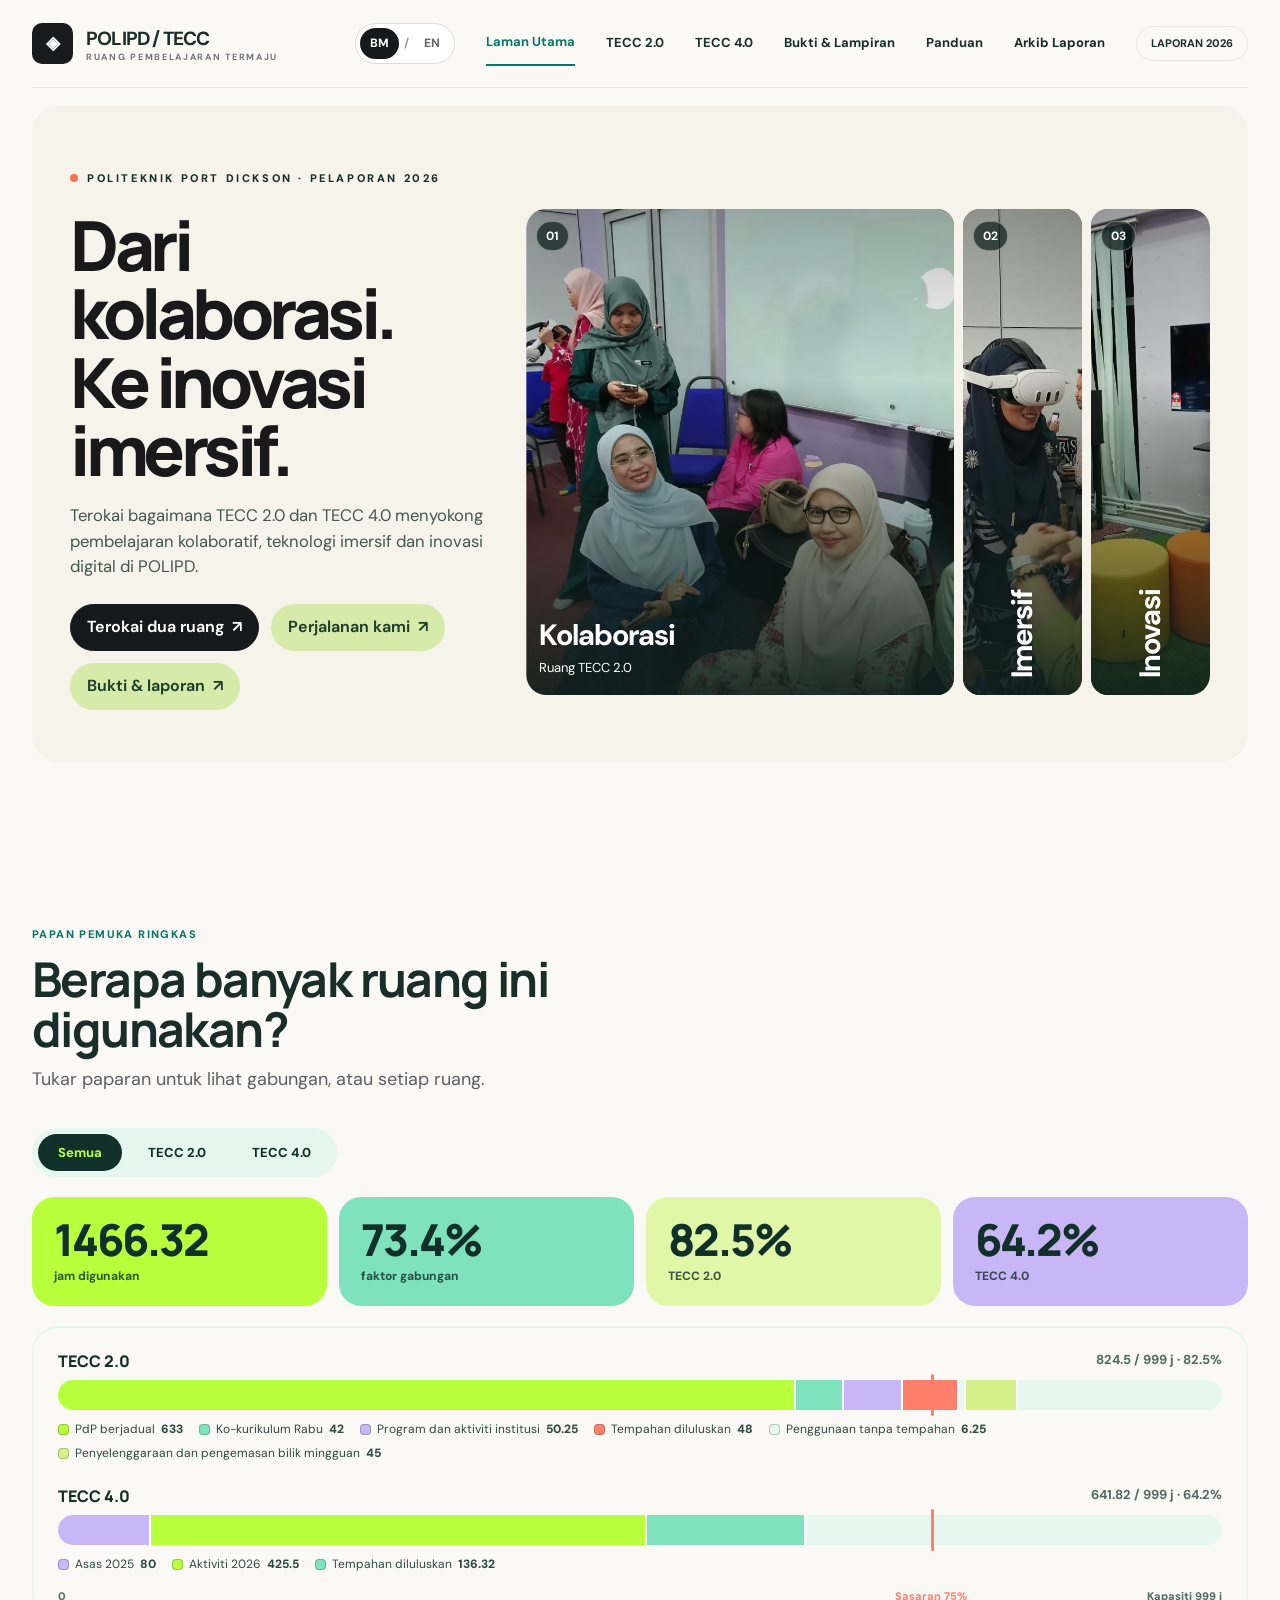
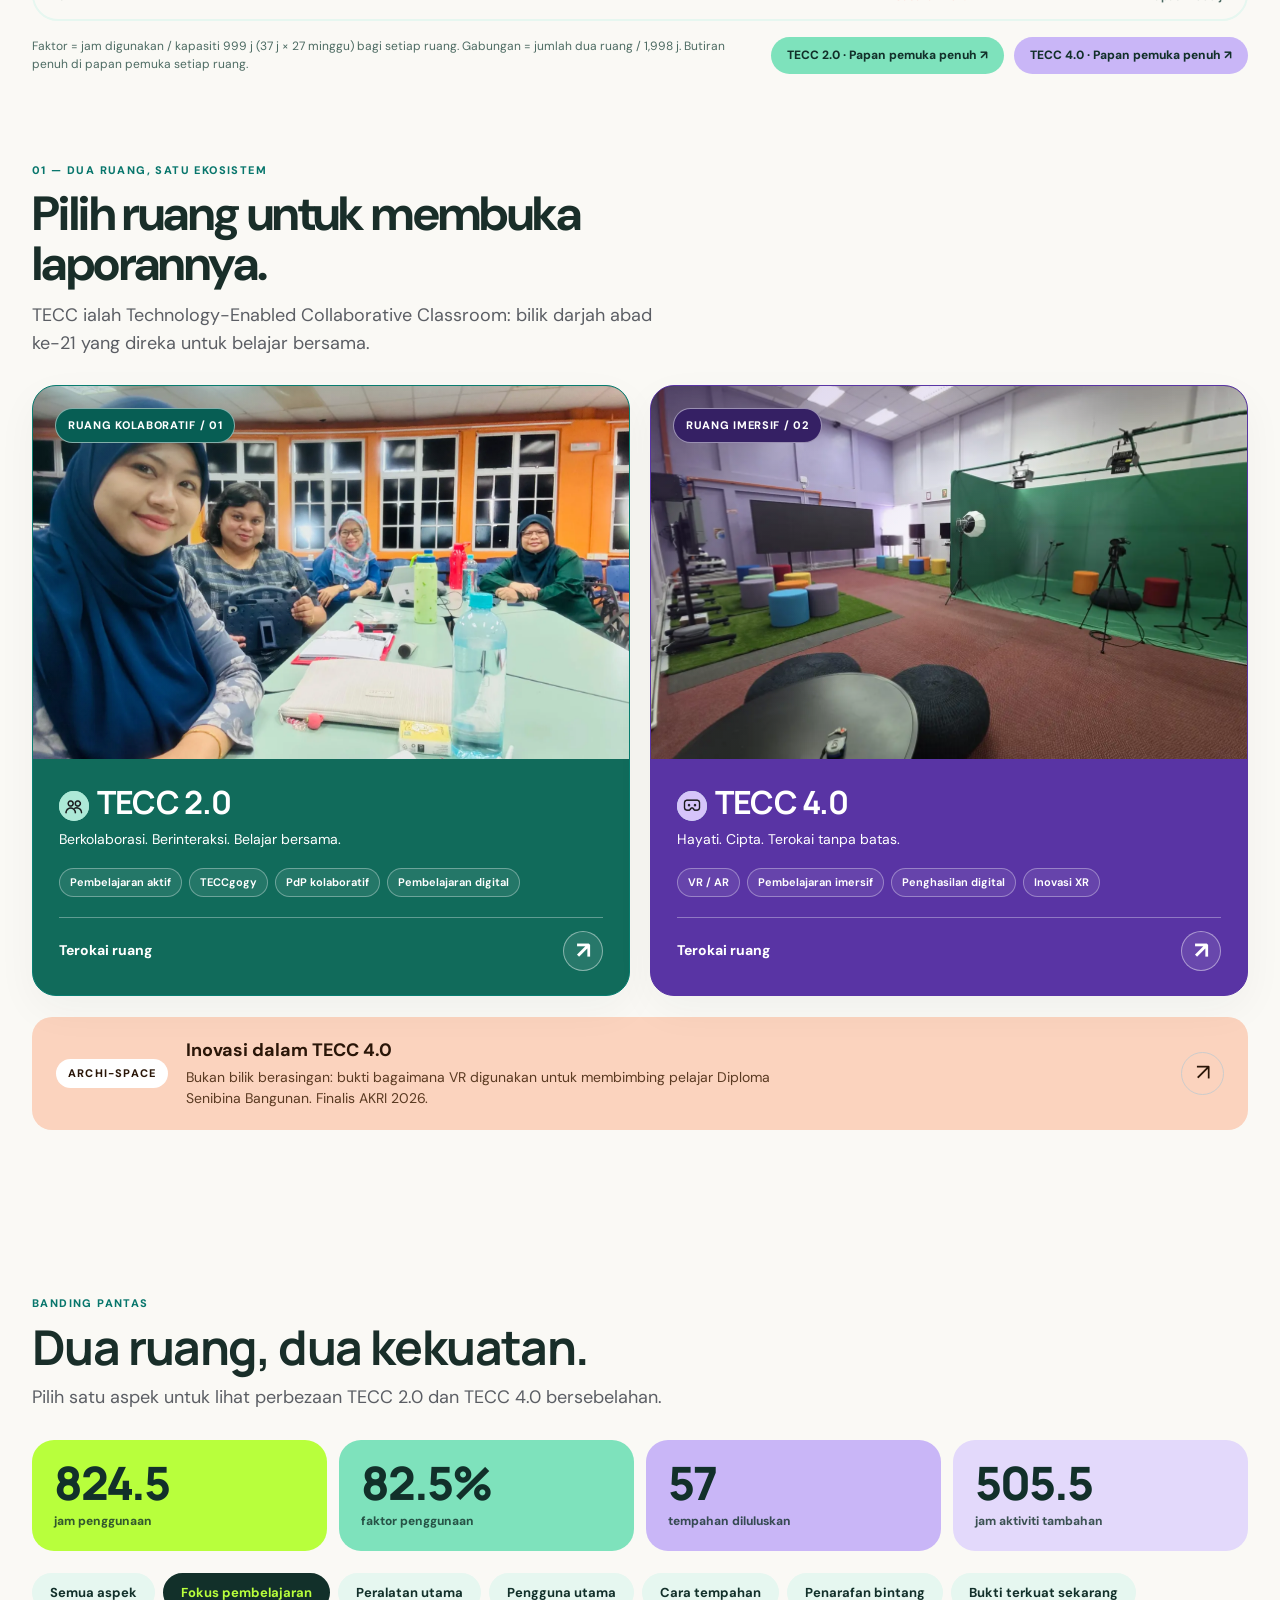
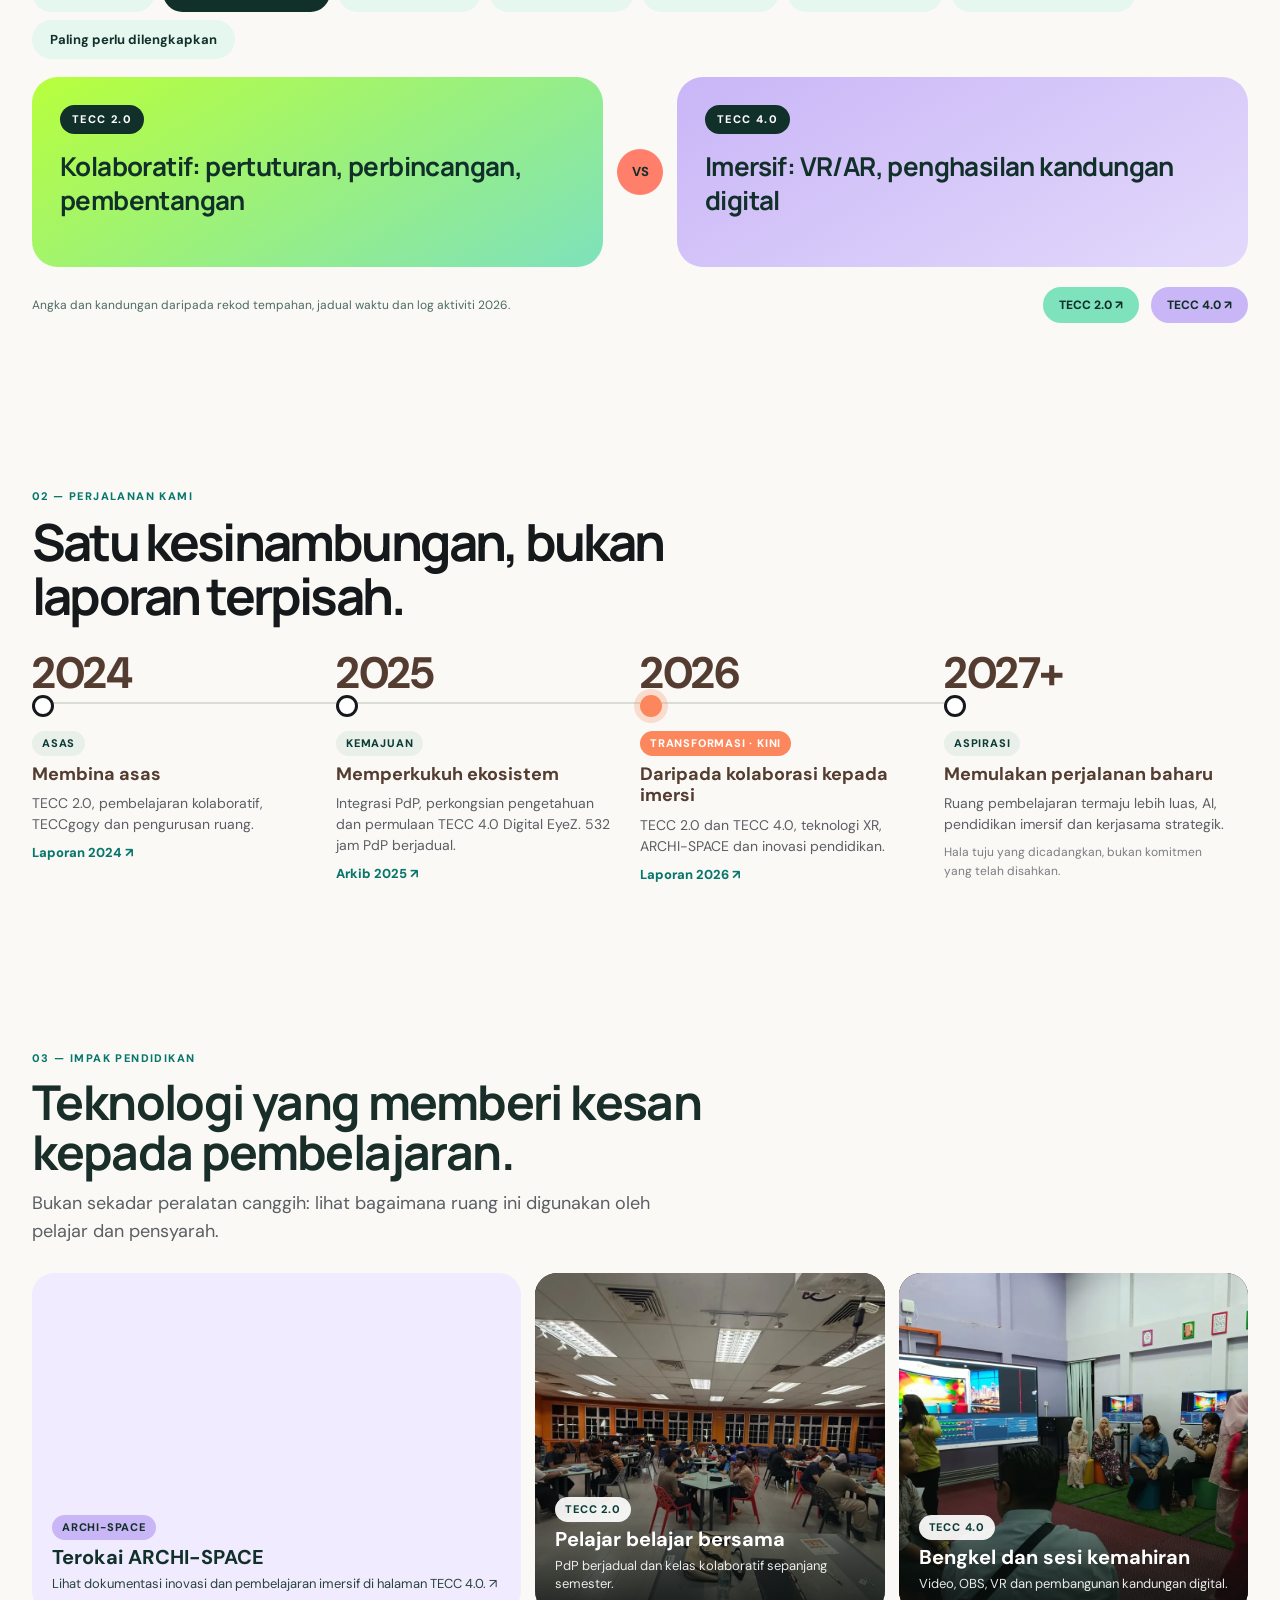
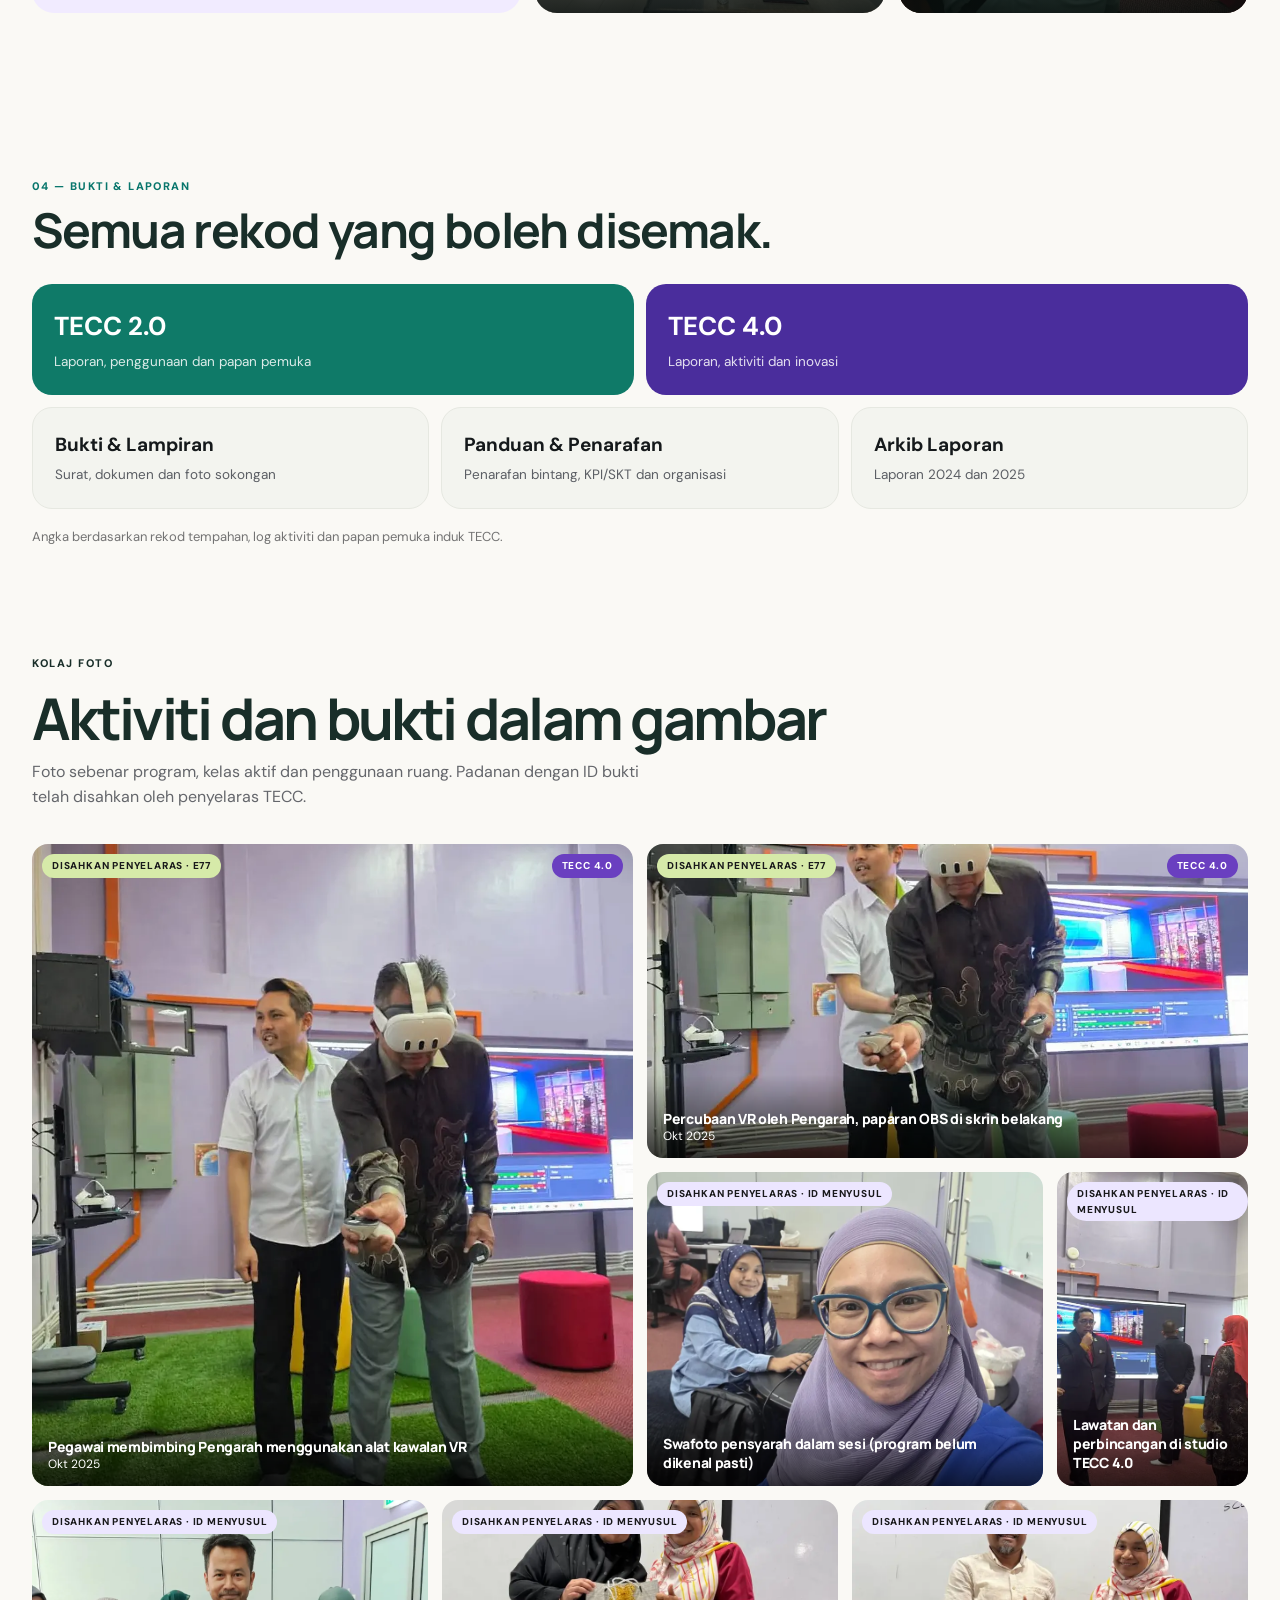
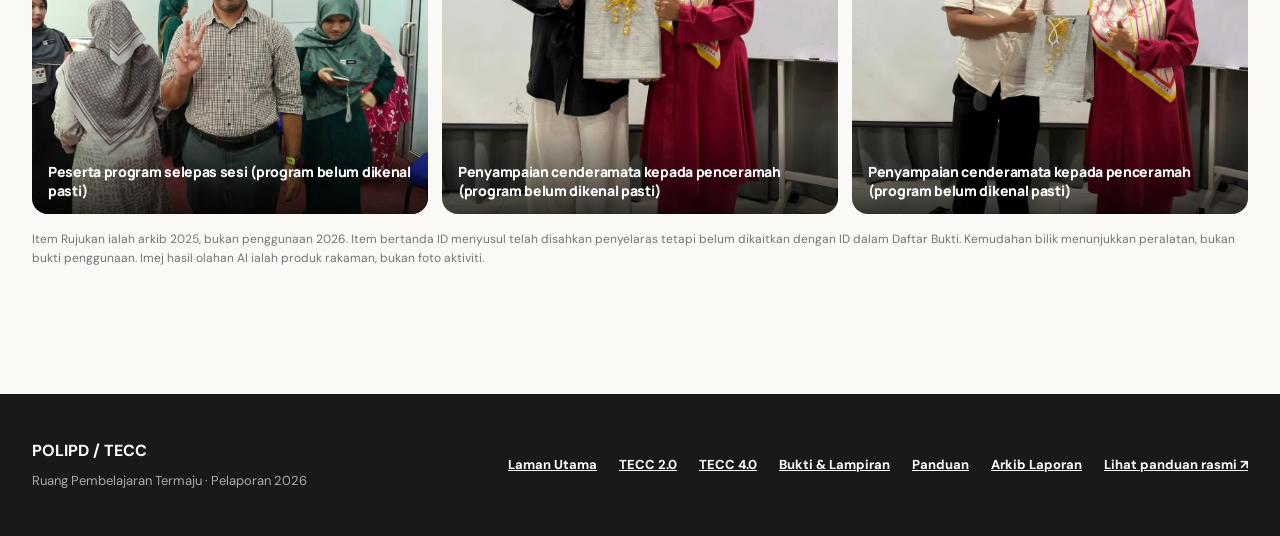
<file: index.html>
<!DOCTYPE html>

<html lang="ms"><head><meta charset="utf-8"/><meta content="width=device-width,initial-scale=1" name="viewport"/><meta content="#ffffff" name="theme-color"/><meta content="Pelaporan Ruang Pembelajaran Termaju POLIPD 2026: TECC 2.0 dan TECC 4.0." name="description"/><meta content="Advanced Learning Spaces | POLIPD 2026" property="og:title"/><meta content="Pelaporan Ruang Pembelajaran Termaju POLIPD 2026: TECC 2.0 dan TECC 4.0." property="og:description"/><title>Advanced Learning Spaces | POLIPD 2026</title><link href="assets/icons/dashboard.webp" rel="icon" type="image/webp"/><meta content="website" property="og:type"/><meta content="TECC 2026 · Laporan Ruang Pembelajaran Termaju POLIPD" property="og:title"/><meta content="Laporan penggunaan TECC 2.0 dan TECC 4.0, Politeknik Port Dickson 2026." property="og:description"/><meta content="assets/hero/tecc4.webp" property="og:image"/><meta content="#0b3d36" name="theme-color"/><link href="styles.css" rel="stylesheet"/><link href="premium.css?v=6.3" rel="stylesheet"/><link href="tecc2-extras.css" rel="stylesheet"/><link href="experience-v7.css?v=7.0" rel="stylesheet"/><link href="collage-v11.css?v=11" rel="stylesheet"/><link href="motion-v8.css?v=8.0" rel="stylesheet"/><link href="guide-v10.css?v=10.1" rel="stylesheet"/><link href="landing-v13.css?v=13" rel="stylesheet"/><link href="compare-v17.css?v=17" rel="stylesheet"/><link href="dash-v18.css?v=18" rel="stylesheet"/></head><body class="v7 v7-index v13"><a class="skip" data-i18n="t0" href="#main">Langkau ke kandungan</a><header class="wrap topbar"><a class="brand" href="index.html"><span class="brand-icon">◈</span><span><b data-i18n="t1">POLIPD / TECC</b><small data-i18n="t2">RUANG PEMBELAJARAN TERMAJU</small></span></a><nav aria-label="Main" class="nav" id="nav"><div aria-label="Website language" class="lang-toggle" role="group"><button aria-pressed="true" class="lang-option" data-lang="ms" type="button">BM</button><span aria-hidden="true">/</span><button aria-pressed="false" class="lang-option" data-lang="en" type="button">EN</button></div><a data-i18n="x27" data-page="index.html" href="index.html">Laman Utama</a><a data-i18n="x28" data-page="tecc2.html" href="tecc2.html">TECC 2.0</a><a data-i18n="x29" data-page="tecc4.html" href="tecc4.html">TECC 4.0</a><a data-i18n="x30" data-page="lampiran.html" href="lampiran.html">Bukti &amp; Lampiran</a><a data-bm="Panduan" data-en="Guide" data-page="panduan.html" href="panduan.html">Panduan</a><a data-i18n="x31" data-page="arkib2025.html" href="arkib2025.html">Arkib Laporan</a><span class="year" data-i18n="x32">LAPORAN 2026</span></nav><div aria-label="Website language" class="mobile-language lang-toggle" role="group"><button class="lang-option" data-lang="ms" type="button">BM</button><span aria-hidden="true">/</span><button class="lang-option" data-lang="en" type="button">EN</button></div><button aria-controls="nav" aria-expanded="false" aria-label="Toggle menu" class="menu" id="menu">☰</button></header><main id="main"><section class="hero wrap v7-hero"><div class="v7-hero-copy"><div class="eyebrow"><i class="dot"></i><span data-i18n="x1">POLITEKNIK PORT DICKSON · PELAPORAN 2026</span></div><h1><b class="l1" data-i18n="x2">Dari kolaborasi.</b><br/><span data-i18n="x3">Ke inovasi imersif.</span></h1><p data-i18n="x4">Terokai bagaimana TECC 2.0 dan TECC 4.0 menyokong pembelajaran kolaboratif, teknologi imersif dan inovasi digital di POLIPD.</p><div class="journey-actions"><a class="journey-link lp-primary" href="#choose"><span data-bm="Terokai dua ruang" data-en="Explore the two spaces">Terokai dua ruang</span> <span aria-hidden="true">↗</span></a><a class="journey-link" href="#journey"><span data-bm="Perjalanan kami" data-en="Our journey">Perjalanan kami</span> <span aria-hidden="true">↗</span></a><a class="journey-link" href="#bukti"><span data-bm="Bukti &amp; laporan" data-en="Evidence &amp; reports">Bukti &amp; laporan</span> <span aria-hidden="true">↗</span></a></div></div><div aria-label="Photo gallery" class="v7-gallery v7-hero-gallery" role="group"><button aria-pressed="true" class="v7-photo is-active" type="button"><img alt="Kolaborasi" decoding="async" fetchpriority="high" src="assets/gallery/idx-sesi-bersama.webp"/><span class="v7-photo-number">01</span><span class="v7-photo-caption"><strong data-bm="Kolaborasi" data-en="Collaborate">Kolaborasi</strong><span class="v7-photo-detail"><span data-bm="Ruang TECC 2.0" data-en="TECC 2.0 learning space">Ruang TECC 2.0</span></span></span></button><button aria-pressed="false" class="v7-photo" type="button"><img alt="Imersif" decoding="async" loading="lazy" src="assets/gallery/idx-vr-studio.webp"/><span class="v7-photo-number">02</span><span class="v7-photo-caption"><strong data-bm="Imersif" data-en="Immerse">Imersif</strong><span class="v7-photo-detail"><span data-bm="Pembelajaran melalui VR" data-en="Learning through VR">Pembelajaran melalui VR</span></span></span></button><button aria-pressed="false" class="v7-photo" type="button"><img alt="Inovasi" decoding="async" loading="lazy" src="assets/gallery/idx-vr-pensyarah.webp"/><span class="v7-photo-number">03</span><span class="v7-photo-caption"><strong data-bm="Inovasi" data-en="Innovate">Inovasi</strong><span class="v7-photo-detail"><span data-bm="ARCHI-SPACE · bimbingan VR" data-en="ARCHI-SPACE · VR guidance">ARCHI-SPACE · bimbingan VR</span></span></span></button></div></section><section aria-label="Angka utama" class="wrap lp-stats"><a href="tecc2.html#dash"><strong data-v7-metric="tecc2.summary.total">824.5</strong><span data-bm="jam penggunaan TECC 2.0" data-en="TECC 2.0 usage hours">jam penggunaan TECC 2.0</span></a><a href="tecc2.html#dash"><strong data-suffix="%" data-v7-metric="tecc2.summary.factor">82.5%</strong><span data-bm="faktor penggunaan · sasaran 75–80%" data-en="utility factor · target 75–80%">faktor penggunaan · sasaran 75–80%</span></a><a href="tecc4.html#dash"><strong data-v7-metric="tecc4.summary.approved">57</strong><span data-bm="tempahan diluluskan TECC 4.0" data-en="TECC 4.0 approved bookings">tempahan diluluskan TECC 4.0</span></a><a href="tecc4.html#usage"><strong data-v7-metric="tecc4.activityHours">505.5</strong><span data-bm="jam aktiviti tambahan TECC 4.0" data-en="TECC 4.0 additional activity hours">jam aktiviti tambahan TECC 4.0</span></a></section><section class="wrap v7-reveal" id="choose"><div class="lp-head"><span class="kicker" data-bm="01 — DUA RUANG, SATU EKOSISTEM" data-en="01 — TWO SPACES, ONE ECOSYSTEM">01 — DUA RUANG, SATU EKOSISTEM</span><h2 data-bm="Pilih ruang untuk membuka laporannya." data-en="Choose a space to open its report.">Pilih ruang untuk membuka laporannya.</h2><p class="lead" data-bm="TECC ialah Technology-Enabled Collaborative Classroom: bilik darjah abad ke-21 yang direka untuk belajar bersama." data-en="TECC stands for Technology-Enabled Collaborative Classroom: a 21st-century classroom designed for learning together.">TECC ialah Technology-Enabled Collaborative Classroom: bilik darjah abad ke-21 yang direka untuk belajar bersama.</p></div><div class="choice-grid"><a class="room-card room-card--tecc2" href="tecc2.html"><div class="room-art art-2 photo-cover"><img alt="Ruang pembelajaran kolaboratif TECC 2.0 di POLIPD" decoding="async" loading="eager" src="assets/gallery/tecc2-mesyuarat-jpa-jun2026.webp"/><span class="tilt" data-i18n="x7">RUANG KOLABORATIF / 01</span></div><div class="room-info"><div class="room-copy"><h3>TECC 2.0</h3><p data-i18n="x8">Berkolaborasi. Berinteraksi. Belajar bersama.</p></div><div class="room-features"><span data-bm="Pembelajaran aktif" data-en="Active learning">Pembelajaran aktif</span><span data-bm="TECCgogy" data-en="TECCgogy">TECCgogy</span><span data-bm="PdP kolaboratif" data-en="Collaborative learning">PdP kolaboratif</span><span data-bm="Pembelajaran digital" data-en="Digital learning">Pembelajaran digital</span></div><div class="room-cta"><span data-bm="Terokai ruang" data-en="Explore space">Terokai ruang</span><span aria-hidden="true" class="circle-arrow">↗</span></div></div></a><a class="room-card room-card--tecc4" href="tecc4.html"><div class="room-art art-4 photo-cover"><img alt="Studio TECC 4.0 di POLIPD" decoding="async" loading="eager" src="assets/gallery/idx-studio-lebar.webp"/><span class="tilt" data-i18n="x9">RUANG IMERSIF / 02</span></div><div class="room-info"><div class="room-copy"><h3>TECC 4.0</h3><p data-i18n="x10">Hayati. Cipta. Terokai tanpa batas.</p></div><div class="room-features"><span data-bm="VR / AR" data-en="VR / AR">VR / AR</span><span data-bm="Pembelajaran imersif" data-en="Immersive learning">Pembelajaran imersif</span><span data-bm="Penghasilan digital" data-en="Digital production">Penghasilan digital</span><span data-bm="Inovasi XR" data-en="XR innovation">Inovasi XR</span></div><div class="room-cta"><span data-bm="Terokai ruang" data-en="Explore space">Terokai ruang</span><span aria-hidden="true" class="circle-arrow">↗</span></div></div></a></div><a class="lp-archi" href="tecc4.html#innovation"><span class="lp-archi-tag">ARCHI-SPACE</span><div><strong data-bm="Inovasi dalam TECC 4.0" data-en="Innovation inside TECC 4.0">Inovasi dalam TECC 4.0</strong><p data-bm="Bukan bilik berasingan: bukti bagaimana VR digunakan untuk membimbing pelajar Diploma Senibina Bangunan. Finalis AKRI 2026." data-en="Not a separate room: evidence of how VR is used to guide Diploma in Building Architecture students. AKRI 2026 finalist.">Bukti bagaimana VR digunakan untuk membimbing pelajar Diploma Senibina Bangunan. Finalis AKRI 2026.</p></div><span aria-hidden="true" class="circle-arrow">↗</span></a></section><section class="wrap section lp-journey v7-reveal" id="journey"><div class="lp-head"><span class="kicker" data-bm="02 — PERJALANAN KAMI" data-en="02 — OUR JOURNEY">02 — PERJALANAN KAMI</span><h2 data-bm="Satu kesinambungan, bukan laporan terpisah." data-en="One continuing story, not separate reports.">Satu kesinambungan, bukan laporan terpisah.</h2></div><ol class="lp-timeline"><li class="t24"><b>2024</b><span class="lp-tag" data-bm="Asas" data-en="Foundation">Asas</span><h3 data-bm="Membina asas" data-en="Establishing the foundation">Membina asas</h3><p data-bm="TECC 2.0, pembelajaran kolaboratif, TECCgogy dan pengurusan ruang." data-en="TECC 2.0, collaborative learning, TECCgogy and space management.">TECC 2.0, pembelajaran kolaboratif, TECCgogy dan pengurusan ruang.</p><a data-bm="Laporan 2024 ↗" data-en="2024 report ↗" href="https://polipdtecc.my.canva.site/tecc-2-0-part-1-about-us">Laporan 2024 ↗</a></li><li class="t25"><b>2025</b><span class="lp-tag" data-bm="Kemajuan" data-en="Progression">Kemajuan</span><h3 data-bm="Memperkukuh ekosistem" data-en="Strengthening the ecosystem">Memperkukuh ekosistem</h3><p data-bm="Integrasi PdP, perkongsian pengetahuan dan permulaan TECC 4.0 Digital EyeZ. 532 jam PdP berjadual." data-en="Teaching integration, knowledge sharing and the start of TECC 4.0 Digital EyeZ. 532 scheduled teaching hours.">Integrasi PdP, perkongsian pengetahuan dan permulaan TECC 4.0 Digital EyeZ. 532 jam PdP berjadual.</p><a data-bm="Arkib 2025 ↗" data-en="2025 archive ↗" href="arkib2025.html">Arkib 2025 ↗</a></li><li class="t26 now"><b>2026</b><span class="lp-tag" data-bm="Transformasi · kini" data-en="Transformation · now">Transformasi · kini</span><h3 data-bm="Daripada kolaborasi kepada imersi" data-en="From collaboration to immersion">Daripada kolaborasi kepada imersi</h3><p data-bm="TECC 2.0 dan TECC 4.0, teknologi XR, ARCHI-SPACE dan inovasi pendidikan." data-en="TECC 2.0 and TECC 4.0, XR technology, ARCHI-SPACE and educational innovation.">TECC 2.0 dan TECC 4.0, teknologi XR, ARCHI-SPACE dan inovasi pendidikan.</p><a data-bm="Laporan 2026 ↗" data-en="2026 report ↗" href="tecc4.html">Laporan 2026 ↗</a></li><li class="t27"><b>2027+</b><span class="lp-tag" data-bm="Aspirasi" data-en="Aspiration">Aspirasi</span><h3 data-bm="Memulakan perjalanan baharu" data-en="Embarking on a new journey">Memulakan perjalanan baharu</h3><p data-bm="Ruang pembelajaran termaju lebih luas, AI, pendidikan imersif dan kerjasama strategik." data-en="Expanding advanced learning spaces, AI, immersive education and strategic collaborations.">Ruang pembelajaran termaju lebih luas, AI, pendidikan imersif dan kerjasama strategik.</p><span class="lp-note" data-bm="Hala tuju yang dicadangkan, bukan komitmen yang telah disahkan." data-en="Proposed direction, not a confirmed commitment.">Hala tuju yang dicadangkan, bukan komitmen yang telah disahkan.</span></li></ol></section><section class="wrap section lp-impact v7-reveal" id="impact"><div class="lp-head"><span class="kicker" data-bm="03 — IMPAK PENDIDIKAN" data-en="03 — EDUCATIONAL IMPACT">03 — IMPAK PENDIDIKAN</span><h2 data-bm="Teknologi yang memberi kesan kepada pembelajaran." data-en="Technology that makes a difference to learning.">Teknologi yang memberi kesan kepada pembelajaran.</h2><p class="lead" data-bm="Bukan sekadar peralatan canggih: lihat bagaimana ruang ini digunakan oleh pelajar dan pensyarah." data-en="Not just advanced equipment: see how the spaces are used by students and lecturers.">Bukan sekadar peralatan canggih: lihat bagaimana ruang ini digunakan oleh pelajar dan pensyarah.</p></div><div class="lp-impact-grid"><a class="lp-i big lp-evidence-link" href="tecc4.html#innovation"><div><span class="lp-tag">ARCHI-SPACE</span><strong data-bm="Terokai ARCHI-SPACE" data-en="Explore ARCHI-SPACE">Terokai ARCHI-SPACE</strong><span data-bm="Lihat dokumentasi inovasi dan pembelajaran imersif di halaman TECC 4.0. ↗" data-en="View innovation and immersive learning documentation on the TECC 4.0 page. ↗">Lihat dokumentasi inovasi dan pembelajaran imersif di halaman TECC 4.0. ↗</span></div></a><a class="lp-i" href="tecc2.html#usage"><img alt="Kelas besar di ruang TECC 2.0" loading="lazy" src="assets/gallery/tecc2-kelas-kumpulan.webp"/><div><span class="lp-tag">TECC 2.0</span><strong data-bm="Pelajar belajar bersama" data-en="Students learning together">Pelajar belajar bersama</strong><span data-bm="PdP berjadual dan kelas kolaboratif sepanjang semester." data-en="Scheduled classes and collaborative learning throughout the semester.">PdP berjadual dan kelas kolaboratif sepanjang semester.</span></div></a><a class="lp-i" href="tecc4.html#usage"><img alt="Sesi kumpulan di hadapan skrin LED TECC 4.0" loading="lazy" src="assets/gallery/idx-sesi-skrin-led.webp"/><div><span class="lp-tag">TECC 4.0</span><strong data-bm="Bengkel dan sesi kemahiran" data-en="Workshops and skills sessions">Bengkel dan sesi kemahiran</strong><span data-bm="Video, OBS, VR dan pembangunan kandungan digital." data-en="Video, OBS, VR and digital content development.">Video, OBS, VR dan pembangunan kandungan digital.</span></div></a></div></section><section class="wrap section lp-hub v7-reveal" id="bukti"><div class="lp-head"><span class="kicker" data-bm="04 — BUKTI &amp; LAPORAN" data-en="04 — EVIDENCE &amp; REPORTS">04 — BUKTI &amp; LAPORAN</span><h2 data-bm="Semua rekod yang boleh disemak." data-en="Every record, open to verification.">Semua rekod yang boleh disemak.</h2></div><div class="lp-hub-grid"><a class="h2" href="tecc2.html"><b>TECC 2.0</b><span data-bm="Laporan, penggunaan dan papan pemuka" data-en="Report, usage and dashboard">Laporan, penggunaan dan papan pemuka</span></a><a class="h4" href="tecc4.html"><b>TECC 4.0</b><span data-bm="Laporan, aktiviti dan inovasi" data-en="Report, activities and innovation">Laporan, aktiviti dan inovasi</span></a><a href="lampiran.html"><b data-bm="Bukti &amp; Lampiran" data-en="Evidence &amp; Appendices">Bukti &amp; Lampiran</b><span data-bm="Surat, dokumen dan foto sokongan" data-en="Letters, documents and supporting photos">Surat, dokumen dan foto sokongan</span></a><a href="panduan.html"><b data-bm="Panduan &amp; Penarafan" data-en="Guide &amp; Rating">Panduan &amp; Penarafan</b><span data-bm="Penarafan bintang, KPI/SKT dan organisasi" data-en="Star rating, KPI/SKT and organisation">Penarafan bintang, KPI/SKT dan organisasi</span></a><a href="arkib2025.html"><b data-bm="Arkib Laporan" data-en="Report archive">Arkib Laporan</b><span data-bm="Laporan 2024 dan 2025" data-en="2024 and 2025 reports">Laporan 2024 dan 2025</span></a></div><p class="small muted" data-bm="Angka berdasarkan rekod tempahan, log aktiviti dan papan pemuka induk TECC." data-en="Figures are based on booking records, activity logs and the TECC master dashboard.">Angka berdasarkan rekod tempahan, log aktiviti dan papan pemuka induk TECC.</p></section></main><footer class="footer"><div class="wrap footflex"><div><b data-i18n="t1">POLIPD / TECC</b><p data-i18n="t25">Ruang Pembelajaran Termaju · Pelaporan 2026</p></div><div class="footlinks"><a data-i18n="x27" href="index.html">Laman Utama</a><a data-i18n="x28" href="tecc2.html">TECC 2.0</a><a data-i18n="x29" href="tecc4.html">TECC 4.0</a><a data-i18n="x30" href="lampiran.html">Bukti &amp; Lampiran</a><a data-bm="Panduan" data-en="Guide" href="panduan.html">Panduan</a><a data-i18n="x31" href="arkib2025.html">Arkib Laporan</a><a data-i18n="t23" href="assets/panduan-pelaporan-ruang.pdf" rel="noopener" target="_blank">Lihat panduan rasmi ↗</a></div></div></footer><script src="data/site-data.js?v=6.3"></script><script src="i18n-extra.js"></script><script src="render.js?v=6.3"></script><script src="v5.js?v=6.3"></script><script src="icons.js"></script><script src="app.js"></script><script src="enhance.js"></script><script defer="" src="collage-v11.js?v=11"></script><script src="motion-v8.js?v=8.0"></script><script defer="" src="experience-v7.js?v=7.0"></script><script defer="" src="compare-v17.js?v=17"></script><script defer="" src="dash-v18.js?v=18"></script></body></html>
</file>
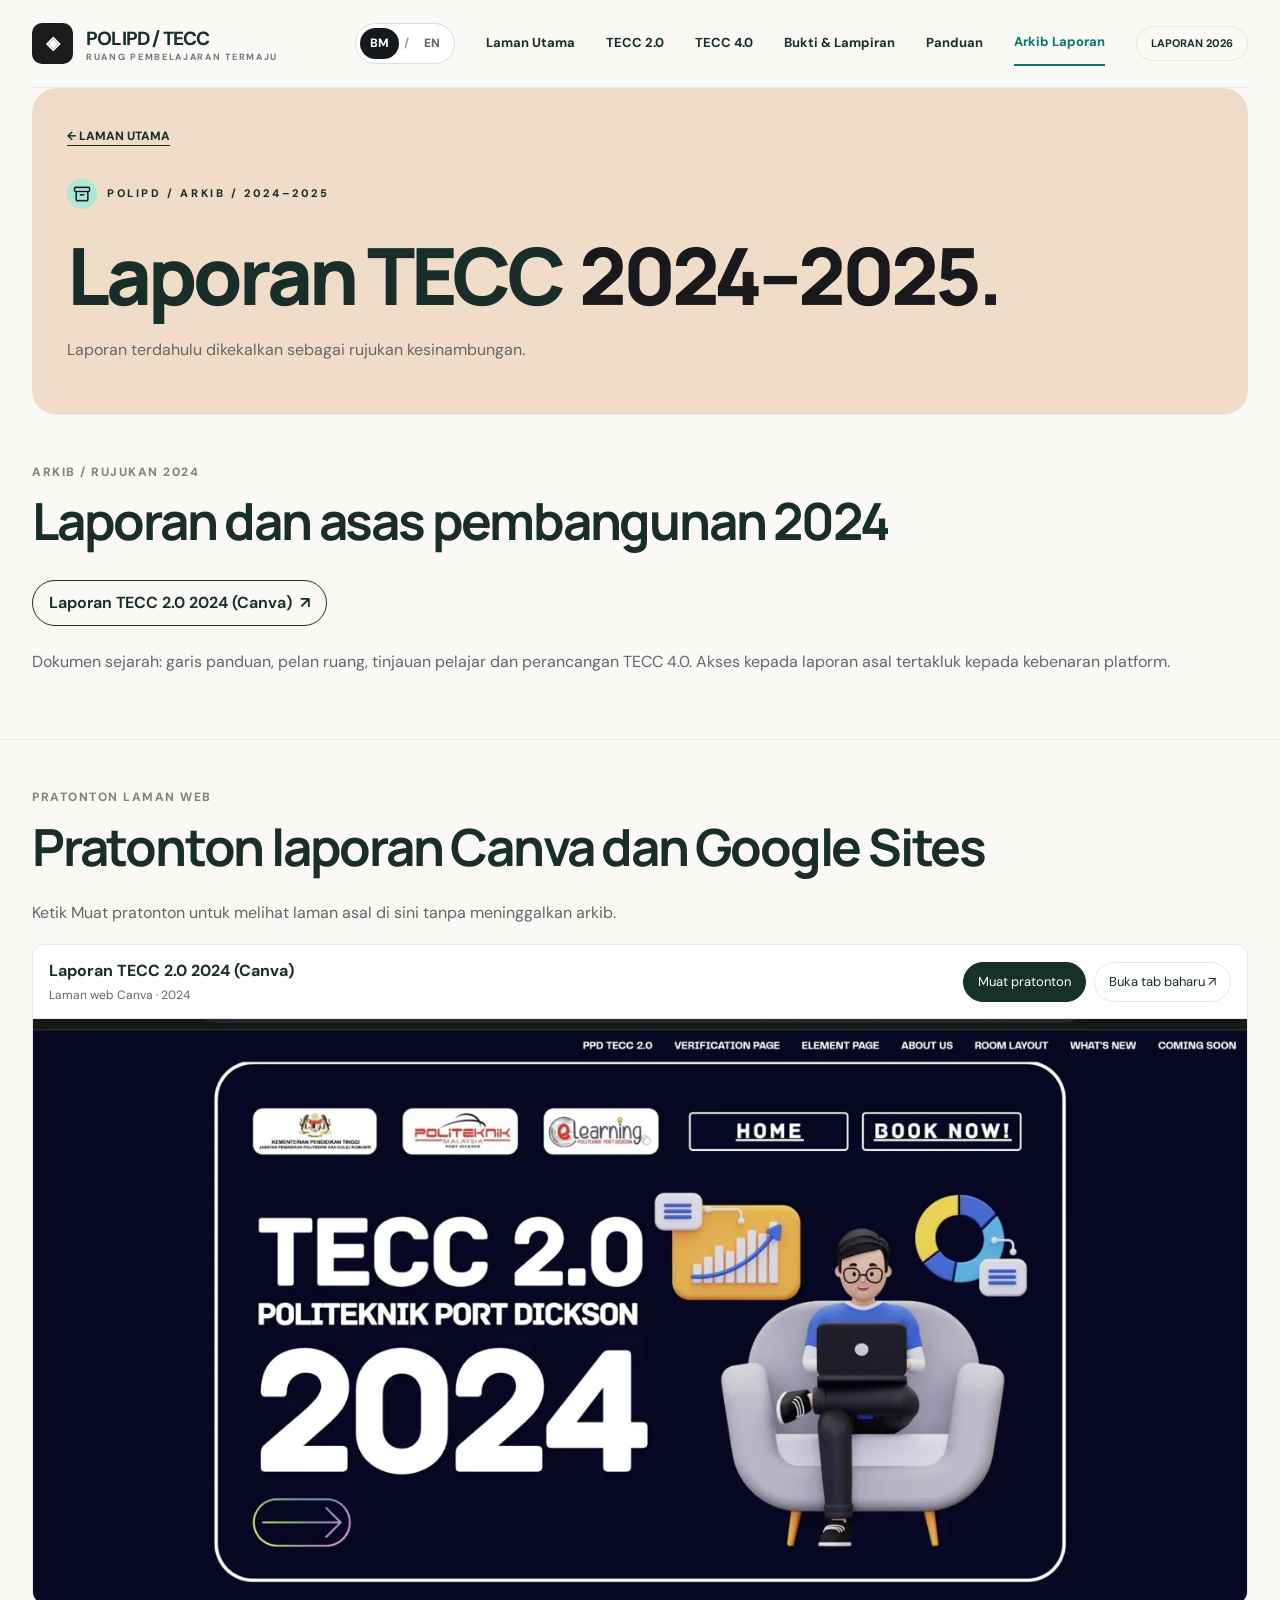
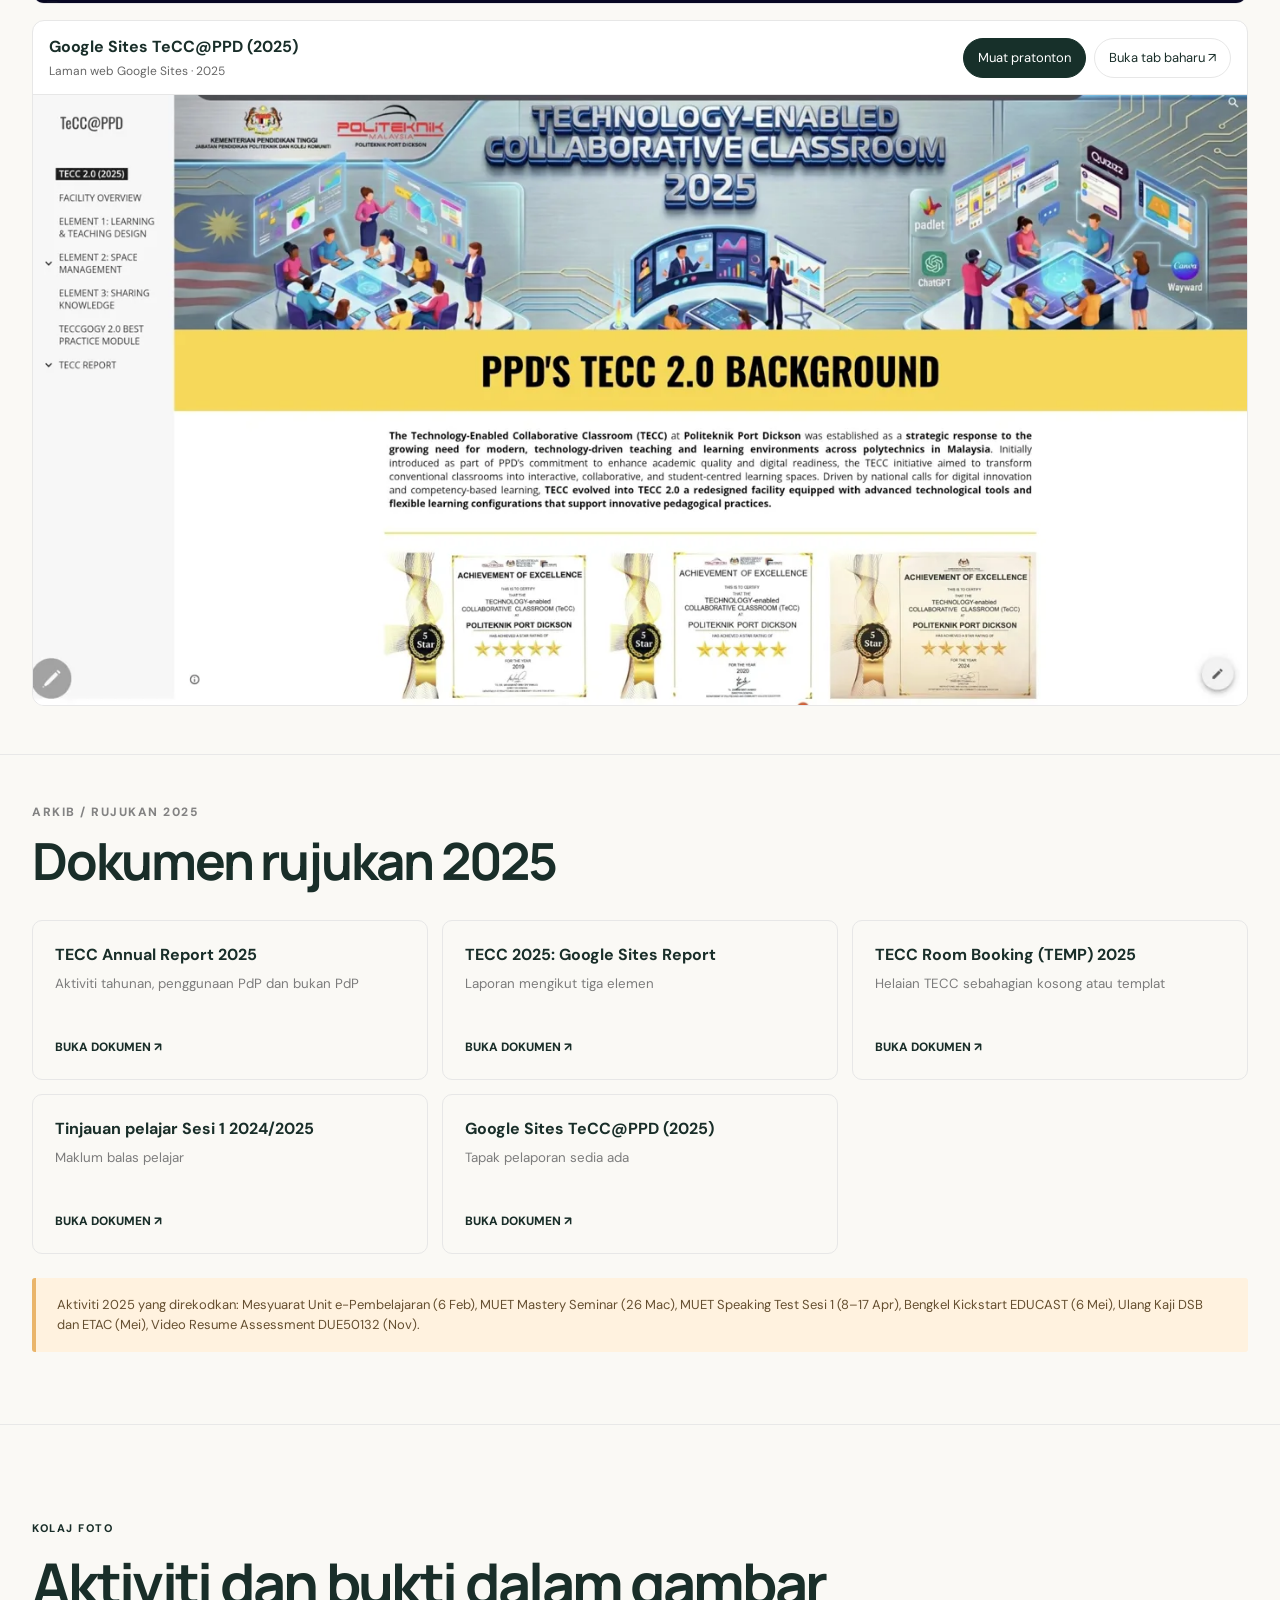
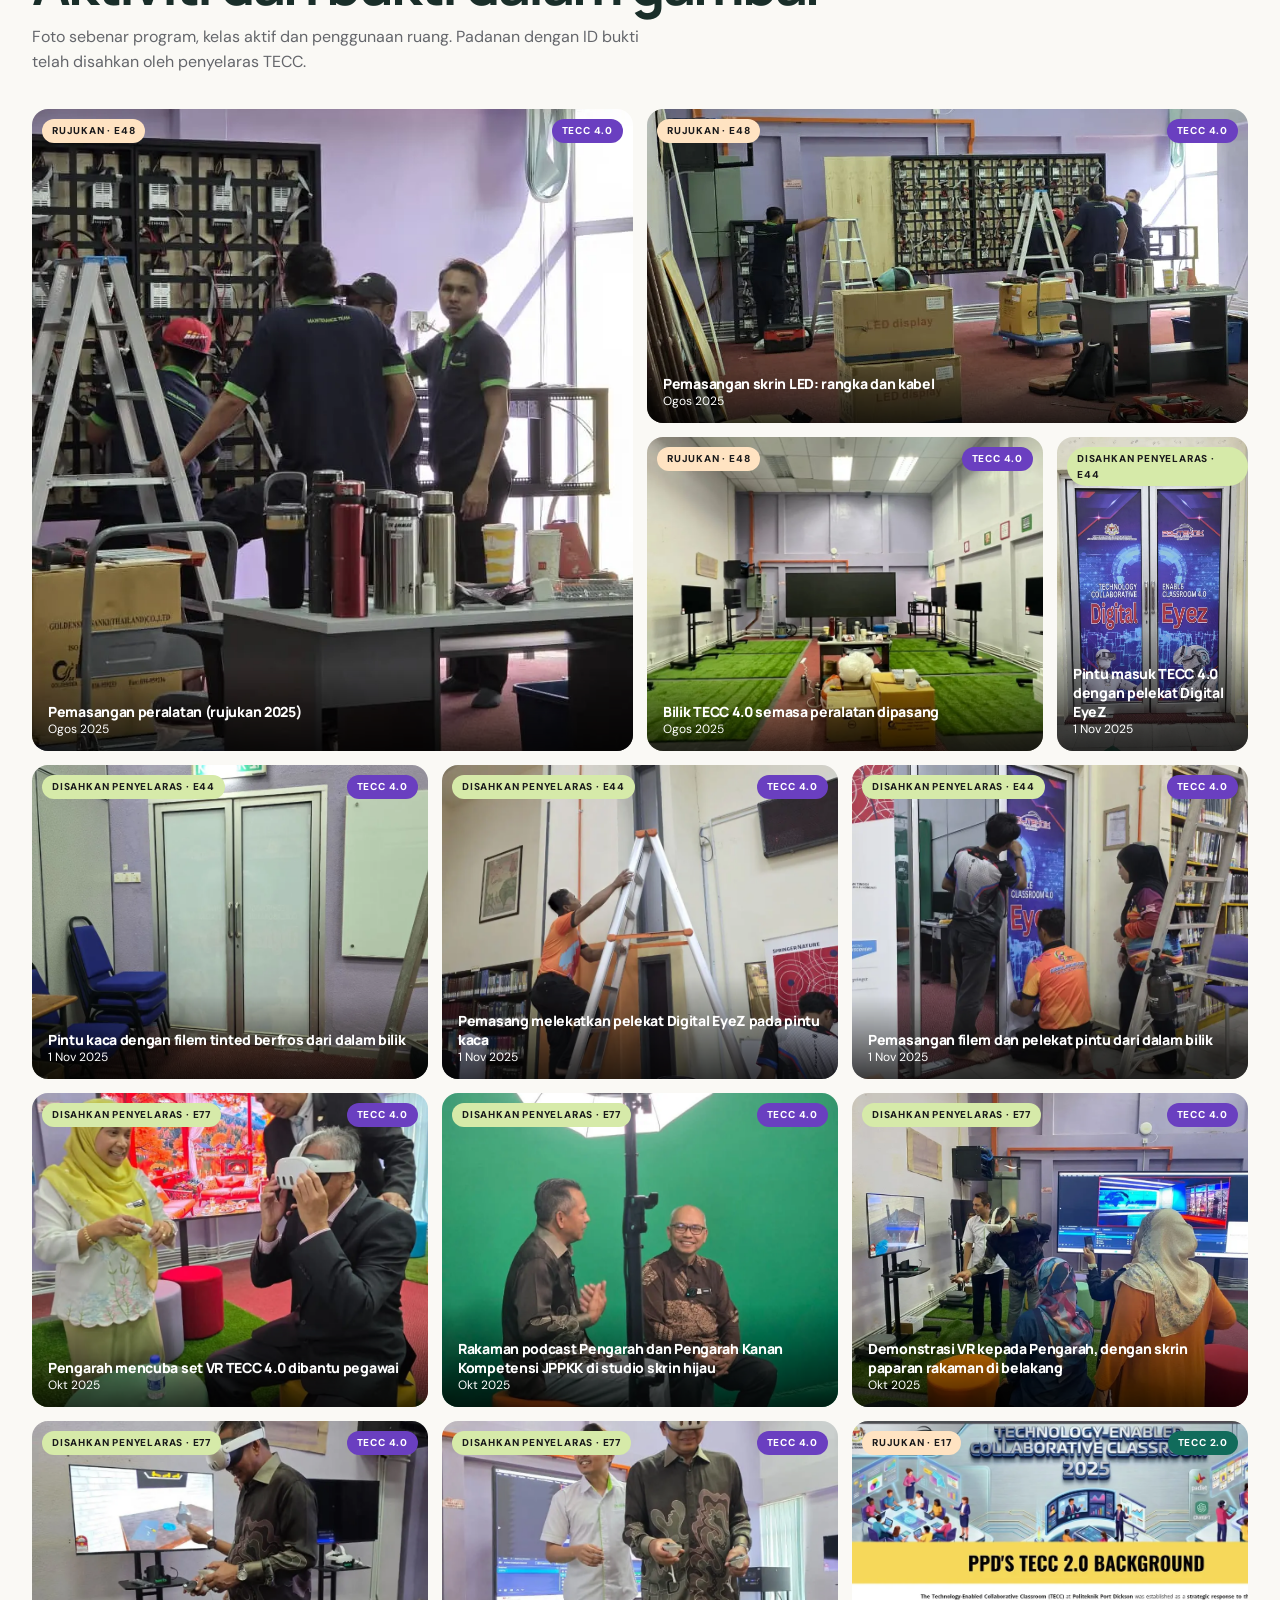
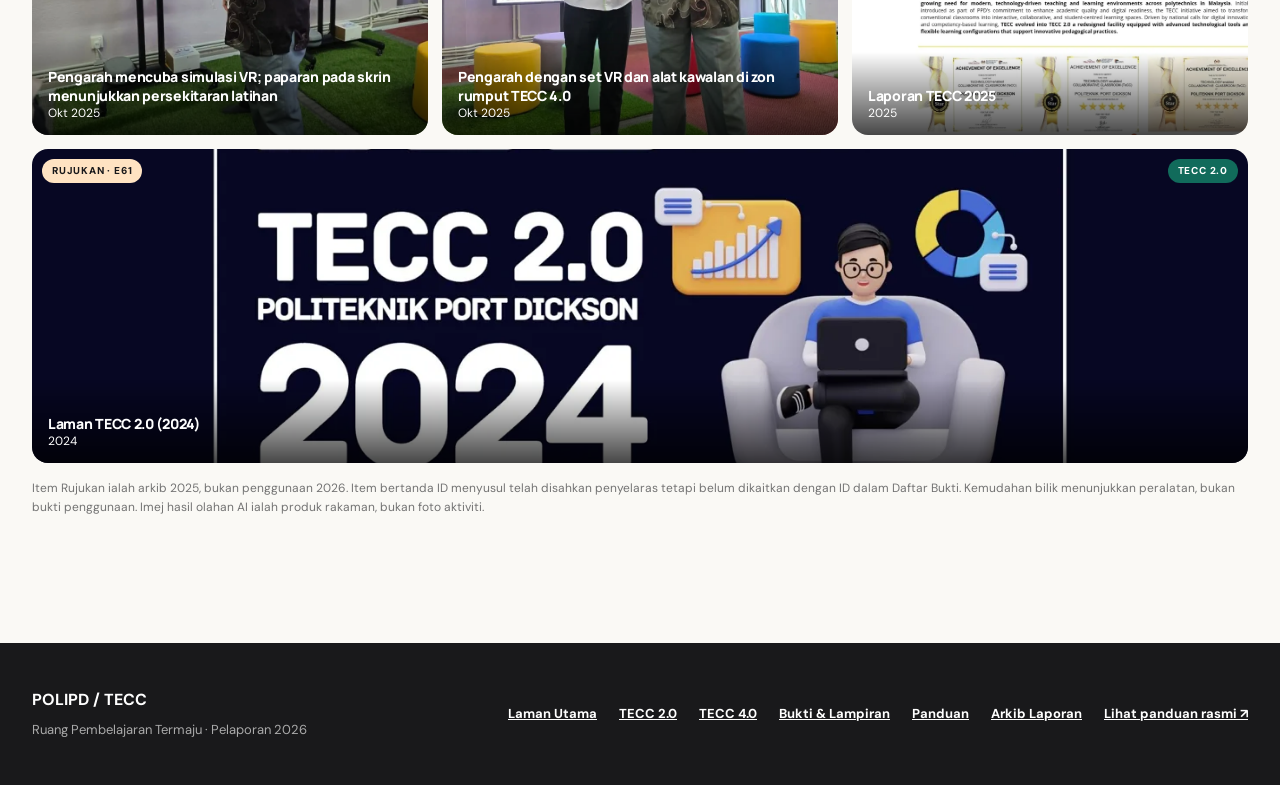
<file: arkib2025.html>
<!DOCTYPE html>

<html lang="ms"><head><meta charset="utf-8"/><meta content="width=device-width,initial-scale=1" name="viewport"/><meta content="#ffffff" name="theme-color"/><meta content="Arkib dan rujukan laporan TECC 2025." name="description"/><meta content="Arkib 2025 | POLIPD" property="og:title"/><meta content="Arkib dan rujukan laporan TECC 2025." property="og:description"/><title>Arkib 2025 | POLIPD</title><link rel="icon" type="image/webp" href="assets/icons/dashboard.webp"/><meta property="og:type" content="website"/><meta property="og:title" content="TECC 2026 · Laporan Ruang Pembelajaran Termaju POLIPD"/><meta property="og:description" content="Laporan penggunaan TECC 2.0 dan TECC 4.0, Politeknik Port Dickson 2026."/><meta property="og:image" content="assets/hero/tecc4.webp"/><meta name="theme-color" content="#0b3d36"/><link href="styles.css" rel="stylesheet"/><link href="premium.css?v=6.3" rel="stylesheet"/><link href="tecc2-extras.css" rel="stylesheet"/><link href="experience-v7.css?v=7.0" rel="stylesheet"/><link href="collage-v11.css?v=11" rel="stylesheet"/><link href="motion-v8.css?v=8.0" rel="stylesheet"/></head><body class="v7 v7-arkib2025"><a class="skip" data-i18n="t0" href="#main">Langkau ke kandungan</a><header class="wrap topbar"><a class="brand" href="index.html"><span class="brand-icon">◈</span><span><b data-i18n="t1">POLIPD / TECC</b><small data-i18n="t2">RUANG PEMBELAJARAN TERMAJU</small></span></a><nav aria-label="Main" class="nav" id="nav"><div aria-label="Website language" class="lang-toggle" role="group"><button aria-pressed="true" class="lang-option" data-lang="ms" type="button">BM</button><span aria-hidden="true">/</span><button aria-pressed="false" class="lang-option" data-lang="en" type="button">EN</button></div><a data-i18n="x27" data-page="index.html" href="index.html">Laman Utama</a><a data-i18n="x28" data-page="tecc2.html" href="tecc2.html">TECC 2.0</a><a data-i18n="x29" data-page="tecc4.html" href="tecc4.html">TECC 4.0</a><a data-i18n="x30" data-page="lampiran.html" href="lampiran.html">Bukti &amp; Lampiran</a><a data-bm="Panduan" data-en="Guide" data-page="panduan.html" href="panduan.html">Panduan</a><a data-i18n="x31" data-page="arkib2025.html" href="arkib2025.html">Arkib Laporan</a><span class="year" data-i18n="x32">LAPORAN 2026</span></nav><div aria-label="Website language" class="mobile-language lang-toggle" role="group"><button class="lang-option" data-lang="ms" type="button">BM</button><span aria-hidden="true">/</span><button class="lang-option" data-lang="en" type="button">EN</button></div><button aria-controls="nav" aria-expanded="false" aria-label="Toggle menu" class="menu" id="menu">☰</button></header><main id="main"><section class="inside-hero wrap v7-archivehero"><a class="back" data-i18n="x186" href="index.html">← LAMAN UTAMA</a><div class="eyebrow" style="margin-top:31px"><span data-i18n="x214">POLIPD / ARKIB / 2025</span></div><h1><span data-i18n="x215">Laporan TECC</span><br/><span data-i18n="x216">tahun 2025.</span></h1><p data-i18n="x217">Laporan 2025 dikekalkan sebagai rujukan kesinambungan.</p></section><section class="report-section" id="archive2024"><div class="wrap"><div class="section-num" data-bm="ARKIB / RUJUKAN 2024" data-en="ARCHIVE / 2024 REFERENCE">ARKIB / RUJUKAN 2024</div><h2 data-bm="Laporan dan asas pembangunan 2024" data-en="2024 report and development foundations">Laporan dan asas pembangunan 2024</h2><div class="journey-actions"><a class="journey-link" href="https://polipdtecc.my.canva.site/tecc-2-0-part-1-about-us"><span data-bm="Laporan TECC 2.0 2024 (Canva)" data-en="TECC 2.0 2024 report (Canva)">Laporan TECC 2.0 2024 (Canva)</span> <span aria-hidden="true">↗</span></a></div><p class="lead" data-bm="Dokumen sejarah: garis panduan, pelan ruang, tinjauan pelajar dan perancangan TECC 4.0. Akses kepada laporan asal tertakluk kepada kebenaran platform." data-en="Historical documentation: guidelines, floor plans, student surveys and TECC 4.0 planning. Access to original reports depends on platform permissions.">Dokumen sejarah: garis panduan, pelan ruang, tinjauan pelajar dan perancangan TECC 4.0. Akses kepada laporan asal tertakluk kepada kebenaran platform.</p></div></section><section class="report-section" id="embeds"><div class="wrap"><div class="section-num"><span data-bm="PRATONTON LAMAN WEB" data-en="WEBSITE PREVIEW">PRATONTON LAMAN WEB</span></div><h2><span data-bm="Pratonton laporan Canva dan Google Sites" data-en="Canva and Google Sites report preview">Pratonton laporan Canva dan Google Sites</span></h2><p class="lead"><span data-bm="Ketik Muat pratonton untuk melihat laman asal di sini tanpa meninggalkan arkib." data-en="Tap Load preview to view the original site here without leaving the archive.">Ketik Muat pratonton untuk melihat laman asal di sini tanpa meninggalkan arkib.</span></p><div class="embedgrid"><article class="embedcard" data-embed="canva"><header><div><b><span data-bm="Laporan TECC 2.0 2024 (Canva)" data-en="TECC 2.0 2024 report (Canva)">Laporan TECC 2.0 2024 (Canva)</span></b><small><span data-bm="Laman web Canva · 2024" data-en="Canva website · 2024">Laman web Canva · 2024</span></small></div><div class="embedbtns"><button type="button" class="embedload" data-url="https://polipdtecc.my.canva.site/tecc-2-0-part-1-about-us"><span data-bm="Muat pratonton" data-en="Load preview">Muat pratonton</span></button><a class="embedopen" href="https://polipdtecc.my.canva.site/tecc-2-0-part-1-about-us" target="_blank" rel="noopener"><span data-bm="Buka tab baharu ↗" data-en="Open in new tab ↗">Buka tab baharu ↗</span></a></div></header><a class="embedshot" href="https://polipdtecc.my.canva.site/tecc-2-0-part-1-about-us" target="_blank" rel="noopener"><img src="assets/arkib/arkib2024-canva-web.webp" alt="Tangkapan skrin laman web Canva TECC 2.0 2024" loading="lazy"/></a><div class="embedframe" hidden><iframe title="TECC 2.0 2024 report (Canva)" loading="lazy" referrerpolicy="no-referrer" sandbox="allow-scripts allow-same-origin allow-popups allow-forms" allow="fullscreen"></iframe><p class="embedfail" hidden><span data-bm="Pratonton tidak muncul? Tapak ini mungkin menyekat paparan terbenam atau memerlukan log masuk. Gunakan butang Buka tab baharu." data-en="Preview not showing? The site may block embedding or require sign-in. Use the Open in new tab button.">Pratonton tidak muncul? Tapak ini mungkin menyekat paparan terbenam atau memerlukan log masuk. Gunakan butang Buka tab baharu.</span></p></div></article><article class="embedcard" data-embed="gsites"><header><div><b><span data-bm="Google Sites TeCC@PPD (2025)" data-en="Google Sites TeCC@PPD (2025)">Google Sites TeCC@PPD (2025)</span></b><small><span data-bm="Laman web Google Sites · 2025" data-en="Google Sites website · 2025">Laman web Google Sites · 2025</span></small></div><div class="embedbtns"><button type="button" class="embedload" data-url="https://sites.google.com/polipd.edu.my/teccppd/tecc-2-0-2025"><span data-bm="Muat pratonton" data-en="Load preview">Muat pratonton</span></button><a class="embedopen" href="https://sites.google.com/polipd.edu.my/teccppd/tecc-2-0-2025" target="_blank" rel="noopener"><span data-bm="Buka tab baharu ↗" data-en="Open in new tab ↗">Buka tab baharu ↗</span></a></div></header><a class="embedshot" href="https://sites.google.com/polipd.edu.my/teccppd/tecc-2-0-2025" target="_blank" rel="noopener"><img src="assets/arkib/arkib2025-google-sites.webp" alt="Tangkapan skrin Google Sites TeCC@PPD 2025" loading="lazy"/></a><div class="embedframe" hidden><iframe title="Google Sites TeCC@PPD (2025)" loading="lazy" referrerpolicy="no-referrer" sandbox="allow-scripts allow-same-origin allow-popups allow-forms" allow="fullscreen"></iframe><p class="embedfail" hidden><span data-bm="Pratonton tidak muncul? Tapak ini mungkin menyekat paparan terbenam atau memerlukan log masuk. Gunakan butang Buka tab baharu." data-en="Preview not showing? The site may block embedding or require sign-in. Use the Open in new tab button.">Pratonton tidak muncul? Tapak ini mungkin menyekat paparan terbenam atau memerlukan log masuk. Gunakan butang Buka tab baharu.</span></p></div></article></div></div></section><section class="report-section" id="arkib"><div class="wrap"><div class="section-num" data-i18n="x218">ARKIB / RUJUKAN 2025</div><h2 data-i18n="x219">Dokumen rujukan 2025</h2><div class="docgrid"><a class="doccard" href="https://docs.google.com/document/d/1W-1uXScVYC2auiR3XVyMx1xk2yLQrvSDSAuwLR_mRdc/edit" rel="noopener" target="_blank"><div><b data-i18n="x220">TECC Annual Report 2025</b><small data-i18n="x221">Aktiviti tahunan, penggunaan PdP dan bukan PdP</small></div><span data-i18n="x55">BUKA DOKUMEN ↗</span></a><a class="doccard" href="https://docs.google.com/document/d/1FpfK-bMix9gidCASrzAdDpu0gRt-4Ps6Zh48EfYscS8/edit" rel="noopener" target="_blank"><div><b data-i18n="x222">TECC 2025: Google Sites Report</b><small data-i18n="x223">Laporan mengikut tiga elemen</small></div><span data-i18n="x55">BUKA DOKUMEN ↗</span></a><a class="doccard" href="https://docs.google.com/spreadsheets/d/18x9WHdQOEuyiqL9_4_Fnf_Y7VJp-zUYUzbPTkqnSJx4/edit" rel="noopener" target="_blank"><div><b data-i18n="x224">TECC Room Booking (TEMP) 2025</b><small data-i18n="x225">Helaian TECC sebahagian kosong atau templat</small></div><span data-i18n="x55">BUKA DOKUMEN ↗</span></a><a class="doccard" href="https://docs.google.com/spreadsheets/d/107QcYqVeX543ha3iEKhHmk5DRGXPKoX_vrNx7MUZVgo/edit" rel="noopener" target="_blank"><div><b data-i18n="x226">Tinjauan pelajar Sesi 1 2024/2025</b><small data-i18n="x227">Maklum balas pelajar</small></div><span data-i18n="x55">BUKA DOKUMEN ↗</span></a><a class="doccard" href="https://sites.google.com/polipd.edu.my/teccppd/tecc-2-0-2025" rel="noopener" target="_blank"><div><b data-i18n="x228">Google Sites TeCC@PPD (2025)</b><small data-i18n="x229">Tapak pelaporan sedia ada</small></div><span data-i18n="x55">BUKA DOKUMEN ↗</span></a></div><div class="note"><span data-i18n="x230">Aktiviti 2025 yang direkodkan: Mesyuarat Unit e-Pembelajaran (6 Feb), MUET Mastery Seminar (26 Mac), MUET Speaking Test Sesi 1 (8–17 Apr), Bengkel Kickstart EDUCAST (6 Mei), Ulang Kaji DSB dan ETAC (Mei), Video Resume Assessment DUE50132 (Nov).</span></div></div></section></main><footer class="footer"><div class="wrap footflex"><div><b data-i18n="t1">POLIPD / TECC</b><p data-i18n="t25">Ruang Pembelajaran Termaju · Pelaporan 2026</p></div><div class="footlinks"><a data-i18n="x27" href="index.html">Laman Utama</a><a data-i18n="x28" href="tecc2.html">TECC 2.0</a><a data-i18n="x29" href="tecc4.html">TECC 4.0</a><a data-i18n="x30" href="lampiran.html">Bukti &amp; Lampiran</a><a data-bm="Panduan" data-en="Guide" href="panduan.html">Panduan</a><a data-i18n="x31" href="arkib2025.html">Arkib Laporan</a><a data-i18n="t23" href="assets/panduan-pelaporan-ruang.pdf" rel="noopener" target="_blank">Lihat panduan rasmi ↗</a></div></div></footer><script src="data/site-data.js?v=6.3"></script><script src="i18n-extra.js"></script><script src="render.js?v=6.3"></script><script src="v5.js?v=6.3"></script><script src="icons.js"></script><script src="app.js"></script><script src="enhance.js"></script><script src="collage-v11.js?v=11" defer></script><script src="motion-v8.js?v=8.0"></script><script defer="" src="experience-v7.js?v=7.0"></script><script>(function(){document.querySelectorAll('.embedcard').forEach(function(c){var btn=c.querySelector('.embedload'),box=c.querySelector('.embedframe'),f=box.querySelector('iframe'),fail=box.querySelector('.embedfail'),t;btn.addEventListener('click',function(){var open=!box.hidden;if(open){box.hidden=true;f.removeAttribute('src');btn.classList.remove('on');return}box.hidden=false;btn.classList.add('on');f.src=btn.dataset.url;fail.hidden=true;clearTimeout(t);t=setTimeout(function(){fail.hidden=false},6000);f.onload=function(){clearTimeout(t)}})})})();</script></body></html>
</file>
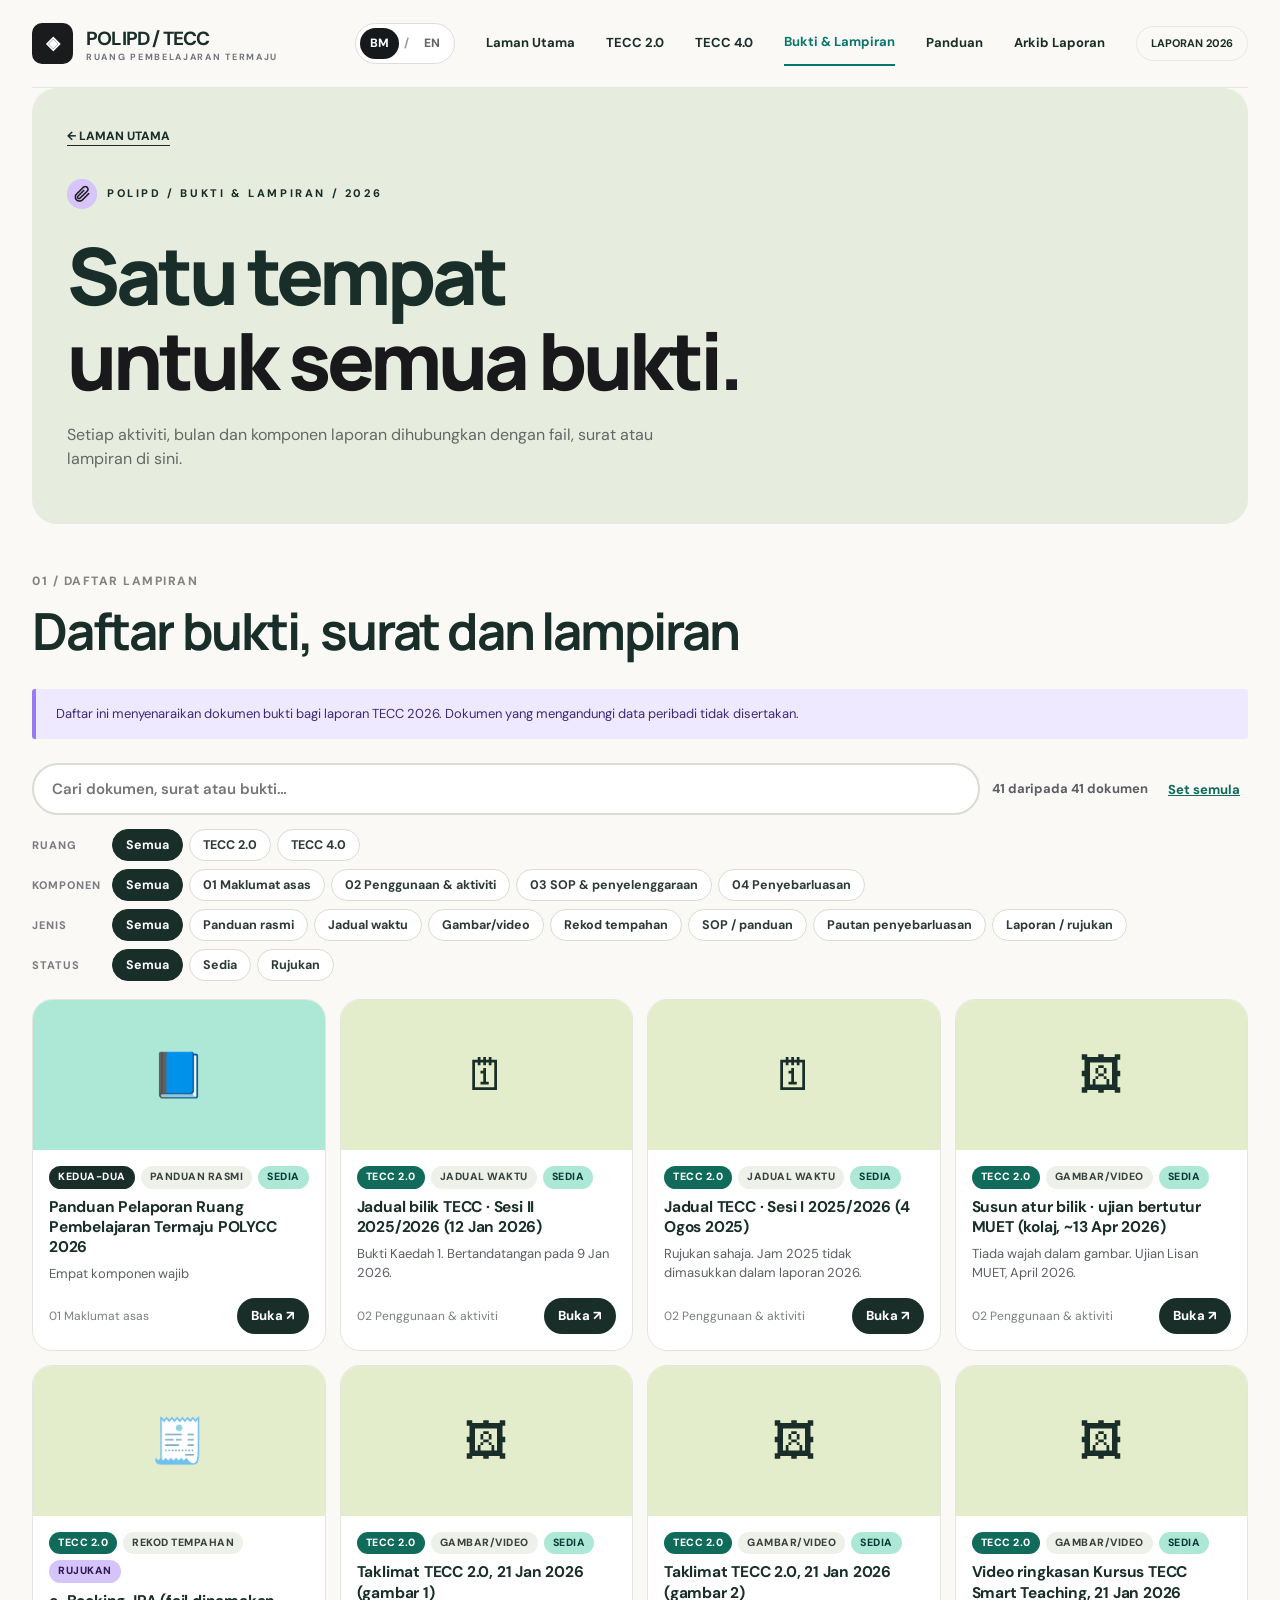
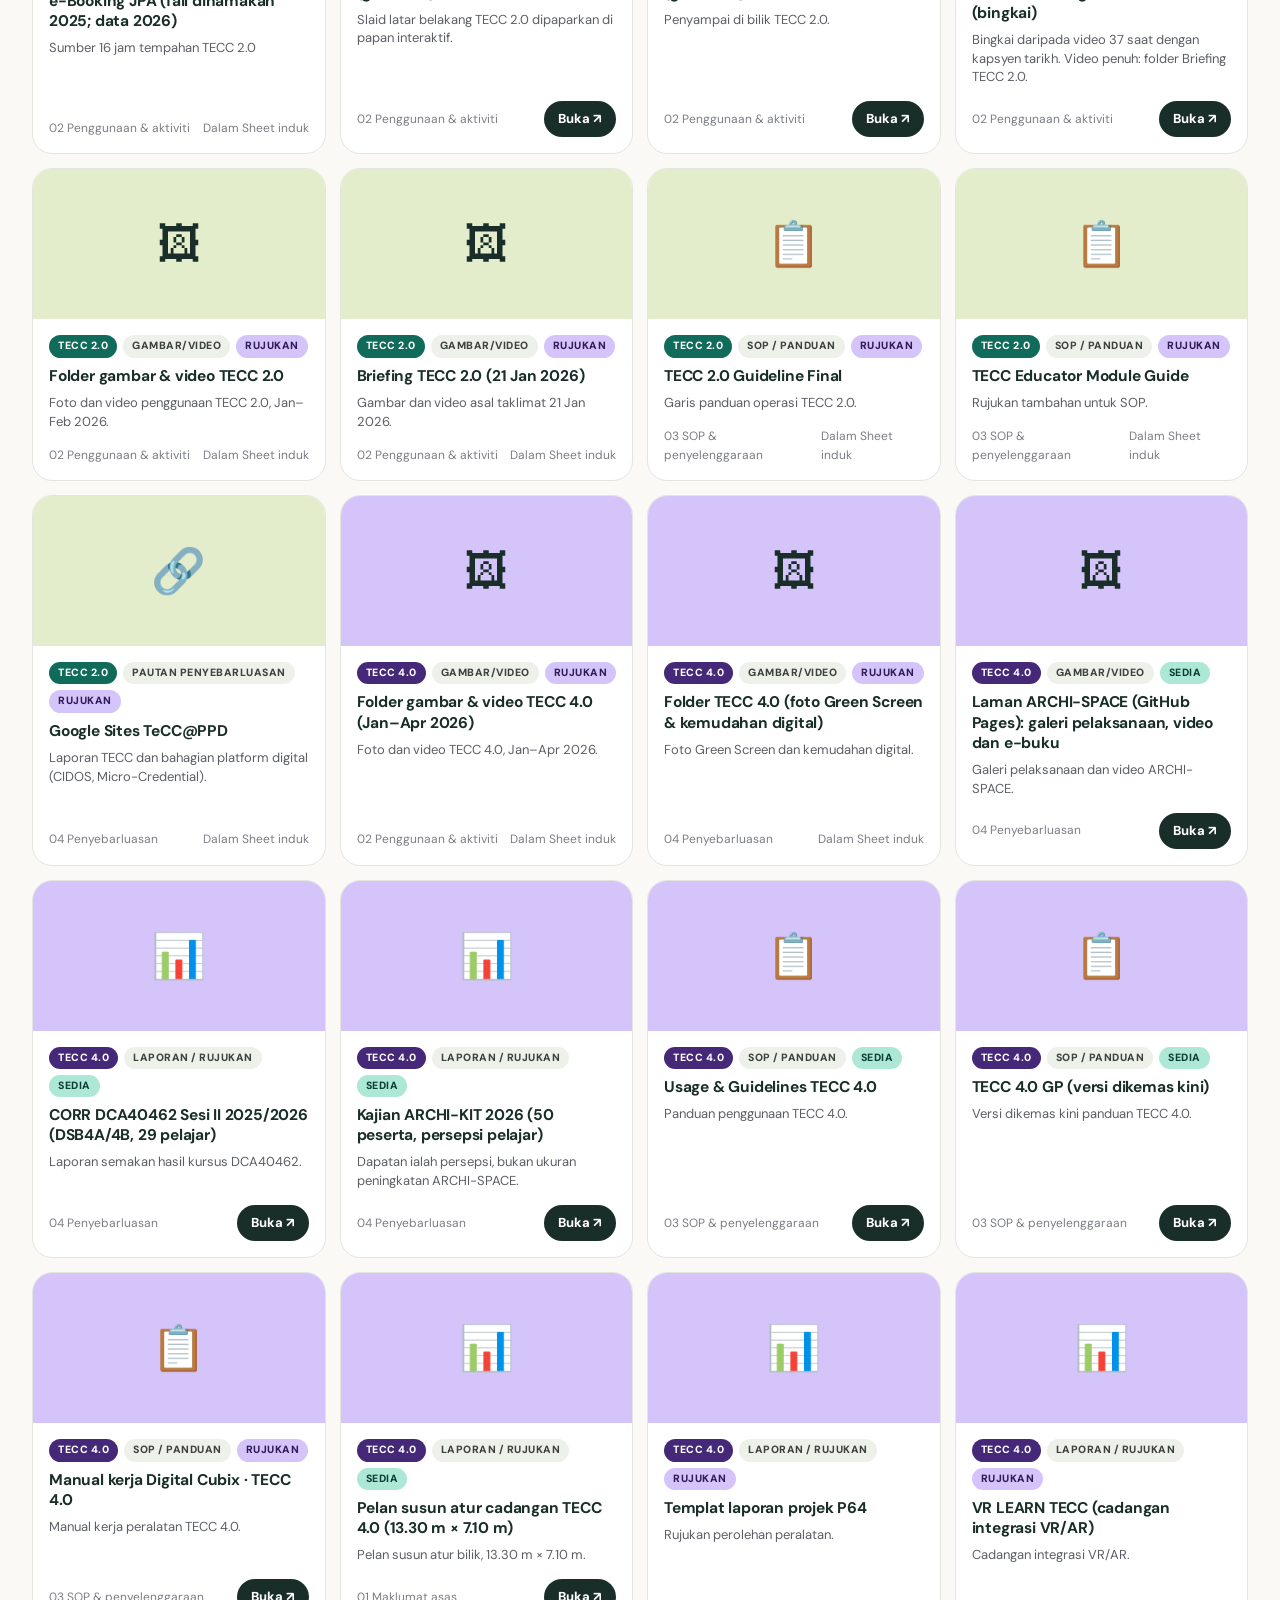
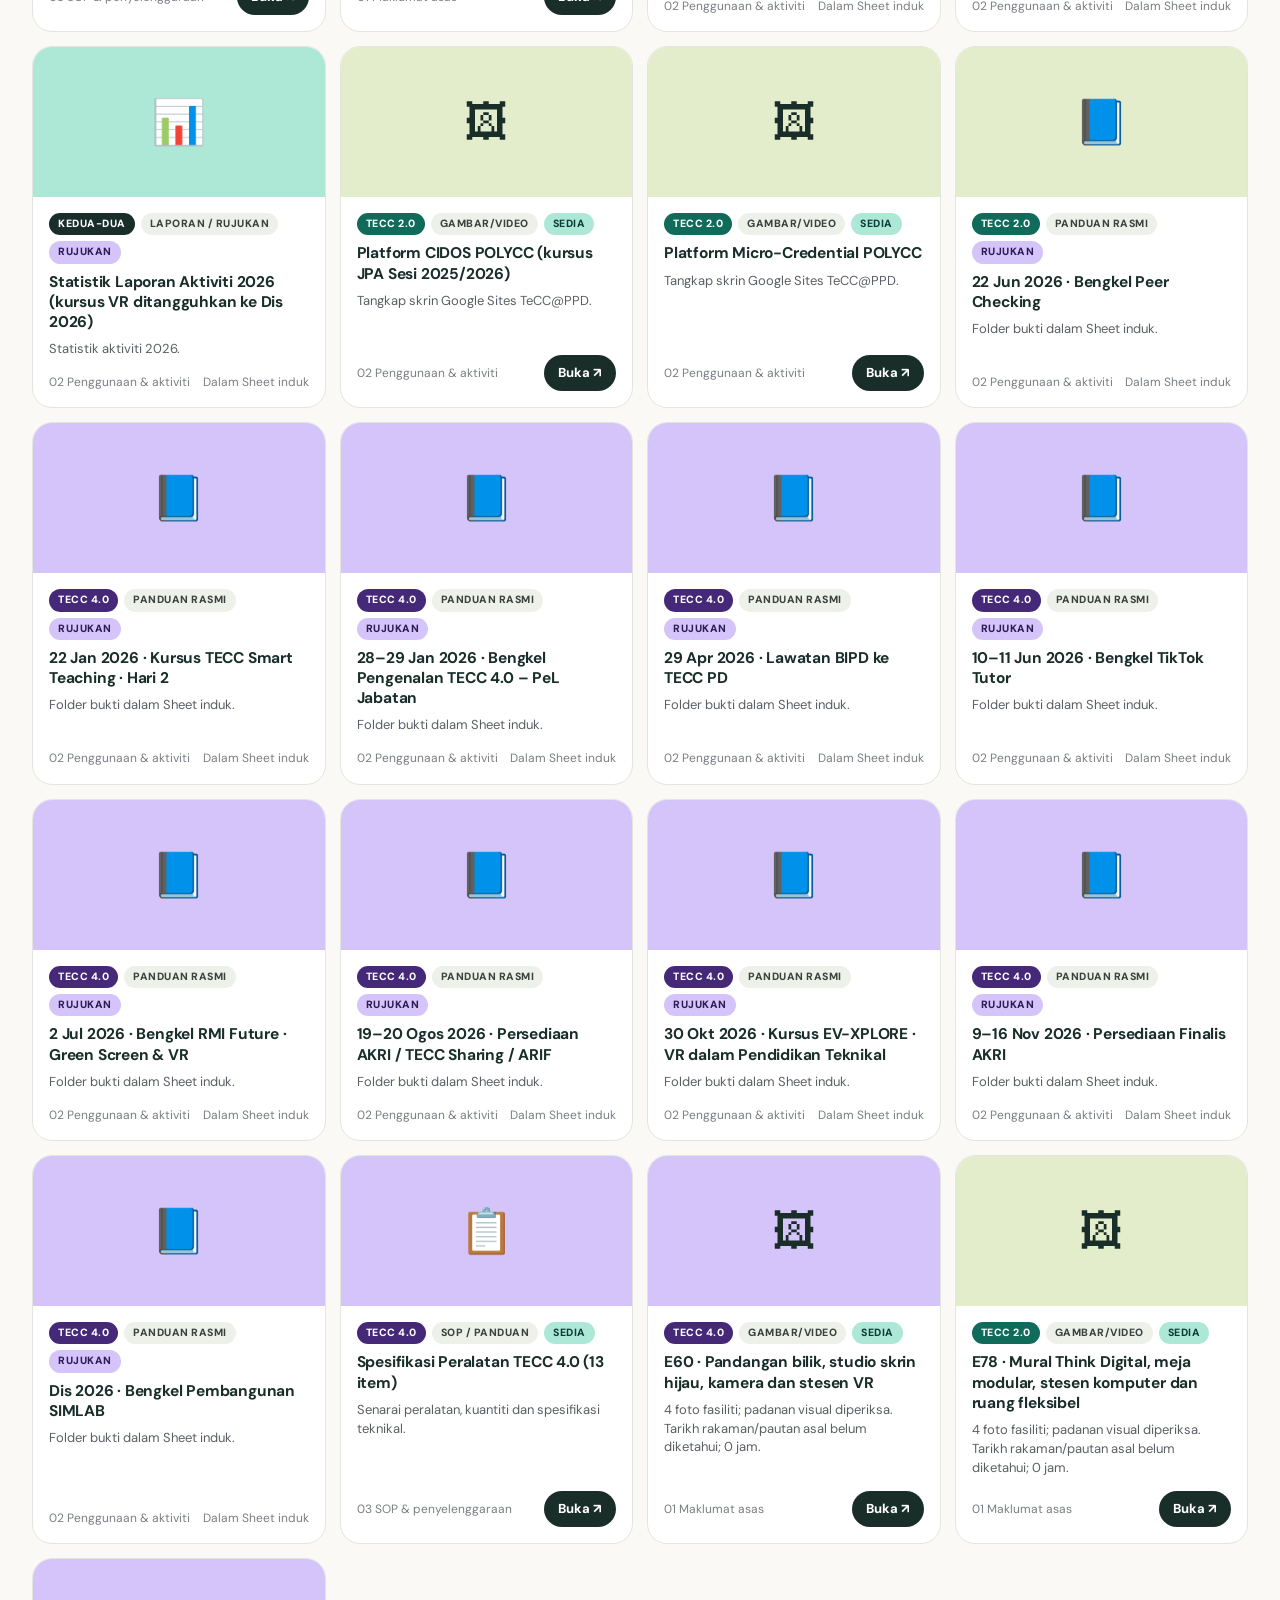
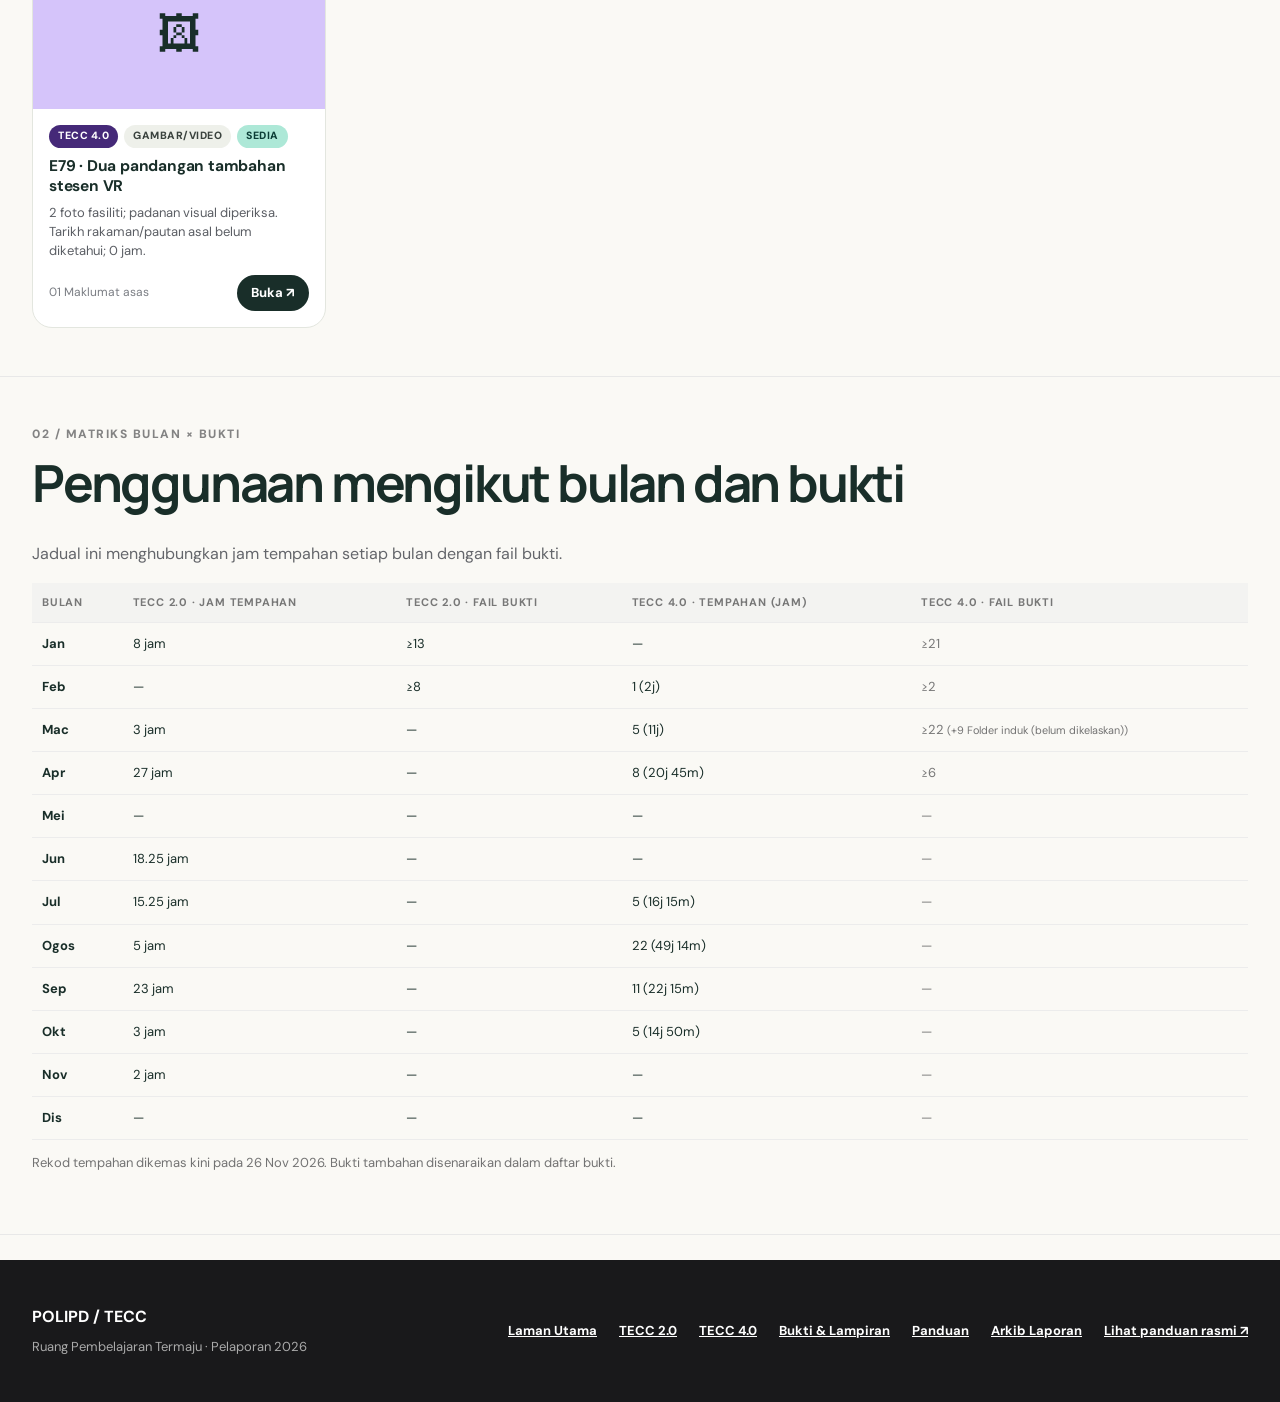
<file: lampiran.html>
<!DOCTYPE html>

<html lang="ms"><head><meta charset="utf-8"/><meta content="width=device-width,initial-scale=1" name="viewport"/><meta content="#ffffff" name="theme-color"/><meta content="Daftar bukti, surat dan lampiran TECC 2.0 dan TECC 4.0 untuk laporan POLIPD 2026." name="description"/><meta content="Bukti &amp; Lampiran | POLIPD 2026" property="og:title"/><meta content="Daftar bukti, surat dan lampiran TECC 2.0 dan TECC 4.0 untuk laporan POLIPD 2026." property="og:description"/><title>Bukti &amp; Lampiran | POLIPD 2026</title><link rel="icon" type="image/webp" href="assets/icons/dashboard.webp"/><meta property="og:type" content="website"/><meta property="og:title" content="TECC 2026 · Laporan Ruang Pembelajaran Termaju POLIPD"/><meta property="og:description" content="Laporan penggunaan TECC 2.0 dan TECC 4.0, Politeknik Port Dickson 2026."/><meta property="og:image" content="assets/hero/tecc4.webp"/><meta name="theme-color" content="#0b3d36"/><link href="styles.css" rel="stylesheet"/><link href="premium.css?v=6.3" rel="stylesheet"/><link href="tecc2-extras.css" rel="stylesheet"/><link href="experience-v7.css?v=7.0" rel="stylesheet"/><link href="collage-v11.css?v=11" rel="stylesheet"/><link href="motion-v8.css?v=8.0" rel="stylesheet"/><link href="lampiran-v14.css?v=14" rel="stylesheet"/></head><body class="v7 v7-lampiran"><a class="skip" data-i18n="t0" href="#main">Langkau ke kandungan</a><header class="wrap topbar"><a class="brand" href="index.html"><span class="brand-icon">◈</span><span><b data-i18n="t1">POLIPD / TECC</b><small data-i18n="t2">RUANG PEMBELAJARAN TERMAJU</small></span></a><nav aria-label="Main" class="nav" id="nav"><div aria-label="Website language" class="lang-toggle" role="group"><button aria-pressed="true" class="lang-option" data-lang="ms" type="button">BM</button><span aria-hidden="true">/</span><button aria-pressed="false" class="lang-option" data-lang="en" type="button">EN</button></div><a data-i18n="x27" data-page="index.html" href="index.html">Laman Utama</a><a data-i18n="x28" data-page="tecc2.html" href="tecc2.html">TECC 2.0</a><a data-i18n="x29" data-page="tecc4.html" href="tecc4.html">TECC 4.0</a><a data-i18n="x30" data-page="lampiran.html" href="lampiran.html">Bukti &amp; Lampiran</a><a data-bm="Panduan" data-en="Guide" data-page="panduan.html" href="panduan.html">Panduan</a><a data-i18n="x31" data-page="arkib2025.html" href="arkib2025.html">Arkib Laporan</a><span class="year" data-i18n="x32">LAPORAN 2026</span></nav><div aria-label="Website language" class="mobile-language lang-toggle" role="group"><button class="lang-option" data-lang="ms" type="button">BM</button><span aria-hidden="true">/</span><button class="lang-option" data-lang="en" type="button">EN</button></div><button aria-controls="nav" aria-expanded="false" aria-label="Toggle menu" class="menu" id="menu">☰</button></header><main id="main"><section class="inside-hero wrap v7-evidencehero"><a class="back" data-i18n="x186" href="index.html">← LAMAN UTAMA</a><div class="eyebrow" style="margin-top:31px"><span data-i18n="x187">POLIPD / BUKTI &amp; LAMPIRAN / 2026</span></div><h1><span data-i18n="x188">Satu tempat</span><br/><span data-i18n="x189">untuk semua bukti.</span></h1><p data-i18n="x190">Setiap aktiviti, bulan dan komponen laporan dihubungkan dengan fail, surat atau lampiran di sini.</p></section><section class="report-section" id="register"><div class="wrap"><div class="section-num" data-i18n="x191">01 / DAFTAR LAMPIRAN</div><h2 data-i18n="x192">Daftar bukti, surat dan lampiran</h2><div class="banner"><span data-i18n="x193">Daftar ini menyenaraikan dokumen bukti bagi laporan TECC 2026. Dokumen yang mengandungi data peribadi tidak disertakan.</span></div><div class="filters"><label class="sr"></label><select aria-label="Room" id="fRoom"><option data-i18n="x194" value="all">Semua ruang</option><option value="tecc2">TECC 2.0</option><option value="tecc4">TECC 4.0</option></select><select aria-label="Component" id="fComp"><option data-i18n="x195" value="all">Semua komponen</option><option data-i18n="x196" value="c1">01 Maklumat asas</option><option data-i18n="x197" value="c2">02 Penggunaan &amp; aktiviti</option><option data-i18n="x198" value="c3">03 SOP &amp; penyelenggaraan</option><option data-i18n="x113" value="c4">04 Penyebarluasan</option></select></div><p class="small muted" id="registerSummary"></p><div class="tablewrap"><table><thead><tr><th data-i18n="x35">Ruang</th><th data-i18n="x199">Komponen</th><th data-i18n="x200">Jenis</th><th data-i18n="x201">Fail / dokumen</th><th data-i18n="x202">Status</th><th data-i18n="x203">Pautan</th></tr></thead><tbody id="registerRows"></tbody></table></div></div></section><section class="report-section" id="matrix"><div class="wrap"><div class="section-num" data-i18n="x204">02 / MATRIKS BULAN × BUKTI</div><h2 data-i18n="x205">Penggunaan mengikut bulan dan bukti</h2><p class="lead" data-i18n="x206">Jadual ini menghubungkan jam tempahan setiap bulan dengan fail bukti.</p><div class="tablewrap"><table><thead><tr><th data-i18n="x72">Bulan</th><th data-i18n="x207">TECC 2.0 · jam tempahan</th><th data-i18n="x208">TECC 2.0 · fail bukti</th><th data-i18n="x209">TECC 4.0 · tempahan (jam)</th><th data-i18n="x210">TECC 4.0 · fail bukti</th></tr></thead><tbody id="evidenceRows"></tbody></table></div><p class="small muted" id="evidenceNote"></p></div></section></main><footer class="footer"><div class="wrap footflex"><div><b data-i18n="t1">POLIPD / TECC</b><p data-i18n="t25">Ruang Pembelajaran Termaju · Pelaporan 2026</p></div><div class="footlinks"><a data-i18n="x27" href="index.html">Laman Utama</a><a data-i18n="x28" href="tecc2.html">TECC 2.0</a><a data-i18n="x29" href="tecc4.html">TECC 4.0</a><a data-i18n="x30" href="lampiran.html">Bukti &amp; Lampiran</a><a data-bm="Panduan" data-en="Guide" href="panduan.html">Panduan</a><a data-i18n="x31" href="arkib2025.html">Arkib Laporan</a><a data-i18n="t23" href="assets/panduan-pelaporan-ruang.pdf" rel="noopener" target="_blank">Lihat panduan rasmi ↗</a></div></div></footer><script src="data/site-data.js?v=6.3"></script><script src="i18n-extra.js"></script><script src="render.js?v=6.3"></script><script src="v5.js?v=6.3"></script><script src="icons.js"></script><script src="app.js"></script><script src="enhance.js"></script><script src="collage-v11.js?v=11" defer></script><script src="motion-v8.js?v=8.0"></script><script defer="" src="experience-v7.js?v=7.0"></script><script src="lampiran-v14.js?v=14" defer></script></body></html>
</file>
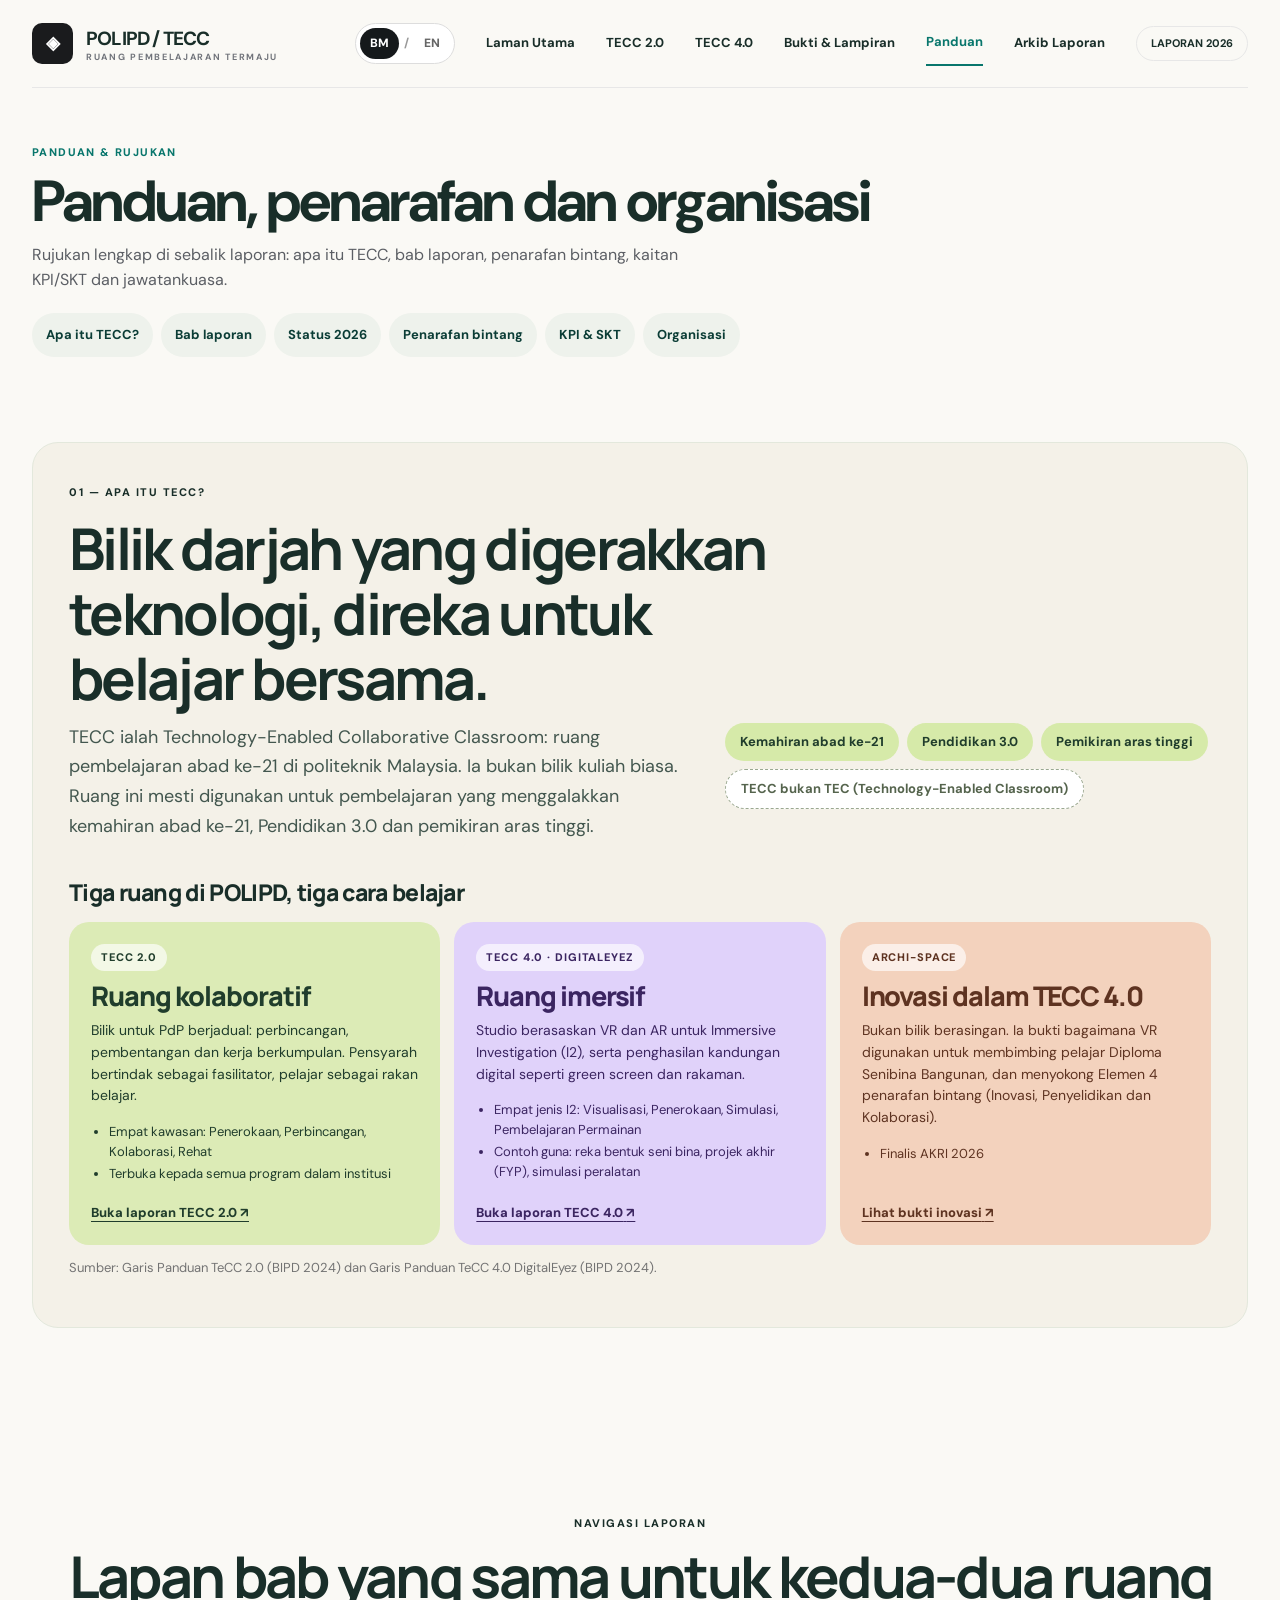
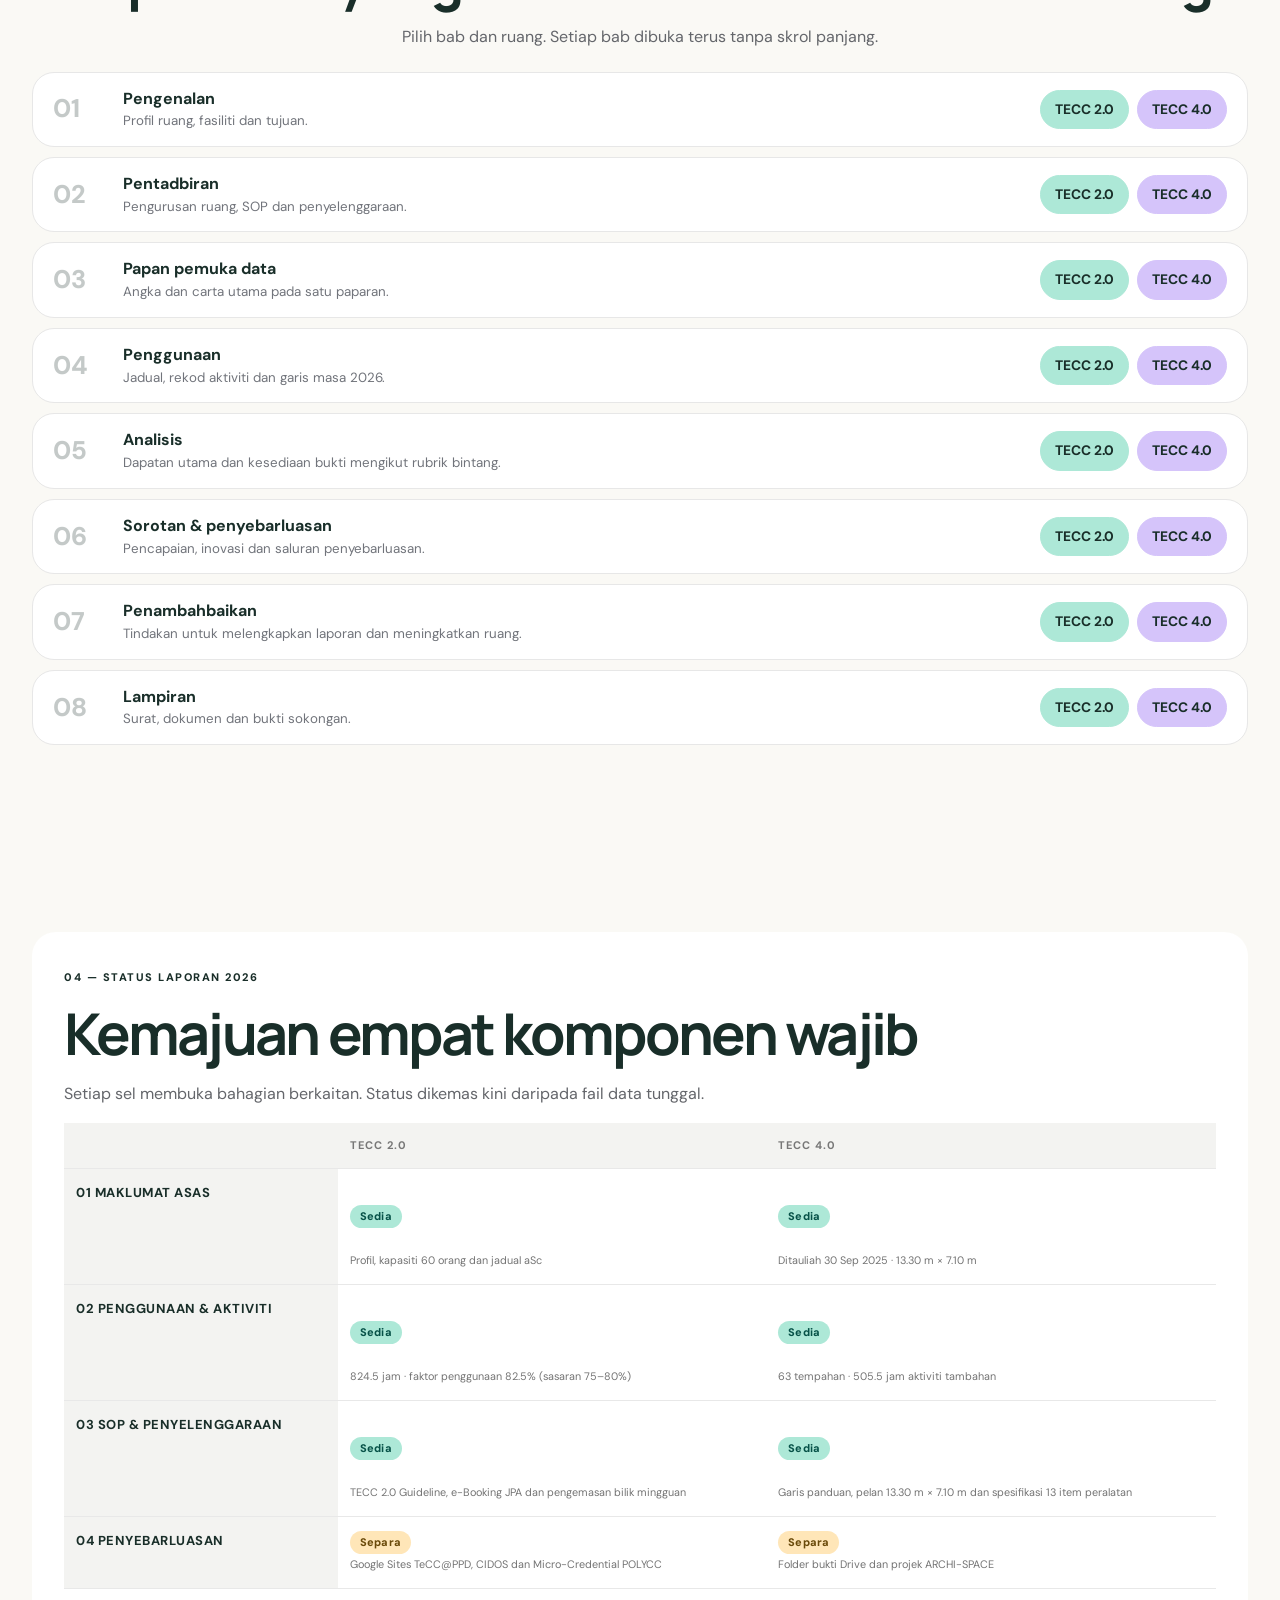
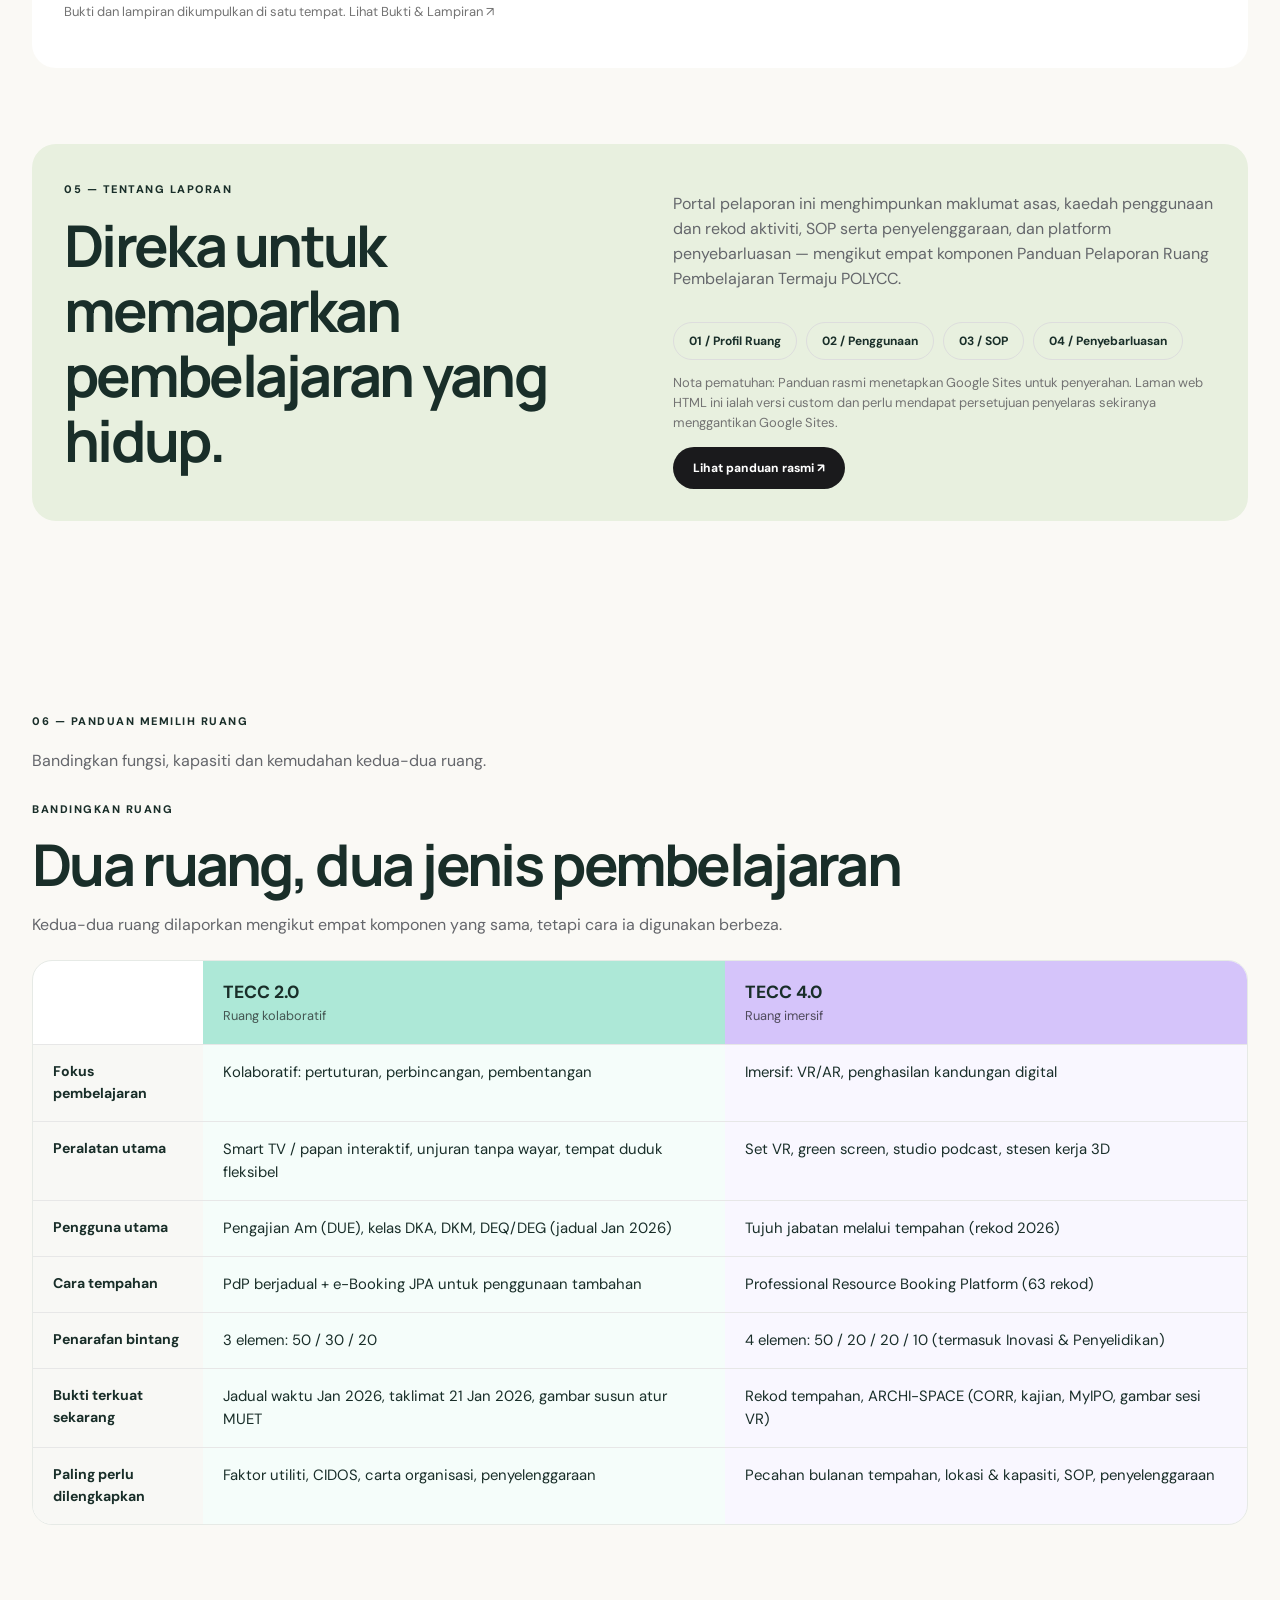
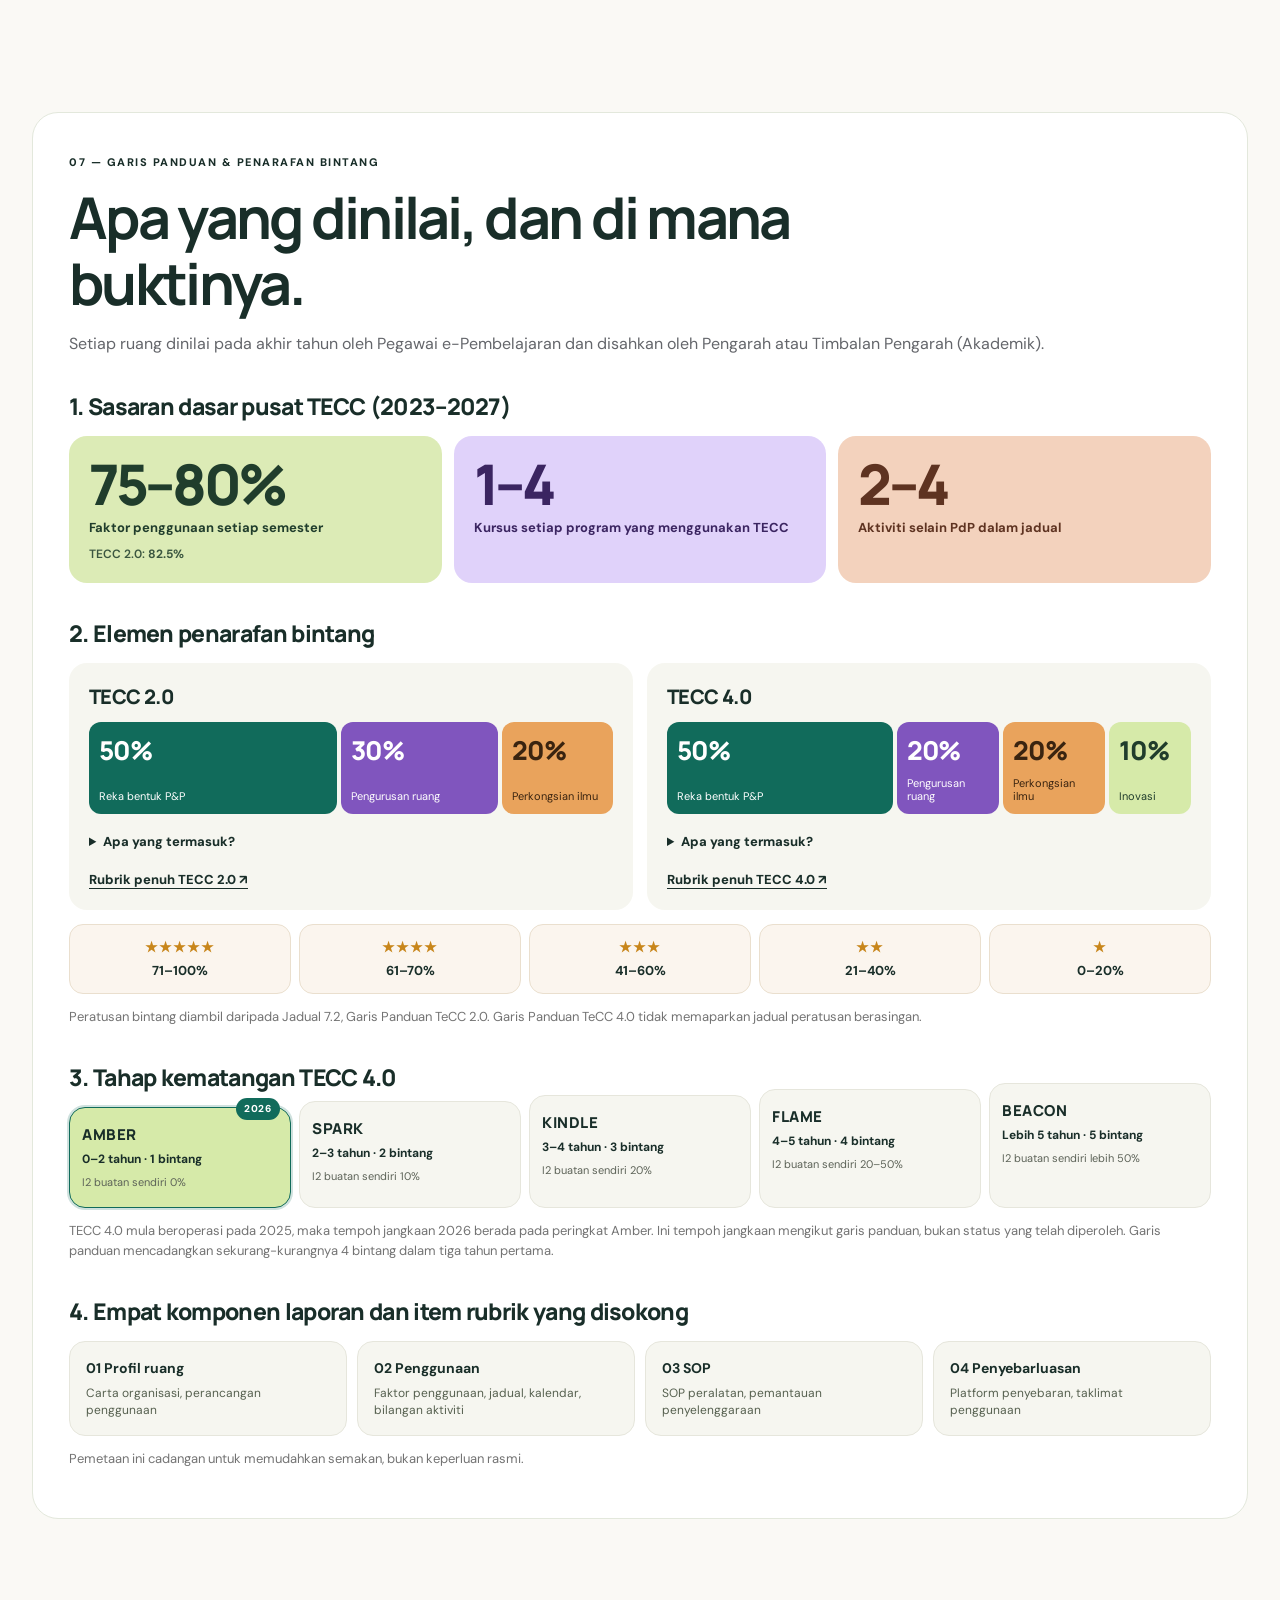
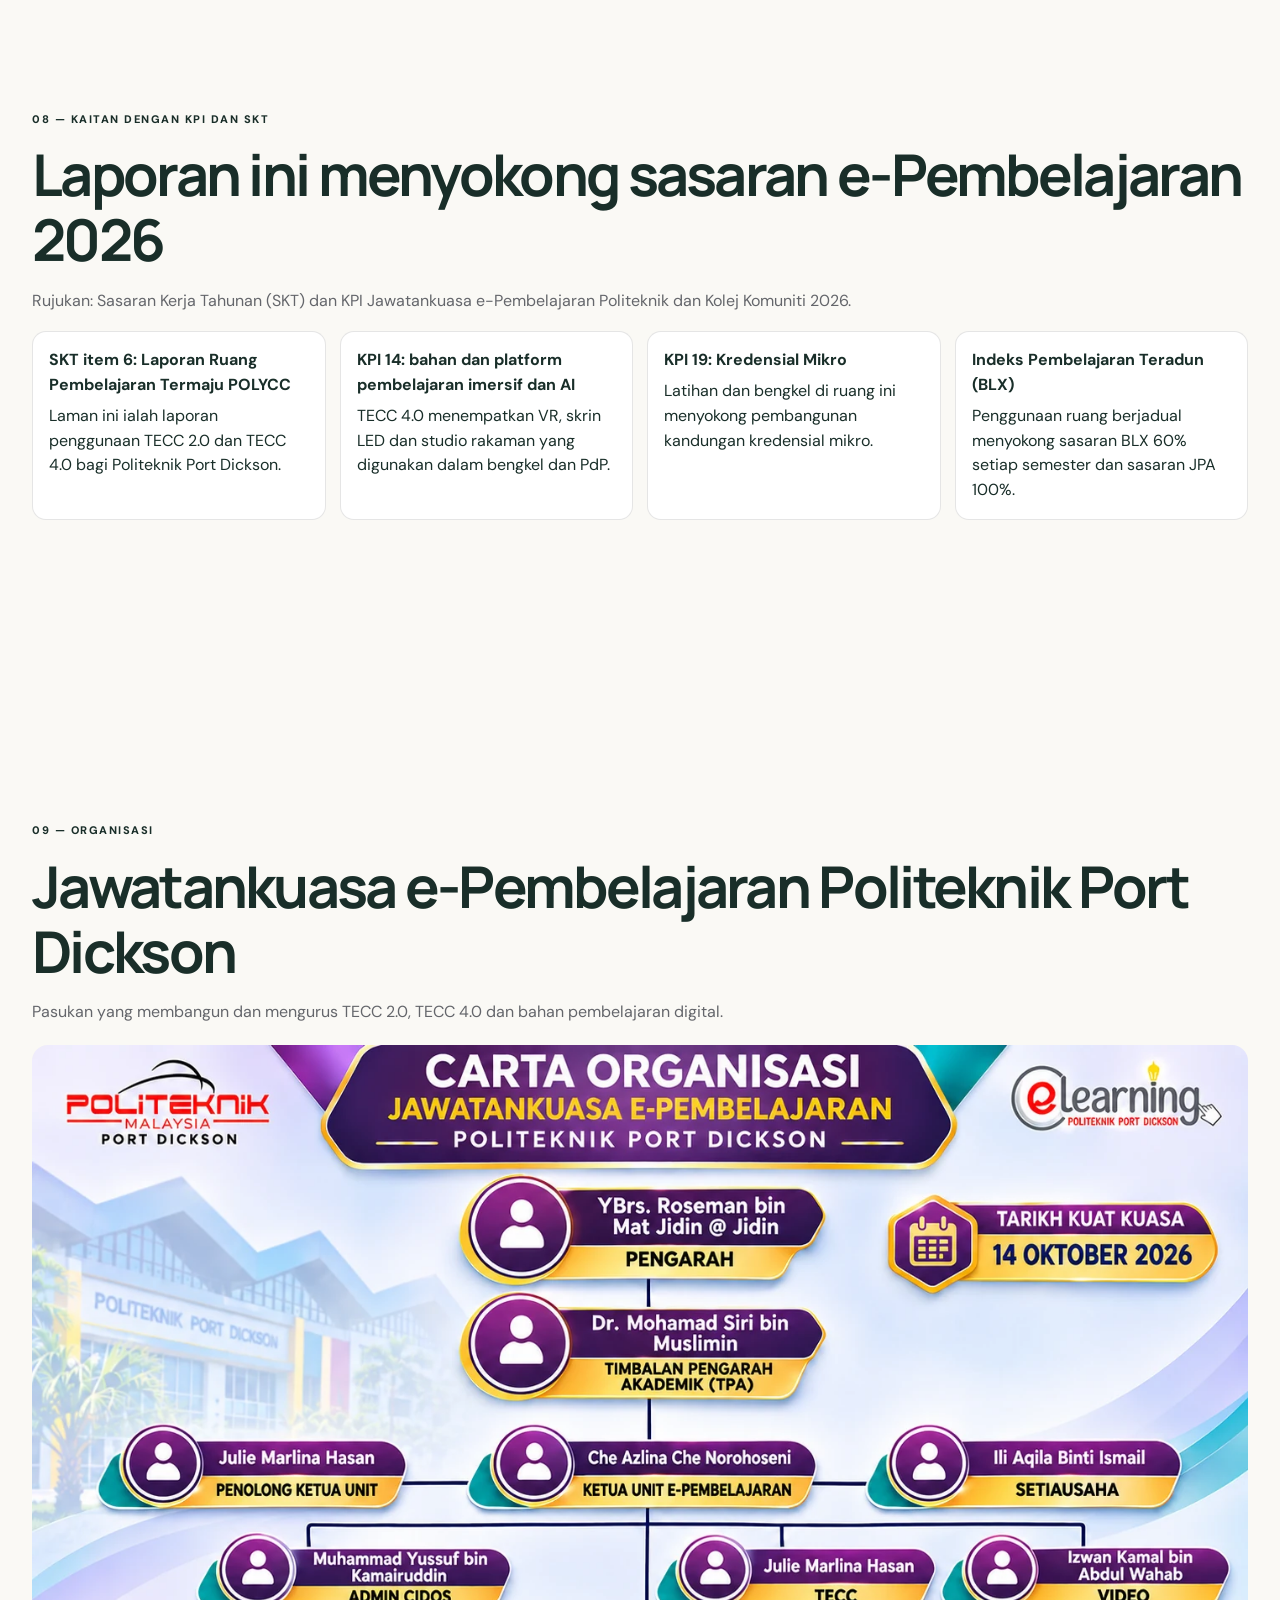
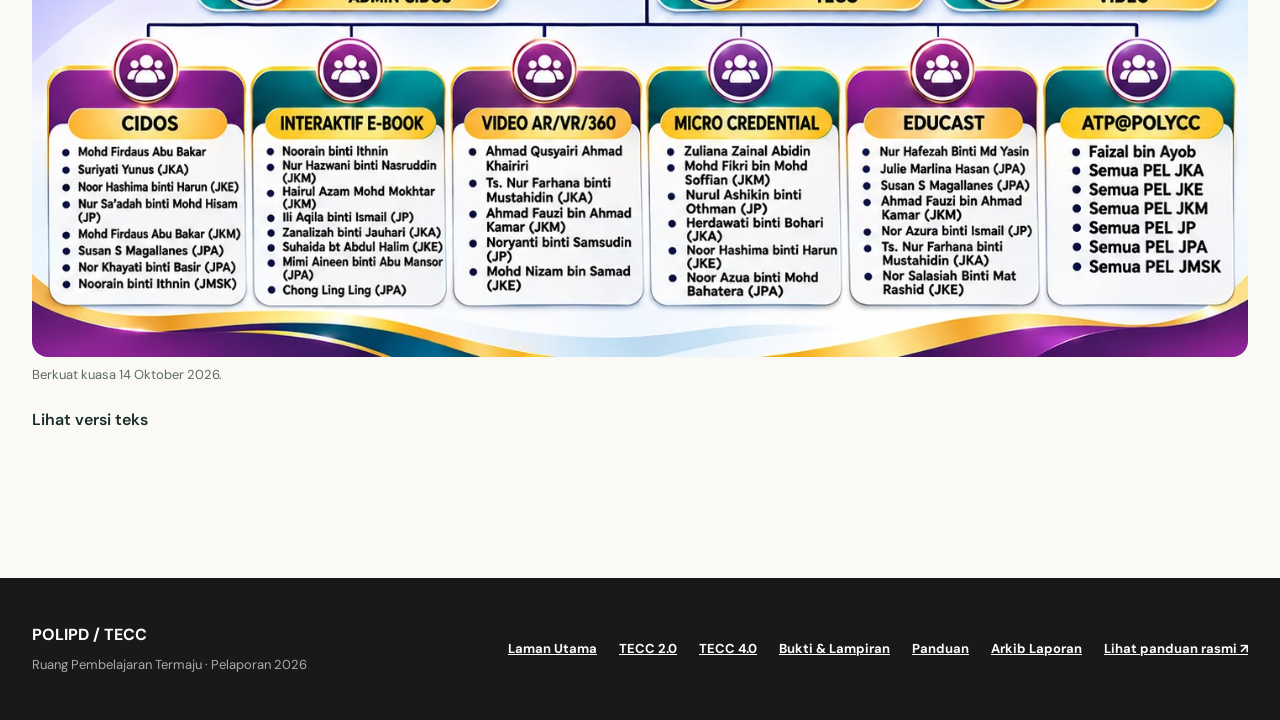
<file: panduan.html>
<!DOCTYPE html>

<html lang="ms"><head><meta charset="utf-8"/><meta content="width=device-width,initial-scale=1" name="viewport"/><meta content="#ffffff" name="theme-color"/><meta content="Garis panduan, penarafan bintang, kaitan KPI/SKT dan organisasi bagi TECC 2.0 dan TECC 4.0 POLIPD." name="description"/><meta content="Panduan &amp; Penarafan | TECC POLIPD 2026" property="og:title"/><meta content="Pelaporan Ruang Pembelajaran Termaju POLIPD 2026: TECC 2.0 dan TECC 4.0." property="og:description"/><title>Panduan &amp; Penarafan | TECC POLIPD 2026</title><link rel="icon" type="image/webp" href="assets/icons/dashboard.webp"/><meta property="og:type" content="website"/><meta property="og:title" content="TECC 2026 · Laporan Ruang Pembelajaran Termaju POLIPD"/><meta property="og:description" content="Laporan penggunaan TECC 2.0 dan TECC 4.0, Politeknik Port Dickson 2026."/><meta property="og:image" content="assets/hero/tecc4.webp"/><meta name="theme-color" content="#0b3d36"/><link href="styles.css" rel="stylesheet"/><link href="premium.css?v=6.3" rel="stylesheet"/><link href="tecc2-extras.css" rel="stylesheet"/><link href="experience-v7.css?v=7.0" rel="stylesheet"/><link href="collage-v11.css?v=11" rel="stylesheet"/><link href="motion-v8.css?v=8.0" rel="stylesheet"/><link href="guide-v10.css?v=10.1" rel="stylesheet"/><link href="landing-v13.css?v=13" rel="stylesheet"/></head><body class="v7 v7-guide"><a class="skip" data-i18n="t0" href="#main">Langkau ke kandungan</a><header class="wrap topbar"><a class="brand" href="index.html"><span class="brand-icon">◈</span><span><b data-i18n="t1">POLIPD / TECC</b><small data-i18n="t2">RUANG PEMBELAJARAN TERMAJU</small></span></a><nav aria-label="Main" class="nav" id="nav"><div aria-label="Website language" class="lang-toggle" role="group"><button aria-pressed="true" class="lang-option" data-lang="ms" type="button">BM</button><span aria-hidden="true">/</span><button aria-pressed="false" class="lang-option" data-lang="en" type="button">EN</button></div><a data-i18n="x27" data-page="index.html" href="index.html">Laman Utama</a><a data-i18n="x28" data-page="tecc2.html" href="tecc2.html">TECC 2.0</a><a data-i18n="x29" data-page="tecc4.html" href="tecc4.html">TECC 4.0</a><a data-i18n="x30" data-page="lampiran.html" href="lampiran.html">Bukti &amp; Lampiran</a><a data-bm="Panduan" data-en="Guide" data-page="panduan.html" href="panduan.html">Panduan</a><a data-i18n="x31" data-page="arkib2025.html" href="arkib2025.html">Arkib Laporan</a><span class="year" data-i18n="x32">LAPORAN 2026</span></nav><div aria-label="Website language" class="mobile-language lang-toggle" role="group"><button class="lang-option" data-lang="ms" type="button">BM</button><span aria-hidden="true">/</span><button class="lang-option" data-lang="en" type="button">EN</button></div><button aria-controls="nav" aria-expanded="false" aria-label="Toggle menu" class="menu" id="menu">☰</button></header><main id="main"><section class="wrap lp-pagehead"><span class="kicker" data-bm="PANDUAN &amp; RUJUKAN" data-en="GUIDE &amp; REFERENCE"></span><h1 data-bm="Panduan, penarafan dan organisasi" data-en="Guidelines, star rating and organisation"></h1><p class="lead" data-bm="Rujukan lengkap di sebalik laporan: apa itu TECC, bab laporan, penarafan bintang, kaitan KPI/SKT dan jawatankuasa." data-en="The full reference behind the report: what TECC is, report chapters, star rating, KPI/SKT alignment and the committee."></p><nav class="lp-toc" aria-label="Kandungan"><a href="#what" data-bm="Apa itu TECC?" data-en="What is TECC?"></a><a href="#chapters" data-bm="Bab laporan" data-en="Report chapters"></a><a href="#status" data-bm="Status 2026" data-en="2026 status"></a><a href="#guide" data-bm="Penarafan bintang" data-en="Star rating"></a><a href="#kpi" data-bm="KPI &amp; SKT" data-en="KPI &amp; SKT"></a><a href="#org" data-bm="Organisasi" data-en="Organisation"></a></nav></section><section class="wrap section guide-what v7-reveal" id="what"><span class="kicker" data-bm="01 — APA ITU TECC?" data-en="01 — WHAT IS TECC?">01 — APA ITU TECC?</span><h2 data-bm="Bilik darjah yang digerakkan teknologi, direka untuk belajar bersama." data-en="A technology-enabled classroom, designed for learning together.">Bilik darjah yang digerakkan teknologi, direka untuk belajar bersama.</h2><div class="gw-intro"><p class="lead" data-bm="TECC ialah Technology-Enabled Collaborative Classroom: ruang pembelajaran abad ke-21 di politeknik Malaysia. Ia bukan bilik kuliah biasa. Ruang ini mesti digunakan untuk pembelajaran yang menggalakkan kemahiran abad ke-21, Pendidikan 3.0 dan pemikiran aras tinggi." data-en="TECC stands for Technology-Enabled Collaborative Classroom: a 21st-century learning space in Malaysian polytechnics. It is not an ordinary lecture room. It must be used for learning that promotes 21st-century skills, Education 3.0 and higher-order thinking.">TECC ialah Technology-Enabled Collaborative Classroom: ruang pembelajaran abad ke-21 di politeknik Malaysia. Ia bukan bilik kuliah biasa. Ruang ini mesti digunakan untuk pembelajaran yang menggalakkan kemahiran abad ke-21, Pendidikan 3.0 dan pemikiran aras tinggi.</p><div class="gw-chips"><span data-bm="Kemahiran abad ke-21" data-en="21st-century skills">Kemahiran abad ke-21</span><span data-bm="Pendidikan 3.0" data-en="Education 3.0">Pendidikan 3.0</span><span data-bm="Pemikiran aras tinggi" data-en="Higher-order thinking">Pemikiran aras tinggi</span><span class="gw-neq" data-bm="TECC bukan TEC (Technology-Enabled Classroom)" data-en="TECC is not TEC (Technology-Enabled Classroom)">TECC bukan TEC (Technology-Enabled Classroom)</span></div></div><h3 class="gw-sub"><span data-bm="Tiga ruang di POLIPD, tiga cara belajar" data-en="Three spaces at POLIPD, three ways to learn">Tiga ruang di POLIPD, tiga cara belajar</span></h3><div class="gw-spaces"><article class="gw-card gw-c2"><span class="gw-tag">TECC 2.0</span><h4 data-bm="Ruang kolaboratif" data-en="Collaborative space">Ruang kolaboratif</h4><p data-bm="Bilik untuk PdP berjadual: perbincangan, pembentangan dan kerja berkumpulan. Pensyarah bertindak sebagai fasilitator, pelajar sebagai rakan belajar." data-en="A room for scheduled teaching and learning: discussion, presentation and group work. Lecturers act as facilitators, students as collaborators.">Bilik untuk PdP berjadual: perbincangan, pembentangan dan kerja berkumpulan. Pensyarah bertindak sebagai fasilitator, pelajar sebagai rakan belajar.</p><ul class="gw-list"><li><span data-bm="Empat kawasan: Penerokaan, Perbincangan, Kolaborasi, Rehat" data-en="Four areas: Exploration, Discussion, Collaboration, Time-out">Empat kawasan: Penerokaan, Perbincangan, Kolaborasi, Rehat</span></li><li><span data-bm="Terbuka kepada semua program dalam institusi" data-en="Open to all programmes in the institution">Terbuka kepada semua program dalam institusi</span></li></ul><a class="gw-go" href="tecc2.html"><span data-bm="Buka laporan TECC 2.0" data-en="Open the TECC 2.0 report">Buka laporan TECC 2.0</span> <span aria-hidden="true">↗</span></a></article><article class="gw-card gw-c4"><span class="gw-tag">TECC 4.0 · DigitalEyez</span><h4 data-bm="Ruang imersif" data-en="Immersive space">Ruang imersif</h4><p data-bm="Studio berasaskan VR dan AR untuk Immersive Investigation (I2), serta penghasilan kandungan digital seperti green screen dan rakaman." data-en="A VR and AR based studio for Immersive Investigation (I2), plus digital content production such as green screen and recording.">Studio berasaskan VR dan AR untuk Immersive Investigation (I2), serta penghasilan kandungan digital seperti green screen dan rakaman.</p><ul class="gw-list"><li><span data-bm="Empat jenis I2: Visualisasi, Penerokaan, Simulasi, Pembelajaran Permainan" data-en="Four I2 types: Visualisation, Exploration, Simulation, Game Learning">Empat jenis I2: Visualisasi, Penerokaan, Simulasi, Pembelajaran Permainan</span></li><li><span data-bm="Contoh guna: reka bentuk seni bina, projek akhir (FYP), simulasi peralatan" data-en="Example uses: architectural design, final-year projects (FYP), equipment simulation">Contoh guna: reka bentuk seni bina, projek akhir (FYP), simulasi peralatan</span></li></ul><a class="gw-go" href="tecc4.html"><span data-bm="Buka laporan TECC 4.0" data-en="Open the TECC 4.0 report">Buka laporan TECC 4.0</span> <span aria-hidden="true">↗</span></a></article><article class="gw-card gw-c5"><span class="gw-tag">ARCHI-SPACE</span><h4 data-bm="Inovasi dalam TECC 4.0" data-en="Innovation inside TECC 4.0">Inovasi dalam TECC 4.0</h4><p data-bm="Bukan bilik berasingan. Ia bukti bagaimana VR digunakan untuk membimbing pelajar Diploma Senibina Bangunan, dan menyokong Elemen 4 penarafan bintang (Inovasi, Penyelidikan dan Kolaborasi)." data-en="Not a separate room. It shows how VR is used to guide Diploma in Building Architecture students, and supports Element 4 of the star rating (Innovation, Research and Collaboration).">Bukan bilik berasingan. Ia bukti bagaimana VR digunakan untuk membimbing pelajar Diploma Senibina Bangunan, dan menyokong Elemen 4 penarafan bintang (Inovasi, Penyelidikan dan Kolaborasi).</p><ul class="gw-list"><li><span data-bm="Finalis AKRI 2026" data-en="AKRI 2026 finalist">Finalis AKRI 2026</span></li></ul><a class="gw-go" href="tecc4.html#innovation"><span data-bm="Lihat bukti inovasi" data-en="See the innovation evidence">Lihat bukti inovasi</span> <span aria-hidden="true">↗</span></a></article></div><p class="small muted"><span data-bm="Sumber: Garis Panduan TeCC 2.0 (BIPD 2024) dan Garis Panduan TeCC 4.0 DigitalEyez (BIPD 2024)." data-en="Source: TeCC 2.0 Guideline (BIPD 2024) and TeCC 4.0 DigitalEyez Guideline (BIPD 2024).">Sumber: Garis Panduan TeCC 2.0 (BIPD 2024) dan Garis Panduan TeCC 4.0 DigitalEyez (BIPD 2024).</span></p></section><section class="wrap section" id="chapters"></section><section class="wrap section v7-reveal" id="status"><span class="kicker" data-i18n="x14">04 — STATUS LAPORAN 2026</span><h2 data-i18n="x15">Kemajuan empat komponen wajib</h2><p class="lead" data-i18n="x16">Setiap sel membuka bahagian berkaitan. Status dikemas kini daripada fail data tunggal.</p><div class="tablewrap"><table class="matrix"><thead><tr><th></th><th>TECC 2.0</th><th>TECC 4.0</th></tr></thead><tbody id="statusMatrix"></tbody></table></div><p class="small muted"><span data-i18n="x17">Bukti dan lampiran dikumpulkan di satu tempat.</span> <a data-i18n="x18" href="lampiran.html">Lihat Bukti &amp; Lampiran ↗</a></p></section><section class="wrap section two v7-reveal" id="about"><div><span class="kicker" data-i18n="x19">05 — TENTANG LAPORAN</span><h2><span data-i18n="x20">Direka untuk memaparkan</span><br/><span data-bm="pembelajaran yang hidup." data-en="learning in action.">pembelajaran yang hidup.</span></h2></div><div><p class="lead" data-i18n="x21">Portal pelaporan ini menghimpunkan maklumat asas, kaedah penggunaan dan rekod aktiviti, SOP serta penyelenggaraan, dan platform penyebarluasan — mengikut empat komponen Panduan Pelaporan Ruang Pembelajaran Termaju POLYCC.</p><div class="mini-pills"><a data-i18n="x22" href="tecc2.html#profile">01 / Profil Ruang</a><a data-i18n="x23" href="tecc2.html#usage">02 / Penggunaan</a><a data-i18n="x24" href="tecc2.html#sop">03 / SOP</a><a data-i18n="x25" href="tecc2.html#sharing">04 / Penyebarluasan</a></div><p class="small muted" data-i18n="x26">Nota pematuhan: Panduan rasmi menetapkan Google Sites untuk penyerahan. Laman web HTML ini ialah versi custom dan perlu mendapat persetujuan penyelaras sekiranya menggantikan Google Sites.</p><a class="cta" data-i18n="t23" href="assets/panduan-pelaporan-ruang.pdf" rel="noopener" target="_blank">Lihat panduan rasmi ↗</a></div></section><section class="wrap section"><div class="compare-intro"><span class="kicker" data-bm="06 — PANDUAN MEMILIH RUANG" data-en="06 — CHOOSE YOUR LEARNING SPACE">06 — PANDUAN MEMILIH RUANG</span><p class="lead" data-bm="Bandingkan fungsi, kapasiti dan kemudahan kedua-dua ruang." data-en="Compare the roles, capacities and facilities of both spaces.">Bandingkan fungsi, kapasiti dan kemudahan kedua-dua ruang.</p></div><div id="compare"></div></section><section class="wrap section guide-kpi v7-reveal" id="guide"><span class="kicker" data-bm="07 — GARIS PANDUAN &amp; PENARAFAN BINTANG" data-en="07 — GUIDELINES &amp; STAR RATING">07 — GARIS PANDUAN &amp; PENARAFAN BINTANG</span><h2 data-bm="Apa yang dinilai, dan di mana buktinya." data-en="What is assessed, and where the evidence is.">Apa yang dinilai, dan di mana buktinya.</h2><p class="lead" data-bm="Setiap ruang dinilai pada akhir tahun oleh Pegawai e-Pembelajaran dan disahkan oleh Pengarah atau Timbalan Pengarah (Akademik)." data-en="Each space is assessed at the end of the year by the e-Learning Officer and verified by the Director or Deputy Director (Academic).">Setiap ruang dinilai pada akhir tahun oleh Pegawai e-Pembelajaran dan disahkan oleh Pengarah atau Timbalan Pengarah (Akademik).</p><h3 class="gw-sub"><span data-bm="1. Sasaran dasar pusat TECC (2023–2027)" data-en="1. Central TECC policy targets (2023–2027)">1. Sasaran dasar pusat TECC (2023–2027)</span></h3><div class="gk-targets"><div class="gk-t t1"><strong>75–80%</strong><span data-bm="Faktor penggunaan setiap semester" data-en="Utility factor per semester">Faktor penggunaan setiap semester</span><small><span data-bm="TECC 2.0: " data-en="TECC 2.0: ">TECC 2.0: </span><b data-v7-metric="tecc2.summary.factor" data-suffix="%">82.5%</b></small></div><div class="gk-t t2"><strong>1–4</strong><span data-bm="Kursus setiap program yang menggunakan TECC" data-en="Courses per programme using TECC">Kursus setiap program yang menggunakan TECC</span></div><div class="gk-t t3"><strong>2–4</strong><span data-bm="Aktiviti selain PdP dalam jadual" data-en="Activities other than teaching in the schedule">Aktiviti selain PdP dalam jadual</span></div></div><h3 class="gw-sub"><span data-bm="2. Elemen penarafan bintang" data-en="2. Star-rating elements">2. Elemen penarafan bintang</span></h3><div class="gk-rate"><div class="gk-room"><b>TECC 2.0</b><div class="gb-bar"><div class="gb-seg e1" style="flex:50"><b>50%</b><span data-bm="Reka bentuk P&amp;P" data-en="Teaching &amp; learning design">Reka bentuk P&amp;P</span></div><div class="gb-seg e2" style="flex:30"><b>30%</b><span data-bm="Pengurusan ruang" data-en="Space management">Pengurusan ruang</span></div><div class="gb-seg e3" style="flex:20"><b>20%</b><span data-bm="Perkongsian ilmu" data-en="Sharing knowledge">Perkongsian ilmu</span></div></div><details class="gd"><summary><span data-bm="Apa yang termasuk?" data-en="What is included?">Apa yang termasuk?</span></summary><ul><li><span data-bm="Reka bentuk P&amp;P: kerangka kursus, RMS, refleksi pelajar, kaedah mengajar, integrasi teknologi, CIDOS, pemerhatian P&amp;P" data-en="Teaching design: course outline, semester teaching plan, student reflection, teaching method, technology integration, CIDOS, observation">Reka bentuk P&amp;P: kerangka kursus, RMS, refleksi pelajar, kaedah mengajar, integrasi teknologi, CIDOS, pemerhatian P&amp;P</span></li><li><span data-bm="Pengurusan ruang: carta organisasi, perancangan, kalendar, faktor penggunaan, jadual, SOP, penyelenggaraan" data-en="Space management: organisation chart, planning, calendar, utility factor, schedule, SOP, maintenance">Pengurusan ruang: carta organisasi, perancangan, kalendar, faktor penggunaan, jadual, SOP, penyelenggaraan</span></li><li><span data-bm="Perkongsian ilmu: taklimat penggunaan, bilangan aktiviti, platform penyebaran" data-en="Sharing knowledge: orientation, number of activities, dissemination platform">Perkongsian ilmu: taklimat penggunaan, bilangan aktiviti, platform penyebaran</span></li></ul></details><a class="gw-go" href="tecc2.html#rubric"><span data-bm="Rubrik penuh TECC 2.0" data-en="Full TECC 2.0 rubric">Rubrik penuh TECC 2.0</span> <span aria-hidden="true">↗</span></a></div><div class="gk-room"><b>TECC 4.0</b><div class="gb-bar"><div class="gb-seg e1" style="flex:50"><b>50%</b><span data-bm="Reka bentuk P&amp;P" data-en="Teaching &amp; learning design">Reka bentuk P&amp;P</span></div><div class="gb-seg e2" style="flex:20"><b>20%</b><span data-bm="Pengurusan ruang" data-en="Space management">Pengurusan ruang</span></div><div class="gb-seg e3" style="flex:20"><b>20%</b><span data-bm="Perkongsian ilmu" data-en="Sharing knowledge">Perkongsian ilmu</span></div><div class="gb-seg e4" style="flex:10"><b>10%</b><span data-bm="Inovasi" data-en="Innovation">Inovasi</span></div></div><details class="gd"><summary><span data-bm="Apa yang termasuk?" data-en="What is included?">Apa yang termasuk?</span></summary><ul><li><span data-bm="Elemen 4: pembangunan kandungan, sumbangan inovasi dan penyelidikan, kerjasama dan pencapaian" data-en="Element 4: content development, innovation and research contribution, collaboration and achievement">Elemen 4: pembangunan kandungan, sumbangan inovasi dan penyelidikan, kerjasama dan pencapaian</span></li><li><span data-bm="Elemen 1 hingga 3 mengikut struktur TECC 2.0 dengan item lebih ringkas, dan taklimat serta aktiviti merujuk kepada Immersive Investigation (I2)" data-en="Elements 1 to 3 follow the TECC 2.0 structure with fewer items, and briefings and activities refer to Immersive Investigation (I2)">Elemen 1 hingga 3 mengikut struktur TECC 2.0 dengan item lebih ringkas, dan taklimat serta aktiviti merujuk kepada Immersive Investigation (I2)</span></li></ul></details><a class="gw-go" href="tecc4.html#rubric"><span data-bm="Rubrik penuh TECC 4.0" data-en="Full TECC 4.0 rubric">Rubrik penuh TECC 4.0</span> <span aria-hidden="true">↗</span></a></div></div><div class="gk-stars" role="table" aria-label="Star rating"><div role="row"><b>★★★★★</b><span>71–100%</span></div><div role="row"><b>★★★★</b><span>61–70%</span></div><div role="row"><b>★★★</b><span>41–60%</span></div><div role="row"><b>★★</b><span>21–40%</span></div><div role="row"><b>★</b><span>0–20%</span></div></div><p class="small muted"><span data-bm="Peratusan bintang diambil daripada Jadual 7.2, Garis Panduan TeCC 2.0. Garis Panduan TeCC 4.0 tidak memaparkan jadual peratusan berasingan." data-en="Star percentages come from Table 7.2 of the TeCC 2.0 Guideline. The TeCC 4.0 Guideline does not show a separate percentage table.">Peratusan bintang diambil daripada Jadual 7.2, Garis Panduan TeCC 2.0. Garis Panduan TeCC 4.0 tidak memaparkan jadual peratusan berasingan.</span></p><h3 class="gw-sub"><span data-bm="3. Tahap kematangan TECC 4.0" data-en="3. TECC 4.0 maturity stages">3. Tahap kematangan TECC 4.0</span></h3><ol class="gk-ladder"><li class="now"><b>AMBER</b><span data-bm="0–2 tahun · 1 bintang" data-en="0–2 years · 1 star">0–2 tahun · 1 bintang</span><small data-bm="I2 buatan sendiri 0%" data-en="Self-made I2 0%">I2 buatan sendiri 0%</small></li><li class=""><b>SPARK</b><span data-bm="2–3 tahun · 2 bintang" data-en="2–3 years · 2 stars">2–3 tahun · 2 bintang</span><small data-bm="I2 buatan sendiri 10%" data-en="Self-made I2 10%">I2 buatan sendiri 10%</small></li><li class=""><b>KINDLE</b><span data-bm="3–4 tahun · 3 bintang" data-en="3–4 years · 3 stars">3–4 tahun · 3 bintang</span><small data-bm="I2 buatan sendiri 20%" data-en="Self-made I2 20%">I2 buatan sendiri 20%</small></li><li class=""><b>FLAME</b><span data-bm="4–5 tahun · 4 bintang" data-en="4–5 years · 4 stars">4–5 tahun · 4 bintang</span><small data-bm="I2 buatan sendiri 20–50%" data-en="Self-made I2 20–50%">I2 buatan sendiri 20–50%</small></li><li class=""><b>BEACON</b><span data-bm="Lebih 5 tahun · 5 bintang" data-en="Over 5 years · 5 stars">Lebih 5 tahun · 5 bintang</span><small data-bm="I2 buatan sendiri lebih 50%" data-en="Self-made I2 over 50%">I2 buatan sendiri lebih 50%</small></li></ol><p class="small muted"><span data-bm="TECC 4.0 mula beroperasi pada 2025, maka tempoh jangkaan 2026 berada pada peringkat Amber. Ini tempoh jangkaan mengikut garis panduan, bukan status yang telah diperoleh. Garis panduan mencadangkan sekurang-kurangnya 4 bintang dalam tiga tahun pertama." data-en="TECC 4.0 began operating in 2025, so 2026 falls in the expected Amber window. This is the guideline's expected window, not a status already awarded. The guideline recommends at least 4 stars within the first three years.">TECC 4.0 mula beroperasi pada 2025, maka tempoh jangkaan 2026 berada pada peringkat Amber. Ini tempoh jangkaan mengikut garis panduan, bukan status yang telah diperoleh. Garis panduan mencadangkan sekurang-kurangnya 4 bintang dalam tiga tahun pertama.</span></p><h3 class="gw-sub"><span data-bm="4. Empat komponen laporan dan item rubrik yang disokong" data-en="4. The four report components and the rubric items they support">4. Empat komponen laporan dan item rubrik yang disokong</span></h3><div class="gk-map"><a href="tecc2.html#profile"><b data-bm="01 Profil ruang" data-en="01 Space profile">01 Profil ruang</b><span data-bm="Carta organisasi, perancangan penggunaan" data-en="Organisation chart, usage planning">Carta organisasi, perancangan penggunaan</span></a><a href="tecc2.html#usage"><b data-bm="02 Penggunaan" data-en="02 Usage">02 Penggunaan</b><span data-bm="Faktor penggunaan, jadual, kalendar, bilangan aktiviti" data-en="Utility factor, schedule, calendar, number of activities">Faktor penggunaan, jadual, kalendar, bilangan aktiviti</span></a><a href="tecc2.html#sop"><b data-bm="03 SOP" data-en="03 SOP">03 SOP</b><span data-bm="SOP peralatan, pemantauan penyelenggaraan" data-en="Equipment SOP, maintenance monitoring">SOP peralatan, pemantauan penyelenggaraan</span></a><a href="tecc2.html#sharing"><b data-bm="04 Penyebarluasan" data-en="04 Dissemination">04 Penyebarluasan</b><span data-bm="Platform penyebaran, taklimat penggunaan" data-en="Dissemination platform, usage briefing">Platform penyebaran, taklimat penggunaan</span></a></div><p class="small muted"><span data-bm="Pemetaan ini cadangan untuk memudahkan semakan, bukan keperluan rasmi." data-en="This mapping is a suggestion to ease review, not an official requirement.">Pemetaan ini cadangan untuk memudahkan semakan, bukan keperluan rasmi.</span></p></section><section class="wrap section v7-reveal" id="kpi"><span class="kicker" data-bm="08 — KAITAN DENGAN KPI DAN SKT" data-en="08 — LINK TO KPI AND SKT">08 — KAITAN DENGAN KPI DAN SKT</span><h2 data-bm="Laporan ini menyokong sasaran e-Pembelajaran 2026" data-en="This report supports the 2026 e-Learning targets">Laporan ini menyokong sasaran e-Pembelajaran 2026</h2><p class="lead" data-bm="Rujukan: Sasaran Kerja Tahunan (SKT) dan KPI Jawatankuasa e-Pembelajaran Politeknik dan Kolej Komuniti 2026." data-en="Reference: 2026 Annual Work Targets (SKT) and KPIs of the Polytechnic and Community College e-Learning Committee.">Rujukan: Sasaran Kerja Tahunan (SKT) dan KPI Jawatankuasa e-Pembelajaran Politeknik dan Kolej Komuniti 2026.</p><div class="kpimap"><div class="kc"><b data-bm="SKT item 6: Laporan Ruang Pembelajaran Termaju POLYCC" data-en="SKT item 6: POLYCC Advanced Learning Spaces report">SKT item 6: Laporan Ruang Pembelajaran Termaju POLYCC</b><span data-bm="Laman ini ialah laporan penggunaan TECC 2.0 dan TECC 4.0 bagi Politeknik Port Dickson." data-en="This site is the usage report for TECC 2.0 and TECC 4.0 at Politeknik Port Dickson.">Laman ini ialah laporan penggunaan TECC 2.0 dan TECC 4.0 bagi Politeknik Port Dickson.</span></div><div class="kc"><b data-bm="KPI 14: bahan dan platform pembelajaran imersif dan AI" data-en="KPI 14: immersive and AI learning materials and platforms">KPI 14: bahan dan platform pembelajaran imersif dan AI</b><span data-bm="TECC 4.0 menempatkan VR, skrin LED dan studio rakaman yang digunakan dalam bengkel dan PdP." data-en="TECC 4.0 houses VR, LED screens and a recording studio used in workshops and teaching.">TECC 4.0 menempatkan VR, skrin LED dan studio rakaman yang digunakan dalam bengkel dan PdP.</span></div><div class="kc"><b data-bm="KPI 19: Kredensial Mikro" data-en="KPI 19: Micro-credentials">KPI 19: Kredensial Mikro</b><span data-bm="Latihan dan bengkel di ruang ini menyokong pembangunan kandungan kredensial mikro." data-en="Training and workshops in these spaces support micro-credential content development.">Latihan dan bengkel di ruang ini menyokong pembangunan kandungan kredensial mikro.</span></div><div class="kc"><b data-bm="Indeks Pembelajaran Teradun (BLX)" data-en="Blended Learning Index (BLX)">Indeks Pembelajaran Teradun (BLX)</b><span data-bm="Penggunaan ruang berjadual menyokong sasaran BLX 60% setiap semester dan sasaran JPA 100%." data-en="Scheduled space use supports the 60% per semester BLX target and the JPA target of 100%.">Penggunaan ruang berjadual menyokong sasaran BLX 60% setiap semester dan sasaran JPA 100%.</span></div></div></section><section class="wrap section v7-reveal" id="org"><span class="kicker" data-bm="09 — ORGANISASI" data-en="09 — ORGANISATION">09 — ORGANISASI</span><h2 data-bm="Jawatankuasa e-Pembelajaran Politeknik Port Dickson" data-en="Politeknik Port Dickson e-Learning Committee">Jawatankuasa e-Pembelajaran Politeknik Port Dickson</h2><p class="lead" data-bm="Pasukan yang membangun dan mengurus TECC 2.0, TECC 4.0 dan bahan pembelajaran digital." data-en="The team that develops and manages TECC 2.0, TECC 4.0 and digital learning materials.">Pasukan yang membangun dan mengurus TECC 2.0, TECC 4.0 dan bahan pembelajaran digital.</p><figure class="orgfig"><img src="assets/org/carta-organisasi-2026.webp" alt="Carta organisasi Jawatankuasa e-Pembelajaran Politeknik Port Dickson, berkuat kuasa 14 Oktober 2026" loading="lazy" width="1448" height="1086"/><figcaption data-bm="Berkuat kuasa 14 Oktober 2026." data-en="Effective 14 October 2026.">Berkuat kuasa 14 Oktober 2026.</figcaption></figure><details class="orgtext"><summary data-bm="Lihat versi teks" data-en="View text version">Lihat versi teks</summary><div class="orgchart"><div class="orgrow r3"><div class="orgp"><span class="orgav ini" aria-hidden="true">RJ</span><b>YBrs. Roseman bin Mat Jidin @ Jidin</b><small data-bm="Pengarah" data-en="Director">Pengarah</small></div><div class="orgp"><span class="orgav ini" aria-hidden="true">MS</span><b>Dr. Mohamad Siri bin Muslimin</b><small data-bm="Timbalan Pengarah Akademik" data-en="Deputy Director (Academic)">Timbalan Pengarah Akademik</small></div><div class="orgp"><span class="orgav"><img src="assets/org/che.webp" alt="Che Azlina Che Norohoseni" loading="lazy" width="120" height="120"/></span><b>Che Azlina Che Norohoseni</b><small data-bm="Ketua Unit e-Pembelajaran" data-en="Head, e-Learning Unit">Ketua Unit e-Pembelajaran</small></div></div><div class="orgrow r2"><div class="orgp"><span class="orgav"><img src="assets/org/julie1.webp" alt="Julie Marlina Hasan" loading="lazy" width="120" height="120"/></span><b>Julie Marlina Hasan</b><small data-bm="Penolong Ketua Unit" data-en="Assistant Head of Unit">Penolong Ketua Unit</small></div><div class="orgp"><span class="orgav"><img src="assets/org/ili.webp" alt="Ili Aqila binti Ismail" loading="lazy" width="120" height="120"/></span><b>Ili Aqila binti Ismail</b><small data-bm="Setiausaha" data-en="Secretary">Setiausaha</small></div></div><div class="orgrow r3"><div class="orgp"><span class="orgav"><img src="assets/org/yussof.webp" alt="Muhammad Yussuf bin Kamairuddin" loading="lazy" width="120" height="120"/></span><b>Muhammad Yussuf bin Kamairuddin</b><small data-bm="Admin CIDOS" data-en="CIDOS Admin">Admin CIDOS</small></div><div class="orgp"><span class="orgav"><img src="assets/org/julie2.webp" alt="Julie Marlina Hasan" loading="lazy" width="120" height="120"/></span><b>Julie Marlina Hasan</b><small data-bm="TECC" data-en="TECC">TECC</small></div><div class="orgp"><span class="orgav ini" aria-hidden="true">IK</span><b>Izwan Kamal bin Abdul Wahab</b><small data-bm="Video" data-en="Video">Video</small></div></div><div class="orgteams"><article class="orgteam"><div class="orgp"><span class="orgav"><img src="assets/org/firdaus.webp" alt="Mohd Firdaus Abu Bakar" loading="lazy" width="120" height="120"/></span><b>Mohd Firdaus Abu Bakar</b><small data-bm="CIDOS" data-en="CIDOS">CIDOS</small></div><ul><li>Suriyati Yunus (JKA)</li><li>Noor Hashima binti Harun (JKE)</li><li>Nur Sa&#x27;adah binti Mohd Hisam (JP)</li><li>Mohd Firdaus Abu Bakar (JKM)</li><li>Susan S Magallanes (JPA)</li><li>Nor Khayati binti Basir (JPA)</li><li>Noorain binti Ithnin (JMSK)</li></ul></article><article class="orgteam"><div class="orgp"><span class="orgav"><img src="assets/org/noorain.webp" alt="Noorain binti Ithnin" loading="lazy" width="120" height="120"/></span><b>Noorain binti Ithnin</b><small data-bm="E-Buku Interaktif" data-en="Interactive E-Book">E-Buku Interaktif</small></div><ul><li>Nur Hazwani binti Nasruddin (JKM)</li><li>Hairul Azam Mohd Mokhtar (JKM)</li><li>Ili Aqila binti Ismail (JP)</li><li>Zanalizah binti Jauhari (JKA)</li><li>Suhaida bt Abdul Halim (JKE)</li><li>Mimi Aineen binti Abu Mansor (JPA)</li><li>Chong Ling Ling (JPA)</li></ul></article><article class="orgteam"><div class="orgp"><span class="orgav"><img src="assets/org/qusyairi.webp" alt="Ahmad Qusyairi Ahmad Khairiri" loading="lazy" width="120" height="120"/></span><b>Ahmad Qusyairi Ahmad Khairiri</b><small data-bm="Video AR/VR/360" data-en="AR/VR/360 Video">Video AR/VR/360</small></div><ul><li>Ts. Nur Farhana binti Mustahidin (JKA)</li><li>Ahmad Fauzi bin Ahmad Kamar (JKM)</li><li>Noryanti binti Samsudin (JP)</li><li>Mohd Nizam bin Samad (JKE)</li></ul></article><article class="orgteam"><div class="orgp"><span class="orgav"><img src="assets/org/zuliana.webp" alt="Zuliana Zainal Abidin" loading="lazy" width="120" height="120"/></span><b>Zuliana Zainal Abidin</b><small data-bm="Kredensial Mikro" data-en="Micro-credential">Kredensial Mikro</small></div><ul><li>Mohd Fikri bin Mohd Soffian (JKM)</li><li>Nurul Ashikin binti Othman (JP)</li><li>Herdawati binti Bohari (JKA)</li><li>Noor Hashima binti Harun (JKE)</li><li>Noor Azua binti Mohd Bahatera (JPA)</li></ul></article><article class="orgteam"><div class="orgp"><span class="orgav"><img src="assets/org/hafezah.webp" alt="Nur Hafezah binti Md Yasin" loading="lazy" width="120" height="120"/></span><b>Nur Hafezah binti Md Yasin</b><small data-bm="Educast" data-en="Educast">Educast</small></div><ul><li>Julie Marlina Hasan (JPA)</li><li>Susan S Magallanes (JPA)</li><li>Ahmad Fauzi bin Ahmad Kamar (JKM)</li><li>Nor Azura binti Ismail (JP)</li><li>Ts. Nur Farhana binti Mustahidin (JKA)</li><li>Nor Salasiah binti Mat Rashid (JKE)</li></ul></article><article class="orgteam"><div class="orgp"><span class="orgav"><img src="assets/org/faizal.webp" alt="Faizal bin Ayob" loading="lazy" width="120" height="120"/></span><b>Faizal bin Ayob</b><small data-bm="ATP@POLYCC" data-en="ATP@POLYCC">ATP@POLYCC</small></div><ul><li data-bm="Semua PEL JKA, JKE, JKM, JP, JPA, JMSK" data-en="All lecturers of JKA, JKE, JKM, JP, JPA, JMSK">Semua PEL JKA, JKE, JKM, JP, JPA, JMSK</li></ul></article></div></div></details></section></main><footer class="footer"><div class="wrap footflex"><div><b data-i18n="t1">POLIPD / TECC</b><p data-i18n="t25">Ruang Pembelajaran Termaju · Pelaporan 2026</p></div><div class="footlinks"><a data-i18n="x27" href="index.html">Laman Utama</a><a data-i18n="x28" href="tecc2.html">TECC 2.0</a><a data-i18n="x29" href="tecc4.html">TECC 4.0</a><a data-i18n="x30" href="lampiran.html">Bukti &amp; Lampiran</a><a data-bm="Panduan" data-en="Guide" href="panduan.html">Panduan</a><a data-i18n="x31" href="arkib2025.html">Arkib Laporan</a><a data-i18n="t23" href="assets/panduan-pelaporan-ruang.pdf" rel="noopener" target="_blank">Lihat panduan rasmi ↗</a></div></div></footer><script src="data/site-data.js?v=6.3"></script><script src="i18n-extra.js"></script><script src="render.js?v=6.3"></script><script src="v5.js?v=6.3"></script><script src="icons.js"></script><script src="app.js"></script><script src="enhance.js"></script><script src="collage-v11.js?v=11" defer></script><script src="motion-v8.js?v=8.0"></script><script defer="" src="experience-v7.js?v=7.0"></script></body></html>
</file>
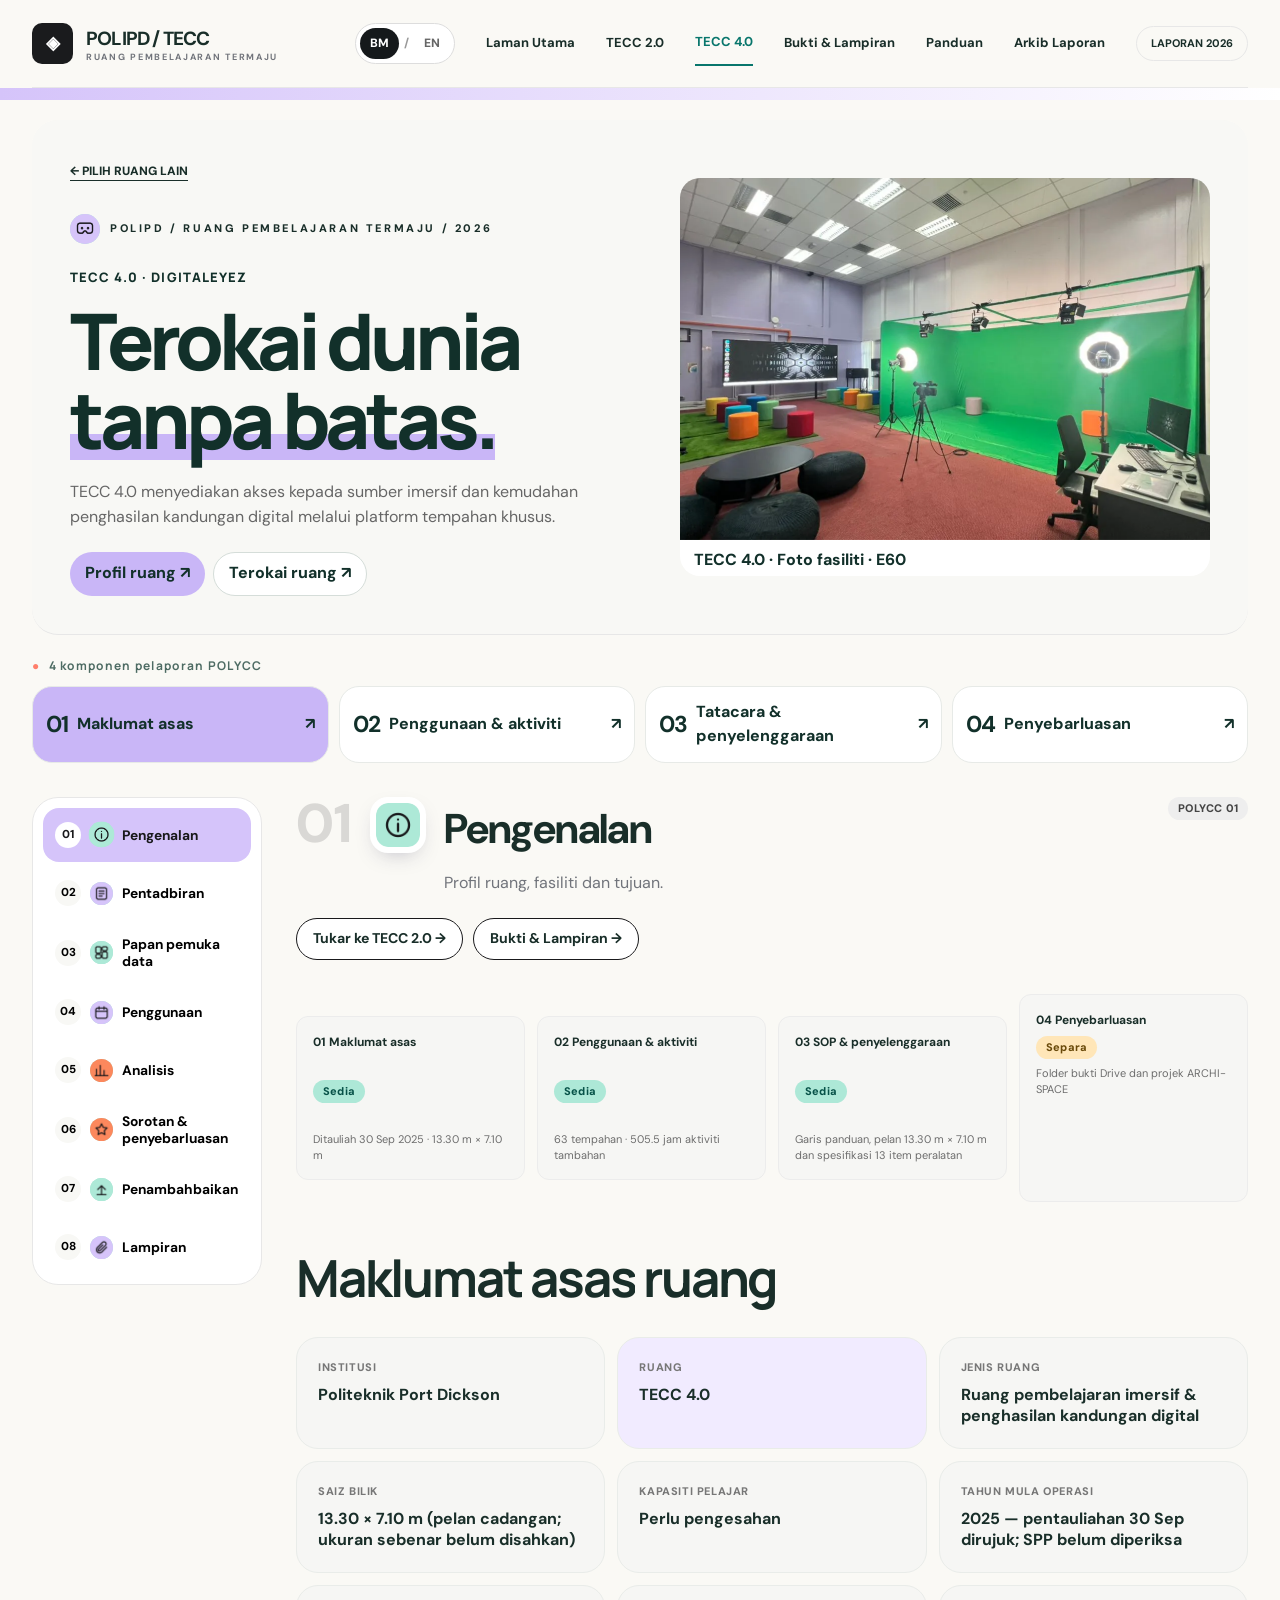
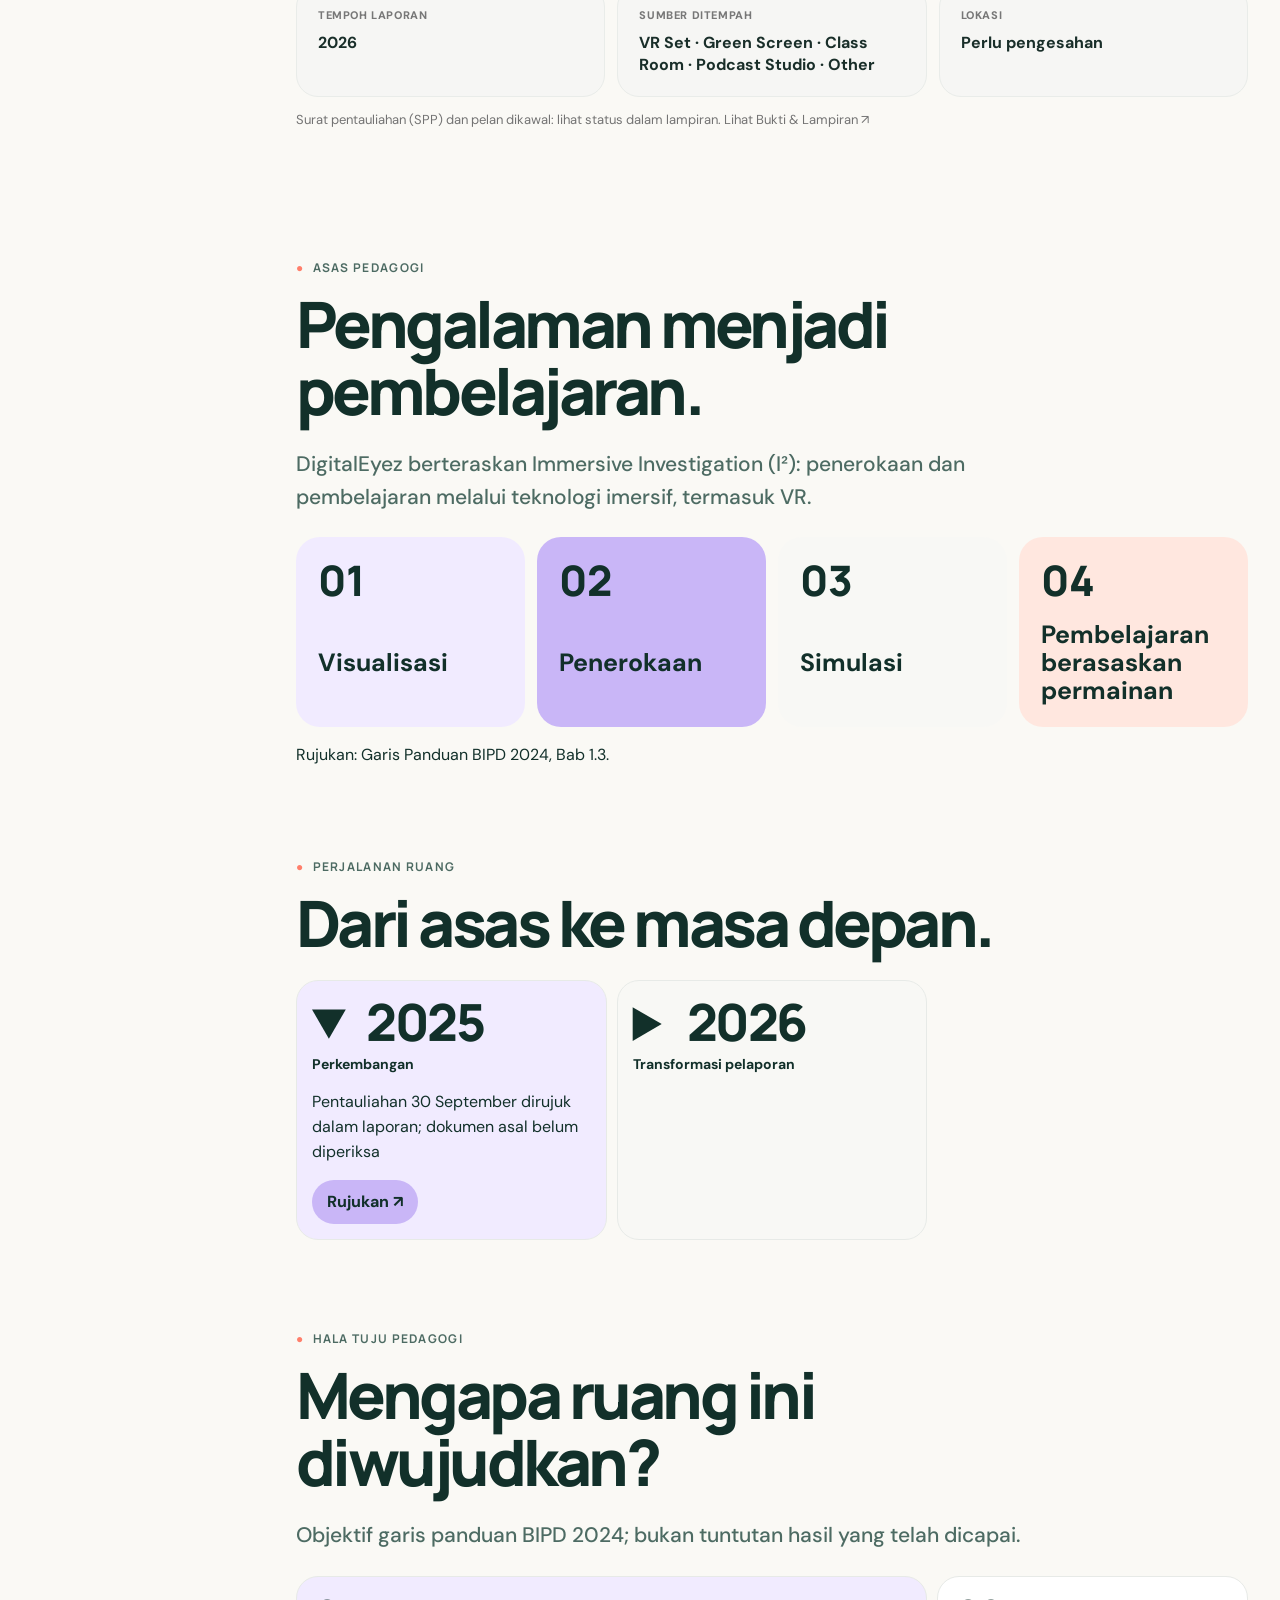
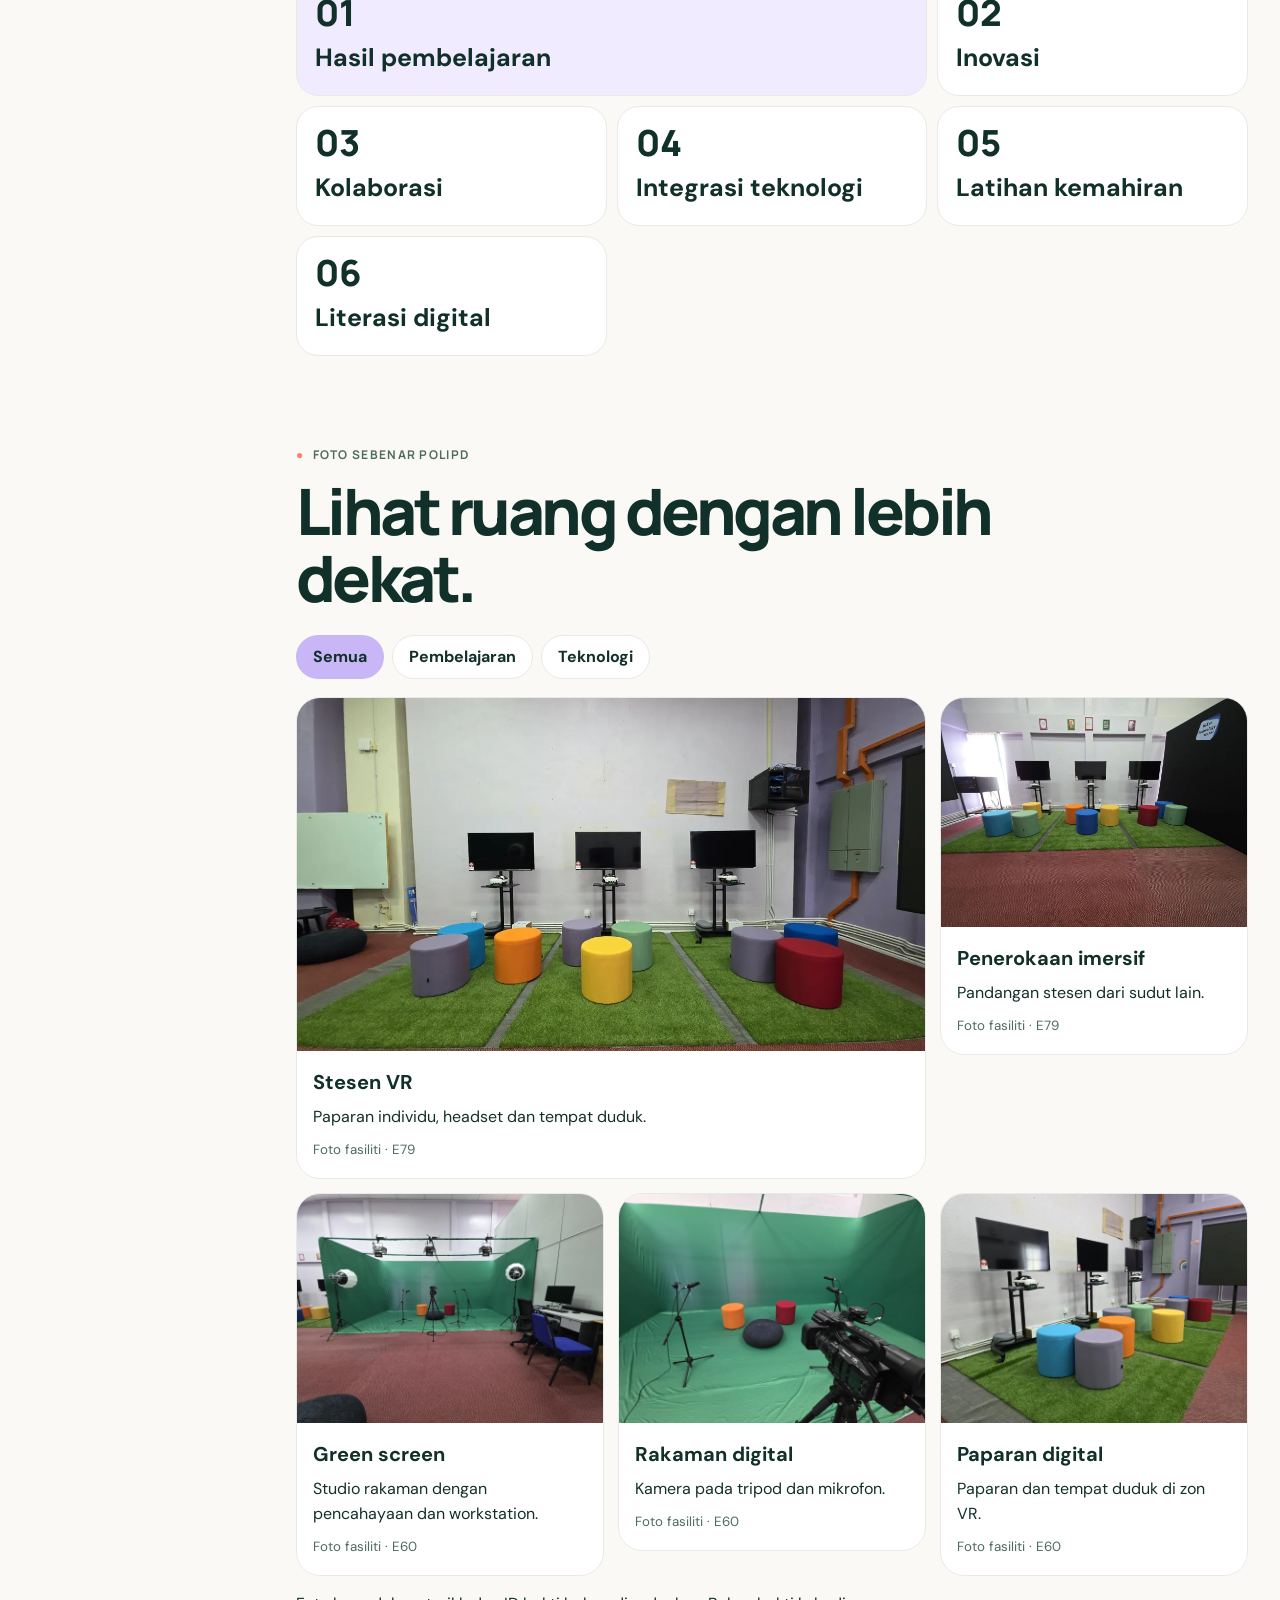
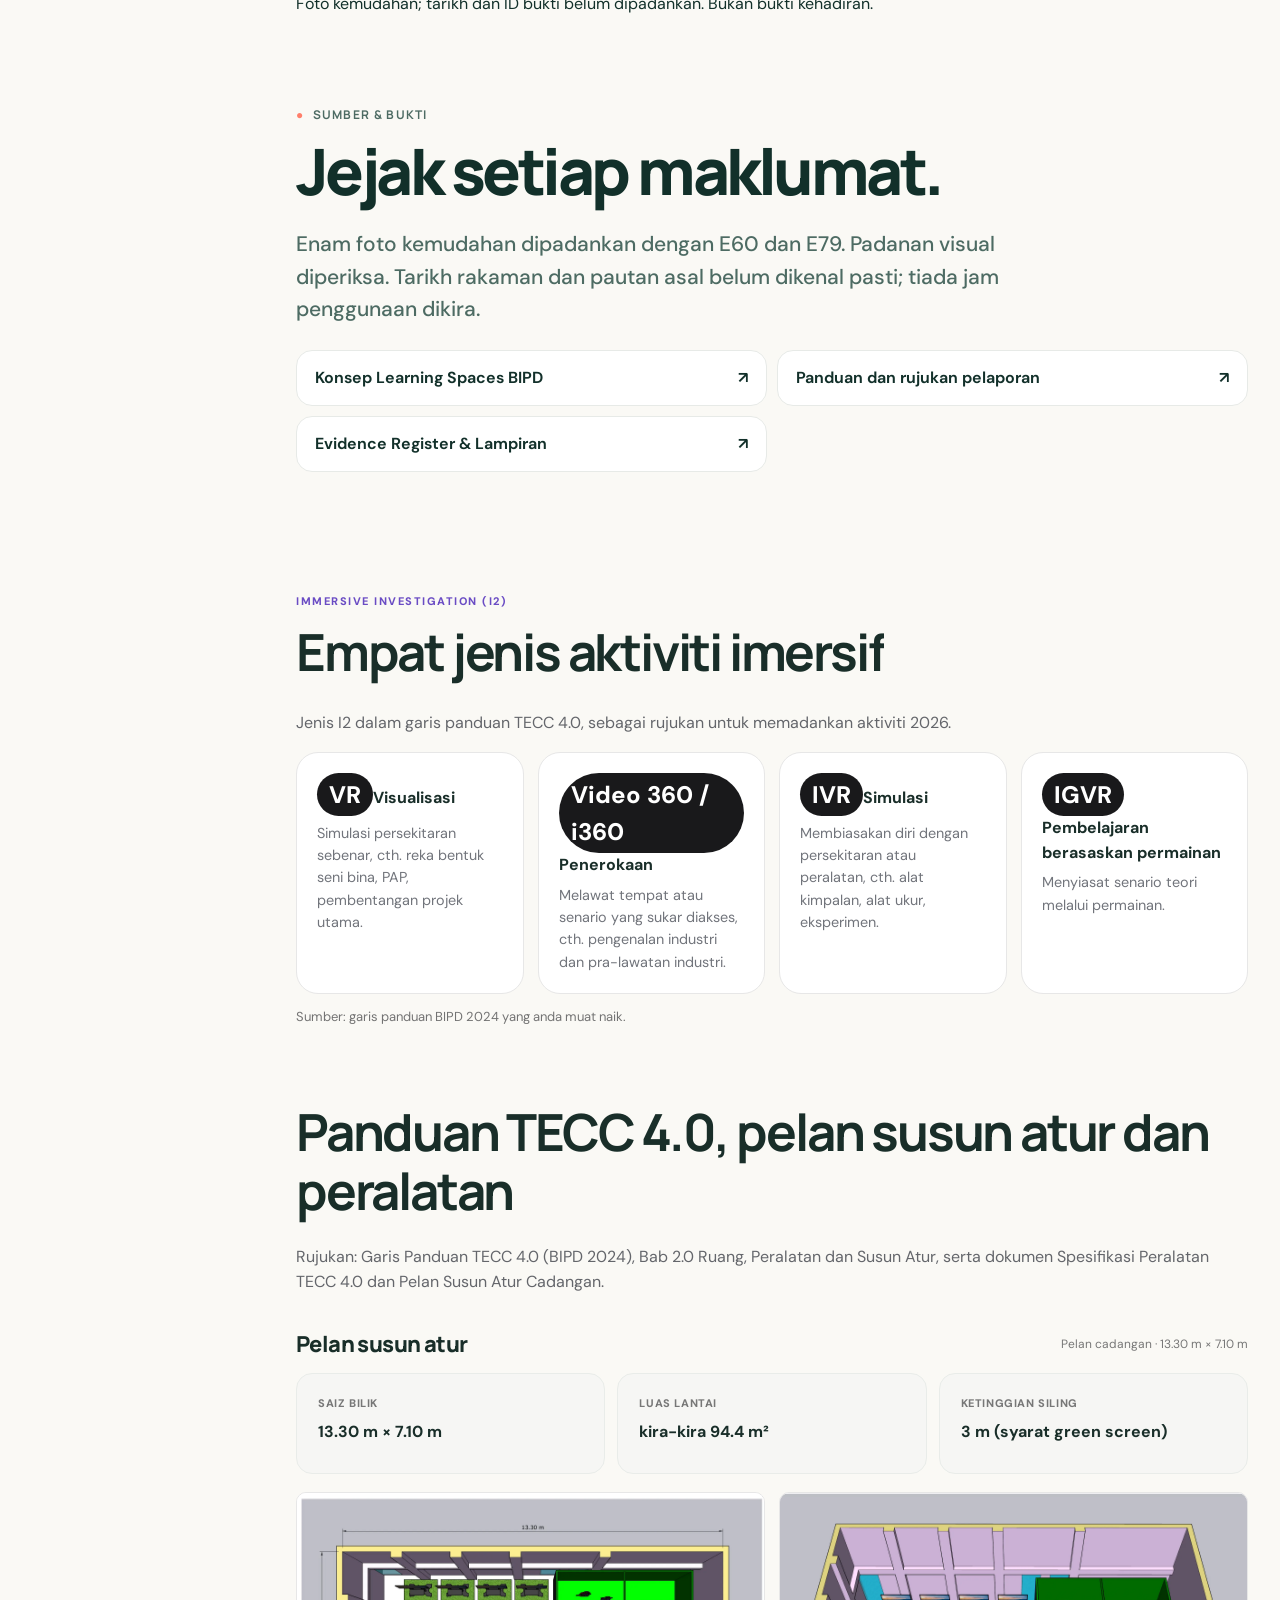
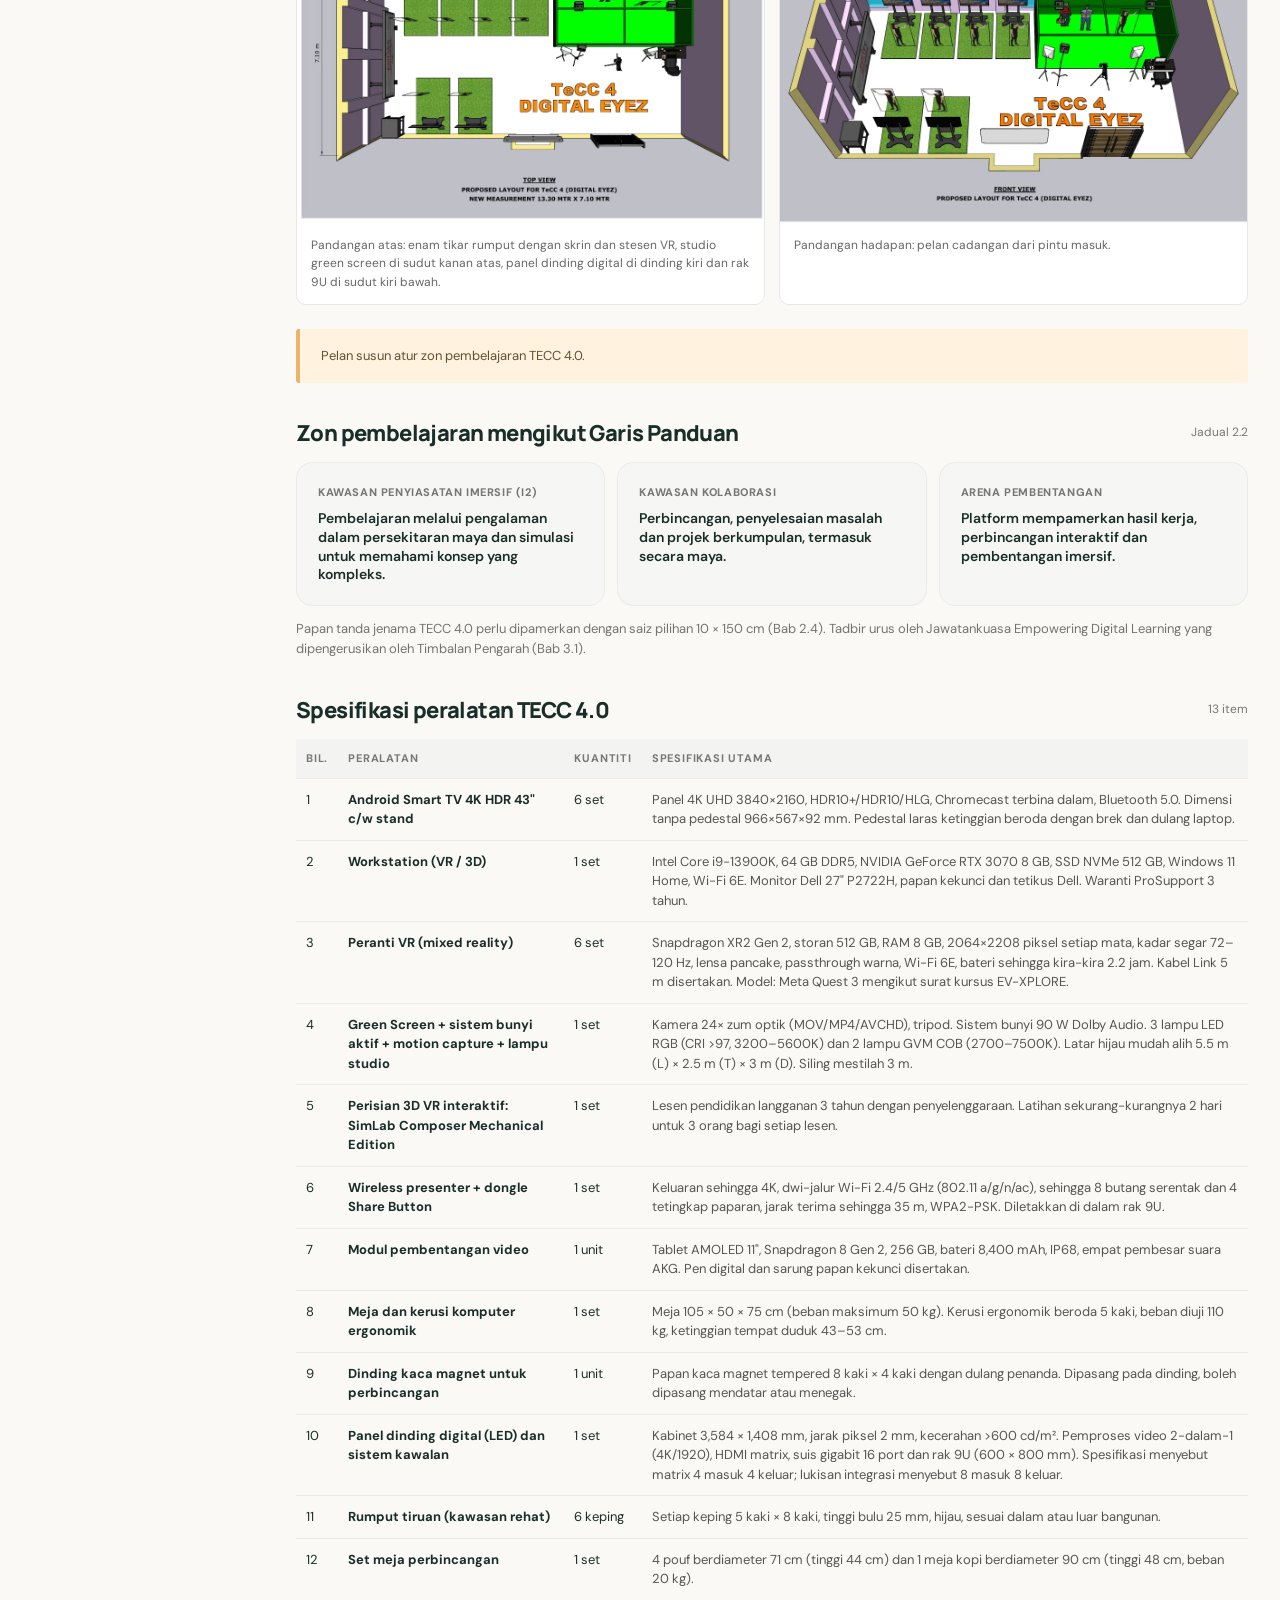
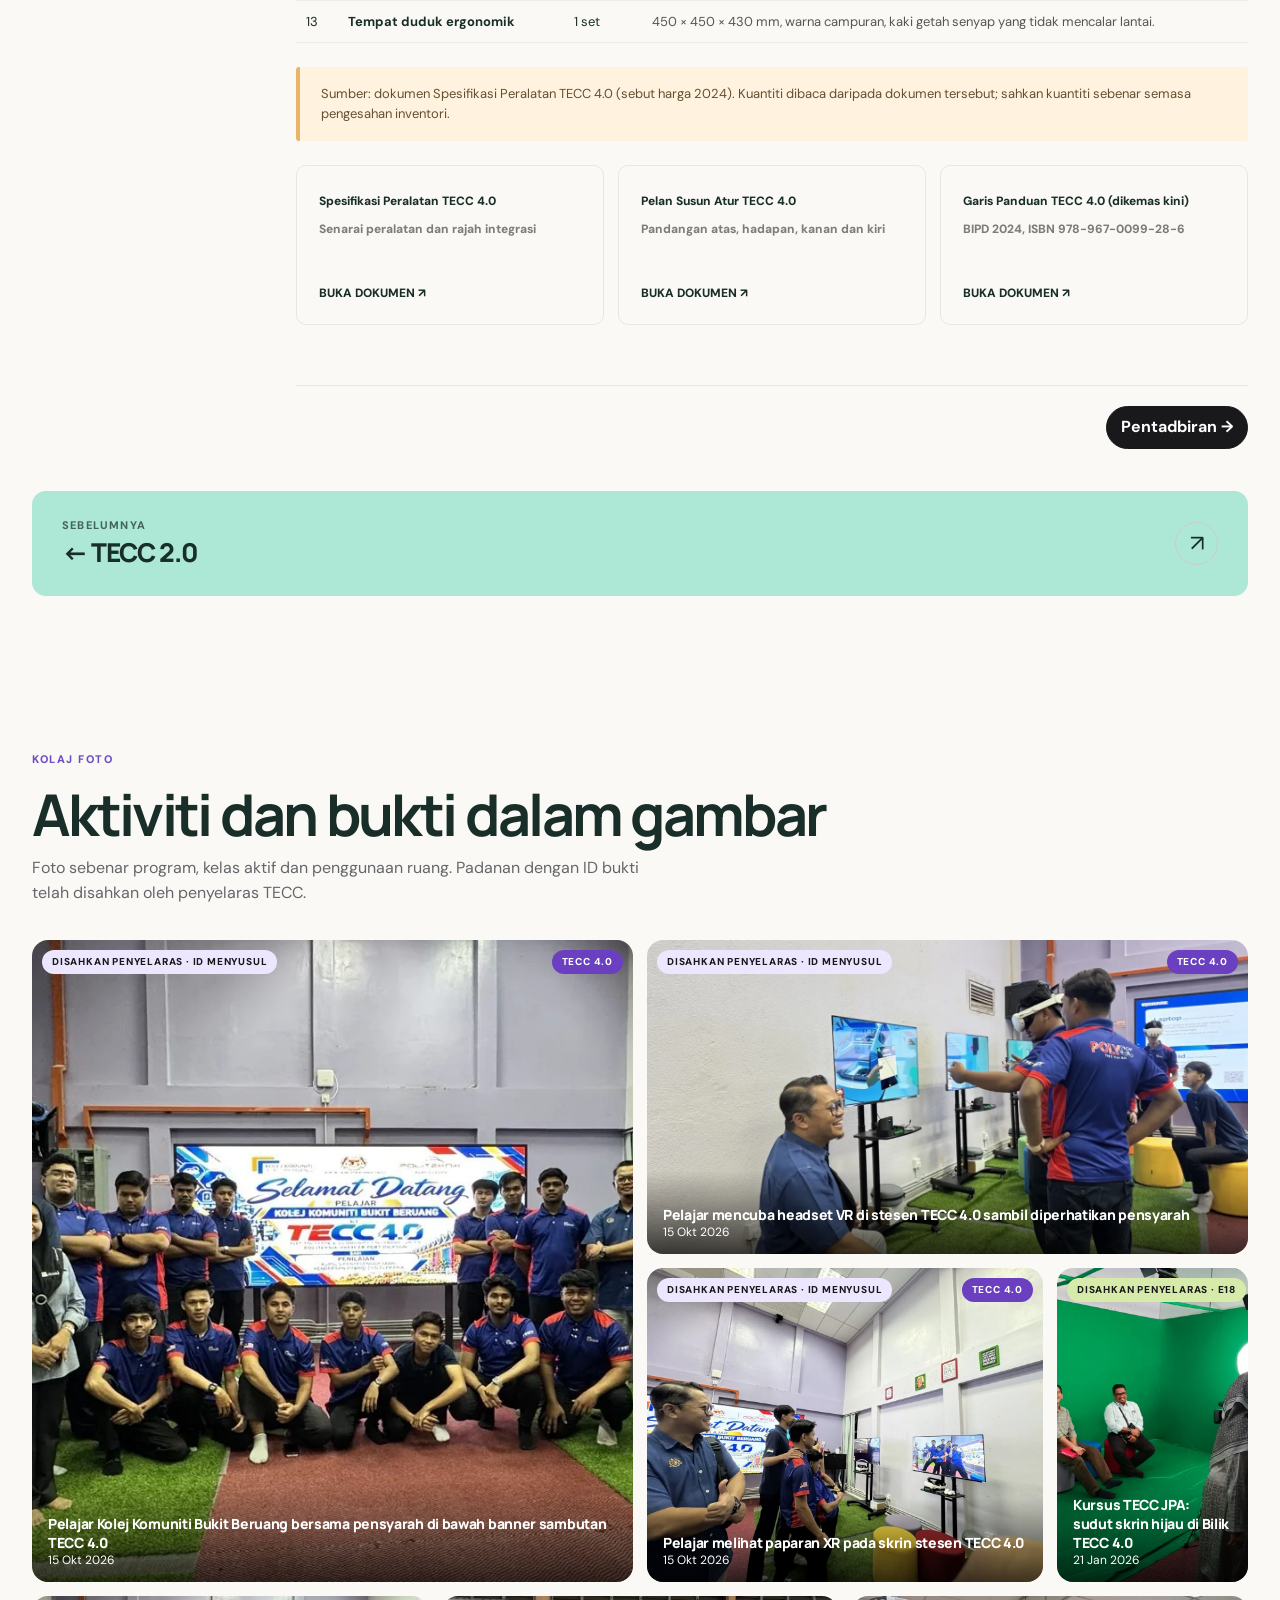
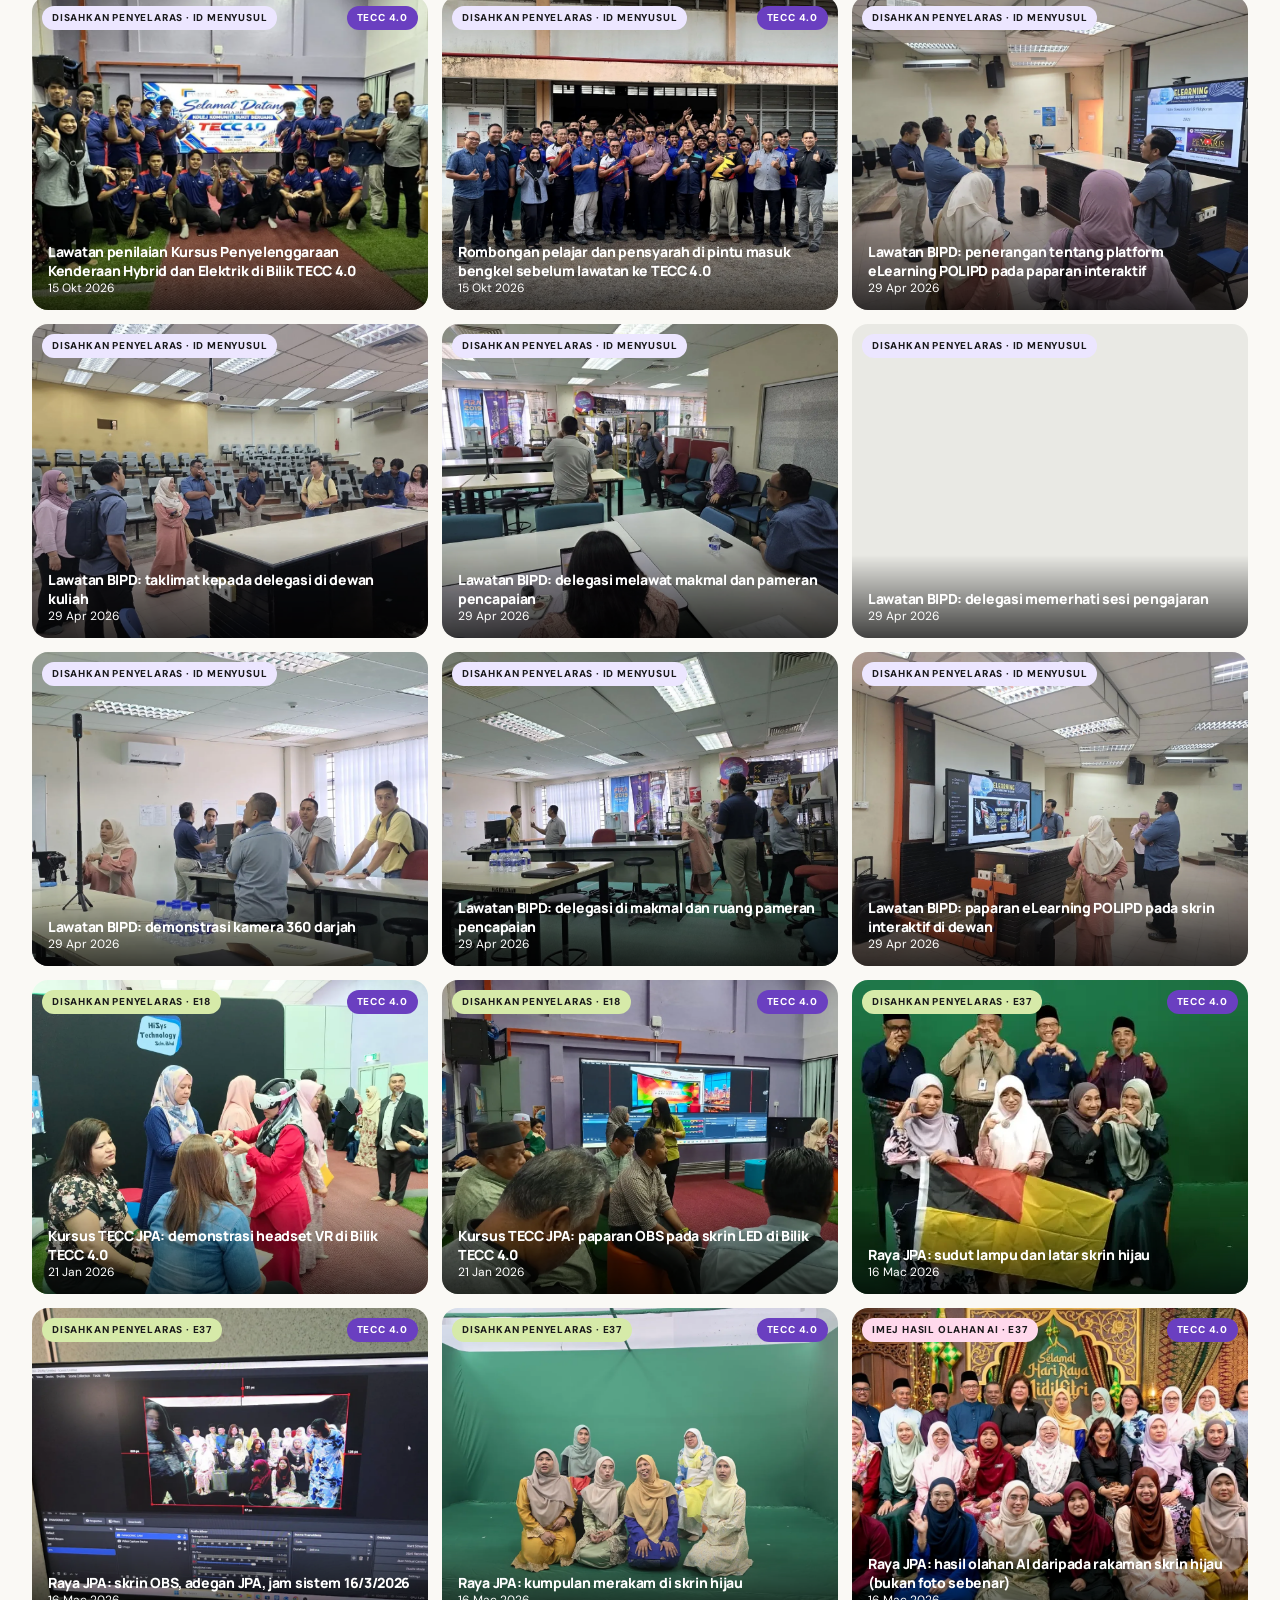
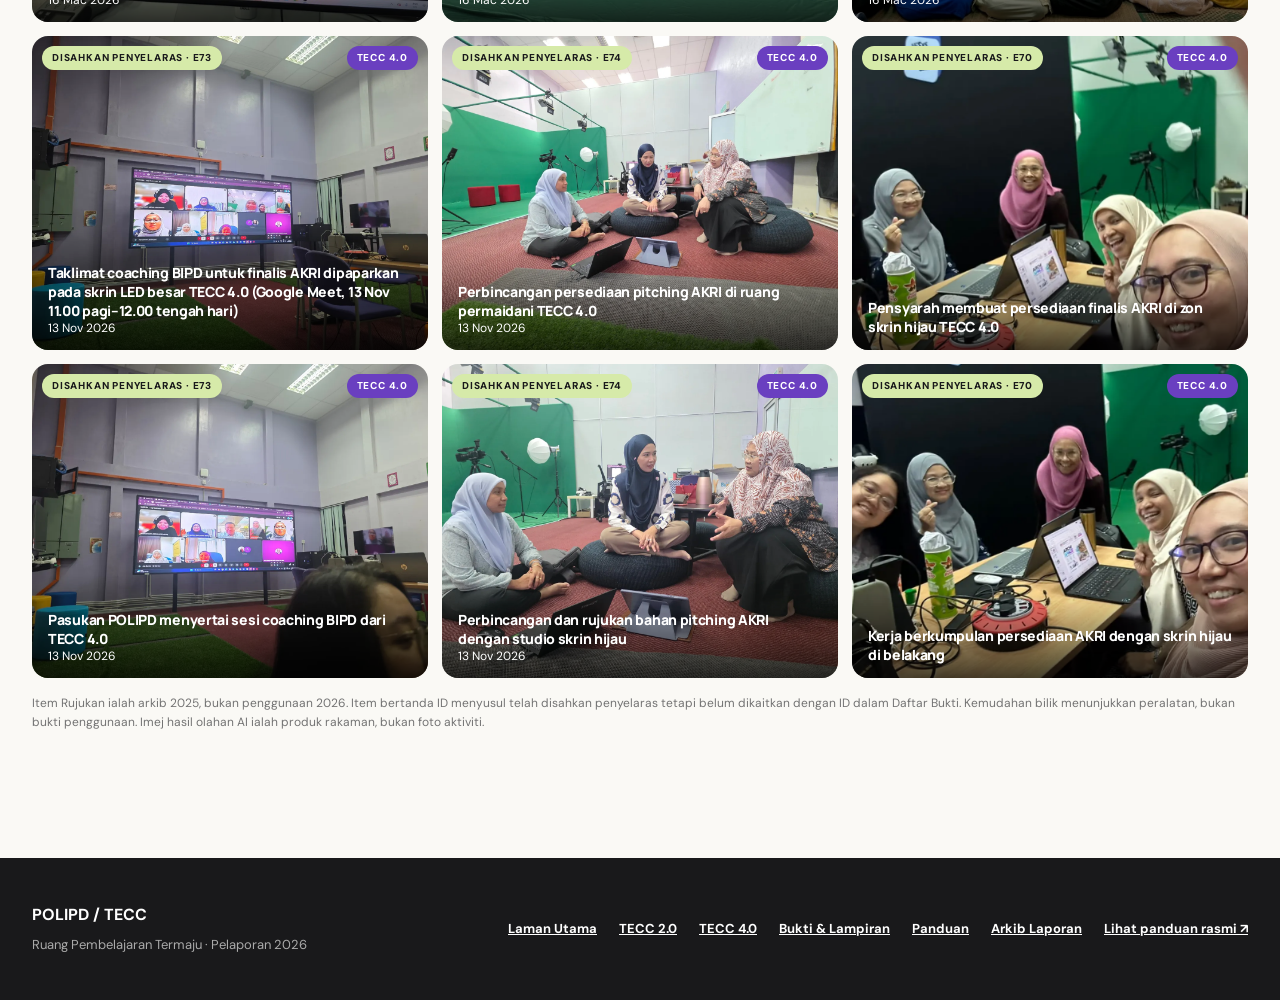
<file: tecc4.html>
<!DOCTYPE html>

<html lang="ms"><head><meta charset="utf-8"/><meta content="width=device-width,initial-scale=1" name="viewport"/><meta content="#ffffff" name="theme-color"/><meta content="Laporan penggunaan TECC 4.0 POLIPD 2026: tempahan mengikut sumber, jabatan dan bulan." name="description"/><meta content="TECC 4.0 · Laporan 2026 | POLIPD 2026" property="og:title"/><meta content="Laporan penggunaan TECC 4.0 POLIPD 2026: tempahan mengikut sumber, jabatan dan bulan." property="og:description"/><title>TECC 4.0 · Laporan 2026 | POLIPD 2026</title><link href="assets/icons/dashboard.webp" rel="icon" type="image/webp"/><meta content="website" property="og:type"/><meta content="TECC 2026 · Laporan Ruang Pembelajaran Termaju POLIPD" property="og:title"/><meta content="Laporan penggunaan TECC 2.0 dan TECC 4.0, Politeknik Port Dickson 2026." property="og:description"/><meta content="assets/hero/tecc4.webp" property="og:image"/><meta content="#0b3d36" name="theme-color"/><link href="styles.css" rel="stylesheet"/><link href="premium.css?v=6.3" rel="stylesheet"/><link href="tecc2-extras.css" rel="stylesheet"/><link href="experience-v7.css?v=7.0" rel="stylesheet"/><link href="collage-v11.css?v=11" rel="stylesheet"/><link href="motion-v8.css?v=8.0" rel="stylesheet"/><link href="d3-dashboard.css?v=1" rel="stylesheet"/><link href="dash-v10.css?v=1" rel="stylesheet"/><link href="tecc4-v15.css?v=15" rel="stylesheet"/><link href="part01-v22.css?v=22.1" rel="stylesheet"/></head><body class="report-4 v7 v7-tecc4"><a class="skip" data-i18n="t0" href="#main">Langkau ke kandungan</a><header class="wrap topbar"><a class="brand" href="index.html"><span class="brand-icon">◈</span><span><b data-i18n="t1">POLIPD / TECC</b><small data-i18n="t2">RUANG PEMBELAJARAN TERMAJU</small></span></a><nav aria-label="Main" class="nav" id="nav"><div aria-label="Website language" class="lang-toggle" role="group"><button aria-pressed="true" class="lang-option" data-lang="ms" type="button">BM</button><span aria-hidden="true">/</span><button aria-pressed="false" class="lang-option" data-lang="en" type="button">EN</button></div><a data-i18n="x27" data-page="index.html" href="index.html">Laman Utama</a><a data-i18n="x28" data-page="tecc2.html" href="tecc2.html">TECC 2.0</a><a data-i18n="x29" data-page="tecc4.html" href="tecc4.html">TECC 4.0</a><a data-i18n="x30" data-page="lampiran.html" href="lampiran.html">Bukti &amp; Lampiran</a><a data-bm="Panduan" data-en="Guide" data-page="panduan.html" href="panduan.html">Panduan</a><a data-i18n="x31" data-page="arkib2025.html" href="arkib2025.html">Arkib Laporan</a><span class="year" data-i18n="x32">LAPORAN 2026</span></nav><div aria-label="Website language" class="mobile-language lang-toggle" role="group"><button class="lang-option" data-lang="ms" type="button">BM</button><span aria-hidden="true">/</span><button class="lang-option" data-lang="en" type="button">EN</button></div><button aria-controls="nav" aria-expanded="false" aria-label="Toggle menu" class="menu" id="menu">☰</button></header><main id="main"><div class="stripe purple"></div><section class="inside-hero wrap v7-roomhero p01-hero"><div class="v7-roomcopy"><a class="back" data-i18n="x106" href="index.html">← PILIH RUANG LAIN</a><div class="eyebrow" style="margin-top:31px"><span data-i18n="x107">POLIPD / RUANG PEMBELAJARAN TERMAJU / 2026</span></div><div class="p01-room-label" data-bm="TECC 4.0 · DigitalEyez" data-en="TECC 4.0 · DigitalEyez">TECC 4.0 · DigitalEyez</div><h1><span data-bm="Terokai dunia" data-en="Explore beyond">Terokai dunia</span><br/><span class="p01-accent" data-bm="tanpa batas." data-en="the ordinary.">tanpa batas.</span></h1><p data-i18n="x183">TECC 4.0 menyediakan akses kepada sumber imersif dan kemudahan penghasilan kandungan digital melalui platform tempahan khusus.</p><div class="p01-actions"><a href="#profile"><span data-bm="Profil ruang ↗" data-en="Room profile ↗">Profil ruang ↗</span></a><a href="#p01-explore"><span data-bm="Terokai ruang ↗" data-en="Explore space ↗">Terokai ruang ↗</span></a></div></div><figure class="v7-roomportrait" data-evidence-id="E60"><img alt="Foto sebenar TECC 4.0 POLIPD" fetchpriority="high" src="assets/gallery/tecc4-kemudahan-pandangan-bilik.webp"/><figcaption data-bm="TECC 4.0 · Foto fasiliti · E60" data-en="TECC 4.0 · Facility photo · E60">TECC 4.0 · Foto fasiliti · E60</figcaption></figure></section><nav aria-label="Report components" class="p01-report-nav wrap"><p class="p01-kicker" data-bm="4 komponen pelaporan POLYCC" data-en="4 POLYCC reporting components">4 komponen pelaporan POLYCC</p><div class="p01-report-links"><a href="#profile"><b>01</b><span class="" data-bm="Maklumat asas" data-en="Basic information">Maklumat asas</span><span aria-hidden="true">↗</span></a><a href="#ch-usage"><b>02</b><span class="" data-bm="Penggunaan &amp; aktiviti" data-en="Usage &amp; activities">Penggunaan &amp; aktiviti</span><span aria-hidden="true">↗</span></a><a href="#sop"><b>03</b><span class="" data-bm="Tatacara &amp; penyelenggaraan" data-en="Procedures &amp; maintenance">Tatacara &amp; penyelenggaraan</span><span aria-hidden="true">↗</span></a><a href="#sharing"><b>04</b><span class="" data-bm="Penyebarluasan" data-en="Dissemination">Penyebarluasan</span><span aria-hidden="true">↗</span></a></div></nav><div class="rl wrap"><div class="tabbar"><div class="wrap" role="tablist"><button class="tabbtn" data-first="ch-intro" data-tab="intro" role="tab"><i>01</i><span data-bm="Pengenalan" data-en="Introduction">Pengenalan</span></button><button class="tabbtn" data-first="ch-admin" data-tab="admin" role="tab"><i>02</i><span data-bm="Pentadbiran" data-en="Administration">Pentadbiran</span></button><button class="tabbtn" data-first="ch-dash" data-tab="dash" role="tab"><i>03</i><span data-bm="Papan pemuka data" data-en="Data dashboard">Papan pemuka data</span></button><button class="tabbtn" data-first="ch-usage" data-tab="usage" role="tab"><i>04</i><span data-bm="Penggunaan" data-en="Usage">Penggunaan</span></button><button class="tabbtn" data-first="ch-analysis" data-tab="analysis" role="tab"><i>05</i><span data-bm="Analisis" data-en="Analysis">Analisis</span></button><button class="tabbtn" data-first="ch-highlights" data-tab="highlights" role="tab"><i>06</i><span data-bm="Sorotan &amp; penyebarluasan" data-en="Highlights &amp; dissemination">Sorotan &amp; penyebarluasan</span></button><button class="tabbtn" data-first="ch-improve" data-tab="improve" role="tab"><i>07</i><span data-bm="Penambahbaikan" data-en="Improvements">Penambahbaikan</span></button><button class="tabbtn" data-first="ch-attach" data-tab="attach" role="tab"><i>08</i><span data-bm="Lampiran" data-en="Attachments">Lampiran</span></button></div></div><div class="panels"><div class="tabpanel" data-panel="intro"><header class="chhead" id="ch-intro"><span class="chnum">01</span><div><h2 data-bm="Pengenalan" data-en="Introduction">Pengenalan</h2><p data-bm="Profil ruang, fasiliti dan tujuan." data-en="Room profile, facilities and purpose.">Profil ruang, fasiliti dan tujuan.</p></div><span class="badge chtag">POLYCC 01</span></header><div class="roombar"><a class="switch" data-bm="Tukar ke TECC 2.0 →" data-en="Switch to TECC 2.0 →" href="tecc2.html">Tukar ke TECC 2.0 →</a><a class="switch" data-bm="Bukti &amp; Lampiran →" data-en="Evidence &amp; Attachments →" href="lampiran.html">Bukti &amp; Lampiran →</a></div><div class="status-strip" data-status-strip="tecc4"></div><div class="chbody"><section class="report-section" id="profile"><div class="wrap"><div class="section-num" data-i18n="x114">01 / KOMPONEN LAPORAN WAJIB</div><h2 data-i18n="x115">Maklumat asas ruang</h2><div class="factgrid p01-facts"><div class="fact"><small data-i18n="x33">Institusi</small><strong data-i18n="x34">Politeknik Port Dickson</strong></div><div class="fact"><small data-i18n="x35">Ruang</small><strong data-i18n="x124">TECC 4.0</strong></div><div class="fact"><small data-i18n="x125">Jenis ruang</small><strong data-i18n="x126">Ruang pembelajaran imersif &amp; penghasilan kandungan digital</strong></div><div class="fact"><small data-i18n="x307">Saiz bilik</small><strong data-bm="13.30 × 7.10 m (pelan cadangan; ukuran sebenar belum disahkan)" data-en="13.30 × 7.10 m (proposed plan; as-built dimensions pending)">13.30 × 7.10 m (pelan cadangan; ukuran sebenar belum disahkan)</strong></div><div class="fact"><small data-i18n="x127">Kapasiti pelajar</small><strong data-i18n="x44">Perlu pengesahan</strong></div><div class="fact"><small data-i18n="x43">Tahun mula operasi</small><strong data-bm="2025 — pentauliahan 30 Sep dirujuk; SPP belum diperiksa" data-en="2025 — 30 Sep commissioning cited; SPP not inspected">2025 — pentauliahan 30 Sep dirujuk; SPP belum diperiksa</strong></div><div class="fact"><small data-i18n="x131">Tempoh laporan</small><strong data-i18n="x132">2026</strong></div><div class="fact"><small data-i18n="x133">Sumber ditempah</small><strong data-i18n="x134">VR Set · Green Screen · Class Room · Podcast Studio · Other</strong></div><div class="fact"><small data-bm="Lokasi" data-en="Location">Lokasi</small><strong data-bm="Perlu pengesahan" data-en="Pending confirmation">Perlu pengesahan</strong></div></div><p class="small muted"><span data-i18n="x135">Surat pentauliahan (SPP) dan pelan dikawal: lihat status dalam lampiran.</span> <a data-i18n="x18" href="lampiran.html">Lihat Bukti &amp; Lampiran ↗</a></p></div></section><section class="p01-section wrap" id="p01-concept"><div class="p01-kicker" data-bm="ASAS PEDAGOGI" data-en="PEDAGOGICAL FOUNDATION">ASAS PEDAGOGI</div><h3 class="p01-heading" data-bm="Pengalaman menjadi pembelajaran." data-en="Experience becomes learning.">Pengalaman menjadi pembelajaran.</h3><p class="p01-lead" data-bm="DigitalEyez berteraskan Immersive Investigation (I²): penerokaan dan pembelajaran melalui teknologi imersif, termasuk VR." data-en="DigitalEyez is centred on Immersive Investigation (I²): exploration and learning through immersive technology, including VR.">DigitalEyez berteraskan Immersive Investigation (I²): penerokaan dan pembelajaran melalui teknologi imersif, termasuk VR.</p><div class="p01-concept"><div><b>01</b><strong data-bm="Visualisasi" data-en="Visualization">Visualisasi</strong></div><div><b>02</b><strong data-bm="Penerokaan" data-en="Exploration">Penerokaan</strong></div><div><b>03</b><strong data-bm="Simulasi" data-en="Simulation">Simulasi</strong></div><div><b>04</b><strong data-bm="Pembelajaran berasaskan permainan" data-en="Game learning">Pembelajaran berasaskan permainan</strong></div></div><p data-bm="Rujukan: Garis Panduan BIPD 2024, Bab 1.3." data-en="Reference: BIPD 2024 guideline, Chapter 1.3.">Rujukan: Garis Panduan BIPD 2024, Bab 1.3.</p></section><section class="p01-section wrap" id="p01-history"><div class="p01-kicker" data-bm="PERJALANAN RUANG" data-en="ROOM EVOLUTION">PERJALANAN RUANG</div><h3 class="p01-heading" data-bm="Dari asas ke masa depan." data-en="From foundations to the future.">Dari asas ke masa depan.</h3><div class="p01-timeline"><details open=""><summary>2025<span class="p01-year-label" data-bm="Perkembangan" data-en="Progression">Perkembangan</span></summary><div><p data-bm="Pentauliahan 30 September dirujuk dalam laporan; dokumen asal belum diperiksa" data-en="Commissioning on 30 September cited in report; original not inspected">Pentauliahan 30 September dirujuk dalam laporan; dokumen asal belum diperiksa</p><a href="lampiran.html"><span data-bm="Rujukan ↗" data-en="Reference ↗">Rujukan ↗</span></a></div></details><details><summary>2026<span class="p01-year-label" data-bm="Transformasi pelaporan" data-en="Reporting transformation">Transformasi pelaporan</span></summary><div><p data-bm="Pelaporan dan dokumentasi DigitalEyez" data-en="DigitalEyez reporting and documentation">Pelaporan dan dokumentasi DigitalEyez</p><a href="lampiran.html"><span data-bm="Rujukan ↗" data-en="Reference ↗">Rujukan ↗</span></a></div></details></div></section><section class="p01-section wrap" id="p01-objectives"><div class="p01-kicker" data-bm="HALA TUJU PEDAGOGI" data-en="PEDAGOGICAL PURPOSE">HALA TUJU PEDAGOGI</div><h3 class="p01-heading" data-bm="Mengapa ruang ini diwujudkan?" data-en="Why this space exists.">Mengapa ruang ini diwujudkan?</h3><p class="p01-lead" data-bm="Objektif garis panduan BIPD 2024; bukan tuntutan hasil yang telah dicapai." data-en="Objectives from BIPD 2024 guidance; not claims of achieved outcomes.">Objektif garis panduan BIPD 2024; bukan tuntutan hasil yang telah dicapai.</p><div class="p01-objectives"><div><b>01</b><strong class="" data-bm="Hasil pembelajaran" data-en="Learning outcomes">Hasil pembelajaran</strong></div><div><b>02</b><strong class="" data-bm="Inovasi" data-en="Innovation">Inovasi</strong></div><div><b>03</b><strong class="" data-bm="Kolaborasi" data-en="Collaboration">Kolaborasi</strong></div><div><b>04</b><strong class="" data-bm="Integrasi teknologi" data-en="Technology integration">Integrasi teknologi</strong></div><div><b>05</b><strong class="" data-bm="Latihan kemahiran" data-en="Skills training">Latihan kemahiran</strong></div><div><b>06</b><strong class="" data-bm="Literasi digital" data-en="Digital literacy">Literasi digital</strong></div></div></section><section class="p01-section wrap" id="p01-explore"><div class="p01-kicker" data-bm="FOTO SEBENAR POLIPD" data-en="ACTUAL POLIPD PHOTOGRAPHY">FOTO SEBENAR POLIPD</div><h3 class="p01-heading" data-bm="Lihat ruang dengan lebih dekat." data-en="Take a closer look.">Lihat ruang dengan lebih dekat.</h3><div aria-label="Photo filter" class="p01-filters" role="group"><button aria-pressed="true" data-p01-filter="all" type="button"><span class="" data-bm="Semua" data-en="All">Semua</span></button><button aria-pressed="false" data-p01-filter="learn" type="button"><span class="" data-bm="Pembelajaran" data-en="Learning">Pembelajaran</span></button><button aria-pressed="false" data-p01-filter="tech" type="button"><span class="" data-bm="Teknologi" data-en="Technology">Teknologi</span></button></div><div class="p01-gallery"><figure class="p01-shot" data-evidence-id="E79" data-p01-kind="learn"><button aria-label="Stesen VR" class="p01-photo" type="button"><img alt="Stesen VR" decoding="async" loading="lazy" src="assets/gallery/idx-tiga-stesen.webp"/></button><figcaption><strong data-bm="Stesen VR" data-en="VR stations">Stesen VR</strong><p data-bm="Paparan individu, headset dan tempat duduk." data-en="Individual displays, headsets and seating.">Paparan individu, headset dan tempat duduk.</p><small data-bm="Foto fasiliti · E79" data-en="Facility photo · E79">Foto fasiliti · E79</small></figcaption></figure><figure class="p01-shot" data-evidence-id="E79" data-p01-kind="learn"><button aria-label="Penerokaan imersif" class="p01-photo" type="button"><img alt="Penerokaan imersif" decoding="async" loading="lazy" src="assets/gallery/idx-stesen-vr-lebar.webp"/></button><figcaption><strong data-bm="Penerokaan imersif" data-en="Immersive exploration">Penerokaan imersif</strong><p data-bm="Pandangan stesen dari sudut lain." data-en="Stations viewed from another angle.">Pandangan stesen dari sudut lain.</p><small data-bm="Foto fasiliti · E79" data-en="Facility photo · E79">Foto fasiliti · E79</small></figcaption></figure><figure class="p01-shot" data-evidence-id="E60" data-p01-kind="tech"><button aria-label="Green screen" class="p01-photo" type="button"><img alt="Green screen" decoding="async" loading="lazy" src="assets/gallery/tecc4-kemudahan-studio-skrin-hijau.webp"/></button><figcaption><strong data-bm="Green screen" data-en="Green screen">Green screen</strong><p data-bm="Studio rakaman dengan pencahayaan dan workstation." data-en="Recording studio with lighting and workstation.">Studio rakaman dengan pencahayaan dan workstation.</p><small data-bm="Foto fasiliti · E60" data-en="Facility photo · E60">Foto fasiliti · E60</small></figcaption></figure><figure class="p01-shot" data-evidence-id="E60" data-p01-kind="tech"><button aria-label="Rakaman digital" class="p01-photo" type="button"><img alt="Rakaman digital" decoding="async" loading="lazy" src="assets/gallery/tecc4-kemudahan-kamera-mikrofon.webp"/></button><figcaption><strong data-bm="Rakaman digital" data-en="Digital recording">Rakaman digital</strong><p data-bm="Kamera pada tripod dan mikrofon." data-en="Tripod-mounted camera and microphones.">Kamera pada tripod dan mikrofon.</p><small data-bm="Foto fasiliti · E60" data-en="Facility photo · E60">Foto fasiliti · E60</small></figcaption></figure><figure class="p01-shot" data-evidence-id="E60" data-p01-kind="learn"><button aria-label="Paparan digital" class="p01-photo" type="button"><img alt="Paparan digital" decoding="async" loading="lazy" src="assets/gallery/tecc4-kemudahan-stesen-vr.webp"/></button><figcaption><strong data-bm="Paparan digital" data-en="Digital displays">Paparan digital</strong><p data-bm="Paparan dan tempat duduk di zon VR." data-en="Displays and seating in the VR area.">Paparan dan tempat duduk di zon VR.</p><small data-bm="Foto fasiliti · E60" data-en="Facility photo · E60">Foto fasiliti · E60</small></figcaption></figure></div><p data-bm="Foto kemudahan; tarikh dan ID bukti belum dipadankan. Bukan bukti kehadiran." data-en="Facility photographs; dates and evidence IDs pending. Not attendance evidence.">Foto kemudahan; tarikh dan ID bukti belum dipadankan. Bukan bukti kehadiran.</p></section><section class="p01-section wrap" id="p01-sources"><div class="p01-kicker" data-bm="SUMBER &amp; BUKTI" data-en="SOURCES &amp; EVIDENCE">SUMBER &amp; BUKTI</div><h3 class="p01-heading" data-bm="Jejak setiap maklumat." data-en="Trace every claim.">Jejak setiap maklumat.</h3><p class="p01-lead" data-bm="Enam foto kemudahan dipadankan dengan E60 dan E79. Padanan visual diperiksa. Tarikh rakaman dan pautan asal belum dikenal pasti; tiada jam penggunaan dikira." data-en="Six facility photos mapped to E60 and E79. Visual matches checked. Capture dates and original source links remain unknown; no usage hours counted.">Enam foto kemudahan dipadankan dengan E60 dan E79. Padanan visual diperiksa. Tarikh rakaman dan pautan asal belum dikenal pasti; tiada jam penggunaan dikira.</p><div class="p01-source-list"><a href="https://drive.google.com/file/d/1QWQZqVzwf5MKOaL-RUQ9L52y9FD3XKNq/view"><span class="" data-bm="Konsep Learning Spaces BIPD" data-en="BIPD Learning Spaces concept">Konsep Learning Spaces BIPD</span><span aria-hidden="true">↗</span></a><a href="panduan.html"><span class="" data-bm="Panduan dan rujukan pelaporan" data-en="Reporting guidance and references">Panduan dan rujukan pelaporan</span><span aria-hidden="true">↗</span></a><a href="lampiran.html"><span class="" data-bm="Evidence Register &amp; Lampiran" data-en="Evidence register &amp; attachments">Evidence Register &amp; Lampiran</span><span aria-hidden="true">↗</span></a></div></section><section class="report-section" id="i2"></section><section class="report-section" id="equip"><div class="wrap"><div class="section-num"><span data-bm="01 / PANDUAN DAN PELAN SUSUN ATUR" data-en="01 / GUIDELINES AND LAYOUT PLAN">01 / PANDUAN DAN PELAN SUSUN ATUR</span></div><h2><span data-bm="Panduan TECC 4.0, pelan susun atur dan peralatan" data-en="TECC 4.0 guidelines, layout plan and equipment">Panduan TECC 4.0, pelan susun atur dan peralatan</span></h2>
<p class="lead"><span data-bm="Rujukan: Garis Panduan TECC 4.0 (BIPD 2024), Bab 2.0 Ruang, Peralatan dan Susun Atur, serta dokumen Spesifikasi Peralatan TECC 4.0 dan Pelan Susun Atur Cadangan." data-en="Sources: TECC 4.0 Guideline (BIPD 2024), Chapter 2.0 Learning Space, Equipment and Layout, the TECC 4.0 Equipment Specification and the Proposed Layout Plan.">Rujukan: Garis Panduan TECC 4.0 (BIPD 2024), Bab 2.0 Ruang, Peralatan dan Susun Atur, serta dokumen Spesifikasi Peralatan TECC 4.0 dan Pelan Susun Atur Cadangan.</span></p>
<div class="labelrow"><h3 data-bm="Pelan susun atur" data-en="Layout plan">Pelan susun atur</h3><span><span data-bm="Pelan cadangan · 13.30 m × 7.10 m" data-en="Proposed plan · 13.30 m × 7.10 m">Pelan cadangan · 13.30 m × 7.10 m</span></span></div>
<div class="factgrid"><div class="fact"><small><span data-bm="Saiz bilik" data-en="Room size">Saiz bilik</span></small><strong>13.30 m × 7.10 m</strong></div><div class="fact"><small><span data-bm="Luas lantai" data-en="Floor area">Luas lantai</span></small><strong><span data-bm="kira-kira 94.4 m²" data-en="about 94.4 m²">kira-kira 94.4 m²</span></strong></div><div class="fact"><small><span data-bm="Ketinggian siling" data-en="Ceiling height">Ketinggian siling</span></small><strong><span data-bm="3 m (syarat green screen)" data-en="3 m (green screen requirement)">3 m (syarat green screen)</span></strong></div></div>
<div class="planfigs"><figure class="planfig"><img alt="Pelan atas cadangan TECC 4.0" height="1431" loading="lazy" src="assets/layout/tecc4-pelan-atas.webp" width="2065"/><figcaption><span data-bm="Pandangan atas: enam tikar rumput dengan skrin dan stesen VR, studio green screen di sudut kanan atas, panel dinding digital di dinding kiri dan rak 9U di sudut kiri bawah." data-en="Top view: six grass mats with screens and VR stations, the green screen studio at the top right, the digital wall panel on the left wall and the 9U rack at the bottom left.">Pandangan atas: enam tikar rumput dengan skrin dan stesen VR, studio green screen di sudut kanan atas, panel dinding digital di dinding kiri dan rak 9U di sudut kiri bawah.</span></figcaption></figure>
<figure class="planfig"><img alt="Pandangan hadapan cadangan TECC 4.0" height="1431" loading="lazy" src="assets/layout/tecc4-pelan-hadapan.webp" width="2065"/><figcaption><span data-bm="Pandangan hadapan: pelan cadangan dari pintu masuk." data-en="Front view: the proposed plan seen from the entrance.">Pandangan hadapan: pelan cadangan dari pintu masuk.</span></figcaption></figure></div>
<div class="note"><span data-bm="Pelan susun atur zon pembelajaran TECC 4.0." data-en="Layout plan of the TECC 4.0 learning zones.">Pelan susun atur zon pembelajaran TECC 4.0.</span></div>
<div class="labelrow"><h3 data-bm="Zon pembelajaran mengikut Garis Panduan" data-en="Learning zones in the Guideline">Zon pembelajaran mengikut Garis Panduan</h3><span><span data-bm="Jadual 2.2" data-en="Table 2.2">Jadual 2.2</span></span></div>
<div class="factgrid"><div class="fact"><small><span data-bm="Kawasan Penyiasatan Imersif (I2)" data-en="Immersive Investigation (I2) area">Kawasan Penyiasatan Imersif (I2)</span></small><strong style="font-weight:600;font-size:14px"><span data-bm="Pembelajaran melalui pengalaman dalam persekitaran maya dan simulasi untuk memahami konsep yang kompleks." data-en="Experiential learning in virtual environments and simulations to understand complex concepts.">Pembelajaran melalui pengalaman dalam persekitaran maya dan simulasi untuk memahami konsep yang kompleks.</span></strong></div><div class="fact"><small><span data-bm="Kawasan Kolaborasi" data-en="Collaboration area">Kawasan Kolaborasi</span></small><strong style="font-weight:600;font-size:14px"><span data-bm="Perbincangan, penyelesaian masalah dan projek berkumpulan, termasuk secara maya." data-en="Brainstorming, problem solving and group projects, including in virtual settings.">Perbincangan, penyelesaian masalah dan projek berkumpulan, termasuk secara maya.</span></strong></div><div class="fact"><small><span data-bm="Arena Pembentangan" data-en="Presentation arena">Arena Pembentangan</span></small><strong style="font-weight:600;font-size:14px"><span data-bm="Platform mempamerkan hasil kerja, perbincangan interaktif dan pembentangan imersif." data-en="A platform to showcase work, hold interactive discussions and deliver immersive presentations.">Platform mempamerkan hasil kerja, perbincangan interaktif dan pembentangan imersif.</span></strong></div></div>
<p class="small muted"><span data-bm="Papan tanda jenama TECC 4.0 perlu dipamerkan dengan saiz pilihan 10 × 150 cm (Bab 2.4). Tadbir urus oleh Jawatankuasa Empowering Digital Learning yang dipengerusikan oleh Timbalan Pengarah (Bab 3.1)." data-en="The TECC 4.0 brand signage should be displayed at the preferred size of 10 × 150 cm (Chapter 2.4). Governance is by the Empowering Digital Learning Committee chaired by the Deputy Director (Chapter 3.1).">Papan tanda jenama TECC 4.0 perlu dipamerkan dengan saiz pilihan 10 × 150 cm (Bab 2.4). Tadbir urus oleh Jawatankuasa Empowering Digital Learning yang dipengerusikan oleh Timbalan Pengarah (Bab 3.1).</span></p>
<div class="labelrow"><h3 data-bm="Spesifikasi peralatan TECC 4.0" data-en="TECC 4.0 equipment specification">Spesifikasi peralatan TECC 4.0</h3><span><span data-bm="13 item" data-en="13 items">13 item</span></span></div>
<div class="tablewrap"><table class="eqtable"><thead><tr><th><span data-bm="Bil." data-en="No.">Bil.</span></th><th><span data-bm="Peralatan" data-en="Equipment">Peralatan</span></th><th><span data-bm="Kuantiti" data-en="Qty">Kuantiti</span></th><th><span data-bm="Spesifikasi utama" data-en="Key specification">Spesifikasi utama</span></th></tr></thead><tbody><tr><td>1</td><td><b><span data-bm='Android Smart TV 4K HDR 43" c/w stand' data-en='Android Smart TV 4K HDR 43" c/w stand'>Android Smart TV 4K HDR 43" c/w stand</span></b></td><td>6 set</td><td><span data-bm="Panel 4K UHD 3840×2160, HDR10+/HDR10/HLG, Chromecast terbina dalam, Bluetooth 5.0. Dimensi tanpa pedestal 966×567×92 mm. Pedestal laras ketinggian beroda dengan brek dan dulang laptop." data-en="4K UHD 3840×2160 panel, HDR10+/HDR10/HLG, built-in Chromecast, Bluetooth 5.0. 966×567×92 mm without stand. Height-adjustable wheeled stand with brake and laptop tray.">Panel 4K UHD 3840×2160, HDR10+/HDR10/HLG, Chromecast terbina dalam, Bluetooth 5.0. Dimensi tanpa pedestal 966×567×92 mm. Pedestal laras ketinggian beroda dengan brek dan dulang laptop.</span></td></tr><tr><td>2</td><td><b><span data-bm="Workstation (VR / 3D)" data-en="Workstation (VR / 3D)">Workstation (VR / 3D)</span></b></td><td>1 set</td><td><span data-bm='Intel Core i9-13900K, 64 GB DDR5, NVIDIA GeForce RTX 3070 8 GB, SSD NVMe 512 GB, Windows 11 Home, Wi-Fi 6E. Monitor Dell 27" P2722H, papan kekunci dan tetikus Dell. Waranti ProSupport 3 tahun.' data-en='Intel Core i9-13900K, 64 GB DDR5, NVIDIA GeForce RTX 3070 8 GB, 512 GB NVMe SSD, Windows 11 Home, Wi-Fi 6E. Dell 27" P2722H monitor, Dell keyboard and mouse. 3-year ProSupport warranty.'>Intel Core i9-13900K, 64 GB DDR5, NVIDIA GeForce RTX 3070 8 GB, SSD NVMe 512 GB, Windows 11 Home, Wi-Fi 6E. Monitor Dell 27" P2722H, papan kekunci dan tetikus Dell. Waranti ProSupport 3 tahun.</span></td></tr><tr><td>3</td><td><b><span data-bm="Peranti VR (mixed reality)" data-en="VR device (mixed reality)">Peranti VR (mixed reality)</span></b></td><td>6 set</td><td><span data-bm="Snapdragon XR2 Gen 2, storan 512 GB, RAM 8 GB, 2064×2208 piksel setiap mata, kadar segar 72–120 Hz, lensa pancake, passthrough warna, Wi-Fi 6E, bateri sehingga kira-kira 2.2 jam. Kabel Link 5 m disertakan. Model: Meta Quest 3 mengikut surat kursus EV-XPLORE." data-en="Snapdragon XR2 Gen 2, 512 GB storage, 8 GB RAM, 2064×2208 pixels per eye, 72–120 Hz refresh, pancake lens, colour passthrough, Wi-Fi 6E, about 2.2 h battery. 5 m Link cable included. Model: Meta Quest 3 per the EV-XPLORE course letter.">Snapdragon XR2 Gen 2, storan 512 GB, RAM 8 GB, 2064×2208 piksel setiap mata, kadar segar 72–120 Hz, lensa pancake, passthrough warna, Wi-Fi 6E, bateri sehingga kira-kira 2.2 jam. Kabel Link 5 m disertakan. Model: Meta Quest 3 mengikut surat kursus EV-XPLORE.</span></td></tr><tr><td>4</td><td><b><span data-bm="Green Screen + sistem bunyi aktif + motion capture + lampu studio" data-en="Green screen + active sound system + motion capture + studio lighting">Green Screen + sistem bunyi aktif + motion capture + lampu studio</span></b></td><td>1 set</td><td><span data-bm="Kamera 24× zum optik (MOV/MP4/AVCHD), tripod. Sistem bunyi 90 W Dolby Audio. 3 lampu LED RGB (CRI &gt;97, 3200–5600K) dan 2 lampu GVM COB (2700–7500K). Latar hijau mudah alih 5.5 m (L) × 2.5 m (T) × 3 m (D). Siling mestilah 3 m." data-en="24× optical zoom camera (MOV/MP4/AVCHD) and tripod. 90 W Dolby Audio sound system. 3 RGB LED lights (CRI &gt;97, 3200–5600K) and 2 GVM COB lights (2700–7500K). Portable green backdrop 5.5 m (W) × 2.5 m (H) × 3 m (D). Ceiling height must be 3 m.">Kamera 24× zum optik (MOV/MP4/AVCHD), tripod. Sistem bunyi 90 W Dolby Audio. 3 lampu LED RGB (CRI &gt;97, 3200–5600K) dan 2 lampu GVM COB (2700–7500K). Latar hijau mudah alih 5.5 m (L) × 2.5 m (T) × 3 m (D). Siling mestilah 3 m.</span></td></tr><tr><td>5</td><td><b><span data-bm="Perisian 3D VR interaktif: SimLab Composer Mechanical Edition" data-en="Interactive 3D VR software: SimLab Composer Mechanical Edition">Perisian 3D VR interaktif: SimLab Composer Mechanical Edition</span></b></td><td>1 set</td><td><span data-bm="Lesen pendidikan langganan 3 tahun dengan penyelenggaraan. Latihan sekurang-kurangnya 2 hari untuk 3 orang bagi setiap lesen." data-en="3-year education subscription licence with maintenance. At least 2 days of training for 3 people per licence.">Lesen pendidikan langganan 3 tahun dengan penyelenggaraan. Latihan sekurang-kurangnya 2 hari untuk 3 orang bagi setiap lesen.</span></td></tr><tr><td>6</td><td><b><span data-bm="Wireless presenter + dongle Share Button" data-en="Wireless presenter + Share Button dongle">Wireless presenter + dongle Share Button</span></b></td><td>1 set</td><td><span data-bm="Keluaran sehingga 4K, dwi-jalur Wi-Fi 2.4/5 GHz (802.11 a/g/n/ac), sehingga 8 butang serentak dan 4 tetingkap paparan, jarak terima sehingga 35 m, WPA2-PSK. Diletakkan di dalam rak 9U." data-en="Up to 4K output, dual-band 2.4/5 GHz Wi-Fi (802.11 a/g/n/ac), up to 8 simultaneous buttons and 4 display windows, receiving range up to 35 m, WPA2-PSK. Housed inside the 9U rack.">Keluaran sehingga 4K, dwi-jalur Wi-Fi 2.4/5 GHz (802.11 a/g/n/ac), sehingga 8 butang serentak dan 4 tetingkap paparan, jarak terima sehingga 35 m, WPA2-PSK. Diletakkan di dalam rak 9U.</span></td></tr><tr><td>7</td><td><b><span data-bm="Modul pembentangan video" data-en="Video presentation module">Modul pembentangan video</span></b></td><td>1 unit</td><td><span data-bm='Tablet AMOLED 11", Snapdragon 8 Gen 2, 256 GB, bateri 8,400 mAh, IP68, empat pembesar suara AKG. Pen digital dan sarung papan kekunci disertakan.' data-en='11" AMOLED tablet, Snapdragon 8 Gen 2, 256 GB, 8,400 mAh battery, IP68, quad AKG speakers. Digital pen and book-cover keyboard included.'>Tablet AMOLED 11", Snapdragon 8 Gen 2, 256 GB, bateri 8,400 mAh, IP68, empat pembesar suara AKG. Pen digital dan sarung papan kekunci disertakan.</span></td></tr><tr><td>8</td><td><b><span data-bm="Meja dan kerusi komputer ergonomik" data-en="Ergonomic computer tables and chairs">Meja dan kerusi komputer ergonomik</span></b></td><td>1 set</td><td><span data-bm="Meja 105 × 50 × 75 cm (beban maksimum 50 kg). Kerusi ergonomik beroda 5 kaki, beban diuji 110 kg, ketinggian tempat duduk 43–53 cm." data-en="Table 105 × 50 × 75 cm (max load 50 kg). Ergonomic 5-star castor chair tested for 110 kg, seat height 43–53 cm.">Meja 105 × 50 × 75 cm (beban maksimum 50 kg). Kerusi ergonomik beroda 5 kaki, beban diuji 110 kg, ketinggian tempat duduk 43–53 cm.</span></td></tr><tr><td>9</td><td><b><span data-bm="Dinding kaca magnet untuk perbincangan" data-en="Discussion magnetic glass wall">Dinding kaca magnet untuk perbincangan</span></b></td><td>1 unit</td><td><span data-bm="Papan kaca magnet tempered 8 kaki × 4 kaki dengan dulang penanda. Dipasang pada dinding, boleh dipasang mendatar atau menegak." data-en="8 ft × 4 ft tempered magnetic glass board with marker tray. Wall mounted, horizontal or vertical.">Papan kaca magnet tempered 8 kaki × 4 kaki dengan dulang penanda. Dipasang pada dinding, boleh dipasang mendatar atau menegak.</span></td></tr><tr><td>10</td><td><b><span data-bm="Panel dinding digital (LED) dan sistem kawalan" data-en="Digital wall panel (LED) and control system">Panel dinding digital (LED) dan sistem kawalan</span></b></td><td>1 set</td><td><span data-bm="Kabinet 3,584 × 1,408 mm, jarak piksel 2 mm, kecerahan &gt;600 cd/m². Pemproses video 2-dalam-1 (4K/1920), HDMI matrix, suis gigabit 16 port dan rak 9U (600 × 800 mm). Spesifikasi menyebut matrix 4 masuk 4 keluar; lukisan integrasi menyebut 8 masuk 8 keluar." data-en="Cabinet 3,584 × 1,408 mm, 2 mm pixel pitch, &gt;600 cd/m² brightness. 2-in-1 video processor (3840×1920), HDMI matrix, 16-port gigabit switch and 9U rack (600 × 800 mm). The specification lists a 4-in 4-out matrix; the integration drawing shows 8-in 8-out.">Kabinet 3,584 × 1,408 mm, jarak piksel 2 mm, kecerahan &gt;600 cd/m². Pemproses video 2-dalam-1 (4K/1920), HDMI matrix, suis gigabit 16 port dan rak 9U (600 × 800 mm). Spesifikasi menyebut matrix 4 masuk 4 keluar; lukisan integrasi menyebut 8 masuk 8 keluar.</span></td></tr><tr><td>11</td><td><b><span data-bm="Rumput tiruan (kawasan rehat)" data-en="Artificial grass (time-out area)">Rumput tiruan (kawasan rehat)</span></b></td><td>6 keping</td><td><span data-bm="Setiap keping 5 kaki × 8 kaki, tinggi bulu 25 mm, hijau, sesuai dalam atau luar bangunan." data-en="Each piece 5 ft × 8 ft, 25 mm pile, green, suitable indoors or outdoors.">Setiap keping 5 kaki × 8 kaki, tinggi bulu 25 mm, hijau, sesuai dalam atau luar bangunan.</span></td></tr><tr><td>12</td><td><b><span data-bm="Set meja perbincangan" data-en="Discussion table set">Set meja perbincangan</span></b></td><td>1 set</td><td><span data-bm="4 pouf berdiameter 71 cm (tinggi 44 cm) dan 1 meja kopi berdiameter 90 cm (tinggi 48 cm, beban 20 kg)." data-en="4 poufs, 71 cm diameter (44 cm high) and 1 coffee table, 90 cm diameter (48 cm high, 20 kg load).">4 pouf berdiameter 71 cm (tinggi 44 cm) dan 1 meja kopi berdiameter 90 cm (tinggi 48 cm, beban 20 kg).</span></td></tr><tr><td>13</td><td><b><span data-bm="Tempat duduk ergonomik" data-en="Ergonomic seat">Tempat duduk ergonomik</span></b></td><td>1 set</td><td><span data-bm="450 × 450 × 430 mm, warna campuran, kaki getah senyap yang tidak mencalar lantai." data-en="450 × 450 × 430 mm, mixed colours, silent rubber feet that do not scratch the floor.">450 × 450 × 430 mm, warna campuran, kaki getah senyap yang tidak mencalar lantai.</span></td></tr></tbody></table></div>
<div class="note"><span data-bm="Sumber: dokumen Spesifikasi Peralatan TECC 4.0 (sebut harga 2024). Kuantiti dibaca daripada dokumen tersebut; sahkan kuantiti sebenar semasa pengesahan inventori." data-en="Source: TECC 4.0 Equipment Specification document (2024 tender). Quantities are read from that document; confirm actual quantities during the inventory check.">Sumber: dokumen Spesifikasi Peralatan TECC 4.0 (sebut harga 2024). Kuantiti dibaca daripada dokumen tersebut; sahkan kuantiti sebenar semasa pengesahan inventori.</span></div>
<div class="docgrid"><a class="doccard" href="https://drive.google.com/file/d/1dISflHlXzEL4Ju0vG2iOssKPxFs7tZUw/view" rel="noopener" target="_blank"><div><b><span data-bm="Spesifikasi Peralatan TECC 4.0" data-en="TECC 4.0 Equipment Specification">Spesifikasi Peralatan TECC 4.0</span></b><small><span data-bm="Senarai peralatan dan rajah integrasi" data-en="Equipment list and integration diagram">Senarai peralatan dan rajah integrasi</span></small></div><span><span data-bm="BUKA DOKUMEN ↗" data-en="OPEN DOCUMENT ↗">BUKA DOKUMEN ↗</span></span></a><a class="doccard" href="https://drive.google.com/file/d/1nQfc0rFFiQfU3xd98-bpQjfDbViGihYm/view" rel="noopener" target="_blank"><div><b><span data-bm="Pelan Susun Atur TECC 4.0" data-en="TECC 4.0 Layout Plan">Pelan Susun Atur TECC 4.0</span></b><small><span data-bm="Pandangan atas, hadapan, kanan dan kiri" data-en="Top, front, right and left views">Pandangan atas, hadapan, kanan dan kiri</span></small></div><span><span data-bm="BUKA DOKUMEN ↗" data-en="OPEN DOCUMENT ↗">BUKA DOKUMEN ↗</span></span></a><a class="doccard" href="https://drive.google.com/file/d/142RCsPUmEkanB1pNPSl91nS67wHZ17fd/view" rel="noopener" target="_blank"><div><b><span data-bm="Garis Panduan TECC 4.0 (dikemas kini)" data-en="TECC 4.0 Guideline (updated)">Garis Panduan TECC 4.0 (dikemas kini)</span></b><small><span data-bm="BIPD 2024, ISBN 978-967-0099-28-6" data-en="BIPD 2024, ISBN 978-967-0099-28-6">BIPD 2024, ISBN 978-967-0099-28-6</span></small></div><span><span data-bm="BUKA DOKUMEN ↗" data-en="OPEN DOCUMENT ↗">BUKA DOKUMEN ↗</span></span></a></div></div></section></div><div class="chfoot"><span></span><button class="pillink next" data-bm="Pentadbiran →" data-en="Administration →" data-go="admin">Pentadbiran → →</button></div></div><div class="tabpanel" data-panel="admin"><header class="chhead" id="ch-admin"><span class="chnum">02</span><div><h2 data-bm="Pentadbiran" data-en="Administration">Pentadbiran</h2><p data-bm="Pengurusan ruang, SOP dan penyelenggaraan." data-en="Space management, SOP and maintenance.">Pengurusan ruang, SOP dan penyelenggaraan.</p></div><span class="badge chtag">POLYCC 03</span></header><div class="chbody"><section class="report-section" data-room="tecc4" id="admin"></section><section class="report-section" id="sop"><div class="wrap"><div class="section-num" data-i18n="x118">03 / KOMPONEN LAPORAN WAJIB</div><h2 data-i18n="x119">Tatacara penggunaan &amp; penyelenggaraan</h2><div class="compliance"><article><h3 data-i18n="x166">Tatacara / panduan penggunaan</h3><p data-i18n="x167">Dokumen TECC 4.0 Usage &amp; Guidelines tersedia. Perlu disahkan versi penggunaan rasmi bagi tahun 2026.</p><p><small class="muted"><span data-i18n="x168">Versi dikemas kini (GP) dan manual kerja Digital Cubix turut ditemui; bandingkan dahulu.</span></small></p></article><article><h3 data-i18n="x91">Pegawai / unit bertanggungjawab</h3><p data-i18n="x169">Pengurusan TECC 4.0 dan Unit e-Pembelajaran — nama pegawai rasmi perlu disahkan.</p></article><article><h3 data-i18n="x170">Tatacara penyelenggaraan</h3><p data-i18n="x171">Lampirkan prosedur pelaporan kerosakan, pemeriksaan VR/peralatan studio dan rekod tindakan.</p></article><article><h3 data-i18n="x172">Pengurusan tempahan</h3><p data-i18n="x173">Sistem tempahan Professional Resource Booking Platform; status tempahan bukan bukti kehadiran.</p></article></div></div></section></div><div class="chfoot"><button class="pillink" data-bm="← Pengenalan" data-en="← Introduction" data-go="intro">← Pengenalan</button><button class="pillink next" data-bm="Papan pemuka data →" data-en="Data dashboard →" data-go="dash">Papan pemuka data → →</button></div></div><div class="tabpanel" data-panel="dash"><header class="chhead" id="ch-dash"><span class="chnum">03</span><div><h2 data-bm="Papan pemuka data" data-en="Data dashboard">Papan pemuka data</h2><p data-bm="Angka dan carta utama pada satu paparan." data-en="Key figures and charts at a glance.">Angka dan carta utama pada satu paparan.</p></div><span class="badge chtag">POLYCC 02</span></header><div class="chbody"><section class="report-section" data-room="tecc4" id="d3"></section><section class="report-section" data-room="tecc4" id="dash"></section></div><div class="chfoot"><button class="pillink" data-bm="← Pentadbiran" data-en="← Administration" data-go="admin">← Pentadbiran</button><button class="pillink next" data-bm="Penggunaan →" data-en="Usage →" data-go="usage">Penggunaan → →</button></div></div><div class="tabpanel" data-panel="usage"><header class="chhead" id="ch-usage"><span class="chnum">04</span><div><h2 data-bm="Penggunaan" data-en="Usage">Penggunaan</h2><p data-bm="Jadual, rekod aktiviti dan garis masa 2026." data-en="Timetable, activity records and 2026 timeline.">Jadual, rekod aktiviti dan garis masa 2026.</p></div><span class="badge chtag">POLYCC 02</span></header><div class="chbody"><section class="report-section" id="t4week"></section><section class="report-section" id="t4gallery"></section><section class="report-section" data-room="tecc4" id="roomtl"></section><details class="more"><summary data-bm="Jadual dan rekod terperinci" data-en="Detailed tables and records">Jadual dan rekod terperinci</summary><section class="report-section" id="usage"><div class="wrap"><div class="section-num" data-i18n="x116">02 / KOMPONEN LAPORAN WAJIB</div><h2 data-i18n="x117">Kaedah penggunaan &amp; rekod aktiviti</h2><p class="lead" data-i18n="x136">Platform tempahan TECC 4.0 digunakan untuk mengurus akses ke bilik dan peralatan. Statistik berikut merujuk kepada tempahan dalam senarai yang disediakan — bukan bukti pelaksanaan atau kadar penggunaan fizikal sebenar.</p><div class="metricgrid"><div class="metric"><strong>63</strong><span data-i18n="x137">Jumlah tempahan</span><small data-i18n="x138">Semua status</small></div><div class="metric"><strong>57</strong><span data-i18n="x139">Diluluskan</span><small data-i18n="x140">Kelulusan direkod</small></div><div class="metric"><strong data-hours="136j 19m">136j 19m</strong><span data-i18n="x141">Jumlah jam diluluskan</span><small data-i18n="x142">Bilik dan peralatan</small></div><div class="metric"><strong>5 / 1</strong><span data-i18n="x143">Dibatalkan / Menunggu</span><small data-i18n="x144">Dikecualikan daripada jam</small></div></div><div data-extra-summary="tecc4"></div><div class="labelrow"><h3 data-i18n="x145">Tempahan diluluskan mengikut sumber</h3><span data-i18n="x146">Feb–Okt 2026</span></div><div class="bars" id="resourceBars"></div><div class="labelrow"><h3 data-i18n="x147">Penggunaan mengikut jabatan</h3><span data-i18n="x148">Tujuh jabatan terlibat</span></div><div class="tablewrap"><table><thead><tr><th data-i18n="x149">Jabatan</th><th data-i18n="x150">Tempahan</th><th data-i18n="x151">Jam</th></tr></thead><tbody id="deptTable"></tbody></table></div><div class="labelrow"><h3 data-i18n="x70">Penggunaan mengikut bulan 2026</h3><span data-i18n="x152">Tempahan diluluskan</span></div><div class="months" id="monthChart"></div><div class="note" id="monthResidual"></div><div class="labelrow"><h3 data-i18n="x153">Rekod aktiviti yang dikenal pasti</h3><span data-i18n="x154">Sumber: Sheet induk dan folder Drive</span></div><div class="tablewrap"><table><thead><tr><th data-i18n="x65">Tarikh</th><th data-i18n="x155">Sumber / aktiviti direkod</th><th data-i18n="x301">Jam</th><th data-i18n="x156">Catatan</th><th data-i18n="x69">Bukti</th></tr></thead><tbody data-activities="tecc4"></tbody></table></div><div data-booking-detail="tecc4"></div><div class="note" data-i18n="x157">Tempahan Class Room dan tempahan peralatan yang berlangsung serentak tidak boleh terus dicampur menjadi satu kadar penggunaan fizikal bilik. Aktiviti, bilangan peserta dan bukti pelaksanaan masih perlu dilengkapkan mengikut panduan.</div><div class="labelrow"><h3 data-i18n="x158">Bukti dan dokumen asal</h3></div><div class="docgrid"><a class="doccard" href="https://drive.google.com/drive/folders/1GwKwu0BySc2_bZpAqjpEXljTYJJSqRdk" rel="noopener" target="_blank"><div><b data-i18n="x159">Dokumentasi TECC 4.0</b><small data-i18n="x160">Gambar/video aktiviti asal</small></div><span data-i18n="x55">BUKA DOKUMEN ↗</span></a><a class="doccard" href="https://drive.google.com/file/d/1DWGIbLyiwfbqyIChhZT5gr-0Ik_pm8it/view" rel="noopener" target="_blank"><div><b data-i18n="x161">Panduan TECC 4.0</b><small data-i18n="x162">Rujukan penggunaan peralatan</small></div><span data-i18n="x55">BUKA DOKUMEN ↗</span></a><a class="doccard" href="https://drive.google.com/file/d/1O3UAOXiaBX6ZSTvPO4nloBucuw6TFyIu/view" rel="noopener" target="_blank"><div><b data-i18n="x163">Templat laporan projek P64</b><small data-i18n="x164">Rujukan perolehan · bukan statistik penggunaan</small></div><span data-i18n="x55">BUKA DOKUMEN ↗</span></a></div><p class="small muted"><span data-i18n="x165">Surat dan lampiran lain: lihat halaman lampiran.</span> <a data-i18n="x18" href="lampiran.html">Lihat Bukti &amp; Lampiran ↗</a></p></div></section></details></div><div class="chfoot"><button class="pillink" data-bm="← Papan pemuka data" data-en="← Data dashboard" data-go="dash">← Papan pemuka data</button><button class="pillink next" data-bm="Analisis →" data-en="Analysis →" data-go="analysis">Analisis → →</button></div></div><div class="tabpanel" data-panel="analysis"><header class="chhead" id="ch-analysis"><span class="chnum">05</span><div><h2 data-bm="Analisis" data-en="Analysis">Analisis</h2><p data-bm="Dapatan utama dan kesediaan bukti mengikut rubrik bintang." data-en="Key findings and evidence readiness by star rubric.">Dapatan utama dan kesediaan bukti mengikut rubrik bintang.</p></div><span class="badge chtag">BIPD ★</span></header><div class="chbody"><section class="report-section" data-room="tecc4" id="analysis"></section><section class="report-section" data-room="tecc4" id="rubric"></section></div><div class="chfoot"><button class="pillink" data-bm="← Penggunaan" data-en="← Usage" data-go="usage">← Penggunaan</button><button class="pillink next" data-bm="Sorotan &amp; penyebarluasan →" data-en="Highlights &amp; dissemination →" data-go="highlights">Sorotan &amp; penyebarluasan → →</button></div></div><div class="tabpanel" data-panel="highlights"><header class="chhead" id="ch-highlights"><span class="chnum">06</span><div><h2 data-bm="Sorotan &amp; penyebarluasan" data-en="Highlights &amp; dissemination">Sorotan &amp; penyebarluasan</h2><p data-bm="Pencapaian, inovasi dan saluran penyebarluasan." data-en="Achievements, innovation and dissemination channels.">Pencapaian, inovasi dan saluran penyebarluasan.</p></div><span class="badge chtag">POLYCC 04</span></header><div class="chbody"><section class="report-section" id="innovation"></section><section class="report-section" id="gal4"></section><section class="report-section" id="sharing"><div class="wrap"><div class="section-num" data-i18n="x120">04 / KOMPONEN LAPORAN WAJIB</div><h2 data-i18n="x121">Platform penyebarluasan aktiviti</h2><p class="lead" data-i18n="x174">Bukti penyebarluasan aktiviti TECC 4.0 perlu dipautkan pada artikel, saluran rasmi institusi atau laporan aktiviti yang benar-benar diterbitkan.</p><div class="gallery"><div class="gallerybox"><b data-i18n="x175">Pembelajaran imersif</b><small data-i18n="x176">Galeri foto dan video sumber</small><a data-i18n="x177" href="https://drive.google.com/drive/folders/1GwKwu0BySc2_bZpAqjpEXljTYJJSqRdk" rel="noopener" target="_blank">Buka folder bukti ↗</a></div><div class="gallerybox"><b data-i18n="x178">Penghasilan digital</b><small data-i18n="x179">Foto Green Screen dan kemudahan digital, tertakluk kepada pengesahan</small><a data-i18n="x180" href="https://drive.google.com/drive/folders/12vtQN7qaVXf_cqEIBoc7TImhDPQnh7au" rel="noopener" target="_blank">Buka folder TECC 4.0 ↗</a></div></div><div class="note" data-i18n="x181">Pautan kepada portal POLIPD, media sosial rasmi dan komunikasi dalaman perlu dilengkapkan setelah bukti disahkan.</div><p class="small"><a class="inl" href="https://sites.google.com/polipd.edu.my/teccppd/tecc" rel="noopener" target="_blank">Google Sites TECC ↗</a></p></div></section></div><div class="chfoot"><button class="pillink" data-bm="← Analisis" data-en="← Analysis" data-go="analysis">← Analisis</button><button class="pillink next" data-bm="Penambahbaikan →" data-en="Improvements →" data-go="improve">Penambahbaikan → →</button></div></div><div class="tabpanel" data-panel="improve"><header class="chhead" id="ch-improve"><span class="chnum">07</span><div><h2 data-bm="Penambahbaikan" data-en="Improvements">Penambahbaikan</h2><p data-bm="Tindakan untuk melengkapkan laporan dan meningkatkan ruang." data-en="Actions to complete the report and improve the room.">Tindakan untuk melengkapkan laporan dan meningkatkan ruang.</p></div></header><div class="chbody"><section class="report-section" data-room="tecc4" id="improve"></section></div><div class="chfoot"><button class="pillink" data-bm="← Sorotan &amp; penyebarluasan" data-en="← Highlights &amp; dissemination" data-go="highlights">← Sorotan &amp; penyebarluasan</button><button class="pillink next" data-bm="Lampiran →" data-en="Attachments →" data-go="attach">Lampiran → →</button></div></div><div class="tabpanel" data-panel="attach"><header class="chhead" id="ch-attach"><span class="chnum">08</span><div><h2 data-bm="Lampiran" data-en="Attachments">Lampiran</h2><p data-bm="Surat, dokumen dan bukti sokongan." data-en="Letters, documents and supporting evidence.">Surat, dokumen dan bukti sokongan.</p></div></header><div class="chbody"><section class="report-section" data-room="tecc4" id="attach"></section></div><div class="chfoot"><button class="pillink" data-bm="← Penambahbaikan" data-en="← Improvements" data-go="improve">← Penambahbaikan</button><span></span></div></div></div></div><div class="wrap"><a class="nextroom" href="tecc2.html#profile"><div><small data-i18n="x184">Sebelumnya</small><b data-i18n="x185">← TECC 2.0</b></div><span class="circle-arrow">↗</span></a></div><div style="height:60px"></div></main><footer class="footer"><div class="wrap footflex"><div><b data-i18n="t1">POLIPD / TECC</b><p data-i18n="t25">Ruang Pembelajaran Termaju · Pelaporan 2026</p></div><div class="footlinks"><a data-i18n="x27" href="index.html">Laman Utama</a><a data-i18n="x28" href="tecc2.html">TECC 2.0</a><a data-i18n="x29" href="tecc4.html">TECC 4.0</a><a data-i18n="x30" href="lampiran.html">Bukti &amp; Lampiran</a><a data-bm="Panduan" data-en="Guide" href="panduan.html">Panduan</a><a data-i18n="x31" href="arkib2025.html">Arkib Laporan</a><a data-i18n="t23" href="assets/panduan-pelaporan-ruang.pdf" rel="noopener" target="_blank">Lihat panduan rasmi ↗</a></div></div></footer><script src="data/site-data.js?v=6.3"></script><script src="i18n-extra.js"></script><script src="render.js?v=6.3"></script><script src="v5.js?v=6.3"></script><script src="icons.js"></script><script src="tecc2-extras.js"></script><script src="tecc4-extras.js"></script><script src="app.js"></script><script src="enhance.js"></script><script defer="" src="collage-v11.js?v=11"></script><script src="motion-v8.js?v=8.0"></script><script src="d3-dashboard.js?v=1"></script><script src="dash-v10.js?v=1"></script><script defer="" src="experience-v7.js?v=7.0"></script><script defer="" src="tecc4-v15.js?v=15"></script><script defer="" src="infografik-v21.js?v=21"></script><script src="part01-v22.js?v=22.1"></script></body></html>
</file>
<file: styles.css>
@import url('https://fonts.googleapis.com/css2?family=DM+Sans:wght@400;500;600;700;800&family=Manrope:wght@400;500;600;700;800&display=swap');
:root{--ink:#19191b;--grey:#71747b;--line:#e7e7e7;--paper:#fff;--cream:#f8f8f5;--teal:#ade8d7;--violet:#d5c4fa;--orange:#fc875d}*{box-sizing:border-box}html{scroll-behavior:smooth}body{margin:0;color:var(--ink);background:#fff;font:16px/1.6 'DM Sans',Arial,sans-serif}a{color:inherit;text-decoration:none}button,select{font:inherit}button{cursor:pointer}img{max-width:100%}.skip{position:absolute;left:-9999px}.skip:focus{left:12px;top:12px;z-index:20;background:white;padding:12px}.wrap{width:min(1220px,calc(100% - 64px));margin:auto}.topbar{height:88px;display:flex;align-items:center;justify-content:space-between;border-bottom:1px solid var(--line)}.brand{display:flex;gap:13px;align-items:center;font-weight:800;font-size:19px;letter-spacing:-.8px}.brand-icon{background:#1a1b1d;color:#fff;border-radius:10px;width:41px;height:41px;display:grid;place-items:center;font-size:18px;letter-spacing:-4px;padding-right:4px}.brand small{display:block;font-size:9px;font-weight:700;letter-spacing:1.7px;line-height:1.1;color:var(--grey)}.nav{display:flex;align-items:center;gap:31px;font-size:13px;font-weight:700}.nav a:hover{color:#08766c}.year{border:1px solid var(--line);border-radius:40px;padding:8px 14px;font-size:11px}.menu{display:none}.hero{text-align:center;padding:105px 0 62px}.eyebrow{font-size:11px;text-transform:uppercase;letter-spacing:2.6px;font-weight:800;margin-bottom:24px}.dot{display:inline-block;width:8px;height:8px;background:#f3724b;border-radius:50%;margin-right:9px}.hero h1,.inside-hero h1{font-family:Manrope,Arial,sans-serif;letter-spacing:-5px;line-height:1.075;font-size:clamp(46px,7.8vw,101px);font-weight:800;margin:0 auto;max-width:1050px}.hero h1 span{color:#94979b}.hero p{max-width:615px;color:var(--grey);margin:25px auto 0;font-size:16px}.scroll-prompt{margin-top:37px;font-size:11px;letter-spacing:1px;font-weight:800}.choice-head{display:flex;justify-content:space-between;align-items:end;margin-bottom:22px}.kicker{letter-spacing:1.5px;font-weight:800;font-size:11px;text-transform:uppercase}.choice-head p{color:var(--grey);max-width:320px;font-size:13px;margin:0}.choice-grid{display:grid;grid-template-columns:1fr 1fr;gap:24px}.room-card{border-radius:13px;overflow:hidden;display:block;transition:transform .35s,box-shadow .35s;position:relative}.room-card:hover{transform:translateY(-8px);box-shadow:0 24px 60px #0b0b2019}.room-art{height:390px;position:relative;overflow:hidden;display:flex;justify-content:center;align-items:center}.art-2{background:#a9e0d2}.art-4{background:#d3c0ff}.room-art::before{content:'';position:absolute;width:65%;aspect-ratio:1;border:1px solid #ffffff96;border-radius:50%;box-shadow:0 0 0 46px #ffffff20,0 0 0 102px #ffffff16}.room-art strong{font-family:Manrope,sans-serif;letter-spacing:-10px;font-size:clamp(92px,13vw,190px);font-weight:800;z-index:1;line-height:1}.room-art .tilt{position:absolute;font-size:11px;font-weight:800;letter-spacing:2px;top:25px;left:30px}.art-orb{position:absolute;width:132px;height:132px;border-radius:24px;background:#ffffff9c;transform:rotate(-18deg);right:10%;bottom:3%;box-shadow:0 18px 40px #2222;display:grid;place-items:center;font-size:58px}.art-4 .art-orb{transform:rotate(16deg);left:9%;right:auto;bottom:6%;background:#27223a;color:white}.room-info{padding:24px 28px 26px;background:#f8f8f8;display:flex;justify-content:space-between;gap:16px;align-items:center}.room-info h3{font-family:Manrope,sans-serif;font-size:28px;line-height:1.2;margin:0 0 5px;letter-spacing:-1px}.room-info p{margin:0;color:#666;font-size:13px}.circle-arrow{border:1px solid #ccc;width:43px;height:43px;border-radius:50%;display:grid;place-items:center;font-size:23px;flex-shrink:0}.section{padding:110px 0}.two{display:grid;grid-template-columns:1fr 1fr;gap:65px;align-items:start}.section h2{font-family:Manrope,sans-serif;font-size:clamp(34px,4.5vw,58px);letter-spacing:-2.7px;line-height:1.13;margin:12px 0}.lead{font-size:16px;color:#64666b}.mini-pills{display:flex;flex-wrap:wrap;gap:9px;margin-top:30px}.mini-pills span{padding:9px 15px;border:1px solid #ddd;border-radius:30px;font-size:12px;font-weight:700}.footer{background:#19191b;color:#fff;padding:45px 0;margin-top:25px}.footflex{display:flex;justify-content:space-between;align-items:center;gap:24px}.footer p{color:#aaa;font-size:13px;margin:7px 0 0}.footer a{text-decoration:underline}.inside-hero{padding:82px 0 72px;border-bottom:1px solid var(--line)}.inside-hero h1{font-size:clamp(49px,6.3vw,79px);max-width:970px;letter-spacing:-4px;margin:15px 0 20px}.inside-hero p{color:#666;max-width:620px}.back{font-size:12px;font-weight:800;text-decoration:underline;text-underline-offset:5px}.stripe{height:12px;background:var(--teal)}.stripe.purple{background:var(--violet)}.reportnav{position:sticky;top:0;background:#fffefaf5;border-bottom:1px solid #eaeaea;z-index:8;backdrop-filter:blur(12px)}.reportnav .wrap{display:flex;overflow-x:auto;gap:32px;padding:14px 0;white-space:nowrap}.reportnav a{font-size:12px;font-weight:800}.reportnav a:hover{color:#088c7a}.report-section{padding:85px 0;border-bottom:1px solid #e8e8e8;scroll-margin-top:80px}.report-section h2{font-family:Manrope,sans-serif;letter-spacing:-2.2px;font-size:clamp(32px,4vw,52px);line-height:1.14;margin:10px 0 26px}.section-num{font-size:12px;letter-spacing:1.5px;font-weight:800;color:#838383}.factgrid{display:grid;grid-template-columns:repeat(3,1fr);gap:12px}.fact{padding:21px;background:#f6f6f4;border-radius:9px;min-height:101px}.fact small{display:block;color:#777;font-size:11px;letter-spacing:.6px;text-transform:uppercase;font-weight:800}.fact strong{display:block;margin-top:8px;font-size:16px;line-height:1.35}.note{background:#fff2df;border-left:4px solid #eab56a;padding:17px 21px;border-radius:3px;font-size:13px;color:#654f30;margin:24px 0}.docgrid{display:grid;grid-template-columns:repeat(3,1fr);gap:14px}.doccard{border:1px solid var(--line);padding:22px;border-radius:10px;min-height:160px;display:flex;flex-direction:column;justify-content:space-between}.doccard:hover{background:#fafafa}.doccard b{font-size:16px}.doccard small{color:#7c7c7c;display:block;margin:6px 0}.doccard span{font-size:12px;font-weight:800}.labelrow{display:flex;justify-content:space-between;align-items:center;gap:20px;margin:35px 0 14px}.labelrow h3{font:800 22px Manrope;margin:0;letter-spacing:-.6px}.labelrow span{color:#777;font-size:12px}.metricgrid{display:grid;grid-template-columns:repeat(4,1fr);gap:12px;margin:25px 0 30px}.metric{background:#f6f6f4;padding:21px;border-radius:9px}.metric strong{font:800 42px Manrope;letter-spacing:-2px;display:block}.metric span{font-size:12px;font-weight:800}.metric small{font-size:11px;color:#777;display:block}.bars{max-width:820px}.barrow{display:grid;grid-template-columns:135px 1fr 34px;align-items:center;gap:15px;margin:15px 0;font-size:13px}.bartrack{height:17px;border-radius:50px;background:#f0f0f0;overflow:hidden}.barfill{background:#987bf2;height:100%;border-radius:50px}.gallery{display:grid;grid-template-columns:1fr 1fr;gap:14px}.gallerybox{min-height:190px;display:flex;flex-direction:column;justify-content:end;padding:23px;background:#b7e4db;border-radius:12px}.gallerybox:nth-child(even){background:#dfd2f8}.gallerybox b{font:800 24px Manrope}.gallerybox small{font-size:12px;color:#4b4b4b}.gallerybox a{font-size:12px;font-weight:800;text-decoration:underline;margin-top:10px}.compliance{display:grid;grid-template-columns:1fr 1fr;gap:18px}.compliance article{padding:23px;border:1px solid var(--line);border-radius:10px}.compliance h3{margin:0 0 7px;font-size:18px}.compliance p{margin:0;color:#737373;font-size:13px}.tablewrap{overflow-x:auto}table{width:100%;border-collapse:collapse;font-size:13px}th{text-align:left;background:#f3f3f1;font-size:11px;letter-spacing:.5px;text-transform:uppercase}th,td{padding:14px 11px;border-bottom:1px solid #e7e7e7}td:last-child{color:#777}.cta{display:inline-flex;background:#1a1a1c;color:#fff;padding:12px 20px;border-radius:40px;font-weight:800;font-size:12px}.muted{color:#737373}.small{font-size:13px}.details{border:1px solid #e6e6e6;border-radius:9px;padding:18px 22px;margin:15px 0}.details summary{font-weight:800;cursor:pointer}.details p{font-size:13px;color:#666}.placeholder{font-style:italic;color:#8b6969}body.report-4 .report-section:nth-of-type(odd){}@media(max-width:800px){.wrap{width:min(100% - 36px,700px)}.topbar{height:73px}.nav{gap:14px}.nav a{display:none}.menu{display:block;border:1px solid #ddd;background:white;border-radius:50%;padding:5px 12px}.nav.open{position:absolute;top:73px;left:0;right:0;background:white;z-index:9;display:flex;flex-direction:column;align-items:stretch;padding:25px}.nav.open a{display:block}.hero{padding:70px 0 45px}.hero h1{letter-spacing:-3px}.choice-grid,.two,.gallery,.compliance{grid-template-columns:1fr}.room-art{height:320px}.choice-head{display:block}.section{padding:75px 0}.inside-hero{padding:65px 0}.inside-hero h1{letter-spacing:-2.5px}.factgrid{grid-template-columns:1fr 1fr}.docgrid{grid-template-columns:1fr}.metricgrid{grid-template-columns:1fr 1fr}.footflex{display:block}.barrow{grid-template-columns:105px 1fr 25px;gap:7px}.reportnav .wrap{gap:18px}}@media(prefers-reduced-motion:reduce){*{scroll-behavior:auto!important;transition:none!important}}
/* Bilingual BM/EN selector */
.lang-toggle{display:flex;align-items:center;gap:5px;white-space:nowrap;border:1px solid #ddd;border-radius:99px;padding:4px;background:#fff;flex-shrink:0}
.lang-option{padding:6px 10px;border:0;background:transparent;font:inherit;font-weight:800;font-size:12px;border-radius:99px;cursor:pointer;color:#666}
.lang-option.selected,.lang-option[aria-pressed="true"]{background:#15191b;color:white}
.lang-toggle>span{color:#999;font-size:12px}
.lang-option:focus-visible{outline:3px solid #0ba4a4;outline-offset:2px}
@media(max-width:760px){.lang-toggle{margin-inline:auto 0}}

/* ===== v4 additions ===== */
.nav a[aria-current=page]{color:#08766c;box-shadow:inset 0 -2px 0 #08766c;padding-bottom:3px}
.reportnav a{padding:4px 0;border-bottom:2px solid transparent}.reportnav a.active{color:#08766c;border-bottom-color:#08766c}
.reportnav{box-shadow:0 1px 0 #eaeaea}.reportnav .wrap{scrollbar-width:none;-webkit-mask-image:linear-gradient(90deg,#000 92%,transparent)}
.badge{display:inline-block;border-radius:30px;padding:3px 10px;font-size:11px;font-weight:800;letter-spacing:.2px;background:#eee;color:#444}
.badge.ready{background:#ade8d7;color:#075248}.badge.partial{background:#ffe6b8;color:#6a4a0a}.badge.pending,.badge.missing{background:#f3d9d0;color:#7b3418}.badge.internal{background:#d5c4fa;color:#3d2a78}.badge.hold{background:#1a1a1c;color:#fff}
.status-strip{display:grid;grid-template-columns:repeat(4,1fr);gap:12px;margin-top:34px}
.spill{display:flex;flex-direction:column;gap:7px;align-items:flex-start;padding:16px;border-radius:12px;background:#f6f6f4;border:1px solid #ececec;transition:transform .25s}.spill:hover{transform:translateY(-3px)}
.spill b{font-size:12px}.spill small{font-size:11px;color:#6d6d6d;line-height:1.4}
.matrix{width:100%}.matrix th,.matrix td{padding:14px 12px;border-bottom:1px solid #e8e8e8;text-align:left;vertical-align:top;font-size:13px}.matrix thead th{font-size:11px;letter-spacing:1px;text-transform:uppercase;color:#777}
table th,table td{padding:11px 10px;border-bottom:1px solid #ececec;text-align:left;vertical-align:top}table thead th{font-size:11px;letter-spacing:.8px;text-transform:uppercase;color:#777}
.inl{text-decoration:underline;font-weight:800;font-size:12px;color:#08766c}
.barrow{grid-template-columns:135px 1fr 34px 70px}.barrow em{font-style:normal;font-size:12px;color:#6d6d6d}
.monthrow{display:grid;grid-template-columns:48px minmax(120px,1fr) minmax(200px,1.4fr);gap:14px;align-items:center;margin:9px 0;font-size:13px;max-width:900px}
.bartrack.empty{background:#f4f4f2}.bartrack.hatch{background:repeating-linear-gradient(45deg,#f0f0f0 0 7px,#fff 7px 14px);border:1px dashed #cfcfcf}
.mtxt small{color:#777;margin-left:4px}
.twocol{display:grid;grid-template-columns:1fr 1fr;gap:18px}
.nextroom{display:flex;justify-content:space-between;gap:16px;align-items:center;padding:26px 30px;border-radius:14px;background:#ade8d7;margin:42px 0 0;transition:transform .3s}.nextroom:hover{transform:translateY(-3px)}
.nextroom.violet{background:#d5c4fa}.nextroom small{display:block;font-size:11px;font-weight:800;letter-spacing:1.2px;text-transform:uppercase;opacity:.7}.nextroom b{font:800 26px Manrope;letter-spacing:-1px}
.nextroom .circle-arrow{flex:none}
.room-card.soon{opacity:.62;cursor:default}.art-x{background:#f1efe9}
.banner{background:#efe9ff;border-left:4px solid #987bf2;padding:15px 20px;border-radius:3px;font-size:13px;color:#3d2a78;margin:0 0 24px}
.filters{display:flex;flex-wrap:wrap;gap:12px;margin:22px 0}.filters select{border:1px solid #ddd;background:#fff;border-radius:30px;padding:10px 16px;font:700 12px 'DM Sans',Arial,sans-serif}
.footlinks{display:flex;flex-wrap:wrap;gap:8px 22px;font-size:13px;font-weight:700}
.preview{max-width:540px;border-radius:12px;border:1px solid #e7e7e7;margin:6px 0 0}
.totop{position:fixed;right:18px;bottom:18px;width:44px;height:44px;border-radius:50%;border:0;background:#1a1a1c;color:#fff;font-size:18px;cursor:pointer;z-index:12;box-shadow:0 6px 20px #0003}.totop[hidden]{display:none}
.mini-pills a{padding:9px 15px;border:1px solid #ddd;border-radius:30px;font-size:12px;font-weight:700}.mini-pills a:hover{background:#f6f6f4}
.tablewrap{position:relative}
@media(max-width:800px){.status-strip,.twocol{grid-template-columns:1fr 1fr}.barrow{grid-template-columns:105px 1fr 25px 58px;gap:7px}.monthrow{grid-template-columns:40px 1fr}.monthrow .mtxt{grid-column:1/-1;margin:-4px 0 4px 54px}.nextroom b{font-size:20px}}
@media(max-width:520px){.status-strip,.twocol{grid-template-columns:1fr}}

/* ===== v4 additions ===== */
.nav a[aria-current=page]{color:#08766c;box-shadow:inset 0 -2px 0 #08766c;padding-bottom:3px}
.reportnav a{padding:4px 0;border-bottom:2px solid transparent}.reportnav a.active{color:#08766c;border-bottom-color:#08766c}
.reportnav{box-shadow:0 1px 0 #eaeaea}.reportnav .wrap{scrollbar-width:none;-webkit-mask-image:linear-gradient(90deg,#000 92%,transparent)}
.badge{display:inline-block;border-radius:30px;padding:3px 10px;font-size:11px;font-weight:800;letter-spacing:.2px;background:#eee;color:#444}
.badge.ready{background:#ade8d7;color:#075248}.badge.partial{background:#ffe6b8;color:#6a4a0a}.badge.pending,.badge.missing{background:#f3d9d0;color:#7b3418}.badge.internal{background:#d5c4fa;color:#3d2a78}.badge.hold{background:#1a1a1c;color:#fff}
.status-strip{display:grid;grid-template-columns:repeat(4,1fr);gap:12px;margin-top:34px}
.spill{display:flex;flex-direction:column;gap:7px;align-items:flex-start;padding:16px;border-radius:12px;background:#f6f6f4;border:1px solid #ececec;transition:transform .25s}.spill:hover{transform:translateY(-3px)}
.spill b{font-size:12px}.spill small{font-size:11px;color:#6d6d6d;line-height:1.4}
.matrix{width:100%}.matrix th,.matrix td{padding:14px 12px;border-bottom:1px solid #e8e8e8;text-align:left;vertical-align:top;font-size:13px}.matrix thead th{font-size:11px;letter-spacing:1px;text-transform:uppercase;color:#777}
table th,table td{padding:11px 10px;border-bottom:1px solid #ececec;text-align:left;vertical-align:top}table thead th{font-size:11px;letter-spacing:.8px;text-transform:uppercase;color:#777}
.inl{text-decoration:underline;font-weight:800;font-size:12px;color:#08766c}
.barrow{grid-template-columns:135px 1fr 34px 70px}.barrow em{font-style:normal;font-size:12px;color:#6d6d6d}
.monthrow{display:grid;grid-template-columns:48px minmax(120px,1fr) minmax(200px,1.4fr);gap:14px;align-items:center;margin:9px 0;font-size:13px;max-width:900px}
.bartrack.empty{background:#f4f4f2}.bartrack.hatch{background:repeating-linear-gradient(45deg,#f0f0f0 0 7px,#fff 7px 14px);border:1px dashed #cfcfcf}
.mtxt small{color:#777;margin-left:4px}
.twocol{display:grid;grid-template-columns:1fr 1fr;gap:18px}
.nextroom{display:flex;justify-content:space-between;gap:16px;align-items:center;padding:26px 30px;border-radius:14px;background:#ade8d7;margin:42px 0 0;transition:transform .3s}.nextroom:hover{transform:translateY(-3px)}
.nextroom.violet{background:#d5c4fa}.nextroom small{display:block;font-size:11px;font-weight:800;letter-spacing:1.2px;text-transform:uppercase;opacity:.7}.nextroom b{font:800 26px Manrope;letter-spacing:-1px}
.nextroom .circle-arrow{flex:none}
.room-card.soon{opacity:.62;cursor:default}.art-x{background:#f1efe9}
.banner{background:#efe9ff;border-left:4px solid #987bf2;padding:15px 20px;border-radius:3px;font-size:13px;color:#3d2a78;margin:0 0 24px}
.filters{display:flex;flex-wrap:wrap;gap:12px;margin:22px 0}.filters select{border:1px solid #ddd;background:#fff;border-radius:30px;padding:10px 16px;font:700 12px 'DM Sans',Arial,sans-serif}
.footlinks{display:flex;flex-wrap:wrap;gap:8px 22px;font-size:13px;font-weight:700}
.preview{max-width:540px;border-radius:12px;border:1px solid #e7e7e7;margin:6px 0 0}
.totop{position:fixed;right:18px;bottom:18px;width:44px;height:44px;border-radius:50%;border:0;background:#1a1a1c;color:#fff;font-size:18px;cursor:pointer;z-index:12;box-shadow:0 6px 20px #0003}.totop[hidden]{display:none}
.mini-pills a{padding:9px 15px;border:1px solid #ddd;border-radius:30px;font-size:12px;font-weight:700}.mini-pills a:hover{background:#f6f6f4}
.tablewrap{position:relative}
@media(max-width:800px){.status-strip,.twocol{grid-template-columns:1fr 1fr}.barrow{grid-template-columns:105px 1fr 25px 58px;gap:7px}.monthrow{grid-template-columns:40px 1fr}.monthrow .mtxt{grid-column:1/-1;margin:-4px 0 4px 54px}.nextroom b{font-size:20px}}
@media(max-width:520px){.status-strip,.twocol{grid-template-columns:1fr}}

/* ===== v4 additions ===== */
.nav a[aria-current=page]{color:#08766c;box-shadow:inset 0 -2px 0 #08766c;padding-bottom:3px}
.reportnav a{padding:4px 0;border-bottom:2px solid transparent}.reportnav a.active{color:#08766c;border-bottom-color:#08766c}
.reportnav{box-shadow:0 1px 0 #eaeaea}.reportnav .wrap{scrollbar-width:none;-webkit-mask-image:linear-gradient(90deg,#000 92%,transparent)}
.badge{display:inline-block;border-radius:30px;padding:3px 10px;font-size:11px;font-weight:800;letter-spacing:.2px;background:#eee;color:#444}
.badge.ready{background:#ade8d7;color:#075248}.badge.partial{background:#ffe6b8;color:#6a4a0a}.badge.pending,.badge.missing{background:#f3d9d0;color:#7b3418}.badge.internal{background:#d5c4fa;color:#3d2a78}.badge.hold{background:#1a1a1c;color:#fff}
.status-strip{display:grid;grid-template-columns:repeat(4,1fr);gap:12px;margin-top:34px}
.spill{display:flex;flex-direction:column;gap:7px;align-items:flex-start;padding:16px;border-radius:12px;background:#f6f6f4;border:1px solid #ececec;transition:transform .25s}.spill:hover{transform:translateY(-3px)}
.spill b{font-size:12px}.spill small{font-size:11px;color:#6d6d6d;line-height:1.4}
.matrix{width:100%}.matrix th,.matrix td{padding:14px 12px;border-bottom:1px solid #e8e8e8;text-align:left;vertical-align:top;font-size:13px}.matrix thead th{font-size:11px;letter-spacing:1px;text-transform:uppercase;color:#777}
table th,table td{padding:11px 10px;border-bottom:1px solid #ececec;text-align:left;vertical-align:top}table thead th{font-size:11px;letter-spacing:.8px;text-transform:uppercase;color:#777}
.inl{text-decoration:underline;font-weight:800;font-size:12px;color:#08766c}
.barrow{grid-template-columns:135px 1fr 34px 70px}.barrow em{font-style:normal;font-size:12px;color:#6d6d6d}
.monthrow{display:grid;grid-template-columns:48px minmax(120px,1fr) minmax(200px,1.4fr);gap:14px;align-items:center;margin:9px 0;font-size:13px;max-width:900px}
.bartrack.empty{background:#f4f4f2}.bartrack.hatch{background:repeating-linear-gradient(45deg,#f0f0f0 0 7px,#fff 7px 14px);border:1px dashed #cfcfcf}
.mtxt small{color:#777;margin-left:4px}
.twocol{display:grid;grid-template-columns:1fr 1fr;gap:18px}
.nextroom{display:flex;justify-content:space-between;gap:16px;align-items:center;padding:26px 30px;border-radius:14px;background:#ade8d7;margin:42px 0 0;transition:transform .3s}.nextroom:hover{transform:translateY(-3px)}
.nextroom.violet{background:#d5c4fa}.nextroom small{display:block;font-size:11px;font-weight:800;letter-spacing:1.2px;text-transform:uppercase;opacity:.7}.nextroom b{font:800 26px Manrope;letter-spacing:-1px}
.nextroom .circle-arrow{flex:none}
.room-card.soon{opacity:.62;cursor:default}.art-x{background:#f1efe9}
.banner{background:#efe9ff;border-left:4px solid #987bf2;padding:15px 20px;border-radius:3px;font-size:13px;color:#3d2a78;margin:0 0 24px}
.filters{display:flex;flex-wrap:wrap;gap:12px;margin:22px 0}.filters select{border:1px solid #ddd;background:#fff;border-radius:30px;padding:10px 16px;font:700 12px 'DM Sans',Arial,sans-serif}
.footlinks{display:flex;flex-wrap:wrap;gap:8px 22px;font-size:13px;font-weight:700}
.preview{max-width:540px;border-radius:12px;border:1px solid #e7e7e7;margin:6px 0 0}
.totop{position:fixed;right:18px;bottom:18px;width:44px;height:44px;border-radius:50%;border:0;background:#1a1a1c;color:#fff;font-size:18px;cursor:pointer;z-index:12;box-shadow:0 6px 20px #0003}.totop[hidden]{display:none}
.mini-pills a{padding:9px 15px;border:1px solid #ddd;border-radius:30px;font-size:12px;font-weight:700}.mini-pills a:hover{background:#f6f6f4}
.tablewrap{position:relative}
@media(max-width:800px){.status-strip,.twocol{grid-template-columns:1fr 1fr}.barrow{grid-template-columns:105px 1fr 25px 58px;gap:7px}.monthrow{grid-template-columns:40px 1fr}.monthrow .mtxt{grid-column:1/-1;margin:-4px 0 4px 54px}.nextroom b{font-size:20px}}
@media(max-width:520px){.status-strip,.twocol{grid-template-columns:1fr}}

/* ===== v4 additions ===== */
.nav a[aria-current=page]{color:#08766c;box-shadow:inset 0 -2px 0 #08766c;padding-bottom:3px}
.reportnav a{padding:4px 0;border-bottom:2px solid transparent}.reportnav a.active{color:#08766c;border-bottom-color:#08766c}
.reportnav{box-shadow:0 1px 0 #eaeaea}.reportnav .wrap{scrollbar-width:none;-webkit-mask-image:linear-gradient(90deg,#000 92%,transparent)}
.badge{display:inline-block;border-radius:30px;padding:3px 10px;font-size:11px;font-weight:800;letter-spacing:.2px;background:#eee;color:#444}
.badge.ready{background:#ade8d7;color:#075248}.badge.partial{background:#ffe6b8;color:#6a4a0a}.badge.pending,.badge.missing{background:#f3d9d0;color:#7b3418}.badge.internal{background:#d5c4fa;color:#3d2a78}.badge.hold{background:#1a1a1c;color:#fff}
.status-strip{display:grid;grid-template-columns:repeat(4,1fr);gap:12px;margin-top:34px}
.spill{display:flex;flex-direction:column;gap:7px;align-items:flex-start;padding:16px;border-radius:12px;background:#f6f6f4;border:1px solid #ececec;transition:transform .25s}.spill:hover{transform:translateY(-3px)}
.spill b{font-size:12px}.spill small{font-size:11px;color:#6d6d6d;line-height:1.4}
.matrix{width:100%}.matrix th,.matrix td{padding:14px 12px;border-bottom:1px solid #e8e8e8;text-align:left;vertical-align:top;font-size:13px}.matrix thead th{font-size:11px;letter-spacing:1px;text-transform:uppercase;color:#777}
table th,table td{padding:11px 10px;border-bottom:1px solid #ececec;text-align:left;vertical-align:top}table thead th{font-size:11px;letter-spacing:.8px;text-transform:uppercase;color:#777}
.inl{text-decoration:underline;font-weight:800;font-size:12px;color:#08766c}
.barrow{grid-template-columns:135px 1fr 34px 70px}.barrow em{font-style:normal;font-size:12px;color:#6d6d6d}
.monthrow{display:grid;grid-template-columns:48px minmax(120px,1fr) minmax(200px,1.4fr);gap:14px;align-items:center;margin:9px 0;font-size:13px;max-width:900px}
.bartrack.empty{background:#f4f4f2}.bartrack.hatch{background:repeating-linear-gradient(45deg,#f0f0f0 0 7px,#fff 7px 14px);border:1px dashed #cfcfcf}
.mtxt small{color:#777;margin-left:4px}
.twocol{display:grid;grid-template-columns:1fr 1fr;gap:18px}
.nextroom{display:flex;justify-content:space-between;gap:16px;align-items:center;padding:26px 30px;border-radius:14px;background:#ade8d7;margin:42px 0 0;transition:transform .3s}.nextroom:hover{transform:translateY(-3px)}
.nextroom.violet{background:#d5c4fa}.nextroom small{display:block;font-size:11px;font-weight:800;letter-spacing:1.2px;text-transform:uppercase;opacity:.7}.nextroom b{font:800 26px Manrope;letter-spacing:-1px}
.nextroom .circle-arrow{flex:none}
.room-card.soon{opacity:.62;cursor:default}.art-x{background:#f1efe9}
.banner{background:#efe9ff;border-left:4px solid #987bf2;padding:15px 20px;border-radius:3px;font-size:13px;color:#3d2a78;margin:0 0 24px}
.filters{display:flex;flex-wrap:wrap;gap:12px;margin:22px 0}.filters select{border:1px solid #ddd;background:#fff;border-radius:30px;padding:10px 16px;font:700 12px 'DM Sans',Arial,sans-serif}
.footlinks{display:flex;flex-wrap:wrap;gap:8px 22px;font-size:13px;font-weight:700}
.preview{max-width:540px;border-radius:12px;border:1px solid #e7e7e7;margin:6px 0 0}
.totop{position:fixed;right:18px;bottom:18px;width:44px;height:44px;border-radius:50%;border:0;background:#1a1a1c;color:#fff;font-size:18px;cursor:pointer;z-index:12;box-shadow:0 6px 20px #0003}.totop[hidden]{display:none}
.mini-pills a{padding:9px 15px;border:1px solid #ddd;border-radius:30px;font-size:12px;font-weight:700}.mini-pills a:hover{background:#f6f6f4}
.tablewrap{position:relative}
@media(max-width:800px){.status-strip,.twocol{grid-template-columns:1fr 1fr}.barrow{grid-template-columns:105px 1fr 25px 58px;gap:7px}.monthrow{grid-template-columns:40px 1fr}.monthrow .mtxt{grid-column:1/-1;margin:-4px 0 4px 54px}.nextroom b{font-size:20px}}
@media(max-width:520px){.status-strip,.twocol{grid-template-columns:1fr}}

.hero h1 .l1{font-weight:inherit;color:var(--ink)}

/* ===== v4 additions ===== */
.nav a[aria-current=page]{color:#08766c;box-shadow:inset 0 -2px 0 #08766c;padding-bottom:3px}
.reportnav a{padding:4px 0;border-bottom:2px solid transparent}.reportnav a.active{color:#08766c;border-bottom-color:#08766c}
.reportnav{box-shadow:0 1px 0 #eaeaea}.reportnav .wrap{scrollbar-width:none;-webkit-mask-image:linear-gradient(90deg,#000 92%,transparent)}
.badge{display:inline-block;border-radius:30px;padding:3px 10px;font-size:11px;font-weight:800;letter-spacing:.2px;background:#eee;color:#444}
.badge.ready{background:#ade8d7;color:#075248}.badge.partial{background:#ffe6b8;color:#6a4a0a}.badge.pending,.badge.missing{background:#f3d9d0;color:#7b3418}.badge.internal{background:#d5c4fa;color:#3d2a78}.badge.hold{background:#1a1a1c;color:#fff}
.status-strip{display:grid;grid-template-columns:repeat(4,1fr);gap:12px;margin-top:34px}
.spill{display:flex;flex-direction:column;gap:7px;align-items:flex-start;padding:16px;border-radius:12px;background:#f6f6f4;border:1px solid #ececec;transition:transform .25s}.spill:hover{transform:translateY(-3px)}
.spill b{font-size:12px}.spill small{font-size:11px;color:#6d6d6d;line-height:1.4}
.matrix{width:100%}.matrix th,.matrix td{padding:14px 12px;border-bottom:1px solid #e8e8e8;text-align:left;vertical-align:top;font-size:13px}.matrix thead th{font-size:11px;letter-spacing:1px;text-transform:uppercase;color:#777}
table th,table td{padding:11px 10px;border-bottom:1px solid #ececec;text-align:left;vertical-align:top}table thead th{font-size:11px;letter-spacing:.8px;text-transform:uppercase;color:#777}
.inl{text-decoration:underline;font-weight:800;font-size:12px;color:#08766c}
.barrow{grid-template-columns:135px 1fr 34px 70px}.barrow em{font-style:normal;font-size:12px;color:#6d6d6d}
.monthrow{display:grid;grid-template-columns:48px minmax(120px,1fr) minmax(200px,1.4fr);gap:14px;align-items:center;margin:9px 0;font-size:13px;max-width:900px}
.bartrack.empty{background:#f4f4f2}.bartrack.hatch{background:repeating-linear-gradient(45deg,#f0f0f0 0 7px,#fff 7px 14px);border:1px dashed #cfcfcf}
.mtxt small{color:#777;margin-left:4px}
.twocol{display:grid;grid-template-columns:1fr 1fr;gap:18px}
.nextroom{display:flex;justify-content:space-between;gap:16px;align-items:center;padding:26px 30px;border-radius:14px;background:#ade8d7;margin:42px 0 0;transition:transform .3s}.nextroom:hover{transform:translateY(-3px)}
.nextroom.violet{background:#d5c4fa}.nextroom small{display:block;font-size:11px;font-weight:800;letter-spacing:1.2px;text-transform:uppercase;opacity:.7}.nextroom b{font:800 26px Manrope;letter-spacing:-1px}
.nextroom .circle-arrow{flex:none}
.room-card.soon{opacity:.62;cursor:default}.art-x{background:#f1efe9}
.banner{background:#efe9ff;border-left:4px solid #987bf2;padding:15px 20px;border-radius:3px;font-size:13px;color:#3d2a78;margin:0 0 24px}
.filters{display:flex;flex-wrap:wrap;gap:12px;margin:22px 0}.filters select{border:1px solid #ddd;background:#fff;border-radius:30px;padding:10px 16px;font:700 12px 'DM Sans',Arial,sans-serif}
.footlinks{display:flex;flex-wrap:wrap;gap:8px 22px;font-size:13px;font-weight:700}
.preview{max-width:540px;border-radius:12px;border:1px solid #e7e7e7;margin:6px 0 0}
.totop{position:fixed;right:18px;bottom:18px;width:44px;height:44px;border-radius:50%;border:0;background:#1a1a1c;color:#fff;font-size:18px;cursor:pointer;z-index:12;box-shadow:0 6px 20px #0003}.totop[hidden]{display:none}
.mini-pills a{padding:9px 15px;border:1px solid #ddd;border-radius:30px;font-size:12px;font-weight:700}.mini-pills a:hover{background:#f6f6f4}
.tablewrap{position:relative}
@media(max-width:800px){.status-strip,.twocol{grid-template-columns:1fr 1fr}.barrow{grid-template-columns:105px 1fr 25px 58px;gap:7px}.monthrow{grid-template-columns:40px 1fr}.monthrow .mtxt{grid-column:1/-1;margin:-4px 0 4px 54px}.nextroom b{font-size:20px}}
@media(max-width:520px){.status-strip,.twocol{grid-template-columns:1fr}}

.hero h1 .l1{font-weight:inherit;color:var(--ink)}

/* ===== v4 additions ===== */
.nav a[aria-current=page]{color:#08766c;box-shadow:inset 0 -2px 0 #08766c;padding-bottom:3px}
.reportnav a{padding:4px 0;border-bottom:2px solid transparent}.reportnav a.active{color:#08766c;border-bottom-color:#08766c}
.reportnav{box-shadow:0 1px 0 #eaeaea}.reportnav .wrap{scrollbar-width:none;-webkit-mask-image:linear-gradient(90deg,#000 92%,transparent)}
.badge{display:inline-block;border-radius:30px;padding:3px 10px;font-size:11px;font-weight:800;letter-spacing:.2px;background:#eee;color:#444}
.badge.ready{background:#ade8d7;color:#075248}.badge.partial{background:#ffe6b8;color:#6a4a0a}.badge.pending,.badge.missing{background:#f3d9d0;color:#7b3418}.badge.internal{background:#d5c4fa;color:#3d2a78}.badge.hold{background:#1a1a1c;color:#fff}
.status-strip{display:grid;grid-template-columns:repeat(4,1fr);gap:12px;margin-top:34px}
.spill{display:flex;flex-direction:column;gap:7px;align-items:flex-start;padding:16px;border-radius:12px;background:#f6f6f4;border:1px solid #ececec;transition:transform .25s}.spill:hover{transform:translateY(-3px)}
.spill b{font-size:12px}.spill small{font-size:11px;color:#6d6d6d;line-height:1.4}
.matrix{width:100%}.matrix th,.matrix td{padding:14px 12px;border-bottom:1px solid #e8e8e8;text-align:left;vertical-align:top;font-size:13px}.matrix thead th{font-size:11px;letter-spacing:1px;text-transform:uppercase;color:#777}
table th,table td{padding:11px 10px;border-bottom:1px solid #ececec;text-align:left;vertical-align:top}table thead th{font-size:11px;letter-spacing:.8px;text-transform:uppercase;color:#777}
.inl{text-decoration:underline;font-weight:800;font-size:12px;color:#08766c}
.barrow{grid-template-columns:135px 1fr 34px 70px}.barrow em{font-style:normal;font-size:12px;color:#6d6d6d}
.monthrow{display:grid;grid-template-columns:48px minmax(120px,1fr) minmax(200px,1.4fr);gap:14px;align-items:center;margin:9px 0;font-size:13px;max-width:900px}
.bartrack.empty{background:#f4f4f2}.bartrack.hatch{background:repeating-linear-gradient(45deg,#f0f0f0 0 7px,#fff 7px 14px);border:1px dashed #cfcfcf}
.mtxt small{color:#777;margin-left:4px}
.twocol{display:grid;grid-template-columns:1fr 1fr;gap:18px}
.nextroom{display:flex;justify-content:space-between;gap:16px;align-items:center;padding:26px 30px;border-radius:14px;background:#ade8d7;margin:42px 0 0;transition:transform .3s}.nextroom:hover{transform:translateY(-3px)}
.nextroom.violet{background:#d5c4fa}.nextroom small{display:block;font-size:11px;font-weight:800;letter-spacing:1.2px;text-transform:uppercase;opacity:.7}.nextroom b{font:800 26px Manrope;letter-spacing:-1px}
.nextroom .circle-arrow{flex:none}
.room-card.soon{opacity:.62;cursor:default}.art-x{background:#f1efe9}
.banner{background:#efe9ff;border-left:4px solid #987bf2;padding:15px 20px;border-radius:3px;font-size:13px;color:#3d2a78;margin:0 0 24px}
.filters{display:flex;flex-wrap:wrap;gap:12px;margin:22px 0}.filters select{border:1px solid #ddd;background:#fff;border-radius:30px;padding:10px 16px;font:700 12px 'DM Sans',Arial,sans-serif}
.footlinks{display:flex;flex-wrap:wrap;gap:8px 22px;font-size:13px;font-weight:700}
.preview{max-width:540px;border-radius:12px;border:1px solid #e7e7e7;margin:6px 0 0}
.totop{position:fixed;right:18px;bottom:18px;width:44px;height:44px;border-radius:50%;border:0;background:#1a1a1c;color:#fff;font-size:18px;cursor:pointer;z-index:12;box-shadow:0 6px 20px #0003}.totop[hidden]{display:none}
.mini-pills a{padding:9px 15px;border:1px solid #ddd;border-radius:30px;font-size:12px;font-weight:700}.mini-pills a:hover{background:#f6f6f4}
.tablewrap{position:relative}
@media(max-width:800px){.status-strip,.twocol{grid-template-columns:1fr 1fr}.barrow{grid-template-columns:105px 1fr 25px 58px;gap:7px}.monthrow{grid-template-columns:40px 1fr}.monthrow .mtxt{grid-column:1/-1;margin:-4px 0 4px 54px}.nextroom b{font-size:20px}}
@media(max-width:520px){.status-strip,.twocol{grid-template-columns:1fr}}

.hero h1 .l1{font-weight:inherit;color:var(--ink)}

.evgrid{display:grid;grid-template-columns:repeat(3,1fr);gap:14px;margin:12px 0 8px}.evgrid figure{margin:0}.evgrid img{width:100%;aspect-ratio:4/3;object-fit:cover;border-radius:12px;border:1px solid #e7e7e7}.evgrid figcaption{font-size:12px;color:#6d6d6d;margin-top:7px}h4.mt{margin:34px 0 10px;font:800 16px Manrope}
@media(max-width:800px){.evgrid{grid-template-columns:1fr}}

/* ===== v4 additions ===== */
.nav a[aria-current=page]{color:#08766c;box-shadow:inset 0 -2px 0 #08766c;padding-bottom:3px}
.reportnav a{padding:4px 0;border-bottom:2px solid transparent}.reportnav a.active{color:#08766c;border-bottom-color:#08766c}
.reportnav{box-shadow:0 1px 0 #eaeaea}.reportnav .wrap{scrollbar-width:none;-webkit-mask-image:linear-gradient(90deg,#000 92%,transparent)}
.badge{display:inline-block;border-radius:30px;padding:3px 10px;font-size:11px;font-weight:800;letter-spacing:.2px;background:#eee;color:#444}
.badge.ready{background:#ade8d7;color:#075248}.badge.partial{background:#ffe6b8;color:#6a4a0a}.badge.pending,.badge.missing{background:#f3d9d0;color:#7b3418}.badge.internal{background:#d5c4fa;color:#3d2a78}.badge.hold{background:#1a1a1c;color:#fff}
.status-strip{display:grid;grid-template-columns:repeat(4,1fr);gap:12px;margin-top:34px}
.spill{display:flex;flex-direction:column;gap:7px;align-items:flex-start;padding:16px;border-radius:12px;background:#f6f6f4;border:1px solid #ececec;transition:transform .25s}.spill:hover{transform:translateY(-3px)}
.spill b{font-size:12px}.spill small{font-size:11px;color:#6d6d6d;line-height:1.4}
.matrix{width:100%}.matrix th,.matrix td{padding:14px 12px;border-bottom:1px solid #e8e8e8;text-align:left;vertical-align:top;font-size:13px}.matrix thead th{font-size:11px;letter-spacing:1px;text-transform:uppercase;color:#777}
table th,table td{padding:11px 10px;border-bottom:1px solid #ececec;text-align:left;vertical-align:top}table thead th{font-size:11px;letter-spacing:.8px;text-transform:uppercase;color:#777}
.inl{text-decoration:underline;font-weight:800;font-size:12px;color:#08766c}
.barrow{grid-template-columns:135px 1fr 34px 70px}.barrow em{font-style:normal;font-size:12px;color:#6d6d6d}
.monthrow{display:grid;grid-template-columns:48px minmax(120px,1fr) minmax(200px,1.4fr);gap:14px;align-items:center;margin:9px 0;font-size:13px;max-width:900px}
.bartrack.empty{background:#f4f4f2}.bartrack.hatch{background:repeating-linear-gradient(45deg,#f0f0f0 0 7px,#fff 7px 14px);border:1px dashed #cfcfcf}
.mtxt small{color:#777;margin-left:4px}
.twocol{display:grid;grid-template-columns:1fr 1fr;gap:18px}
.nextroom{display:flex;justify-content:space-between;gap:16px;align-items:center;padding:26px 30px;border-radius:14px;background:#ade8d7;margin:42px 0 0;transition:transform .3s}.nextroom:hover{transform:translateY(-3px)}
.nextroom.violet{background:#d5c4fa}.nextroom small{display:block;font-size:11px;font-weight:800;letter-spacing:1.2px;text-transform:uppercase;opacity:.7}.nextroom b{font:800 26px Manrope;letter-spacing:-1px}
.nextroom .circle-arrow{flex:none}
.room-card.soon{opacity:.62;cursor:default}.art-x{background:#f1efe9}
.banner{background:#efe9ff;border-left:4px solid #987bf2;padding:15px 20px;border-radius:3px;font-size:13px;color:#3d2a78;margin:0 0 24px}
.filters{display:flex;flex-wrap:wrap;gap:12px;margin:22px 0}.filters select{border:1px solid #ddd;background:#fff;border-radius:30px;padding:10px 16px;font:700 12px 'DM Sans',Arial,sans-serif}
.footlinks{display:flex;flex-wrap:wrap;gap:8px 22px;font-size:13px;font-weight:700}
.preview{max-width:540px;border-radius:12px;border:1px solid #e7e7e7;margin:6px 0 0}
.totop{position:fixed;right:18px;bottom:18px;width:44px;height:44px;border-radius:50%;border:0;background:#1a1a1c;color:#fff;font-size:18px;cursor:pointer;z-index:12;box-shadow:0 6px 20px #0003}.totop[hidden]{display:none}
.mini-pills a{padding:9px 15px;border:1px solid #ddd;border-radius:30px;font-size:12px;font-weight:700}.mini-pills a:hover{background:#f6f6f4}
.tablewrap{position:relative}
@media(max-width:800px){.status-strip,.twocol{grid-template-columns:1fr 1fr}.barrow{grid-template-columns:105px 1fr 25px 58px;gap:7px}.monthrow{grid-template-columns:40px 1fr}.monthrow .mtxt{grid-column:1/-1;margin:-4px 0 4px 54px}.nextroom b{font-size:20px}}
@media(max-width:520px){.status-strip,.twocol{grid-template-columns:1fr}}

.hero h1 .l1{font-weight:inherit;color:var(--ink)}

.evgrid{display:grid;grid-template-columns:repeat(3,1fr);gap:14px;margin:12px 0 8px}.evgrid figure{margin:0}.evgrid img{width:100%;aspect-ratio:4/3;object-fit:cover;border-radius:12px;border:1px solid #e7e7e7}.evgrid figcaption{font-size:12px;color:#6d6d6d;margin-top:7px}h4.mt{margin:34px 0 10px;font:800 16px Manrope}
@media(max-width:800px){.evgrid{grid-template-columns:1fr}}
/* v5 motion + interactive components */
.js .rv{opacity:0;transform:translateY(22px);transition:opacity .6s ease,transform .6s cubic-bezier(.2,.7,.2,1);transition-delay:calc(var(--i,0)*70ms)}
.js .rv.in{opacity:1;transform:none}
.hero{position:relative;overflow:hidden}
.hero::before,.hero::after{content:"";position:absolute;z-index:-1;border-radius:50%;filter:blur(60px);opacity:.55;animation:float 14s ease-in-out infinite}
.hero::before{width:340px;height:340px;background:var(--teal);right:-60px;top:-40px}
.hero::after{width:300px;height:300px;background:var(--violet);left:-80px;bottom:-60px;animation-delay:-6s}
@keyframes float{50%{transform:translate(24px,30px) scale(1.08)}}
.herostats{display:grid;grid-template-columns:repeat(auto-fit,minmax(130px,1fr));gap:14px;margin:34px auto 0;max-width:1100px}
.hs{background:#fff;border:1px solid var(--line);border-radius:22px;padding:18px 20px}
.hs b{display:block;font-size:2.1rem;line-height:1;font-weight:800}.hs span{font-size:.82rem;color:var(--grey)}
.room-card:not(.soon){transform:perspective(900px) rotateX(var(--rx,0)) rotateY(var(--ry,0));transition:transform .2s ease,box-shadow .3s}
.room-card:not(.soon):hover{box-shadow:0 18px 40px rgba(0,0,0,.1)}
.room-art strong{animation:pulse 5s ease-in-out infinite}@keyframes pulse{50%{transform:scale(1.04)}}
.art-orb{animation:float 9s ease-in-out infinite}
.kicker{display:inline-block}
.chips{display:flex;flex-wrap:wrap;gap:8px;margin:18px 0}
.chip{border:1px solid var(--ink);background:#fff;border-radius:999px;padding:8px 16px;font:inherit;font-size:.86rem;cursor:pointer;transition:all .2s}
.chip:hover{background:var(--cream)}.chip.on{background:var(--ink);color:#fff}
.chips.static .chip{cursor:default;border-color:var(--line);background:var(--cream)}.chip.tool:hover{background:var(--teal)}
.cmap-grid{display:grid;grid-template-columns:repeat(auto-fit,minmax(280px,1fr));gap:18px;margin-top:10px}
.cmcard{background:#fff;border:1px solid var(--line);border-radius:26px;padding:26px;position:relative;transition:transform .25s,box-shadow .25s,opacity .3s}
.cmcard:hover{transform:translateY(-6px);box-shadow:0 16px 36px rgba(0,0,0,.08)}
.cmcard.dim{opacity:.3}
.cmcard:nth-child(3n+1){background:linear-gradient(160deg,#fff 40%,rgba(173,232,215,.35))}.cmcard:nth-child(3n+2){background:linear-gradient(160deg,#fff 40%,rgba(213,196,250,.4))}.cmcard:nth-child(3n){background:linear-gradient(160deg,#fff 40%,rgba(252,135,93,.2))}
.cmnum{font-size:.8rem;font-weight:700;color:var(--grey)}.cmcard h3{margin:8px 0}.cmcard p{color:var(--grey);font-size:.93rem}
.cmtags,.cmlinks{display:flex;flex-wrap:wrap;gap:8px;margin-top:12px}.cmlinks a{font-size:.85rem;font-weight:600;text-decoration:underline}
.tl{list-style:none;margin:20px 0 0;padding:0 0 0 18px;border-left:2px solid var(--line)}
.tli{display:grid;grid-template-columns:70px 1fr;gap:14px;padding:12px 0;position:relative}
.tli::before{content:"";position:absolute;left:-25px;top:22px;width:12px;height:12px;border-radius:50%;background:var(--teal);border:2px solid #fff;box-shadow:0 0 0 2px var(--ink)}
.tli.tecc4::before{background:var(--violet)}
.tlm{font-weight:800;font-size:1.1rem}.tlc{background:#fff;border:1px solid var(--line);border-radius:20px;padding:16px 20px;transition:transform .2s}.tlc:hover{transform:translateX(6px)}
.tlc small{color:var(--grey)}.tlc b{display:block;margin:4px 0}.tlc p{margin:0;color:var(--grey);font-size:.9rem}
.zonewrap{display:grid;grid-template-columns:minmax(0,1.3fr) minmax(0,1fr);gap:22px;align-items:stretch}
.plan{display:grid;grid-template-columns:1fr 1.4fr 1fr;grid-template-rows:1fr 1.3fr 1fr;gap:10px;min-height:320px;background:var(--cream);border:2px dashed var(--line);border-radius:28px;padding:14px;position:relative}
.zone{border:0;border-radius:20px;cursor:pointer;font:inherit;display:flex;flex-direction:column;align-items:center;justify-content:center;gap:4px;transition:transform .25s,box-shadow .25s;padding:8px;text-align:center}
.zone span{font-size:1.5rem}.zone b{font-size:.85rem}.zone:hover{transform:scale(1.04)}.zone.on{box-shadow:0 0 0 3px var(--ink);transform:scale(1.04)}
.zone.teal{background:var(--teal)}.zone.violet{background:var(--violet)}.zone.orange{background:var(--orange)}.zone.sand{background:#efe3cf}
.zx{grid-area:1/1/2/2}.zc{grid-area:2/1/3/3}.zp{grid-area:1/3/3/4}.zt{grid-area:3/2/4/4}
.screen{position:absolute;right:14px;top:50%;transform:translateY(-50%) rotate(90deg);transform-origin:right center;font-size:.7rem;background:var(--ink);color:#fff;border-radius:6px;padding:2px 10px;font-style:normal}
.zdetail{background:#fff;border:1px solid var(--line);border-radius:28px;padding:28px;animation:fadeup .4s}
@keyframes fadeup{from{opacity:0;transform:translateY(10px)}}
.zbig{display:inline-grid;place-items:center;width:56px;height:56px;border-radius:50%;font-size:1.6rem}.zbig.teal{background:var(--teal)}.zbig.violet{background:var(--violet)}.zbig.orange{background:var(--orange)}.zbig.sand{background:#efe3cf}
.sub{margin:34px 0 4px}
.featgrid{display:grid;grid-template-columns:repeat(auto-fit,minmax(220px,1fr));gap:14px;margin-top:12px}
.feat{background:#fff;border:1px solid var(--line);border-radius:22px;padding:20px;transition:transform .2s}.feat:hover{transform:translateY(-4px)}
.feat span{font-size:1.5rem}.feat p{margin:6px 0 0;color:var(--grey);font-size:.9rem}
.vm{background:var(--cream);border-radius:26px;padding:20px 26px;margin-top:30px}.vmtext{font-size:1.1rem;line-height:1.6;animation:fadeup .4s}
.objs{list-style:none;padding:0;margin:12px 0;display:grid;gap:8px}
.objs button{width:100%;text-align:left;display:flex;gap:14px;align-items:center;background:#fff;border:1px solid var(--line);border-radius:18px;padding:12px 16px;font:inherit;cursor:pointer;transition:all .2s}
.objs b{display:grid;place-items:center;min-width:30px;height:30px;border-radius:50%;background:var(--cream)}
.objs li.on button{background:var(--ink);color:#fff}.objs li.on b{background:var(--teal);color:var(--ink)}
.ttscroll{overflow-x:auto;padding-bottom:8px}
.ttgrid{display:grid;grid-template-columns:90px repeat(var(--cols),minmax(58px,1fr));gap:4px;min-width:760px}
.tth{font-size:.78rem;font-weight:700;text-align:center}.tth small{display:block;font-weight:400;color:var(--grey)}.tth.brk{color:var(--grey)}
.ttd{font-weight:700;display:flex;align-items:center}
.ttc{min-height:42px;border-radius:10px;background:var(--cream);border:0;font:inherit;font-size:.7rem;padding:2px;overflow:hidden}
.ttc.brk{background:repeating-linear-gradient(45deg,#f1f1ee,#f1f1ee 4px,#fff 4px,#fff 8px)}
.ttc.busy{background:var(--teal);cursor:pointer;transition:transform .15s,background .2s}.ttc.busy:hover{transform:scale(1.06);background:var(--violet)}.ttc.busy.sel{background:var(--ink);color:#fff}
.ttc.ko:not(.busy){background:repeating-linear-gradient(45deg,rgba(252,135,93,.4),rgba(252,135,93,.4) 4px,#fff 4px,#fff 8px)}
.ttc.ko.busy{box-shadow:inset 0 0 0 2px var(--orange)}
.ttc b{display:block;font-size:.68rem;white-space:nowrap}
.ttside{display:grid;grid-template-columns:1fr 1fr;gap:18px;margin:18px 0}
.ttdet{background:#fff;border:1px solid var(--line);border-radius:22px;padding:20px;animation:fadeup .3s}.ttdet h4{margin:0 0 6px}
.ttbars{display:grid;gap:8px;align-content:start}.tb{display:grid;grid-template-columns:70px 1fr 50px;gap:10px;align-items:center;font-size:.85rem}
.tb i{height:10px;border-radius:99px;background:linear-gradient(90deg,var(--teal) var(--w),var(--cream) var(--w))}
.lg{display:inline-block;width:14px;height:14px;border-radius:4px;margin-right:6px;vertical-align:middle;background:repeating-linear-gradient(45deg,rgba(252,135,93,.6),rgba(252,135,93,.6) 3px,#fff 3px,#fff 6px)}
.mods{display:grid;grid-template-columns:repeat(auto-fit,minmax(200px,1fr));gap:14px;counter-reset:m}
.mod{background:#fff;border:1px solid var(--line);border-radius:24px;padding:22px;text-align:left;font:inherit;cursor:pointer;display:flex;flex-direction:column;gap:12px;transition:transform .25s,box-shadow .25s}
.mod:hover,.mod.on{transform:translateY(-6px);box-shadow:0 14px 30px rgba(0,0,0,.09)}.mod.on{background:var(--teal)}
.mn{display:grid;place-items:center;width:42px;height:42px;border-radius:50%;background:var(--ink);color:#fff;font-weight:800}
.lb{position:fixed;inset:0;background:rgba(10,10,12,.88);z-index:100;display:grid;place-items:center;padding:20px;animation:fadeup .25s}
.lb img{max-width:100%;max-height:92vh;border-radius:14px;background:#fff}
.lbx{position:absolute;top:14px;right:18px;font-size:2rem;color:#fff;background:none;border:0;cursor:pointer}
@media(max-width:760px){.zonewrap,.ttside{grid-template-columns:1fr}.tli{grid-template-columns:48px 1fr}}
@media(prefers-reduced-motion:reduce){*,.hero::before,.hero::after{animation:none!important;transition:none!important}.js .rv{opacity:1;transform:none}}
@media(max-width:800px){.topbar{gap:8px}.brand small{display:none}.nav{gap:8px}.lang-toggle{gap:2px}.lang-option{padding:5px 8px}.ttside{grid-template-columns:1fr}}
.ttscroll,.tablewrap{max-width:100%}
img.preview{max-width:100%;height:auto;cursor:zoom-in}.evgrid img{cursor:zoom-in}
.reportnav{overflow-x:auto;max-width:100vw}.reportnav .wrap{width:max-content;min-width:100%}
.elbar{display:flex;gap:6px;margin:20px 0 14px;flex-wrap:wrap}
.elseg{min-width:120px;border:0;border-radius:18px;padding:14px 16px;text-align:left;font:inherit;cursor:pointer;display:flex;flex-direction:column;gap:4px;transition:transform .2s,box-shadow .2s;opacity:.75}
.elseg b{font-size:1.5rem}.elseg span{font-size:.8rem}.elseg.on{opacity:1;box-shadow:0 0 0 3px var(--ink);transform:translateY(-3px)}
.elseg.c0{background:var(--teal)}.elseg.c1{background:var(--violet)}.elseg.c2{background:var(--orange)}.elseg.c3{background:#efe3cf}
.rbitems{display:grid;gap:8px}.rbi{display:grid;grid-template-columns:1fr 44px auto;gap:12px;align-items:center;background:#fff;border:1px solid var(--line);border-radius:16px;padding:12px 16px;animation:fadeup .3s}
.rbi a{display:block;font-size:.8rem;font-weight:600;text-decoration:underline;margin-top:2px}.mk{font-weight:800;text-align:center;background:var(--cream);border-radius:10px;padding:4px 0}
.ready{margin:22px 0}.rbar{height:14px;border-radius:99px;background:var(--cream);position:relative;overflow:hidden;display:flex}
.rbar i{display:block;height:100%;width:var(--w);transition:width .8s}.rbar .r{background:var(--teal)}.rbar .p{background:var(--violet)}
.pol{padding-left:20px;display:grid;gap:6px}.tech{display:inline-block;font-weight:800;font-size:.8rem;background:var(--ink);color:#fff;border-radius:99px;padding:3px 12px}
@media(max-width:800px){.rbi{grid-template-columns:1fr 36px}.rbi .badge{grid-column:1/-1;justify-self:start}}
.astats{margin:22px 0}.astats .hs b{font-size:1.7rem}
/* v6: user-centred room experience */
body{font-size:16px;line-height:1.55}
.intgrid{display:grid;grid-template-columns:repeat(auto-fit,minmax(250px,1fr));gap:16px;margin-top:22px}
.intent{background:#fff;border:1px solid var(--line);border-radius:26px;padding:24px;display:flex;flex-direction:column;gap:8px;transition:transform .25s,box-shadow .25s}
.intent:hover{transform:translateY(-5px);box-shadow:0 16px 34px rgba(0,0,0,.08)}.intent h3{margin:4px 0}.intent p{color:var(--grey);margin:0;font-size:.95rem}
.ico{display:grid;place-items:center;width:46px;height:46px;border-radius:50%;background:var(--teal);font-size:1.25rem}.intent:nth-child(even) .ico{background:var(--violet)}
.pillink{display:inline-block;border:1px solid var(--ink);border-radius:99px;padding:8px 14px;font-size:.86rem;font-weight:700;transition:all .2s}.pillink:hover{background:var(--ink);color:#fff}
.cmp{margin-top:22px;border:1px solid var(--line);border-radius:28px;overflow:hidden;background:#fff}
.cmph,.cmpr{display:grid;grid-template-columns:170px 1fr 1fr;gap:0}
.cmph b{padding:18px 20px;font-size:1.1rem;display:flex;flex-direction:column}.cmph small{font-weight:400;color:var(--ink);opacity:.7;font-size:.8rem}
.cmph .a{background:var(--teal)}.cmph .c{background:var(--violet)}
.cmpr{border-top:1px solid var(--line)}.cmpr .k{padding:16px 20px;font-weight:700;font-size:.88rem;background:var(--cream)}
.cmpr p{margin:0;padding:16px 20px;font-size:.93rem}.cmpr em{display:none;font-style:normal;font-weight:800;font-size:.72rem;letter-spacing:.06em;margin-bottom:4px}
.cmpr p.a{background:rgba(173,232,215,.12)}.cmpr p.c{background:rgba(213,196,250,.14)}
@media(max-width:760px){.cmph{display:none}.cmpr{grid-template-columns:1fr}.cmpr em{display:block}}
.struct{border:1px solid var(--line);border-radius:26px;background:#fff;padding:6px 22px;margin-top:14px}.struct summary{cursor:pointer;padding:16px 0;font-weight:800;list-style:none;display:flex;justify-content:space-between}
.struct summary::after{content:"+";font-size:1.4rem}.struct[open] summary::after{content:"–"}
.roombar{display:flex;flex-wrap:wrap;gap:10px;align-items:center;margin:22px 0 0}
.switch{display:inline-flex;align-items:center;gap:8px;border:1px solid var(--ink);border-radius:99px;padding:9px 16px;font-weight:700;font-size:.88rem;background:#fff;transition:all .2s}.switch:hover{background:var(--ink);color:#fff}
.herostats#roomStats{margin:24px 0 8px;max-width:none}
.tabbar{position:sticky;top:0;z-index:20;background:rgba(255,255,255,.92);backdrop-filter:blur(14px);border-bottom:1px solid var(--line)}
.tabbar .wrap{display:flex;gap:8px;overflow-x:auto;padding:12px 0;scrollbar-width:none}.tabbar .wrap::-webkit-scrollbar{display:none}
.tabbtn{flex:none;border:1px solid var(--line);background:#fff;border-radius:99px;padding:11px 18px;font:inherit;font-weight:700;font-size:.92rem;cursor:pointer;display:flex;gap:8px;align-items:center;transition:all .2s}
.tabbtn i{font-style:normal;font-size:.72rem;opacity:.6}
.tabbtn:hover{background:var(--cream)}
.report-2 .tabbtn.on{background:var(--teal);border-color:var(--ink);color:var(--ink)}.report-4 .tabbtn.on{background:var(--violet);border-color:var(--ink);color:var(--ink)}
.tabpanel{animation:none}.tabpanel.enter{animation:fadeup .45s}
.tabpanel[hidden]{display:none}
.report-2 .stripe{background:linear-gradient(90deg,var(--teal),#fff)}.report-4 .stripe{background:linear-gradient(90deg,var(--violet),#fff)}
.report-4 .inside-hero h1 .ab{color:#7a5cd1}.report-2 .inside-hero h1 .ab{color:#0f9d86}
.report-4 .hero::before,.report-4 .kicker{color:#6a4cc4}.report-2 .kicker{color:#0b7e6c}
.report-section{padding:48px 0}
.roomcta{display:flex;flex-wrap:wrap;gap:10px;margin-top:16px}
@media(max-width:800px){.tabbtn{padding:12px 16px;font-size:.95rem}.report-section{padding:34px 0}}

/* v6 report layout */
.rl{display:grid;grid-template-columns:230px minmax(0,1fr);gap:34px;align-items:start;margin-top:10px}
.rl .tabbar{position:sticky;top:14px;border:1px solid var(--line);border-radius:26px;background:#fff;padding:10px;backdrop-filter:none}
.rl .tabbar .wrap{display:flex;flex-direction:column;overflow:visible;padding:0;gap:4px;width:auto}
.rl .tabbtn{border:0;border-radius:16px;width:100%;justify-content:flex-start;padding:12px 14px;background:transparent}
.rl .tabbtn i{display:inline-grid;place-items:center;min-width:26px;height:26px;border-radius:50%;background:var(--cream);opacity:1;font-weight:800}
.report-2 .rl .tabbtn.on{background:var(--teal)}.report-4 .rl .tabbtn.on{background:var(--violet)}.rl .tabbtn.on i{background:#fff}
.panels{min-width:0}.tabpanel .wrap{width:auto;max-width:none}
.tabpanel .section-num{display:none}.tabpanel .report-section{padding:26px 0;border:0}
.chhead{display:flex;gap:18px;align-items:flex-start;margin-bottom:8px;scroll-margin-top:20px}
.chnum{font-size:3.4rem;font-weight:800;line-height:1;color:var(--ink);opacity:.14}
.chhead h2{margin:0;font-size:clamp(1.8rem,4vw,2.6rem);letter-spacing:-.03em}.chhead p{margin:6px 0 0;color:var(--grey)}
.chtag{margin-left:auto;white-space:nowrap}
.chbody{margin-top:10px}
.chfoot{display:flex;justify-content:space-between;gap:12px;margin-top:34px;padding-top:20px;border-top:1px solid var(--line)}
.chfoot .pillink{background:#fff;cursor:pointer;font:inherit;font-weight:700}.chfoot .next{background:var(--ink);color:#fff}
details.more{border:1px solid var(--line);border-radius:22px;background:#fff;padding:4px 20px;margin-top:20px}
details.more>summary{cursor:pointer;padding:16px 0;font-weight:800;list-style:none;display:flex;justify-content:space-between}
details.more>summary::after{content:"+";font-size:1.4rem}details.more[open]>summary::after{content:"–"}
.dgrid{display:grid;grid-template-columns:repeat(auto-fit,minmax(300px,1fr));gap:16px;margin-top:16px}
.dcard{background:#fff;border:1px solid var(--line);border-radius:26px;padding:22px}.dcard.wide{grid-column:1/-1}.dcard h3{margin:0 0 12px}
.dcard .barrow{display:grid;grid-template-columns:90px 1fr auto;gap:12px;align-items:center;margin:8px 0;font-size:.9rem}
.dcard .bartrack{height:12px;border-radius:99px;background:var(--cream);overflow:hidden}.barfill{display:block;height:100%;background:var(--teal);border-radius:99px;transition:width .9s}.barfill.v{background:var(--violet)}
.finds{display:grid;gap:10px;padding:0;list-style:none}.finds li{background:#fff;border:1px solid var(--line);border-left:6px solid var(--teal);border-radius:16px;padding:14px 18px}
.report-4 .finds li{border-left-color:var(--violet)}
.prio{display:inline-block;border-radius:99px;padding:3px 12px;font-size:.78rem;font-weight:800}.prio.hi{background:#fbd3c4}.prio.mid{background:#fdeabd}.prio.lo{background:var(--cream)}
.marquee{overflow:hidden;white-space:nowrap;background:#e9f77a;border-block:1px solid var(--ink);margin:30px 0}
.marquee div{display:inline-flex;gap:46px;padding:14px 0;animation:mq 28s linear infinite;font-weight:800;letter-spacing:.06em}.marquee span::after{content:" ✦";margin-left:46px}
@keyframes mq{to{transform:translateX(-50%)}}
.chmatrix{display:grid;gap:10px;margin-top:22px}
.chrow{display:grid;grid-template-columns:54px 1fr auto;gap:16px;align-items:center;background:#fff;border:1px solid var(--line);border-radius:22px;padding:14px 20px;transition:transform .2s,box-shadow .2s}
.chrow:hover{transform:translateX(6px);box-shadow:0 10px 26px rgba(0,0,0,.07)}
.chn{font-size:1.6rem;font-weight:800;opacity:.25}.chd small{display:block;color:var(--grey)}.chl{display:flex;gap:8px;flex-wrap:wrap}
.pillink.t2{background:var(--teal);border-color:var(--teal)}.pillink.t4{background:var(--violet);border-color:var(--violet)}.pillink.t2:hover,.pillink.t4:hover{background:var(--ink);border-color:var(--ink)}
#chapters .kicker,#chapters h2,#chapters .lead{text-align:center;display:block}
@media(max-width:900px){.rl{grid-template-columns:1fr;gap:10px}.rl .tabbar{position:sticky;top:0;z-index:20;border-radius:0;border:0;border-bottom:1px solid var(--line);padding:6px 0;margin-inline:-18px}
 .rl .tabbar .wrap{flex-direction:row;overflow-x:auto;padding:6px 18px}.rl .tabbtn{width:auto;flex:none;border:1px solid var(--line)}
 .chnum{font-size:2.4rem}.chtag{display:none}.chrow{grid-template-columns:40px 1fr}.chl{grid-column:1/-1}}
@media(prefers-reduced-motion:reduce){.marquee div{animation:none}}
@media(max-width:900px){.rl{grid-template-columns:minmax(0,1fr)}.status-strip{display:grid;grid-template-columns:1fr 1fr;gap:8px;overflow:hidden}.panels,.tabpanel{max-width:100%;overflow-x:clip}}
.status-strip{max-width:100%}

@media(max-width:640px){
 .inside-hero{padding-top:18px!important;padding-bottom:12px!important}
 .inside-hero h1{font-size:clamp(34px,10vw,44px)!important;line-height:1.02!important}
 .inside-hero p{font-size:15px!important;margin-top:10px!important;display:-webkit-box;-webkit-line-clamp:2;-webkit-box-orient:vertical;overflow:hidden}
 .inside-hero .eyebrow,.inside-hero .kicker{display:none}
 .chhead{padding-top:8px}
}
.herofig{margin:0 0 20px;border-radius:28px;overflow:hidden;background:var(--cream)}
.herofig img{display:block;width:100%;height:auto;aspect-ratio:16/9;object-fit:cover}
@media(max-width:640px){.herofig{border-radius:20px;margin-bottom:14px}}
.herofig{position:relative}
.herofig figcaption{position:absolute;left:14px;bottom:12px;background:rgba(255,255,255,.92);border-radius:999px;padding:6px 12px;font-size:12px;font-weight:600;color:var(--ink)}
.gal{margin:28px 0}.gal h3{font-size:20px;margin:0 0 14px}
.gal .evgrid{display:grid;grid-template-columns:repeat(auto-fit,minmax(min(100%,260px),1fr));gap:14px}
.gal figure{margin:0;border-radius:20px;overflow:hidden;background:var(--cream)}
.gal img{display:block;width:100%;aspect-ratio:4/3;object-fit:cover;cursor:zoom-in}
.gal figcaption{padding:10px 14px;font-size:13px;color:var(--grey)}
.galnote{font-size:13px;color:var(--grey)}

.planfigs{display:grid;grid-template-columns:1fr 1fr;gap:14px;margin:18px 0}.planfig{margin:0;border:1px solid var(--line);border-radius:10px;overflow:hidden;background:#fff}.planfig img{display:block;width:100%;height:auto}.planfig figcaption{padding:12px 14px;font-size:12px;color:#666}.eqtable td{vertical-align:top;line-height:1.5}.eqtable td:nth-child(3){white-space:nowrap}.eqtable td:last-child{color:#555}@media(max-width:800px){.planfigs{grid-template-columns:1fr}.eqtable{min-width:640px}}

.embedgrid{display:grid;gap:16px;margin-top:18px}.embedcard{border:1px solid var(--line);border-radius:12px;background:#fff;overflow:hidden}.embedcard header{display:flex;flex-wrap:wrap;gap:12px;justify-content:space-between;align-items:center;padding:14px 16px}.embedcard header small{display:block;color:#666;font-size:12px;margin-top:2px}.embedbtns{display:flex;gap:8px;flex-wrap:wrap}.embedbtns button,.embedbtns a{font:inherit;font-size:13px;padding:9px 14px;border-radius:999px;border:1px solid var(--line);background:#fff;color:inherit;text-decoration:none;cursor:pointer;min-height:40px;display:inline-flex;align-items:center}.embedbtns button{background:#17302a;color:#fff;border-color:#17302a}.embedbtns button.on{background:#fff;color:#17302a}.embedframe{border-top:1px solid var(--line)}.embedframe iframe{display:block;width:100%;height:72vh;min-height:420px;border:0;background:#f4f4f4}.embedfail{margin:0;padding:12px 16px;font-size:12px;color:#8a5a00;background:#fff6e5}
.ttc.busy{background:var(--tc,var(--teal));color:#fff}.ttc.busy:hover{background:var(--tc,var(--teal));filter:brightness(1.18);transform:scale(1.06)}.ttc.busy.sel{outline:3px solid var(--ink);outline-offset:1px;filter:none}.ttc.busy b{color:#fff}
.ttlegend{display:flex;flex-wrap:wrap;gap:8px 14px;align-items:center;margin:4px 0 12px;font-size:.8rem}.ttlegend .lgi{display:inline-flex;align-items:center;gap:6px;font-weight:600}.ttlegend .lgi i{width:14px;height:14px;border-radius:4px;display:inline-block}
.fri-wrap{margin-top:16px}.fri-grid{display:grid;grid-template-columns:repeat(auto-fill,minmax(86px,1fr));gap:8px;margin:14px 0}.fri{border-radius:10px;padding:8px 6px;text-align:center;font-size:.76rem;line-height:1.35;border:1px solid var(--line);background:#fff}.fri b{display:block;font-size:.9rem}.fri.counted{background:#e3f4ec;border-color:#9fd3bb}.fri.holiday{background:#eee;color:#666;border-style:dashed}.fri.upcoming{background:#fff;color:#777}
.wk4{display:grid;grid-template-columns:74px repeat(5,1fr);gap:4px;min-width:640px}.wk4 span{min-height:34px;border-radius:8px;background:var(--cream);font-size:.72rem;display:flex;align-items:center;justify-content:center;padding:2px;text-align:center}.wk4 .h{background:none;font-weight:700}.wk4 .clean{background:#0e7c86;color:#fff;font-weight:700}.wk4 .use{background:#fff;border:1px dashed var(--line);color:#777}
.actgal{display:grid;grid-template-columns:repeat(auto-fill,minmax(260px,1fr));gap:16px;margin-top:16px}.actcard{border:1px solid var(--line);border-radius:14px;overflow:hidden;background:#fff;display:flex;flex-direction:column}.actcard .col{display:grid;gap:3px;grid-template-columns:1.4fr 1fr;grid-template-rows:90px 90px;background:#f1f1ee}.actcard .col img,.actcard .col .ph{width:100%;height:100%;object-fit:cover;display:block}.actcard .col .main{grid-row:1/3}.actcard .col.n1{grid-template-columns:1fr;grid-template-rows:150px}.actcard .col.n1 .main{grid-row:auto}.actcard .col.n2 img:nth-child(2){grid-row:1/3}.actcard .ph{background:repeating-linear-gradient(45deg,#f4f4f1,#f4f4f1 8px,#fff 8px,#fff 16px);display:flex;align-items:center;justify-content:center;font-size:.7rem;color:#999;border:1px dashed #ccc}.actcard .meta{padding:12px 14px;display:grid;gap:4px}.actcard .meta b{font-size:.92rem}.actcard .meta small{color:#666}.actcard .meta a{font-size:.78rem;font-weight:700;text-decoration:none}
@media(max-width:700px){.wk4{min-width:560px}}
/* V9.15 touch targets */
nav a,.menu a,.tabs button,.tab,.tabbar a,.tabbar button{min-height:44px;display:inline-flex;align-items:center}
.tabs,.tabbar{overflow-x:auto;-webkit-overflow-scrolling:touch;flex-wrap:nowrap;scrollbar-width:thin}
.kpimap{display:grid;grid-template-columns:repeat(auto-fit,minmax(240px,1fr));gap:14px;margin-top:18px}
.kpimap .kc{background:var(--card,#fff);border:1px solid rgba(0,0,0,.1);border-radius:14px;padding:16px}
.kpimap .kc b{display:block;margin-bottom:6px}

.embedshot{display:block;border-top:1px solid var(--line)}.embedshot img{display:block;width:100%;height:auto}

/* V9.18 org chart */
.orgchart{margin-top:20px;display:grid;gap:14px}
.orgrow{display:grid;gap:12px;justify-items:center}
.orgrow.r3{grid-template-columns:repeat(auto-fit,minmax(200px,1fr))}.orgrow.r2{grid-template-columns:repeat(2,minmax(200px,260px));justify-content:center}
.orgp{display:flex;flex-direction:column;align-items:center;text-align:center;gap:6px;background:#fff7e0;border:1px solid rgba(0,0,0,.1);border-radius:14px;padding:14px 12px;width:100%}
.orgp b{font-size:14px;line-height:1.25}.orgp small{font-size:12px;opacity:.75;text-transform:uppercase;letter-spacing:.04em}
.orgav{width:64px;height:64px;border-radius:50%;overflow:hidden;display:block;background:#e5ddc8;flex:none}
.orgav img{width:100%;height:100%;object-fit:cover;transform:scale(1.18)}
.orgav.ini{display:flex;align-items:center;justify-content:center;font-weight:700;font-size:20px;color:#1b4a41;background:#d6e9df}
.orgteams{display:grid;grid-template-columns:repeat(auto-fit,minmax(240px,1fr));gap:12px}
.orgteam{background:#fff;border:1px solid rgba(0,0,0,.1);border-radius:14px;overflow:hidden}
.orgteam .orgp{border:0;border-radius:0;background:#ffe9a8}
.orgteam ul{margin:0;padding:12px 16px 14px 30px;font-size:13px;line-height:1.5}

.orgfig{margin:20px 0 0}.orgfig img{width:100%;height:auto;border-radius:16px;display:block}.orgfig figcaption{font-size:13px;opacity:.7;margin-top:8px}.orgtext{margin-top:14px}.orgtext summary{cursor:pointer;min-height:44px;display:flex;align-items:center;font-weight:600}

.subh{margin:26px 0 10px;font-size:18px}.fbdims{display:grid;gap:8px;margin:14px 0}.fbd{display:grid;grid-template-columns:minmax(120px,200px) 1fr 44px;align-items:center;gap:10px;font-size:14px}.fbd i{display:block;height:10px;border-radius:6px;background:linear-gradient(90deg,#1f8a70 var(--w),#e4e8e3 var(--w))}.fbd b{text-align:right}

/* V9.26 home: both usage factors side by side */
.v10-usage{display:grid;grid-template-columns:1fr 1fr;gap:16px;margin:0 0 18px}
.v10-u{display:flex;align-items:center;gap:20px;padding:22px 24px;border-radius:26px;text-decoration:none;color:#0f3d3a;transition:transform .25s,box-shadow .25s}
.v10-u:hover{transform:translateY(-4px);box-shadow:0 20px 40px -24px rgba(15,61,58,.5)}
.v10-u.u2{background:linear-gradient(150deg,#c8f0e2,#ade8d7)}.v10-u.u4{background:linear-gradient(150deg,#e6dcfc,#d5c4fa)}
.v10-ring{flex:none;width:128px;height:128px;border-radius:50%;display:grid;place-items:center;background:conic-gradient(#0f3d3a calc(var(--p)*1%),rgba(15,61,58,.12) 0)}
.v10-ring b{width:96px;height:96px;border-radius:50%;background:#fff;display:grid;place-items:center;font-size:25px;letter-spacing:-.02em;font-variant-numeric:tabular-nums}
.v10-u strong{display:block;font-size:clamp(20px,2.4vw,28px);line-height:1.15;margin:4px 0 6px}
.v10-u small{display:block;font-size:13px;opacity:.8;line-height:1.4}
@media(max-width:760px){.v10-usage{grid-template-columns:1fr}.v10-ring{width:104px;height:104px}.v10-ring b{width:78px;height:78px;font-size:20px}}
</file>
<file: premium.css>
/* POLIPD TECC premium mobile-first enhancements · 2026 */
:root{--premium-ink:#16211f;--mint:#a3e9d5;--lilac:#d9c7fa}
html{scroll-padding-top:90px}body{overflow-x:hidden;-webkit-text-size-adjust:100%}
.wrap{max-width:1220px}.topbar{position:relative;gap:14px;min-width:0;z-index:40;background:#fff}
.topbar .brand{flex-shrink:0}.topbar .nav{min-width:0}.topbar .mobile-language{display:none}
:where(a,button,select,summary):focus-visible{outline:3px solid #0c9487;outline-offset:3px}
:where(.room-card,.doccard,.gallerybox){transition:transform .22s ease,box-shadow .22s ease}
.room-card{border:1px solid #e7eae7;border-radius:24px;background:#fff;box-shadow:0 14px 42px #1528250b}
.room-card:hover{transform:translateY(-5px);box-shadow:0 22px 54px #15282519}
.room-art.photo-cover{height:clamp(230px,33vw,395px);justify-content:flex-start;align-items:flex-end;isolation:isolate;background:#c8ece0}
.room-art.photo-cover img{position:absolute;inset:0;width:100%;height:100%;object-fit:cover;z-index:-2;transition:transform .5s ease}
.room-card:hover .room-art.photo-cover img{transform:scale(1.035)}
.room-art.photo-cover::before{content:"";position:absolute;inset:0;width:auto;aspect-ratio:auto;border:0;border-radius:0;box-shadow:none;background:linear-gradient(180deg,rgba(0,0,0,.32),transparent 40%,rgba(0,0,0,.65));z-index:-1}
.room-art.photo-cover .tilt{top:22px;left:22px;color:#fff;background:#101b1a75;border:1px solid #ffffff66;border-radius:50px;padding:8px 12px;letter-spacing:.7px}
.room-art.photo-cover strong{font-size:clamp(32px,4.5vw,61px);letter-spacing:-2.5px;line-height:1.1;color:#fff;padding:24px;text-shadow:0 2px 25px #0007}
.room-info{background:#fff;padding:22px 24px}.room-info h3{font-size:clamp(22px,2.5vw,29px)}
.choice-grid{gap:20px}.cmp{overflow:hidden;border-radius:20px;border:1px solid #e6eae6}.compare-intro{margin-bottom:22px}.compare-intro .lead{max-width:680px}
.herofig{box-shadow:0 20px 55px #091b1913}.fact,.metric{border:1px solid #e9ece9;border-radius:16px}
.tabpanel,.rl,.panels,.report-section{min-width:0}.tabpanel img{height:auto}
.tablewrap{max-width:100%;overflow-x:auto;-webkit-overflow-scrolling:touch}
@media(max-width:1100px){.topbar .nav{gap:14px}.topbar .nav a{font-size:12px}}
@media(max-width:900px){
 .wrap{width:calc(100% - 36px)}
 .topbar{height:72px;position:relative;display:flex;align-items:center;justify-content:space-between}
 .topbar .brand{font-size:15px;letter-spacing:-.4px;max-width:calc(100% - 160px)}
 .brand-icon{width:36px;height:36px;flex-shrink:0}.brand small{font-size:7px;letter-spacing:.9px}
 .topbar .mobile-language{display:inline-flex;flex-shrink:0;margin-left:auto}
 .topbar .menu{display:inline-grid;flex-shrink:0;place-items:center;border-radius:14px;min-width:44px;height:44px;font-size:22px;background:#f5f7f5;border:1px solid #e7eae7}
 .topbar .nav{display:none!important;position:absolute;top:calc(100% - 1px);right:0;left:0;z-index:100;background:#fff;border:1px solid #e8eae8;box-shadow:0 18px 36px #10151821;border-radius:0 0 18px 18px;padding:12px;flex-direction:column;align-items:stretch;gap:2px;max-height:calc(100dvh - 80px);overflow-y:auto}
 .topbar .nav.open{display:flex!important}.topbar .nav a{display:block!important;width:100%;padding:12px 15px;font-size:14px;border-radius:10px}
 .topbar .nav a[aria-current=page]{background:#e4f6ef;box-shadow:none}.topbar .nav .lang-toggle{display:none}.topbar .nav .year{display:none}
 .inside-hero{padding:40px 0 28px}.inside-hero h1{font-size:clamp(35px,6.5vw,58px);line-height:1.12;letter-spacing:-2.5px;overflow-wrap:anywhere}
 .inside-hero p{font-size:15px}.rl{display:block!important;margin-top:0!important;min-width:0}
 .rl .tabbar{position:sticky!important;top:0;z-index:26;margin:0 -18px 15px;border-bottom:1px solid #e5e8e5;background:#ffffffef;backdrop-filter:blur(14px);border-radius:0!important;padding:0 12px!important}
 .rl .tabbar .wrap{display:flex!important;flex-direction:row!important;gap:8px!important;overflow-x:auto!important;width:100%;scrollbar-width:thin;padding:10px 0!important}
 .rl .tabbtn{display:inline-flex!important;white-space:nowrap;width:auto!important;flex:0 0 auto!important;min-height:43px;padding:9px 13px!important;border-radius:24px!important;border:1px solid #e3e6e3!important;font-size:12px!important;justify-content:center}
 .rl .tabbtn i{min-width:21px;height:21px;font-size:10px}
 .panels{width:100%;min-width:0}.report-section{padding:35px 0;scroll-margin-top:72px}
 .factgrid{grid-template-columns:repeat(2,minmax(0,1fr))}.metricgrid{grid-template-columns:repeat(2,minmax(0,1fr))}
 .status-strip{grid-template-columns:repeat(2,minmax(0,1fr))!important}
 .section{padding:66px 0}.hero{padding:64px 0 48px}.hero h1{font-size:clamp(44px,7vw,78px);letter-spacing:-2.7px}
}
@media(max-width:560px){
 .wrap{width:calc(100% - 32px)}.topbar .brand{max-width:calc(100% - 135px);gap:8px}.brand b{font-size:12px}.brand small{font-size:6.8px;line-height:1.3;letter-spacing:.6px}
 .brand-icon{width:32px;height:32px;border-radius:9px}
 .topbar .mobile-language{padding:4px!important;gap:3px!important}.topbar .mobile-language button{padding:4px 7px!important;font-size:10px!important}
 .hero{padding:55px 0 35px}.hero h1{font-size:clamp(41px,10vw,60px);letter-spacing:-2px}.hero p{font-size:15px}
 .inside-hero h1{font-size:clamp(34px,8.9vw,48px);letter-spacing:-2px}.eyebrow{letter-spacing:1.2px}
 .choice-grid{grid-template-columns:minmax(0,1fr)}.room-art.photo-cover{height:265px}.room-art.photo-cover strong{font-size:37px}.room-info{padding:17px 18px}
 .factgrid,.metricgrid{grid-template-columns:repeat(2,minmax(0,1fr));gap:9px}.fact{padding:13px;min-height:90px}.fact small{font-size:9px}.fact strong{font-size:12px;overflow-wrap:anywhere}.metric{padding:13px}.metric strong{font-size:30px}
 .status-strip{grid-template-columns:repeat(2,minmax(0,1fr))!important}.docgrid,.two,.gallery,.compliance{grid-template-columns:minmax(0,1fr)}
 .tabbar .wrap{max-width:100%}.report-section h2{font-size:clamp(26px,7vw,36px);letter-spacing:-1.2px}.section h2{letter-spacing:-1.4px}
 .cmp,.tablewrap{max-width:100%;overflow-x:auto}.herofig img{aspect-ratio:16/10;object-fit:cover}
 .nextroom{min-width:0}.footlinks{display:flex;flex-wrap:wrap;gap:12px}.footlinks a{font-size:12px}
}
@media(prefers-reduced-motion:reduce){.room-card:hover .room-art.photo-cover img{transform:none}}

/* V6 continuity narrative */
.journey{scroll-margin-top:90px}.journey-grid{display:grid;grid-template-columns:repeat(3,minmax(0,1fr));gap:18px;margin:28px 0 16px}.journey-card{border-radius:22px;padding:28px;display:flex;flex-direction:column;gap:14px;min-width:0;box-shadow:0 10px 35px #14233c12;border:1px solid #dce6ec;background:#edf5fb;color:#182c45}.journey-card.integration{background:#e7f7f3;color:#12463f;border-color:#bfe7df}.journey-card.innovation{background:#eee9fa;color:#34275c;border-color:#d8cbed}.journey-year{font-size:clamp(40px,5vw,68px);font-weight:850;line-height:1;letter-spacing:-.055em}.journey-card h3{font-size:1.45rem;margin:0}.journey-card p{font-size:1rem;line-height:1.6;margin:0}.journey-metric{display:block;margin-top:auto;padding-top:12px;border-top:1px solid #73839750}.journey-link{display:inline-flex;gap:8px;align-items:center;width:fit-content;max-width:100%;padding:10px 16px;border-radius:100px;border:1px solid currentColor;text-decoration:none;font-weight:650;transition:transform .2s ease}.journey-link:hover{transform:translateY(-2px)}.journey-link:focus-visible{outline:3px solid #1f82bd;outline-offset:4px}.journey-actions{display:flex;flex-wrap:wrap;gap:12px;margin:24px 0}.journey-future{margin-top:30px;padding:clamp(24px,4vw,46px);border-radius:24px;background:linear-gradient(115deg,#14243e,#35306c);color:#fff}.journey-future h3{font-size:clamp(26px,4vw,42px);margin:12px 0}.journey-future p{max-width:70ch;color:#e5eaf8}.journey-future .kicker{color:#a9eee1}@media(max-width:760px){.journey-grid{grid-template-columns:1fr}.journey-card{padding:24px}}@media(prefers-reduced-motion:reduce){.journey-link{transition:none}.journey-link:hover{transform:none}}

/* V6.1: consistent chapter navigation and distinctive room identities */
.rl .tabbar .tabbtn {text-align:left;align-items:center;gap:9px;line-height:1.4;min-height:54px;}
.rl .tabbar .tabbtn > i {width:26px;min-width:26px;height:26px;flex:0 0 26px;}
.rl .tabbar .tabbtn > .ico-tab {width:23px;height:23px;flex:0 0 23px;object-fit:contain;margin:0;}
.rl .tabbar .tabbtn > span {display:block;min-width:0;text-align:left;white-space:normal;overflow-wrap:break-word;}
@media(min-width:901px){
 .rl .tabbar .tabbtn {display:grid;grid-template-columns:26px 23px minmax(0,1fr);justify-content:start;padding:12px 13px;}
 .rl .tabbar .tabbtn > span {grid-column:3;}
 .rl .tabbar .tabbtn > .ico-tab {grid-column:2;grid-row:1;}
}
@media(max-width:900px){
 .rl .tabbar .tabbtn {min-height:43px;gap:7px;}
 .rl .tabbar .tabbtn > span {white-space:nowrap;}
 .rl .tabbar .tabbtn > i {width:21px;min-width:21px;height:21px;flex-basis:21px;}
 .rl .tabbar .tabbtn > .ico-tab {width:20px;height:20px;flex-basis:20px;}
}
#choose .choice-grid .room-card {--room-ink:#074b43;--room-fill:#a6e7d7;--room-edge:#6ac6b2;--room-deep:#07534a;border:1px solid var(--room-edge);background:var(--room-fill);display:flex;flex-direction:column;}
#choose .choice-grid .room-card[href="tecc4.html"] {--room-ink:#392367;--room-fill:#ddccfa;--room-edge:#b49ae7;--room-deep:#392468;}
#choose .choice-grid .room-card .room-art {flex-shrink:0;background:var(--room-deep);}
#choose .choice-grid .room-card .room-art.photo-cover::before {background:linear-gradient(180deg,rgba(5,24,23,.25),transparent 34%,rgba(5,24,23,.12) 55%,rgba(5,24,23,.72)),linear-gradient(135deg,rgba(9,127,109,.23),transparent 65%);}
#choose .choice-grid .room-card[href="tecc4.html"] .room-art.photo-cover::before {background:linear-gradient(180deg,rgba(23,12,52,.25),transparent 34%,rgba(23,12,52,.12) 55%,rgba(23,12,52,.72)),linear-gradient(135deg,rgba(108,58,190,.25),transparent 65%);}
#choose .choice-grid .room-card .room-info {background:var(--room-fill);color:var(--room-ink);flex:1;min-height:108px;border-top:3px solid var(--room-edge);}
#choose .choice-grid .room-card .room-info h3,#choose .choice-grid .room-card .room-info p {color:var(--room-ink);}
#choose .choice-grid .room-card .circle-arrow {background:var(--room-deep);color:white;border-color:var(--room-deep);transition:transform .2s ease;}
#choose .choice-grid .room-card .tilt {background:var(--room-deep);border-color:#ffffff80;}
#choose .choice-grid .room-card:hover .circle-arrow {transform:translate(2px,-2px);}
@media(prefers-reduced-motion:reduce){#choose .choice-grid .room-card:hover .circle-arrow{transform:none}}

/* V6.2 — explicit identities survive language query parameters */
#choose .choice-grid .room-card.room-card--tecc2{--room-fill:#087d70;--room-deep:#075e54;--room-edge:#087d70;--room-ink:#fff;--room-tint:rgba(7,94,84,.23)}
#choose .choice-grid .room-card.room-card--tecc4{--room-fill:#5934a4;--room-deep:#352064;--room-edge:#5934a4;--room-ink:#fff;--room-tint:rgba(89,52,164,.24)}
#choose .choice-grid .room-card .room-art.photo-cover{height:auto;aspect-ratio:16/10;min-height:0;background:var(--room-deep)}
#choose .choice-grid .room-card .room-art.photo-cover::before{background:linear-gradient(145deg,var(--room-tint),transparent 55%);box-shadow:none}
#choose .choice-grid .room-card .room-art.photo-cover .tilt{background:var(--room-deep);color:#fff;z-index:2}
#choose .choice-grid .room-card .room-info{display:flex;flex-direction:column;align-items:stretch;gap:18px;padding:24px 26px;min-height:0;border-top:0;background:var(--room-fill);color:#fff}
#choose .choice-grid .room-card .room-info h3{color:#fff;font-size:clamp(23px,2.5vw,32px);line-height:1.2;margin-bottom:8px;letter-spacing:-.8px}
#choose .choice-grid .room-card .room-info p{color:#fff;font-size:14px;line-height:1.5}
.room-features{display:flex;flex-wrap:wrap;gap:7px;margin-bottom:2px}
.room-features span{background:#ffffff15;border:1px solid #ffffff55;color:#fff;padding:6px 10px;border-radius:100px;font-size:11px;font-weight:650;line-height:1.4}
.room-cta{display:flex;align-items:center;justify-content:space-between;border-top:1px solid #ffffff55;padding-top:13px;margin-top:auto;color:#fff;font-weight:750;font-size:14px}
#choose .choice-grid .room-card .circle-arrow{background:#ffffff18;border:1px solid #ffffff70;color:#fff;width:40px;height:40px;display:grid;place-items:center}
#choose .choice-grid .room-card:hover{box-shadow:0 18px 42px var(--room-tint)}
#choose .choice-grid .room-card:focus-visible{outline:3px solid var(--room-deep);outline-offset:5px}
.future-next{position:relative;overflow:hidden;margin-top:24px;padding:clamp(22px,4vw,42px);border-radius:24px;color:#fff;background:linear-gradient(120deg,#14243d,#30316b,#173d50);background-size:160% 160%;animation:future-glow 18s ease infinite alternate}
.future-top{display:flex;align-items:center;gap:24px;justify-content:space-between}.future-top>div{max-width:760px}.future-next .kicker{color:#9de9df}.future-next h2{font-size:clamp(25px,3.3vw,42px);letter-spacing:-1px;line-height:1.14;margin:10px 0 12px;color:#fff}.future-next p{color:#e2e9f7;line-height:1.6;margin:0;font-size:14px}.future-orbit{width:clamp(85px,13vw,150px);flex-shrink:0;opacity:.95}.future-pillars{display:grid;grid-template-columns:repeat(3,minmax(0,1fr));gap:12px;padding-top:22px;margin-top:22px;border-top:1px solid #ffffff35}.future-pillars>div{display:flex;align-items:center;gap:12px;padding:16px;background:#ffffff0d;border:1px solid #ffffff25;border-radius:12px;color:#fff;font-size:14px;font-weight:650}.future-pillars svg{width:25px;height:25px;flex-shrink:0;color:#9de9df}.future-next .future-note{font-size:12px;margin-top:16px;color:#d3ddef}
@keyframes future-glow{from{background-position:0 50%}to{background-position:100% 50%}}
@media(max-width:760px){.future-pillars{grid-template-columns:1fr}.future-top{align-items:flex-start}.future-orbit{width:70px}.future-pillars>div{padding:12px}.choice-grid{grid-template-columns:1fr}}
@media(max-width:560px){#choose .choice-grid .room-card .room-info{padding:20px;gap:15px}.future-orbit{display:none}}
@media(prefers-reduced-motion:reduce){.future-next{animation:none}#choose .choice-grid .room-card,#choose .choice-grid .room-card .circle-arrow{transition:none;transform:none!important}}

/* V6.3 reporting register */
.booking-details{margin:1rem 0 2rem;padding:1rem;border:1px solid #dce3e7;border-radius:16px;background:var(--surface,#fff)}
.booking-details summary{cursor:pointer;font-weight:700;padding:.5rem 0}
.booking-search{display:block;width:min(100%,360px);border:1px solid #aebdc7;border-radius:8px;padding:.7rem;margin:.6rem 0 1rem;font:inherit;background:transparent;color:inherit}
.booking-details tr[hidden]{display:none!important}
.booking-details .tablewrap{max-height:480px;overflow:auto}
.booking-details th{position:sticky;top:0;background:#f1f5f8;color:#17243b;z-index:1}
</file>
<file: tecc2-extras.css>
/* TECC 2.0 interactive layer: gauge, stacked usage bar, gallery. Light editorial palette kept; vibrancy via gradients and motion. */
.uhero{display:grid;grid-template-columns:minmax(220px,300px) 1fr;gap:28px;align-items:center;padding:28px;border-radius:28px;background:linear-gradient(135deg,#ade8d7 0%,#d5c4fa 62%,#ffd9c8 100%);margin:6px 0 26px;position:relative;overflow:hidden}
.uhero::after{content:'';position:absolute;right:-60px;top:-60px;width:220px;height:220px;border-radius:50%;background:#ffffff40;animation:uf 9s ease-in-out infinite alternate}
@keyframes uf{to{transform:translate(-26px,30px) scale(1.12)}}
.gauge{position:relative;width:100%;max-width:280px;aspect-ratio:1;margin:auto}
.gauge svg{width:100%;height:100%;transform:rotate(-90deg)}
.gauge .g-bg{fill:none;stroke:#ffffffb8;stroke-width:14}
.gauge .g-fg{fill:none;stroke:#19191b;stroke-width:14;stroke-linecap:round;stroke-dasharray:326.7;stroke-dashoffset:326.7;transition:stroke-dashoffset 1.6s cubic-bezier(.2,.7,.2,1)}
.gauge.in .g-fg{stroke-dashoffset:var(--off)}
.gauge .g-tg{fill:none;stroke:#fc875d;stroke-width:22;stroke-dasharray:16.3 310.4;stroke-dashoffset:-245;opacity:.95}
.gauge .g-c{position:absolute;inset:0;display:grid;place-content:center;text-align:center}
.gauge .g-c b{font:800 clamp(40px,9vw,56px)/1 Manrope,sans-serif;letter-spacing:-2px}
.gauge .g-c span{font-size:12px;font-weight:700;color:#3d3d44;margin-top:6px}
.ustats{display:grid;gap:14px}
.ustat{display:flex;align-items:baseline;gap:12px;flex-wrap:wrap}
.ustat b{font:800 clamp(30px,6vw,44px)/1 Manrope,sans-serif;letter-spacing:-1.5px}
.ustat span{font-size:13px;color:#2d2d33;font-weight:600}
.ustack{display:flex;height:30px;border-radius:30px;overflow:hidden;background:#ffffff90;margin-top:6px}
.ustack button{border:0;padding:0;height:100%;min-width:3px;transition:flex-grow .8s cubic-bezier(.2,.7,.2,1),filter .2s,transform .2s;flex-grow:0;cursor:pointer}
.ustack.in button{flex-grow:var(--w)}
.ustack button:hover,.ustack button:focus-visible,.ustack button.on{filter:saturate(1.3) brightness(.94);transform:scaleY(1.18)}
.uread{font-size:13px;font-weight:700;min-height:22px;margin-top:10px}
.ulegend{display:flex;flex-wrap:wrap;gap:8px;margin-top:10px}
.ulegend button{border:1px solid #ffffffc0;background:#ffffffa8;border-radius:30px;padding:6px 12px;font-size:12px;font-weight:700;display:flex;gap:7px;align-items:center}
.ulegend i{width:10px;height:10px;border-radius:50%;display:inline-block}
.ulegend button:hover,.ulegend button.on{background:#fff}
.gfilter{display:flex;flex-wrap:wrap;gap:8px;margin:14px 0 18px}
.gfilter button{border:1px solid var(--line);background:#fff;border-radius:30px;padding:8px 16px;font-size:12px;font-weight:800;transition:background .2s,transform .2s}
.gfilter button:hover{transform:translateY(-2px)}
.gfilter button.on{background:#19191b;color:#fff;border-color:#19191b}
.gmas{columns:3 220px;column-gap:14px}
.gmas figure{break-inside:avoid;margin:0 0 14px;position:relative;border-radius:16px;overflow:hidden;background:#f3f3f1;animation:gin .5s both}
@keyframes gin{from{opacity:0;transform:scale(.96)}}
.gmas a{display:block;overflow:hidden}
.gmas img{width:100%;display:block;transition:transform .5s cubic-bezier(.2,.7,.2,1)}
.gmas figure:hover img{transform:scale(1.06)}
.gmas figcaption{position:absolute;left:0;right:0;bottom:0;padding:26px 14px 12px;font-size:12px;font-weight:700;color:#fff;background:linear-gradient(transparent,#000000b0);transform:translateY(8px);opacity:.0;transition:.3s}
.gmas figure:hover figcaption,.gmas figure:focus-within figcaption{opacity:1;transform:none}
.gmas .tag{position:absolute;top:10px;left:10px;font-size:10px;font-weight:800;letter-spacing:.8px;text-transform:uppercase;background:#ffffffe0;border-radius:20px;padding:4px 10px}
@media(hover:none){.gmas figcaption{opacity:1;transform:none}}
@media(max-width:700px){.uhero{grid-template-columns:1fr;padding:20px}}
@media(prefers-reduced-motion:reduce){.gauge .g-fg,.ustack button{transition:none}.uhero::after,.gmas figure{animation:none}}

/* ---- icon set (assets/icons) ---- */
.ico{display:inline-block;flex:none;object-fit:contain;vertical-align:middle}
.ico-tab{width:22px;height:22px;margin-right:2px}
.ico-head{width:56px;height:56px;border-radius:18px;background:#fff;padding:6px;box-shadow:0 8px 22px -10px rgba(40,40,80,.35);animation:icopop .6s cubic-bezier(.2,.9,.3,1.3) both}
.ico-leg{width:18px;height:18px;margin-right:4px}
.ico-stat{width:34px;height:34px;display:block;margin-bottom:6px}
.ico-card{width:30px;height:30px;margin-right:8px;vertical-align:-7px}
.ico-eyebrow{width:30px;height:30px;margin-right:10px}
.tabbtn:hover .ico-tab,.tabbtn.on .ico-tab{transform:translateY(-1px) scale(1.12);transition:transform .25s}
@keyframes icopop{from{opacity:0;transform:scale(.6) rotate(-8deg)}to{opacity:1;transform:none}}
@media(max-width:800px){.ico-head{width:44px;height:44px;border-radius:14px;padding:5px}.ico-tab{width:20px;height:20px}}
@media(prefers-reduced-motion:reduce){.ico-head{animation:none}.tabbtn:hover .ico-tab{transform:none}}

/* long tab labels stay whole in the desktop side menu */
@media(min-width:801px){.rl .tabbtn span{word-break:normal;overflow-wrap:normal;font-size:.86rem;line-height:1.2}.rl .tabbtn{gap:8px;padding-left:12px!important;padding-right:8px!important}.rl .tabbtn .ico-tab{margin-right:0}}
</file>
<file: experience-v7.css>
/* V7 editorial design; independent of V6.3 reporting styles. */
.v7{--v7-ink:#192e29;--v7-ivory:#f5f3ea;--v7-teal:#116b5b;--v7-purple:#452978;--v7-lime:#e4edcb;--v7-peach:#efd4c3;color:var(--v7-ink);background:#faf9f5}
.v7 .topbar{background:#faf9f5}.v7 .v7-hero{display:grid;grid-template-columns:minmax(0,.9fr) minmax(0,1.45fr);gap:32px;align-items:center;padding:clamp(25px,5vw,72px) clamp(16px,3vw,38px);background:var(--v7-ivory);border-radius:28px;margin-top:18px;text-align:left;overflow:hidden}.v7 .v7-hero h1{font-size:clamp(40px,5.4vw,86px);line-height:.99;letter-spacing:-.065em;margin:18px 0;color:#18342c}.v7 .v7-hero h1 span{color:#116b5b}.v7 .v7-hero p{max-width:43ch;font-size:clamp(14px,1.3vw,18px);margin:0 0 22px;color:#43574f}.v7 .v7-hero .journey-actions{justify-content:flex-start;flex-wrap:wrap}.v7 .v7-hero .journey-link{background:#d6eaa9;color:#203d2c;border-color:transparent}.v7-gallery{display:flex;gap:9px;height:340px;min-width:0;overflow:hidden}.v7-hero-gallery{height:clamp(320px,38vw,520px)}.v7-photo{position:relative;flex:1;min-width:0;border:0;padding:0;border-radius:17px;overflow:hidden;cursor:pointer;text-align:left;isolation:isolate;background:#213b34;color:white;transition:flex .65s cubic-bezier(.22,.8,.18,1),box-shadow .3s}.v7-photo.is-active{flex:3.6}.v7-photo img{width:100%;height:100%;object-fit:cover;display:block;transition:transform .65s;position:absolute;inset:0}.v7-photo.is-active img{transform:scale(1.035)}.v7-photo:after{content:'';position:absolute;inset:0;background:linear-gradient(180deg,#0004,transparent 35%,#10211de8);z-index:0}.v7-photo-number{position:absolute;z-index:1;top:12px;left:10px;background:#10211dbb;border:1px solid #ffffff60;border-radius:50px;padding:5px 9px;font-size:12px;font-weight:700}.v7-photo-caption{position:absolute;z-index:1;bottom:17px;left:13px;right:13px;display:flex;flex-direction:column;gap:7px}.v7-photo-caption strong{font-size:clamp(18px,2.3vw,31px);line-height:1.05;letter-spacing:-.035em;color:#fff;writing-mode:vertical-rl;transform:rotate(180deg);align-self:center;white-space:nowrap}.v7-photo.is-active .v7-photo-caption strong{writing-mode:horizontal-tb;transform:none;align-self:start;white-space:normal}.v7-photo-detail{display:none;color:#fff;font-size:13px}.v7-photo.is-active .v7-photo-detail{display:block}.v7-photo:focus-visible{outline:3px solid #f0ba46;outline-offset:-4px}.v7-hero-foot{grid-column:1/-1;display:flex;justify-content:space-between;gap:14px;border-top:1px solid #243f3025;padding-top:16px;font-size:13px;font-weight:700;color:#416252}.v7 .marquee{margin-top:24px;background:#19382f;color:#e7f3d7}.v7 .section{margin-top:clamp(35px,6vw,84px)}.v7 .v7-sectionhead h2,.v7 #journey h2{font-size:clamp(32px,4vw,57px);letter-spacing:-.055em;line-height:1.05}.v7-impact{background:#f0f3e8;padding:clamp(18px,3vw,36px);border-radius:26px}.v7-bento{display:grid;grid-template-columns:1.15fr 1fr 1fr;grid-auto-rows:minmax(150px,auto);gap:12px;margin:25px 0 15px}.v7-tile{position:relative;display:flex;flex-direction:column;justify-content:space-between;gap:16px;min-width:0;min-height:165px;padding:23px;border-radius:20px;overflow:hidden;text-decoration:none!important;transition:transform .25s,box-shadow .25s;color:#20352b}.v7-tile:hover{transform:translateY(-4px);box-shadow:0 15px 28px #162f2820}.v7-tile:focus-visible{outline:3px solid #987444;outline-offset:3px}.v7-tile strong{font-size:clamp(35px,4.7vw,64px);line-height:1;letter-spacing:-.065em;display:block;color:inherit}.v7-label{font-size:11px;text-transform:uppercase;letter-spacing:.08em;font-weight:800}.v7-lime{background:#dcebb6}.v7-lavender{background:#e0d2fa;color:#43286c}.v7-peach{background:#f3d2bd;color:#743e29}.v7-tile-large{grid-row:span 2}.v7-tile-photo{isolation:isolate;min-height:240px;color:white!important;justify-content:flex-end;background:#18382e}.v7-tile-photo img{position:absolute;inset:0;width:100%;height:100%;object-fit:cover;z-index:-2;transition:transform .65s}.v7-tile-photo:before{content:'';position:absolute;inset:0;background:linear-gradient(0deg,#122b26f5,transparent 90%);z-index:-1}.v7-tile-photo:hover img{transform:scale(1.06)}.v7-tile-photo div{display:grid;gap:12px}.v7-archi{grid-column:span 1;background:#452978;min-height:185px}.v7-archi:before{background:linear-gradient(0deg,#26164ff5,transparent)}.v7-archi strong{font-size:clamp(22px,2.5vw,35px)}.v7 #journey{background:#f1dfd0;padding:clamp(18px,3vw,36px);border-radius:26px;color:#543c31}.v7 #journey .journey-card{border:0;border-radius:20px;background:#fbf5ee}.v7 #journey .integration{background:#e4edcb}.v7 #journey .innovation{background:#e5d9fa}.v7 .v7-future{margin-top:28px;margin-bottom:28px}.v7 #status{background:#fff;padding:clamp(16px,3vw,32px);border-radius:24px}.v7 #about{background:#e8f0df;padding:clamp(16px,3vw,32px);border-radius:24px}.v7 .room-card--tecc2 .room-info{background:#116b5b!important}.v7 .room-card--tecc4 .room-info{background:#5934a4!important}.v7 .room-card{transform:none!important}.v7 .room-card:hover{transform:translateY(-5px)!important}.v7 .v7-roomhero{display:grid;grid-template-columns:minmax(0,1fr) minmax(0,.95fr);align-items:center;gap:32px;background:#e1eee2;border-radius:26px;padding:clamp(18px,3vw,38px);margin-top:20px}.v7.report-4 .v7-roomhero{background:#e9dff8}.v7 .v7-roomhero h1{font-size:clamp(36px,5vw,76px);line-height:1.02;letter-spacing:-.06em}.v7-roomportrait{position:relative;margin:0;min-width:0;border-radius:20px;overflow:hidden;aspect-ratio:4/3}.v7-roomportrait img{width:100%;height:100%;object-fit:cover;display:block}.v7-roomportrait figcaption{position:absolute;bottom:0;left:0;right:0;padding:32px 18px 15px;background:linear-gradient(transparent,#152a24d9);color:white;font-weight:750}.v7-roomgallery{padding-top:24px;padding-bottom:20px}.v7-roomgallery h3{font-size:clamp(20px,2.5vw,32px);margin-bottom:15px}.v7 .v7-roomgallery .v7-gallery{height:clamp(245px,32vw,390px)}.v7 .herostats{display:grid!important;grid-template-columns:repeat(3,minmax(0,1fr));gap:12px}.v7 .herostats .hs{background:#e4edcb!important;color:#243a2a!important;border-radius:18px;padding:20px;min-width:0}.v7 .herostats .hs:nth-child(2n){background:#e8dcf7!important;color:#4b3170!important}.v7 .herostats .hs:nth-child(3n){background:#f2d9c8!important;color:#67412d!important}.v7 .herostats .hs b{color:inherit!important;font-size:clamp(23px,3vw,40px)}.v7 .herostats .hs span{color:inherit!important}.v7 .dcard{border-radius:20px;background:#fff}.v7.report-4 .barfill{background:#8055be}.v7 .v7-archivehero{background:#f0ddc9;border-radius:25px;padding:35px}.v7 .v7-evidencehero{background:#e7edde;border-radius:25px;padding:35px}.v7 .v7-reveal{opacity:1}.v7.motion-ready .v7-reveal:not(.v7-in){opacity:0;transform:translateY(22px)}.v7.motion-ready .v7-reveal{transition:opacity .65s ease,transform .65s ease}.v7 .v7-hero-copy{animation:v7-rise .7s both}.v7 .v7-hero-gallery{animation:v7-mask .85s both}.v7 .v7-chart-in .barfill{animation:v7-bar .7s both;transform-origin:left}.v7 .journey-card.v7-in:nth-child(2){transition-delay:.1s}.v7 .journey-card.v7-in:nth-child(3){transition-delay:.2s}@keyframes v7-rise{from{opacity:0;transform:translateY(18px)}to{opacity:1;transform:none}}@keyframes v7-mask{from{clip-path:inset(0 100% 0 0 round 20px)}to{clip-path:inset(0 0 0 0 round 20px)}}@keyframes v7-bar{from{transform:scaleX(0)}to{transform:scaleX(1)}}
@media(max-width:850px){.v7 .v7-hero,.v7 .v7-roomhero{grid-template-columns:1fr;gap:20px}.v7-hero-gallery{height:350px}.v7-bento{grid-template-columns:1fr 1fr}.v7-tile-large{grid-row:span 2}.v7-archi{grid-column:span 2}.v7 .herostats{grid-template-columns:repeat(2,minmax(0,1fr))}.v7-roomportrait{aspect-ratio:16/9}}
@media(max-width:480px){.v7 .v7-hero{padding:18px 14px;margin-top:8px;border-radius:20px}.v7 .v7-hero h1{font-size:clamp(36px,11vw,54px)}.v7-hero-gallery{height:280px;gap:5px}.v7-photo{border-radius:12px}.v7-photo.is-active{flex:4}.v7-photo-number{left:5px;top:7px;padding:4px 6px;font-size:10px}.v7-photo-caption{left:7px;right:7px;bottom:12px}.v7-photo-caption strong{font-size:15px}.v7-photo.is-active .v7-photo-caption strong{font-size:23px}.v7-photo-detail{font-size:11px}.v7-hero-foot{flex-wrap:wrap;font-size:11px}.v7-bento{gap:8px;grid-auto-rows:auto}.v7-tile{padding:15px;min-height:145px;gap:10px;border-radius:15px}.v7-tile-large{grid-column:span 2;grid-row:auto;min-height:230px}.v7-tile strong{font-size:36px}.v7-tile span{font-size:12px}.v7-peach{grid-column:span 2}.v7-archi strong{font-size:30px}.v7 .herostats .hs{padding:12px}.v7 .v7-roomhero{padding:17px}.v7 .v7-roomgallery .v7-gallery{height:260px}}
@media(prefers-reduced-motion:reduce){.v7 *,.v7 *:before,.v7 *:after{animation:none!important;transition:none!important;scroll-behavior:auto!important}.v7.motion-ready .v7-reveal{opacity:1!important;transform:none!important}}
</file>
<file: collage-v11.css>
/* V11 verified photo collage: bento/masonry mosaic, 3D tilt, reduced-motion safe */
.cg{padding:90px 0;perspective:1400px}
.cg h2{font-family:Manrope,sans-serif;font-size:clamp(34px,4.5vw,58px);letter-spacing:-2.7px;line-height:1.1;margin:12px 0 10px}
.cg .cg-lead{color:#64666b;max-width:640px;margin:0 0 34px}
.cg-grid{display:grid;grid-template-columns:repeat(6,1fr);grid-auto-rows:150px;grid-auto-flow:dense;gap:14px;transform-style:preserve-3d}
.cg-i{position:relative;border-radius:16px;overflow:hidden;margin:0;background:#e9e9e4;transform:rotateX(0) rotateY(0);transition:transform .45s cubic-bezier(.2,.7,.2,1),box-shadow .45s;will-change:transform}
.cg-i:nth-child(1){grid-column:span 3;grid-row:span 4}
.cg-i:nth-child(2){grid-column:span 3;grid-row:span 2}
.cg-i:nth-child(3){grid-column:span 2;grid-row:span 2}
.cg-i:nth-child(4){grid-column:span 1;grid-row:span 2}
.cg-i:nth-child(n+5){grid-column:span 2;grid-row:span 2}
.cg[data-r="1"] .cg-i:last-child{grid-column:span 6}
.cg[data-r="2"] .cg-i:nth-last-child(-n+2){grid-column:span 3}
.cg-i img{width:100%;height:100%;object-fit:cover;display:block;transition:transform 1.2s}
.cg-i:hover{transform:translateZ(30px) rotateX(2deg) rotateY(-3deg);box-shadow:0 28px 60px #0b0b2030;z-index:2}
.cg-i:hover img{transform:scale(1.07)}
.cg-i figcaption{position:absolute;inset:auto 0 0 0;padding:34px 16px 14px;color:#fff;background:linear-gradient(transparent,#000000b8);font-size:12px;line-height:1.35}
.cg-i figcaption b{display:block;font:800 14px Manrope,sans-serif;letter-spacing:-.3px}
.cg-tag{position:absolute;top:10px;left:10px;font-size:10px;font-weight:800;letter-spacing:.8px;text-transform:uppercase;background:#fffffff0;color:#19191b;border-radius:20px;padding:4px 10px}
.cg-tag.ok{background:#d6eaa9}.cg-tag.pend{background:#ece6ff}.cg-tag.ref{background:#ffe3c2}.cg-tag.fac{background:#d9efff}.cg-tag.ai{background:#ffd9ec}
.cg-note{font-size:12px;color:#737373;margin-top:16px}
.cg-i{opacity:0;animation:cgIn .8s forwards}
.cg-i:nth-child(2){animation-delay:.08s}.cg-i:nth-child(3){animation-delay:.16s}.cg-i:nth-child(4){animation-delay:.24s}.cg-i:nth-child(5){animation-delay:.32s}.cg-i:nth-child(n+6){animation-delay:.4s}
@keyframes cgIn{from{opacity:0;transform:translateY(30px) rotateX(10deg)}to{opacity:1;transform:none}}
@media(max-width:800px){.cg-grid{grid-template-columns:1fr 1fr;grid-auto-rows:130px}.cg-i:nth-child(n),.cg[data-r] .cg-i:nth-child(n){grid-column:span 1;grid-row:span 2}.cg-i:nth-child(1){grid-column:span 2}}
@media(prefers-reduced-motion:reduce){.cg-i{animation:none;opacity:1;transition:none}.cg-i:hover,.cg-i:hover img{transform:none}}

.origin{margin:6px 0 34px;padding:26px 26px 18px;border-radius:18px;background:linear-gradient(135deg,#efe8ff,#e3f6ef);border:1px solid #ddd3f5}
.origin h3{font:800 clamp(20px,2.6vw,28px) Manrope,sans-serif;letter-spacing:-1px;margin:8px 0 14px}
.origin .tl{margin:0}
.orig-ph{display:flex;gap:10px;margin-top:12px;flex-wrap:wrap}.orig-ph img{width:min(220px,46%);aspect-ratio:4/3;object-fit:cover;border-radius:12px;transition:transform .5s}.orig-ph img:hover{transform:scale(1.04) rotate(-1deg)}
@media(prefers-reduced-motion:reduce){.orig-ph img:hover{transform:none}}

.cg-room{position:absolute;top:10px;right:10px;font-size:10px;font-weight:800;letter-spacing:.8px;border-radius:20px;padding:4px 10px;color:#fff;background:#116b5b}.cg-room.r4{background:#6a3fc0}
</file>
<file: motion-v8.css>
/* V8 motion layer: kinetic typography, moving photos, scroll progress. All disabled under prefers-reduced-motion. */
.m8-progress{position:fixed;left:0;top:0;height:3px;width:100%;transform-origin:0 50%;transform:scaleX(0);background:linear-gradient(90deg,#6fd3bb,#b39bf5,#fc875d);z-index:90;pointer-events:none}

/* hero + room headings: masked line rise, then a colour sweep */
.m8 .v7-hero h1>*,.m8 .inside-hero h1>*{display:inline-block;opacity:0;transform:translateY(.6em) skewY(4deg);filter:blur(6px)}
.m8 .v7-hero h1>br,.m8 .inside-hero h1>br{display:none}
.m8 .v7-hero h1>*,.m8 .inside-hero h1>*{margin-right:.22em}
.m8-go .v7-hero h1>*,.m8-go .inside-hero h1>*{animation:m8rise .9s cubic-bezier(.2,.8,.2,1) forwards}
.m8-go .v7-hero h1>*:nth-child(2),.m8-go .inside-hero h1>*:nth-child(2){animation-delay:.14s}
.m8-go .v7-hero h1>*:nth-child(3),.m8-go .inside-hero h1>*:nth-child(3){animation-delay:.28s}
.m8-go .v7-hero h1>*:nth-child(4),.m8-go .inside-hero h1>*:nth-child(4){animation-delay:.42s}
@keyframes m8rise{to{opacity:1;transform:none;filter:none}}
.m8 .v7-hero h1>*:nth-child(3),.m8 .inside-hero h1>*:nth-child(3){background:linear-gradient(100deg,#19191b 0%,#19191b 38%,#7a5af5 50%,#fc875d 62%,#19191b 74%,#19191b 100%);background-size:260% 100%;-webkit-background-clip:text;background-clip:text;-webkit-text-fill-color:transparent;color:transparent;animation:m8rise .9s .3s cubic-bezier(.2,.8,.2,1) forwards,m8sweep 6s 1.4s ease-in-out infinite}
@keyframes m8sweep{0%{background-position:100% 0}60%,100%{background-position:0 0}}
.m8 .v7-hero p,.m8 .inside-hero p,.m8 .journey-actions,.m8 .eyebrow{opacity:0;transform:translateY(14px)}
.m8-go .v7-hero p,.m8-go .inside-hero p,.m8-go .journey-actions,.m8-go .eyebrow{animation:m8fade .8s .55s ease forwards}
.m8-go .eyebrow{animation-delay:0s}
@keyframes m8fade{to{opacity:1;transform:none}}

/* section headings: words rise as they enter view */
.m8w{display:inline-block;overflow:hidden;vertical-align:bottom;padding-bottom:.08em}
.m8w>i{display:inline-block;font-style:inherit;transform:translateY(105%);transition:transform .75s cubic-bezier(.2,.8,.2,1);transition-delay:calc(var(--k)*60ms)}
.m8-in .m8w>i{transform:none}
.chhead .chnum{display:inline-block;transition:transform .8s cubic-bezier(.2,.8,.2,1),opacity .8s}
.m8 .chhead:not(.m8-in) .chnum{transform:translateX(-24px);opacity:0}

/* moving photos */
.v7-photo.is-active img{animation:m8kb 11s ease-in-out infinite alternate}
@keyframes m8kb{from{transform:scale(1.02) translate(0,0)}to{transform:scale(1.12) translate(-1.5%,-1%)}}
.v7-roomportrait,.herofig{overflow:hidden}
.v7-roomportrait img,.herofig img{will-change:transform;transform:translateY(var(--py,0px)) scale(1.08)}
.gmas figure{overflow:hidden;opacity:0;transform:translateY(26px) scale(.97);transition:opacity .7s,transform .7s cubic-bezier(.2,.8,.2,1);transition-delay:calc(var(--k,0)*70ms)}
.gmas figure.m8-in{opacity:1;transform:none}
.gmas figure img{transition:transform 1.2s cubic-bezier(.2,.8,.2,1)}
.gmas figure:hover img{transform:scale(1.08)}
.m8-tilt{transition:transform .25s ease;transform-style:preserve-3d;will-change:transform}

/* photo ribbon */
.pstrip{overflow:hidden;margin:18px 0 10px;padding:6px 0 34px;-webkit-mask:linear-gradient(90deg,transparent,#000 8%,#000 92%,transparent);mask:linear-gradient(90deg,transparent,#000 8%,#000 92%,transparent)}
.pstrip-track{display:flex;gap:14px;width:max-content;animation:m8ribbon 60s linear infinite}
.pstrip:hover .pstrip-track{animation-play-state:paused}
.pstrip figure{margin:0;flex:none;width:clamp(180px,24vw,300px);aspect-ratio:4/3;border-radius:20px;overflow:hidden;position:relative;box-shadow:0 14px 30px -18px rgba(40,40,80,.5)}
.pstrip figure:nth-child(even){transform:translateY(16px)}
.pstrip img{width:100%;height:100%;object-fit:cover;display:block}
.pstrip figcaption{position:absolute;left:10px;bottom:10px;background:#fffc;backdrop-filter:blur(6px);padding:4px 10px;border-radius:99px;font-size:11px;font-weight:700;color:#19191b}
@keyframes m8ribbon{to{transform:translateX(-50%)}}

@media(prefers-reduced-motion:reduce){
 .m8-progress{display:none}
 .m8 .v7-hero h1>*,.m8 .inside-hero h1>*,.m8 .v7-hero p,.m8 .inside-hero p,.m8 .journey-actions,.m8 .eyebrow{opacity:1!important;transform:none!important;filter:none!important;animation:none!important}
 .m8 .v7-hero h1>*:nth-child(3),.m8 .inside-hero h1>*:nth-child(3){animation:none!important;background:none;-webkit-text-fill-color:currentColor}
 .m8w>i{transform:none;transition:none}.gmas figure{opacity:1;transform:none;transition:none}
 .v7-photo.is-active img,.pstrip-track{animation:none}.v7-roomportrait img,.herofig img{transform:none}
 .m8 .chhead:not(.m8-in) .chnum{transform:none;opacity:1}}
</file>
<file: guide-v10.css>
/* v10.1 — "What is TECC" + Guidelines & star rating. Removable: delete this file and its <link>. */
.guide-what,.guide-kpi{background:#fff;padding:clamp(18px,3vw,36px);border-radius:26px;border:1px solid #e3e8dc}
.guide-what{background:#f4f1e8}
.guide-what h2,.guide-kpi h2{max-width:20ch}
.gw-intro{display:grid;grid-template-columns:minmax(0,1.3fr) minmax(0,1fr);gap:24px;align-items:start}
.gw-intro .lead{margin:0;font-size:clamp(15px,1.5vw,18px);color:#43574f;line-height:1.65}
.gw-chips{display:flex;flex-wrap:wrap;gap:8px}
.gw-chips span{padding:9px 15px;border-radius:30px;background:#d6eaa9;color:#203d2c;font-size:13px;font-weight:700}
.gw-chips .gw-neq{background:#fff;border:1px dashed #9aa890;color:#55644d}
.gw-sub{font:800 clamp(18px,2vw,23px) Manrope,Arial,sans-serif;letter-spacing:-.03em;margin:34px 0 14px}
.gw-spaces{display:grid;grid-template-columns:repeat(3,minmax(0,1fr));gap:14px}
.gw-card{display:flex;flex-direction:column;gap:10px;padding:22px;border-radius:20px;min-width:0}
.gw-card h4{font:800 clamp(20px,2.2vw,27px) Manrope,Arial,sans-serif;letter-spacing:-.04em;line-height:1.1;margin:0}
.gw-card p{margin:0;font-size:14px;line-height:1.55}
.gw-c2{background:#dcebb6;color:#203d2c}.gw-c4{background:#e0d2fa;color:#3b2561}.gw-c5{background:#f3d2bd;color:#5e3321}
.gw-tag{align-self:flex-start;font-size:11px;font-weight:800;letter-spacing:.08em;text-transform:uppercase;padding:5px 10px;border-radius:30px;background:#ffffffa8}
.gw-list{margin:2px 0 6px;padding-left:18px;font-size:13px;line-height:1.5}.gw-list li{margin:3px 0}
.gw-go{margin-top:auto;font-size:13px;font-weight:800;text-decoration:underline;text-underline-offset:4px}
.gk-targets{display:grid;grid-template-columns:repeat(3,minmax(0,1fr));gap:12px}
.gk-t{display:flex;flex-direction:column;gap:6px;padding:20px;border-radius:18px;font-size:13px;font-weight:700}
.gk-t strong{font:800 clamp(34px,4.5vw,56px) Manrope,Arial,sans-serif;letter-spacing:-.06em;line-height:1}
.gk-t small{font-size:12px;font-weight:600;opacity:.85}
.gk-t.t1{background:#dcebb6;color:#203d2c}.gk-t.t2{background:#e0d2fa;color:#3b2561}.gk-t.t3{background:#f3d2bd;color:#5e3321}
.gk-rate{display:grid;grid-template-columns:repeat(2,minmax(0,1fr));gap:14px}
.gk-room{display:flex;flex-direction:column;gap:12px;padding:20px;border-radius:18px;background:#f6f6f0}
.gk-room>b{font:800 20px Manrope,Arial,sans-serif;letter-spacing:-.03em}
.gb-bar{display:flex;gap:4px;min-height:92px}
.gb-seg{display:flex;flex-direction:column;justify-content:space-between;padding:10px;border-radius:12px;min-width:0;font-size:11px;line-height:1.25}
.gb-seg b{font:800 clamp(18px,2.4vw,26px) Manrope,Arial,sans-serif;letter-spacing:-.04em}
.gb-seg{min-width:82px}.gb-seg span{overflow-wrap:normal;word-break:normal;hyphens:none}
.e1{background:#116b5b;color:#fff}.e2{background:#8055be;color:#fff}.e3{background:#e9a35c;color:#3a2410}.e4{background:#d6eaa9;color:#203d2c}
.gd{font-size:13px}.gd summary{cursor:pointer;font-weight:800;padding:6px 0}.gd summary:focus-visible,.gw-go:focus-visible,.gk-map a:focus-visible{outline:3px solid #f0ba46;outline-offset:3px;border-radius:6px}
.gd ul{margin:6px 0 0;padding-left:18px;line-height:1.5}.gd li{margin:5px 0}
.gk-stars{display:grid;grid-template-columns:repeat(5,minmax(0,1fr));gap:8px;margin-top:14px}
.gk-stars>div{display:flex;flex-direction:column;align-items:center;gap:2px;padding:12px 6px;border-radius:14px;background:#fbf5ee;border:1px solid #eadfce}
.gk-stars b{color:#c8861b;letter-spacing:1px;font-size:14px}.gk-stars span{font-size:13px;font-weight:700}
.gk-ladder{list-style:none;margin:0;padding:0;display:grid;grid-template-columns:repeat(5,minmax(0,1fr));gap:8px}
.gk-ladder li{display:flex;flex-direction:column;gap:5px;padding:16px 12px;border-radius:16px;background:#f6f6f0;border:1px solid #e6e6dc;position:relative}
.gk-ladder li:nth-child(2){margin-top:-6px}.gk-ladder li:nth-child(3){margin-top:-12px}.gk-ladder li:nth-child(4){margin-top:-18px}.gk-ladder li:nth-child(5){margin-top:-24px}
.gk-ladder b{font:800 15px Manrope,Arial,sans-serif;letter-spacing:.04em}.gk-ladder span{font-size:12px;font-weight:700}.gk-ladder small{font-size:11px;color:#5d6358}
.gk-ladder li.now{background:#d6eaa9;border-color:#116b5b;box-shadow:0 0 0 2px #116b5b33}
.gk-ladder li.now:after{content:'2026';position:absolute;top:-10px;right:10px;font-size:10px;font-weight:800;letter-spacing:.08em;background:#116b5b;color:#fff;padding:3px 8px;border-radius:20px}
.gk-map{display:grid;grid-template-columns:repeat(4,minmax(0,1fr));gap:10px}
.gk-map a{display:flex;flex-direction:column;gap:5px;padding:16px;border-radius:16px;background:#f6f6f0;border:1px solid #e6e6dc;transition:transform .2s,background .2s}
.gk-map a:hover{transform:translateY(-3px);background:#eef3e1}.gk-map b{font-size:14px}.gk-map span{font-size:12px;color:#56604f;line-height:1.4}
@media(max-width:980px){.gw-spaces{grid-template-columns:1fr}.gw-intro{grid-template-columns:1fr}.gk-map{grid-template-columns:repeat(2,minmax(0,1fr))}.gk-ladder{grid-template-columns:1fr}.gk-ladder li{margin-top:0!important}}
@media(max-width:700px){.gb-bar{flex-direction:column;min-height:0}.gb-seg{flex-direction:row;align-items:center;justify-content:flex-start;gap:12px;min-width:0;padding:10px 12px}.gb-seg b{min-width:48px}.gk-targets,.gk-rate{grid-template-columns:1fr}.gk-stars{grid-template-columns:repeat(5,minmax(0,1fr));gap:5px}.gk-stars b{font-size:10px;letter-spacing:0}.gk-stars span{font-size:11px}.gk-map{grid-template-columns:1fr}}
@media(prefers-reduced-motion:reduce){.gk-map a{transition:none}}
</file>
<file: landing-v13.css>
/* v13 landing: organised story. Safe to remove (pages still work). */
.v13 .lp-head{max-width:780px;margin:0 0 28px}.v13 .lp-head .kicker,.lp-pagehead .kicker{display:block;font-size:11px;font-weight:800;letter-spacing:1.4px;color:#08766c;margin-bottom:10px}
.v13 .lp-head h2{font-size:clamp(28px,4.2vw,48px);line-height:1.05;letter-spacing:-1.6px;margin:0 0 12px}.v13 .lp-head .lead{color:#5b5e64;font-size:clamp(15px,1.6vw,18px);margin:0;max-width:640px}
.v13 .section,.v13 #choose{padding-top:clamp(48px,7vw,88px);padding-bottom:0}
.v13 .hero{padding-bottom:28px}
.lp-primary{background:#15191b!important;color:#fff!important;border-color:#15191b!important}
/* stat strip */
.lp-stats{display:grid;grid-template-columns:repeat(4,1fr);gap:12px;margin-top:8px}
.lp-stats a{display:flex;flex-direction:column;gap:6px;padding:20px 22px;border-radius:20px;text-decoration:none;color:#15191b;transition:transform .25s,box-shadow .25s}
.lp-stats a:nth-child(1){background:#ade8d7}.lp-stats a:nth-child(2){background:#dff0b8}.lp-stats a:nth-child(3){background:#d5c4fa}.lp-stats a:nth-child(4){background:#fbd3be}
.lp-stats a:hover{transform:translateY(-3px);box-shadow:0 12px 28px -14px rgba(0,0,0,.35)}
.lp-stats strong{font-size:clamp(32px,4.4vw,52px);line-height:1;letter-spacing:-2px;font-weight:800}.lp-stats span{font-size:13px;line-height:1.35;color:#2c3a36}
/* archi strip */
.lp-archi{display:flex;align-items:center;gap:18px;margin-top:20px;padding:20px 24px;border-radius:20px;background:#fbd3be;color:#2a1608;text-decoration:none;transition:transform .25s}
.lp-archi:hover{transform:translateY(-2px)}.lp-archi-tag{font-size:11px;font-weight:800;letter-spacing:1.2px;background:#fff;border-radius:99px;padding:6px 12px;white-space:nowrap}
.lp-archi div{flex:1}.lp-archi strong{display:block;font-size:18px;margin-bottom:2px}.lp-archi p{margin:0;font-size:14px;color:#5a3a22;max-width:640px}
/* timeline */
.lp-timeline{list-style:none;margin:0;padding:0;display:grid;grid-template-columns:repeat(4,1fr);gap:0}
.lp-timeline li{position:relative;padding:0 22px 0 0;display:flex;flex-direction:column;gap:8px}
.lp-timeline b{display:block;height:52px;line-height:44px;font-size:clamp(28px,3.6vw,44px);letter-spacing:-1.5px}
.lp-timeline li:before{content:"";position:absolute;top:44px;left:0;width:16px;height:16px;border-radius:50%;background:#fff;border:3px solid #15191b;z-index:1}
.lp-timeline li:after{content:"";position:absolute;top:51px;left:16px;right:0;height:2px;background:#d9ddd5}
.lp-timeline li:last-child:after{display:none}
.lp-timeline li.now:before{background:#fc875d;border-color:#fc875d;box-shadow:0 0 0 6px rgba(252,135,93,.25)}
.lp-tag{align-self:flex-start;font-size:11px;font-weight:800;letter-spacing:.8px;text-transform:uppercase;background:#e9efe9;color:#0b3d36;border-radius:99px;padding:4px 10px}
.lp-timeline .lp-tag{margin-top:20px}.lp-timeline .now .lp-tag{background:#fc875d;color:#fff}
.lp-timeline h3{margin:0;font-size:18px;line-height:1.2}.lp-timeline p{margin:0;font-size:14px;color:#5b5e64;line-height:1.5}
.lp-timeline a{font-weight:800;font-size:13px;color:#08766c;text-decoration:none}.lp-timeline a:hover{text-decoration:underline}.lp-note{font-size:12px;color:#7a7d83}
/* impact */
.lp-impact-grid{display:grid;grid-template-columns:1.4fr 1fr 1fr;gap:14px}
.lp-i{position:relative;border-radius:22px;overflow:hidden;min-height:340px;display:flex;align-items:flex-end;color:#fff;text-decoration:none;background:#15191b}
.lp-i img{position:absolute;inset:0;width:100%;height:100%;object-fit:cover;transition:transform .5s}.lp-i:hover img{transform:scale(1.04)}
.lp-i:after{content:"";position:absolute;inset:0;background:linear-gradient(180deg,transparent 35%,rgba(8,14,13,.88))}
.lp-i div{position:relative;z-index:1;padding:20px;display:flex;flex-direction:column;gap:6px}.lp-i strong{font-size:20px;line-height:1.15}.lp-i span:not(.lp-tag){font-size:13px;opacity:.9;line-height:1.4}.lp-i .lp-tag{background:rgba(255,255,255,.92)}
/* hub */
.lp-hub-grid{display:grid;grid-template-columns:repeat(6,1fr);gap:12px}
.lp-hub-grid a{grid-column:span 2;display:flex;flex-direction:column;gap:6px;padding:22px;border-radius:20px;background:#f3f4ef;color:#15191b;text-decoration:none;border:1px solid #e6e8e1;transition:transform .25s,background .25s}
.lp-hub-grid a:hover{transform:translateY(-3px);background:#fff}.lp-hub-grid b{font-size:19px}.lp-hub-grid span{font-size:13.5px;color:#5b5e64}
.lp-hub-grid a.h2{grid-column:span 3;background:#0f7a68;color:#fff;border:0}.lp-hub-grid a.h4{grid-column:span 3;background:#4a2d9c;color:#fff;border:0}.lp-hub-grid a.h2 span,.lp-hub-grid a.h4 span{color:rgba(255,255,255,.85)}.lp-hub-grid a.h2 b,.lp-hub-grid a.h4 b{font-size:26px}
.lp-hub-grid a:nth-child(n+3){grid-column:span 2}
.v13 .lp-hub .small{margin-top:18px}
/* panduan header */
.lp-pagehead{padding:56px 0 8px}.lp-pagehead h1{font-size:clamp(32px,5vw,58px);line-height:1.04;letter-spacing:-2px;margin:0 0 12px}.lp-pagehead .lead{max-width:680px;color:#5b5e64;margin:0 0 20px}
.lp-toc{display:flex;gap:8px;flex-wrap:wrap}.lp-toc a{padding:8px 14px;border-radius:99px;background:#eef2ec;color:#0b3d36;font-weight:700;font-size:13px;text-decoration:none}.lp-toc a:hover{background:#ade8d7}
@media(max-width:900px){.lp-stats{grid-template-columns:repeat(2,1fr)}.lp-timeline{grid-template-columns:1fr 1fr;row-gap:36px}.lp-impact-grid{grid-template-columns:1fr 1fr}.lp-i.big{grid-column:1/-1}.lp-i{min-height:280px}}
@media(max-width:560px){.lp-stats{gap:8px}.lp-stats a{padding:16px}.lp-archi{flex-direction:column;align-items:flex-start}.lp-timeline{grid-template-columns:1fr}.lp-timeline li:after{display:none}.lp-impact-grid{grid-template-columns:1fr}.lp-hub-grid{grid-template-columns:1fr}.lp-hub-grid a,.lp-hub-grid a.h2,.lp-hub-grid a.h4,.lp-hub-grid a:nth-child(n+3){grid-column:auto}}

.v13 #journey{background:none!important;padding:clamp(48px,7vw,88px) 0 0!important;border:0!important;box-shadow:none!important;border-radius:0!important}.v13 #journey h2{color:#15191b!important}
.lp-archi{max-width:none}

/* v22.1: text-only innovation link; facility photos live in Part 01. */
.lp-i.lp-evidence-link{background:#f1ebff;color:#12302a;min-height:340px;transition:transform .25s,box-shadow .25s}
.lp-i.lp-evidence-link::after{display:none}
.lp-i.lp-evidence-link:hover{transform:translateY(-4px);box-shadow:0 12px 28px #c9b6f755}
.lp-i.lp-evidence-link .lp-tag{color:#12302a;background:#c9b6f7}
.lp-i.lp-evidence-link:focus-visible{outline:3px solid #12302a;outline-offset:3px}
@media(max-width:560px){.lp-i.lp-evidence-link{min-height:220px}}
@media(prefers-reduced-motion:reduce){.lp-i.lp-evidence-link{transition:none}.lp-i.lp-evidence-link:hover{transform:none}}
</file>
<file: compare-v17.css>
/* v17 compare: TECC 2.0 = mint/neon green, TECC 4.0 = lavender */
.c17{--ink:#12302a;--mint:#7EE2BC;--neon:#B8FF3C;--lav:#C9B6F7;--soft:#E6F7F0;--cor:#FF7F6B;padding-top:70px;padding-bottom:30px}
.c17-nums{display:grid;grid-template-columns:repeat(4,1fr);gap:12px;margin:8px 0 22px}
.c17-nums a{border-radius:22px;padding:20px 22px;color:var(--ink);transition:transform .3s,box-shadow .3s}.c17-nums a:hover{transform:translateY(-5px);box-shadow:0 20px 30px -22px rgba(18,48,42,.5)}
.c17-nums a.a:nth-child(1){background:var(--neon)}.c17-nums a.a:nth-child(2){background:var(--mint)}.c17-nums a.c:nth-child(3){background:var(--lav)}.c17-nums a.c:nth-child(4){background:#e3d9fb}
.c17-nums strong{display:block;font:800 clamp(30px,4vw,46px)/1 Manrope,Arial,sans-serif;letter-spacing:-2px}.c17-nums span{display:block;margin-top:6px;font-size:12px;font-weight:800;opacity:.8}
.c17-pills{display:flex;flex-wrap:wrap;gap:8px;margin-bottom:18px}
.c17-p{border:2px solid transparent;background:var(--soft);color:var(--ink);border-radius:99px;padding:9px 16px;font:700 13px 'DM Sans',Arial,sans-serif;cursor:pointer;transition:transform .2s,background .2s,border-color .2s}
.c17-p:hover{transform:translateY(-2px);border-color:var(--mint)}.c17-p.on{background:var(--ink);color:var(--neon);border-color:var(--ink)}
.c17-body.pop{animation:c17pop .5s cubic-bezier(.2,.8,.2,1)}@keyframes c17pop{0%{opacity:0;transform:translateY(12px)}100%{opacity:1;transform:none}}
.c17-pair{display:grid;grid-template-columns:1fr auto 1fr;gap:14px;align-items:stretch}
.c17-c{border-radius:26px;padding:28px 28px 32px;min-height:190px;color:var(--ink)}.c17-c.a{background:linear-gradient(150deg,var(--neon),var(--mint))}.c17-c.c{background:linear-gradient(150deg,var(--lav),#e3d9fb)}
.c17-tag{display:inline-block;font-size:11px;font-weight:800;letter-spacing:1.4px;background:var(--ink);color:#fff;padding:6px 12px;border-radius:99px}.c17-c p{margin:16px 0 0;font:700 clamp(18px,2.2vw,26px)/1.3 Manrope,Arial,sans-serif;letter-spacing:-.6px}
.c17-vs{align-self:center;width:46px;height:46px;border-radius:50%;background:var(--cor);color:var(--ink);display:grid;place-items:center;font-weight:800;font-size:13px}
.c17-all{display:grid;gap:8px}.c17-row{display:grid;grid-template-columns:150px 1fr 1fr;gap:12px;align-items:stretch}
.c17-row b{align-self:center;font-size:13px}.c17-row p{margin:0;padding:12px 16px;border-radius:14px;font-size:13.5px;line-height:1.45}.c17-row .a{background:var(--soft);border-left:5px solid var(--mint)}.c17-row .c{background:#f1ebfd;border-left:5px solid var(--lav)}
.c17-foot{display:flex;flex-wrap:wrap;gap:12px;align-items:center;margin-top:20px;font-size:12px;color:#4d6b63}.c17-foot span{flex:1 1 280px}
.c17-foot a{font-weight:800;color:var(--ink);padding:9px 16px;border-radius:99px}.c17-foot a.a{background:var(--mint)}.c17-foot a.c{background:var(--lav)}
@media(max-width:800px){.c17-nums{grid-template-columns:1fr 1fr}.c17-pair{grid-template-columns:1fr}.c17-vs{justify-self:center;margin:-10px 0}.c17-row{grid-template-columns:1fr}.c17-row b{margin-top:8px}}
@media(prefers-reduced-motion:reduce){.c17-body.pop{animation:none}}
</file>
<file: dash-v18.css>
/* v18 landing dashboard: white canvas, neon/mint/lavender/coral */
.d18{--ink:#12302a;--neon:#B8FF3C;--mint:#7EE2BC;--lav:#C9B6F7;--cor:#FF7F6B;--soft:#E6F7F0;padding-top:60px;padding-bottom:30px}
.d18-tabs{display:inline-flex;gap:6px;background:var(--soft);padding:6px;border-radius:99px;margin:6px 0 20px}
.d18-t{border:0;background:transparent;color:var(--ink);font:800 13px 'DM Sans',Arial,sans-serif;padding:10px 20px;border-radius:99px;cursor:pointer;transition:background .25s,color .25s,transform .2s}
.d18-t:hover{transform:translateY(-1px)}.d18-t.on{background:var(--ink);color:var(--neon)}.d18-t.on.t4{color:var(--lav)}
.d18-cards{display:grid;grid-template-columns:repeat(4,1fr);gap:12px;margin-bottom:20px}
.d18-c{border-radius:22px;padding:20px 22px;color:var(--ink);animation:d18in .5s cubic-bezier(.2,.8,.2,1) both;animation-delay:calc(var(--i)*70ms)}
@keyframes d18in{from{opacity:0;transform:translateY(14px)}to{opacity:1;transform:none}}
.d18-c.a{background:var(--neon)}.d18-c.b{background:var(--mint)}.d18-c.a2{background:#e1f7a8}.d18-c.c{background:var(--lav)}
.d18-c strong{display:block;font:800 clamp(28px,3.8vw,44px)/1 Manrope,Arial,sans-serif;letter-spacing:-2px}.d18-c span{display:block;margin-top:6px;font-size:12px;font-weight:800;opacity:.8}
.d18-bars{border:2px solid var(--soft);border-radius:26px;padding:22px 24px 14px;display:grid;gap:22px}
.d18-bh{display:flex;justify-content:space-between;gap:10px;flex-wrap:wrap;margin-bottom:8px;font-size:13px}.d18-bh b{font:800 16px Manrope,Arial,sans-serif;color:var(--ink)}.d18-bh span{color:#4d6b63;font-weight:700}
.d18-track{position:relative;height:30px;border-radius:99px;background:var(--soft);overflow:visible}
.d18-fill{display:flex;height:100%;border-radius:99px;overflow:hidden}.d18-fill i{display:block;height:100%;width:0;transition:width 1.2s cubic-bezier(.2,.8,.2,1);border-right:2px solid #fff}
.d18-tgt{position:absolute;top:-6px;bottom:-6px;width:3px;background:var(--cor);border-radius:3px}
.d18-leg{list-style:none;margin:10px 0 0;padding:0;display:flex;flex-wrap:wrap;gap:6px 16px;font-size:12px;color:#2c4a42}.d18-leg li{display:flex;align-items:center;gap:6px}.d18-leg i{width:11px;height:11px;border-radius:4px;border:1px solid rgba(18,48,42,.25)}.d18-leg b{font-weight:800}
.d18-scale{position:relative;display:flex;justify-content:space-between;font-size:11px;font-weight:800;color:#4d6b63;margin-top:-8px;min-height:16px}.d18-scale .m{position:absolute;left:75%;transform:translateX(-50%);color:var(--cor);white-space:nowrap}
.d18-foot{display:flex;flex-wrap:wrap;gap:10px;align-items:center;margin-top:16px;font-size:12px;color:#4d6b63}.d18-foot span{flex:1 1 300px}
.d18-foot a{font-weight:800;color:var(--ink);padding:9px 16px;border-radius:99px}.d18-foot a.a{background:var(--mint)}.d18-foot a.c{background:var(--lav)}
@media(max-width:800px){.d18-cards{grid-template-columns:1fr 1fr}.d18-tabs{display:flex}.d18-t{flex:1;padding:10px 8px}.d18-bars{padding:18px 16px 10px}}
@media(prefers-reduced-motion:reduce){.d18-c{animation:none}.d18-fill i{transition:none}}
</file>
<file: lampiran-v14.css>
/* v14 evidence register cards */
.v14-lamp #register .filters,.v14-lamp #register .tablewrap,.v14-lamp #registerSummary{display:none}
.lv{margin-top:22px}.lv-bar{display:flex;gap:12px;align-items:center;flex-wrap:wrap;margin-bottom:14px}
#lvQ{flex:1 1 280px;min-width:0;padding:14px 18px;border:2px solid #d9ddd5;border-radius:99px;font:600 15px 'DM Sans',Arial,sans-serif;background:#fff;color:#15191b}
#lvQ:focus{outline:none;border-color:#116b5b;box-shadow:0 0 0 4px rgba(17,107,91,.15)}
.lv-count{font-size:13px;font-weight:700;color:#5b5e64}.lv-reset{border:0;background:transparent;font:800 13px 'DM Sans',Arial,sans-serif;color:#116b5b;cursor:pointer;text-decoration:underline;padding:8px}
.lv-group{display:flex;flex-wrap:wrap;gap:6px;align-items:center;margin:8px 0}.lv-lab{font-size:11px;font-weight:800;letter-spacing:1px;text-transform:uppercase;color:#7a7d83;min-width:74px}
.lv-chip{border:1px solid #d9ddd5;background:#fff;border-radius:99px;padding:7px 13px;font:700 12.5px 'DM Sans',Arial,sans-serif;color:#2c3a36;cursor:pointer;transition:background .2s,transform .2s}
.lv-chip:hover{background:#e4edcb}.lv-chip.on{background:#192e29;border-color:#192e29;color:#fff}
.lv-grid{display:grid;grid-template-columns:repeat(auto-fill,minmax(290px,1fr));gap:14px;margin-top:18px}
.lv-card{display:flex;flex-direction:column;border-radius:20px;overflow:hidden;background:#fff;border:1px solid #e3e6df;transition:transform .25s,box-shadow .25s}
.lv-card:hover{transform:translateY(-3px);box-shadow:0 14px 30px -18px rgba(0,0,0,.35)}
.lv-th{height:150px;background:#f5f3ea;display:flex;align-items:center;justify-content:center;overflow:hidden}.lv-th img{width:100%;height:100%;object-fit:cover}
.lv-card.r-tecc2 .lv-th{background:#e4edcb}.lv-card.r-tecc4 .lv-th{background:#d5c4fa}.lv-card.r-both .lv-th{background:#adE8d7}.lv-ico{font-size:44px}
.lv-b{padding:16px;display:flex;flex-direction:column;gap:8px;flex:1}.lv-tags{display:flex;flex-wrap:wrap;gap:6px}
.lv-tags span{font-size:10.5px;font-weight:800;letter-spacing:.5px;text-transform:uppercase;border-radius:99px;padding:3px 9px;background:#eef0ea;color:#3a423e}
.lv-room.r-tecc2{background:#116b5b;color:#fff}.lv-room.r-tecc4{background:#452978;color:#fff}.lv-room.r-both{background:#192e29;color:#fff}
.lv-st.s-ready{background:#adE8d7;color:#0b3d36}.lv-st.s-internal{background:#d5c4fa;color:#2d1a57}.lv-st.s-hold{background:#efd4c3;color:#7b3418}
.lv-b h3{margin:0;font-size:15.5px;line-height:1.3;letter-spacing:-.2px}.lv-b p{margin:0;font-size:13px;color:#5b5e64;line-height:1.45}
.lv-foot{margin-top:auto;display:flex;justify-content:space-between;align-items:center;gap:8px;padding-top:6px}.lv-comp{font-size:12px;color:#7a7d83}
.lv-open{font-weight:800;font-size:13px;background:#192e29;color:#fff;border-radius:99px;padding:8px 14px;text-decoration:none}.lv-open:hover{background:#116b5b}.lv-sheet{font-size:12px;color:#7a7d83}
.lv-none{padding:36px 0;color:#5b5e64}
@media(max-width:560px){.lv-lab{width:100%}.lv-grid{grid-template-columns:1fr}.lv-th{height:130px}}
@media(max-width:560px){.lv-group{flex-wrap:nowrap;overflow-x:auto;scrollbar-width:none;-webkit-overflow-scrolling:touch;padding-bottom:2px}.lv-group::-webkit-scrollbar{display:none}.lv-chip,.lv-lab{flex:0 0 auto}.lv-lab{width:auto;min-width:0;margin-right:2px}}
</file>
<file: d3-dashboard.css>
/* 3D animated dashboard (pure CSS 3D, no libraries) */
#d3{margin-bottom:28px}
.d3{display:grid;grid-template-columns:minmax(0,1.6fr) minmax(0,1fr);gap:18px;align-items:stretch}
.d3-card{background:linear-gradient(160deg,#fff 0%,#f3f0ff 55%,#e8f8f2 100%);border-radius:28px;border:1px solid rgba(25,25,27,.07);box-shadow:0 24px 50px -30px rgba(60,50,120,.45);padding:18px}
.d3-top{display:flex;flex-wrap:wrap;gap:8px;align-items:center;justify-content:space-between;margin-bottom:6px}
.d3-views{display:flex;gap:6px;flex-wrap:wrap}
.d3-views button,.d3-reset{font:inherit;font-weight:700;font-size:13px;border:1px solid rgba(25,25,27,.12);background:#fff;border-radius:99px;padding:7px 14px;cursor:pointer;color:#19191b;transition:all .2s}
.d3-views button[aria-pressed=true]{background:#19191b;color:#fff;border-color:#19191b}
.d3-views button:hover,.d3-reset:hover{transform:translateY(-1px)}
.d3-stage{position:relative;height:clamp(300px,46vw,420px);perspective:1400px;touch-action:pan-y;cursor:grab;user-select:none;-webkit-user-select:none;overflow:hidden;border-radius:20px}
.d3-stage:active{cursor:grabbing}
.d3-scene{position:absolute;left:50%;top:66%;width:0;height:0;transform-style:preserve-3d;transform:scale(var(--s,1)) rotateX(calc(var(--px,34deg)*-1)) rotateY(var(--ry,-28deg))}
.d3-floor{position:absolute;transform:translate(-50%,-50%) rotateX(90deg);border-radius:26px;background:
 linear-gradient(rgba(25,25,27,.06) 1px,transparent 1px) 0 0/34px 34px,linear-gradient(90deg,rgba(25,25,27,.06) 1px,transparent 1px) 0 0/34px 34px,
 radial-gradient(circle,#ffffffcc,#ddd6fb88);box-shadow:0 0 0 1px rgba(25,25,27,.08)}
.d3-bar{position:absolute;left:0;top:0;transform-style:preserve-3d;cursor:pointer;outline:none}
.d3-box{position:absolute;transform-style:preserve-3d;transform-origin:50% 100%;transform:scaleY(.001);transition:transform 1.1s cubic-bezier(.2,.9,.25,1.1);transition-delay:calc(var(--i)*90ms)}
.d3-on .d3-box{transform:scaleY(1)}
.d3-box>i{position:absolute;display:block;background:var(--c);backface-visibility:hidden}
.d3-box .f{transform:translateZ(calc(var(--d)/2))}
.d3-box .b{transform:rotateY(180deg) translateZ(calc(var(--d)/2));filter:brightness(.7)}
.d3-box .l{transform:rotateY(-90deg) translateZ(calc(var(--w)/2));filter:brightness(.82)}
.d3-box .r{transform:rotateY(90deg) translateZ(calc(var(--w)/2));filter:brightness(.68)}
.d3-box .t{transform:rotateX(90deg);filter:brightness(1.12)}
.d3-bar.glass .d3-box>i{background:linear-gradient(135deg,#ffffffcc,#c9bff7aa);box-shadow:inset 0 0 0 1.5px rgba(122,90,245,.45);filter:none}
.d3-bar.plane .d3-box>i{background:repeating-linear-gradient(45deg,#fc875dcc 0 6px,#fc875d66 6px 12px);filter:none}
.d3-bar.sel .d3-box{filter:drop-shadow(0 0 14px var(--c))}
.d3-bar:hover .d3-box,.d3-bar:focus-visible .d3-box{filter:brightness(1.1) drop-shadow(0 0 10px var(--c))}
.d3-lab{position:absolute;left:0;top:0;transform-style:flat;white-space:nowrap;pointer-events:none;transform:translate3d(-50%,var(--ty,0),0) rotateY(calc(var(--ry,0deg)*-1)) rotateX(var(--px,0deg)) translateY(-100%);font-weight:800;font-size:13px;background:#fffffff2;color:#19191b;padding:3px 9px;border-radius:99px;box-shadow:0 6px 14px -8px rgba(0,0,0,.4);opacity:0;transition:opacity .6s 1s}
.d3-on .d3-lab{opacity:1}
.d3-axis{position:absolute;left:0;top:0;transform-style:flat;transform:translate3d(-50%,10px,var(--az,40px)) rotateY(calc(var(--ry,0deg)*-1)) rotateX(var(--px,0deg));font-size:11px;font-weight:700;color:#4b5563;white-space:nowrap;text-align:center;pointer-events:none;max-width:110px;line-height:1.15}
.d3-hint{font-size:12px;color:#6b7280;margin:2px 4px 0}
.d3-side{display:flex;flex-direction:column;gap:12px}
.d3-read{background:#19191b;color:#fff;border-radius:22px;padding:18px 20px;position:relative;overflow:hidden}
.d3-read:before{content:"";position:absolute;right:-40px;top:-40px;width:140px;height:140px;border-radius:50%;background:radial-gradient(circle,var(--rc,#6fd3bb),transparent 70%);opacity:.55;transition:background .4s}
.d3-read small{display:block;opacity:.7;font-weight:600;font-size:12px;letter-spacing:.06em;text-transform:uppercase}
.d3-read b{display:block;font-size:clamp(34px,5vw,48px);line-height:1.05;margin:6px 0 2px;font-variant-numeric:tabular-nums;position:relative}
.d3-read span{font-size:14px;opacity:.85;position:relative}
.d3-list{display:grid;gap:7px;margin:0;padding:0;list-style:none}
.d3-list button{width:100%;font:inherit;text-align:left;display:grid;grid-template-columns:14px 1fr auto;gap:10px;align-items:center;background:#fff;border:1px solid rgba(25,25,27,.08);border-radius:14px;padding:9px 12px;cursor:pointer;transition:all .2s}
.d3-list button:hover,.d3-list button[aria-pressed=true]{transform:translateX(3px);border-color:#19191b}
.d3-list i{width:14px;height:14px;border-radius:5px;background:var(--c)}
.d3-list em{font-style:normal;font-size:13px;font-weight:600;line-height:1.25}
.d3-list b{font-size:13px;font-variant-numeric:tabular-nums}
.d3-note{font-size:12px;color:#6b7280;margin:0}
@media(max-width:860px){.d3{grid-template-columns:1fr}.d3-stage{height:340px}}
@media(prefers-reduced-motion:reduce){.d3-box{transition:none;transform:scaleY(1)}.d3-lab{transition:none;opacity:1}}
.d3-bar.glass .d3-box .l,.d3-bar.glass .d3-box .r{background:linear-gradient(135deg,#d9d1fbcc,#b3a4f0aa)}
.d3-bar.glass .d3-box .t{background:#efeaffee}
.d3-axis{color:#1f2937;text-shadow:0 0 4px #fff,0 0 4px #fff,0 0 8px #fff}
</file>
<file: dash-v10.css>
/* V10 animated analytics: 3D bento cards, gauges, sequential bars, trend lines. Pure CSS/SVG, no libraries. */
.v10{--bg:linear-gradient(135deg,#eafaf4 0%,#f1ecff 55%,#fff3ea 100%);--card:rgba(255,255,255,.82);--ink:#14231f;--mut:#51635d;--a:#1f9d7f;--b:#7a5cf0;--c:#f58a5c;--d:#f2b92f;--line:rgba(20,35,31,.12);--track:rgba(20,35,31,.09);
 position:relative;margin:0 0 34px;padding:clamp(18px,3vw,34px);border-radius:30px;background:var(--bg);color:var(--ink);overflow:hidden;isolation:isolate;box-shadow:0 30px 70px -40px rgba(30,20,80,.45)}
.v10-tecc4{--bg:radial-gradient(1200px 500px at 85% -10%,rgba(124,92,255,.45),transparent 60%),radial-gradient(900px 500px at 0% 110%,rgba(34,211,238,.25),transparent 60%),linear-gradient(160deg,#0a0e2a 0%,#141042 60%,#0b1030 100%);--card:rgba(255,255,255,.07);--ink:#eef1ff;--mut:#aab2e6;--a:#22d3ee;--b:#8b6cff;--c:#c5b6ff;--d:#6ee7f9;--line:rgba(255,255,255,.16);--track:rgba(255,255,255,.12)}
.v10 *{box-sizing:border-box}
.v10::before{content:"";position:absolute;inset:-30% -10% auto auto;width:520px;height:520px;border-radius:50%;background:radial-gradient(circle,var(--b),transparent 65%);opacity:.18;filter:blur(30px);z-index:-1;animation:v10blob 14s ease-in-out infinite alternate}
@keyframes v10blob{to{transform:translate3d(-90px,60px,0) scale(1.15)}}
.v10-head{display:flex;flex-wrap:wrap;gap:14px;align-items:flex-end;justify-content:space-between;margin-bottom:20px}
.v10-kick{display:block;font:700 12px/1 system-ui,sans-serif;letter-spacing:.16em;color:var(--mut);margin-bottom:8px}
.v10-head h3{margin:0;font-size:clamp(26px,4.4vw,44px);line-height:1.05;letter-spacing:-.02em}
.v10-replay{min-height:44px;padding:0 18px;border-radius:999px;border:1px solid var(--line);background:var(--card);color:var(--ink);font:600 14px system-ui,sans-serif;cursor:pointer;backdrop-filter:blur(8px);transition:transform .2s,background .2s}
.v10-replay:hover{transform:translateY(-2px) rotate(-1deg);background:var(--b);color:#fff}
.v10-filters{display:flex;flex-wrap:wrap;gap:8px;margin:0 0 18px}
.v10-filters label{display:flex;align-items:center;gap:6px;font:600 12px system-ui,sans-serif;color:var(--mut)}
.v10-filters select,.v10-chip{min-height:44px;border-radius:999px;border:1px solid var(--line);background:var(--card);color:var(--ink);padding:0 14px;font:600 13px system-ui,sans-serif;cursor:pointer;backdrop-filter:blur(8px)}
.v10-filters select option{color:#111}
.v10-chip[aria-pressed=true]{background:var(--b);border-color:transparent;color:#fff}
.v10-grid{display:grid;grid-template-columns:repeat(6,1fr);gap:16px;perspective:1500px;perspective-origin:50% 30%}
.v10-card{--rx:0deg;--ry:0deg;--ox:0px;--oy:60px;--orx:38deg;--ory:-14deg;position:relative;grid-column:span 2;padding:20px;border-radius:24px;background:var(--card);border:1px solid var(--line);backdrop-filter:blur(14px);transform-style:preserve-3d;
 transform:translate3d(var(--ox),var(--oy),-260px) rotateX(var(--orx)) rotateY(var(--ory));opacity:0;transition:transform 1s cubic-bezier(.2,.9,.25,1.08) var(--dl,0s),opacity .6s ease var(--dl,0s);will-change:transform;overflow:hidden}
.v10-card:nth-child(even){--ory:14deg;--ox:40px}.v10-card:nth-child(3n){--ox:-50px;--orx:-30deg}
.v10.on .v10-card{transform:translate3d(0,0,0) rotateX(var(--rx)) rotateY(var(--ry));opacity:1}
.v10.settled .v10-card{transition:transform .18s ease-out,opacity .3s}
.v10-card::after{content:"";position:absolute;inset:0;border-radius:inherit;pointer-events:none;background:radial-gradient(260px circle at var(--mx,50%) var(--my,0%),rgba(255,255,255,.28),transparent 60%);opacity:0;transition:opacity .25s}
.v10-card:hover::after{opacity:1}
.v10-card h4{margin:0 0 4px;font-size:15px;letter-spacing:.01em}
.v10-card small,.v10-sub{color:var(--mut);font-size:12.5px;line-height:1.4}
.c-gauge{grid-column:span 2;grid-row:span 2;display:flex;flex-direction:column;align-items:center;text-align:center}
.c-trend{grid-column:span 4}.c-dept{grid-column:span 2}.c-photo{grid-column:span 2;padding:0;min-height:240px;color:#fff}.c-rec{grid-column:span 6}.c-cat{grid-column:span 4}
.v10-gwrap{position:relative;width:min(260px,100%);aspect-ratio:1;margin:6px auto 8px;transform-style:preserve-3d}
.v10-gwrap svg{width:100%;height:100%;overflow:visible}
.v10-orbit{position:absolute;inset:-8%;border-radius:50%;border:1.5px dashed var(--line);transform:rotateX(68deg);animation:v10orb 18s linear infinite;pointer-events:none}
.v10-orbit::after{content:"";position:absolute;top:-6px;left:50%;width:12px;height:12px;border-radius:50%;background:var(--a);box-shadow:0 0 18px var(--a)}
@keyframes v10orb{to{transform:rotateX(68deg) rotateZ(360deg)}}
.v10-gtrack{fill:none;stroke:var(--track);stroke-width:12}.v10-garc{fill:none;stroke:url(#v10g);stroke-width:12;stroke-linecap:round;stroke-dasharray:339.29;stroke-dashoffset:339.29;transition:stroke-dashoffset 1.8s cubic-bezier(.2,.8,.2,1) .35s}
.v10-gband{fill:none;stroke:var(--c);stroke-width:5;stroke-linecap:butt;opacity:.95}
.v10-gcenter{position:absolute;inset:0;display:grid;place-content:center;text-align:center}
.v10-gcenter b{font-size:clamp(38px,6vw,54px);line-height:1;letter-spacing:-.03em}.v10-gcenter span{font-size:12px;color:var(--mut);margin-top:4px}
.v10-seg{display:flex;gap:6px;flex-wrap:wrap;justify-content:center;margin-top:8px}
.c-kpi{grid-column:span 1;display:flex;flex-direction:column;gap:6px;justify-content:space-between;min-height:130px}
.c-kpi b{white-space:nowrap;font-size:clamp(18px,1.85vw,24px);line-height:1;letter-spacing:-.02em;font-variant-numeric:tabular-nums}
.c-kpi i{display:block;height:4px;border-radius:4px;background:linear-gradient(90deg,var(--k,var(--a)),transparent);transform-origin:left;transform:scaleX(0);transition:transform 1.2s ease .6s}
.v10.on .c-kpi i{transform:scaleX(1)}
.v10-bars{display:flex;align-items:flex-end;gap:clamp(4px,1.2vw,12px);height:170px;padding-top:12px}
.v10-col{flex:1;display:flex;flex-direction:column;align-items:center;justify-content:flex-end;height:100%;gap:6px;min-width:0}
.v10-bar{width:100%;max-width:46px;border-radius:10px 10px 4px 4px;background:linear-gradient(180deg,var(--b),var(--a));height:0;transition:height .9s cubic-bezier(.2,.9,.25,1.1);transition-delay:calc(var(--i)*90ms + .4s);cursor:pointer;border:0;padding:0;box-shadow:0 10px 24px -12px var(--b);transform-origin:bottom}
.v10.on .v10-bar{height:var(--h)}.v10-bar:hover,.v10-bar:focus-visible{filter:brightness(1.2) saturate(1.2);outline:2px solid var(--d);outline-offset:2px}
.v10-bar.sel{box-shadow:0 0 0 2px var(--d),0 10px 24px -8px var(--b)}.v10-col span{font:600 11px system-ui,sans-serif;color:var(--mut)}
.v10-line{position:absolute;left:20px;right:20px;top:58px;height:170px;pointer-events:none}.v10-line svg{width:100%;height:100%;overflow:visible}
.v10-path{fill:none;stroke:var(--d);stroke-width:2.6;stroke-linecap:round;stroke-linejoin:round;stroke-dasharray:1;stroke-dashoffset:1;transition:stroke-dashoffset 2s ease 1s;filter:drop-shadow(0 4px 8px rgba(0,0,0,.25))}
.v10.on .v10-path{stroke-dashoffset:0}
.v10-dot{fill:var(--card);stroke:var(--d);stroke-width:2.4;r:4.5;opacity:0;transition:opacity .4s ease calc(1.1s + var(--i)*180ms);pointer-events:auto;cursor:pointer}.v10.on .v10-dot{opacity:1}
.v10-hb{display:flex;gap:8px;flex-wrap:wrap;margin-bottom:8px}
.v10-hrow{display:grid;grid-template-columns:minmax(64px,92px) 1fr auto;gap:10px;align-items:center;margin:9px 0;font:600 13px system-ui,sans-serif}
.v10-hrow i{display:block;height:12px;border-radius:8px;background:var(--track);overflow:hidden;position:relative}
.v10-hrow i::after{content:"";position:absolute;inset:0;width:var(--w,0%);border-radius:8px;background:linear-gradient(90deg,var(--b),var(--a));transform:scaleX(0);transform-origin:left;transition:transform 1.1s cubic-bezier(.2,.8,.2,1) calc(.5s + var(--i)*110ms),width .7s ease}
.v10.on .v10-hrow i::after{transform:scaleX(1)}.v10-hrow.sel{color:var(--d)}.v10-hrow b{font-variant-numeric:tabular-nums}
.c-photo{background-size:cover;background-position:center;display:flex;align-items:flex-end}
.c-photo::before{content:"";position:absolute;inset:0;background:linear-gradient(180deg,rgba(8,10,35,.05) 20%,rgba(8,10,35,.86));z-index:0}
.c-photo>div{position:relative;z-index:1;padding:20px;transform:translateZ(40px)}.c-photo b{font-size:clamp(38px,6vw,58px);line-height:1;letter-spacing:-.03em}.c-photo small{display:block;color:rgba(255,255,255,.88);margin-top:6px}
.v10-rec{display:flex;justify-content:space-between;align-items:center;gap:10px}.v10-exp{min-height:44px;min-width:44px;border-radius:999px;border:1px solid var(--line);background:transparent;color:var(--ink);font:600 13px system-ui,sans-serif;padding:0 14px;cursor:pointer}
.v10-list{margin:12px 0 0;padding:0;list-style:none;max-height:150px;overflow:hidden;transition:max-height .7s ease}.v10-list.open{max-height:900px}
.v10-list li{display:grid;grid-template-columns:86px 1fr auto;gap:10px;padding:9px 0;border-top:1px solid var(--line);font:500 13px system-ui,sans-serif}.v10-list li em{font-style:normal;color:var(--mut)}
.v10-tag{display:inline-block;padding:2px 8px;border-radius:99px;font:700 11px system-ui,sans-serif;background:var(--track)}.v10-tag.cx{background:rgba(245,90,90,.2)}.v10-tag.pd{background:rgba(242,185,47,.25)}
.v10-tip{position:absolute;z-index:5;pointer-events:none;padding:8px 12px;border-radius:12px;background:#0b1030;color:#fff;font:600 12.5px/1.35 system-ui,sans-serif;box-shadow:0 12px 30px rgba(0,0,0,.35);opacity:0;transform:translate(-50%,-110%) scale(.9);transition:opacity .15s,transform .15s;max-width:220px}
.v10-tip.show{opacity:1;transform:translate(-50%,-120%) scale(1)}
.v10-note{margin:14px 0 0;font-size:12.5px;color:var(--mut)}
@media(max-width:900px){.v10-grid{grid-template-columns:repeat(2,1fr);perspective:900px}.v10-card,.c-gauge,.c-trend,.c-dept,.c-photo,.c-rec,.c-cat{grid-column:1/-1}.c-kpi{grid-column:span 1}.c-gauge{grid-row:auto}.v10-line{top:58px}}
@media(prefers-reduced-motion:reduce){.v10 *,.v10::before{animation:none!important;transition:none!important}.v10 .v10-card{opacity:1;transform:none}.v10 .v10-bar{height:var(--h)}.v10 .v10-path{stroke-dashoffset:0}.v10 .v10-dot{opacity:1}.v10 .v10-hrow i::after{transform:none}.v10 .c-kpi i{transform:none}}
/* Analisis: 3D finding cards */
.v10-an{perspective:1400px}
.v10-anhead{display:grid;grid-template-columns:repeat(4,1fr);gap:12px;margin:0 0 18px;perspective:1200px}
.v10-anhead>div{padding:16px;border-radius:20px;background:linear-gradient(145deg,var(--p1,#1f9d7f),var(--p2,#7a5cf0));color:#fff;transform-origin:50% 100%;transform:rotateX(50deg) translateY(30px);opacity:0;transition:transform .9s cubic-bezier(.2,.9,.25,1.1) var(--dl),opacity .5s var(--dl);box-shadow:0 18px 30px -18px rgba(40,20,120,.6)}
.v10-anhead b{display:block;font-size:clamp(24px,3.4vw,36px);line-height:1;font-variant-numeric:tabular-nums}.v10-anhead small{display:block;margin-top:6px;opacity:.9;font-size:12px}
.v10-an.on .v10-anhead>div{transform:none;opacity:1}
.v10-an .finds>*{--ox:0px;position:relative;transform-style:preserve-3d;transform:translate3d(var(--ox),50px,-220px) rotateX(32deg) rotateY(-10deg);opacity:0;transition:transform .9s cubic-bezier(.2,.9,.25,1.08) var(--dl,0s),opacity .6s var(--dl,0s);box-shadow:0 20px 40px -26px rgba(40,20,120,.5);border-radius:20px}
.v10-an .finds>*:nth-child(even){--ox:30px;transform:translate3d(30px,50px,-220px) rotateX(32deg) rotateY(10deg)}
.v10-an .finds>*.v10-in{transform:translate3d(0,0,0) rotateX(var(--rx,0)) rotateY(var(--ry,0));opacity:1}
.v10-an.v10-tecc4an{--p1:#4a2fd1;--p2:#0b1030}
@media(max-width:700px){.v10-anhead{grid-template-columns:repeat(2,1fr)}}
@media(prefers-reduced-motion:reduce){.v10-an .finds>*,.v10-anhead>div{opacity:1!important;transform:none!important;transition:none!important}}

/* V10.1 palette: platform colours (mint, lavender, orange, cream) + pastel cards like the sample. Overrides the dark theme. */
.v10,.v10-tecc4{--bg:radial-gradient(900px 420px at 92% -8%,rgba(173,232,215,.75),transparent 62%),radial-gradient(800px 460px at -5% 108%,rgba(213,196,250,.55),transparent 60%),linear-gradient(160deg,#effcf8 0%,#f6fffd 55%,#f3fbf9 100%);--card:rgba(255,255,255,.78);--ink:#0f3d3a;--mut:#4d6b67;--a:#2fae93;--b:#8d70e6;--c:#fc875d;--d:#9bc23c;--line:rgba(15,61,58,.12);--track:rgba(15,61,58,.09);box-shadow:0 30px 70px -44px rgba(15,61,58,.45)}
.v10-tecc4{--a:#1f8f86;--b:#a78bf0}
.v10::before{opacity:.28;background:radial-gradient(circle,#ade8d7,transparent 65%)}
.v10-replay:hover{background:#0f3d3a;color:#fff}
.v10-card{border-color:rgba(15,61,58,.08)}
.v10 .c-kpi:nth-child(2){background:linear-gradient(150deg,#e1f5b6,#cfeb9a)}
.v10 .c-kpi:nth-child(3){background:linear-gradient(150deg,#bdeede,#9fe0cb)}
.v10 .c-kpi:nth-child(4){background:linear-gradient(150deg,#fdd0c2,#f9b8a6)}
.v10 .c-kpi:nth-child(5){background:linear-gradient(150deg,#e2d7fb,#cfc0f6)}
.v10 .c-kpi{--k:#0f3d3a;border-color:transparent}
.v10 .c-kpi small{color:#25524d}
.v10 .v10-bar{background:repeating-linear-gradient(135deg,rgba(255,255,255,.28) 0 5px,transparent 5px 10px),linear-gradient(180deg,#9bd9c3,#2fae93);box-shadow:none}
.v10 .v10-bar.sel{background:repeating-linear-gradient(135deg,rgba(255,255,255,.3) 0 5px,transparent 5px 10px),linear-gradient(180deg,#fdb69c,#fc875d)}
.v10 .v10-path{stroke:#0f3d3a}.v10 .v10-dot{stroke:#0f3d3a;fill:#fff}
.v10 .v10-chip[aria-pressed=true],.v10 .v10-exp:hover{background:#0f3d3a;color:#fff;border-color:#0f3d3a}
.v10 .v10-tip{background:#0f3d3a;color:#fff}
.v10 .v10-hrow i::after{background:linear-gradient(90deg,#ade8d7,#2fae93)}
.v10-tecc4 .v10-hrow i::after{background:linear-gradient(90deg,#d5c4fa,#8d70e6)}
.v10-tecc4 .v10-bar{background:repeating-linear-gradient(135deg,rgba(255,255,255,.3) 0 5px,transparent 5px 10px),linear-gradient(180deg,#d5c4fa,#8d70e6)}
.v10 .v10-gtrack{stroke:rgba(15,61,58,.09)}
.v10 select{background:#fff;color:#0f3d3a;border-color:rgba(15,61,58,.14)}
.v10 .v10-list li{border-color:rgba(15,61,58,.1)}
.v10 .v10-tag{background:rgba(15,61,58,.08);color:#0f3d3a}
.v10 .v10-tag.ap{background:#cfeb9a}.v10 .v10-tag.cx{background:#f9b8a6}.v10 .v10-tag.pd{background:#e2d7fb}
.v10-anhead>div{color:#0f3d3a;background:linear-gradient(150deg,var(--p1),var(--p2))}
.v10-an{--p1:#e1f5b6;--p2:#cfeb9a}
.v10-anhead>div:nth-child(2){--p1:#bdeede;--p2:#9fe0cb}.v10-anhead>div:nth-child(3){--p1:#fdd0c2;--p2:#f9b8a6}.v10-anhead>div:nth-child(4){--p1:#e2d7fb;--p2:#cfc0f6}
.v10-an.v10-tecc4an{--p1:#e1f5b6;--p2:#cfeb9a}
.v10-anhead>div:nth-child(1){--p1:#e1f5b6;--p2:#cfeb9a}
</file>
<file: tecc4-v15.css>
/* v15 TECC 4.0 */
.v7-tecc4 .section-num{color:#452978}.v7-tecc4 .inl{color:#452978}
/* sticky story */
.st{display:grid;grid-template-columns:1.15fr 1fr;gap:clamp(20px,4vw,56px);align-items:start;margin-top:22px}
.st-stage{position:sticky;top:96px}
.st-frame{position:relative;aspect-ratio:4/3;border-radius:24px;overflow:hidden;background:#452978;box-shadow:0 24px 50px -26px rgba(69,41,120,.6)}
.st-frame img{position:absolute;inset:0;width:100%;height:100%;object-fit:cover;opacity:0;transform:scale(1.06);transition:opacity .6s ease,transform 1s ease}
.st-frame img.on{opacity:1;transform:scale(1)}
.st-steps{list-style:none;margin:0;padding:0;display:flex;flex-direction:column;gap:0}
.st-steps li{min-height:46vh;display:flex;flex-direction:column;justify-content:center;gap:8px;padding:18px 0 18px 26px;border-left:3px solid #e3dff0;opacity:.4;transition:opacity .4s,border-color .4s;cursor:pointer;outline:none}
.st-steps li.on{opacity:1;border-left-color:#452978}
.st-steps li:focus-visible{box-shadow:0 0 0 3px rgba(69,41,120,.3)}
.st-steps b{font-size:13px;letter-spacing:1.5px;color:#452978}.st-steps h4{margin:0;font-size:clamp(26px,3.4vw,42px);line-height:1.05;letter-spacing:-1.2px}
.st-sub{font-size:12px;font-weight:800;letter-spacing:.8px;text-transform:uppercase;color:#fc875d}.st-steps p{margin:0;color:#5b5e64;font-size:15px;line-height:1.55;max-width:420px}
/* horizontal timeline */
.tl4-bar{display:flex;justify-content:space-between;align-items:center;gap:12px;margin:6px 0 12px}.tl4-t{font-size:13px;font-weight:700;color:#5b5e64}
.tl4-btns{display:flex;gap:8px}.tl4-b{width:40px;height:40px;border-radius:50%;border:0;background:#452978;color:#fff;font-size:18px;cursor:pointer;transition:transform .2s,background .2s}.tl4-b:hover{background:#116b5b;transform:scale(1.07)}
.tl4-track{display:flex;gap:16px;overflow-x:auto;scroll-snap-type:x mandatory;padding:4px 2px 18px;scrollbar-width:thin;scrollbar-color:#452978 #e9e5f3;-webkit-overflow-scrolling:touch;outline:none}
.tl4-track .actcard{flex:0 0 min(320px,82%);scroll-snap-align:start;margin:0;height:auto;border-radius:18px;border-color:#e3dff0}
.tl4-host{display:block!important}
.tl4-more{margin-top:14px;border:1px solid #e3dff0;border-radius:16px;padding:6px 16px;background:#faf9fd}.tl4-more summary{cursor:pointer;font-weight:800;font-size:14px;padding:10px 0;color:#452978}
.tl4-list{margin-top:8px;padding-bottom:10px}
@media(max-width:820px){.st{grid-template-columns:1fr}.st-stage{top:64px;z-index:3;margin:0 -2px}.st-frame{aspect-ratio:16/10;border-radius:18px}.st-steps li{min-height:30vh;padding-left:18px;background:linear-gradient(90deg,transparent,transparent)}}
@media(prefers-reduced-motion:reduce){.st-frame img{transition:none;transform:none}}
</file>
<file: part01-v22.css>
.report-2{--p01:#7ee2bc;--p01soft:#e6f7f0}.report-4{--p01:#c9b6f7;--p01soft:#f1ebff}.v7 .p01-hero{background:#f8f8f5;gap:clamp(18px,4vw,60px)}.v7 .p01-hero h1{font-size:clamp(40px,6.1vw,88px);line-height:1.02;letter-spacing:-.065em;color:#12302a}.p01-accent{background:linear-gradient(transparent 68%,var(--p01) 68%);box-decoration-break:clone;-webkit-box-decoration-break:clone}.p01-hero .v7-roomportrait{aspect-ratio:4/3}.p01-hero .v7-roomportrait figcaption{background:#fff;color:#12302a;padding:8px 14px;position:static}.p01-hero .v7-roomportrait img{height:calc(100% - 36px);animation:p01enter .85s ease both}.p01-actions{display:flex;flex-wrap:wrap;gap:8px;margin-top:22px}.p01-actions a,.p01-timeline a{display:inline-flex;align-items:center;min-height:44px;padding:8px 15px;border-radius:99px;background:var(--p01);color:#12302a;font-weight:750;text-decoration:none}.p01-actions a+ a{background:white;border:1px solid #d5ddd9}.p01-section{margin-block:clamp(36px,7vw,100px);color:#12302a}.p01-kicker{font:700 12px Manrope,sans-serif;letter-spacing:1.3px;color:#4d6b63}.p01-kicker:before{content:'●';color:#ff7f6b;margin-right:8px}.p01-heading{font:800 clamp(34px,5vw,64px)/1.05 Manrope,sans-serif;letter-spacing:-.055em;margin:14px 0 24px;max-width:850px;color:#12302a}.p01-concept{display:grid;grid-template-columns:repeat(4,minmax(0,1fr));gap:12px}.p01-concept>div{background:var(--p01soft);border-radius:24px;padding:22px;display:grid;gap:20px;min-height:150px;transition:transform .25s,box-shadow .25s}.p01-concept>div:nth-child(2){background:var(--p01)}.p01-concept>div:nth-child(3){background:#f8f8f5}.p01-concept>div:nth-child(4){background:#ffe7df}.p01-concept b{font:800 42px/1 Manrope,sans-serif}.p01-concept strong{font-size:clamp(16px,2vw,25px);line-height:1.12;overflow-wrap:anywhere}.p01-timeline{display:grid;grid-template-columns:repeat(3,minmax(0,1fr));gap:10px}.p01-timeline details{border-radius:22px;padding:15px;background:#f8f8f5;border:1px solid #e7eae7}.p01-timeline details[open]{background:var(--p01soft)}.p01-timeline summary{font:800 clamp(30px,4vw,55px)/1 Manrope,sans-serif;cursor:pointer;min-height:44px;letter-spacing:-.05em}.p01-gallery{display:grid;grid-template-columns:repeat(3,minmax(0,1fr));gap:14px;align-items:start}.p01-shot{margin:0;background:#fff;border:1px solid #e7eae7;border-radius:24px;overflow:hidden;min-width:0;transition:transform .25s,box-shadow .25s}.p01-shot:first-child{grid-column:span 2}.p01-photo{padding:0;border:0;width:100%;display:block;overflow:hidden;cursor:zoom-in;background:#f8f8f5}.p01-photo img{display:block;width:100%;aspect-ratio:4/3;object-fit:cover;transition:transform .5s}.p01-shot:first-child img{aspect-ratio:16/9}.p01-shot figcaption{padding:16px}.p01-shot figcaption strong{font-size:20px}.p01-shot figcaption p{margin:7px 0}.p01-shot small{color:#4d6b63}.p01-photo:hover img{transform:scale(1.045)}.p01-shot:hover,.p01-concept>div:hover{transform:translateY(-5px);box-shadow:0 15px 35px #c9b6f744}.p01-dialog{border:0;border-radius:20px;padding:12px;max-width:min(94vw,1100px);background:#fff;color:#12302a}.p01-dialog::backdrop{background:#12302a99}.p01-dialog img{max-width:100%;max-height:75vh;object-fit:contain;display:block}.p01-dialog button{min-height:44px;min-width:44px;margin-bottom:8px;border-radius:99px;border:1px solid #e7eae7;background:#fff;cursor:pointer}.p01-in{animation:p01enter .65s both}@keyframes p01enter{from{opacity:.3;transform:translateY(16px)}to{opacity:1;transform:none}}@media(max-width:760px){.p01-concept,.p01-timeline,.p01-gallery{grid-template-columns:repeat(2,minmax(0,1fr))}.p01-concept>div{padding:15px;min-height:120px}.p01-gallery .p01-shot:first-child{grid-column:span 2}.p01-shot figcaption{padding:10px}.p01-shot figcaption strong{font-size:16px}}@media(max-width:390px){.p01-gallery{grid-template-columns:1fr}.p01-gallery .p01-shot:first-child{grid-column:auto}}@media(prefers-reduced-motion:reduce){.p01-hero img,.p01-in{animation:none!important}.p01-shot,.p01-photo img,.p01-concept>div{transition:none!important;transform:none!important}}

/* v22.1 — scoped reporting navigation, editorial hierarchy, and responsive refinements */
.v7 .p01-hero .v7-roomcopy{min-width:0}.p01-room-label{font:800 13px Manrope,sans-serif;letter-spacing:.08em;text-transform:uppercase;color:#12302a;margin:10px 0}.p01-lead{max-width:760px;font:500 clamp(16px,2vw,21px)/1.55 'DM Sans',sans-serif;color:#4d6b63;margin:0 0 24px}.p01-report-nav{margin-block:22px 34px}.p01-report-links{display:grid;grid-template-columns:repeat(4,minmax(0,1fr));gap:10px}.p01-report-links a{display:grid;grid-template-columns:auto 1fr auto;align-items:center;gap:9px;min-height:70px;padding:13px;border:1px solid #e7eae7;border-radius:20px;background:#fff;color:#12302a;font-weight:750;text-decoration:none;transition:transform .25s,background .25s}.p01-report-links a:first-child{background:var(--p01)}.p01-report-links a b{font-size:23px;letter-spacing:-.04em}.p01-report-links a:hover{transform:translateY(-4px);background:var(--p01soft)}.p01-facts .fact{border-radius:22px;min-width:0;overflow-wrap:anywhere}.p01-facts .fact:nth-child(2){background:var(--p01soft)}.p01-year-label{display:block;font:700 14px/1.35 'DM Sans',sans-serif;letter-spacing:0;margin:8px 0 6px}.p01-objectives{display:grid;grid-template-columns:repeat(3,minmax(0,1fr));gap:10px}.p01-objectives>div{display:flex;flex-direction:column;gap:12px;padding:18px;border:1px solid #e7eae7;border-radius:22px;background:white;min-height:120px}.p01-objectives>div:first-child{grid-column:span 2;background:var(--p01soft)}.p01-objectives b{font:800 36px/1 Manrope,sans-serif;color:#12302a}.p01-objectives strong{font-size:clamp(17px,2vw,25px);line-height:1.2}.p01-filters{display:flex;flex-wrap:wrap;gap:8px;margin-bottom:18px}.p01-filters button{min-height:44px;border-radius:99px;padding:8px 16px;background:white;border:1px solid #e7eae7;color:#12302a;font-weight:700;cursor:pointer}.p01-filters button[aria-pressed=true]{background:var(--p01);border-color:transparent}.p01-shot[hidden]{display:none!important}.p01-source-list{display:grid;grid-template-columns:repeat(2,minmax(0,1fr));gap:10px}.p01-source-list a{display:flex;justify-content:space-between;align-items:center;gap:10px;min-height:56px;padding:14px 18px;border-radius:16px;background:white;border:1px solid #e7eae7;color:#12302a;font-weight:650;text-decoration:none}.p01-source-list a:hover{background:var(--p01soft)}.p01-report-links a:focus-visible,.p01-filters button:focus-visible,.p01-photo:focus-visible,.p01-source-list a:focus-visible,.p01-timeline summary:focus-visible{outline:3px solid #12302a;outline-offset:3px}.report-2 .tabbar,.report-4 .tabbar{max-width:100%;box-sizing:border-box;left:0;right:0}.report-2 .tabbar>.wrap,.report-4 .tabbar>.wrap{max-width:100%;box-sizing:border-box}.p01-section{scroll-margin-top:100px}@media(max-width:760px){.p01-report-links,.p01-objectives{grid-template-columns:repeat(2,minmax(0,1fr))}.p01-report-links a{font-size:13px;min-height:68px;gap:6px;padding:10px}.p01-source-list{grid-template-columns:1fr}.p01-objectives>div{min-height:100px}}@media(max-width:390px){.p01-report-links a b{font-size:19px}.p01-timeline{grid-template-columns:1fr}.v7 .p01-hero h1{font-size:clamp(34px,11vw,42px)}}@media(prefers-reduced-motion:reduce){.p01-report-links a{transition:none;transform:none!important}}
/* Ensure the legacy motion layer never makes the accent headline invisible. */
.v7.report-2 .p01-hero,.v7.report-4 .p01-hero{background:#f8f8f5}
.m8 .p01-hero h1>br{display:block!important;margin:0!important;opacity:1!important;animation:none!important;transform:none!important;filter:none!important}
.m8 .p01-hero h1>span.p01-accent:nth-child(3){color:#12302a!important;-webkit-text-fill-color:#12302a!important;background:linear-gradient(transparent 68%,var(--p01) 68%)!important;background-clip:border-box!important;-webkit-background-clip:border-box!important;filter:none;box-decoration-break:clone;-webkit-box-decoration-break:clone}
@media(prefers-reduced-motion:reduce){.m8 .p01-hero h1>span.p01-accent:nth-child(3){opacity:1!important;transform:none!important;animation:none!important}}
</file>
